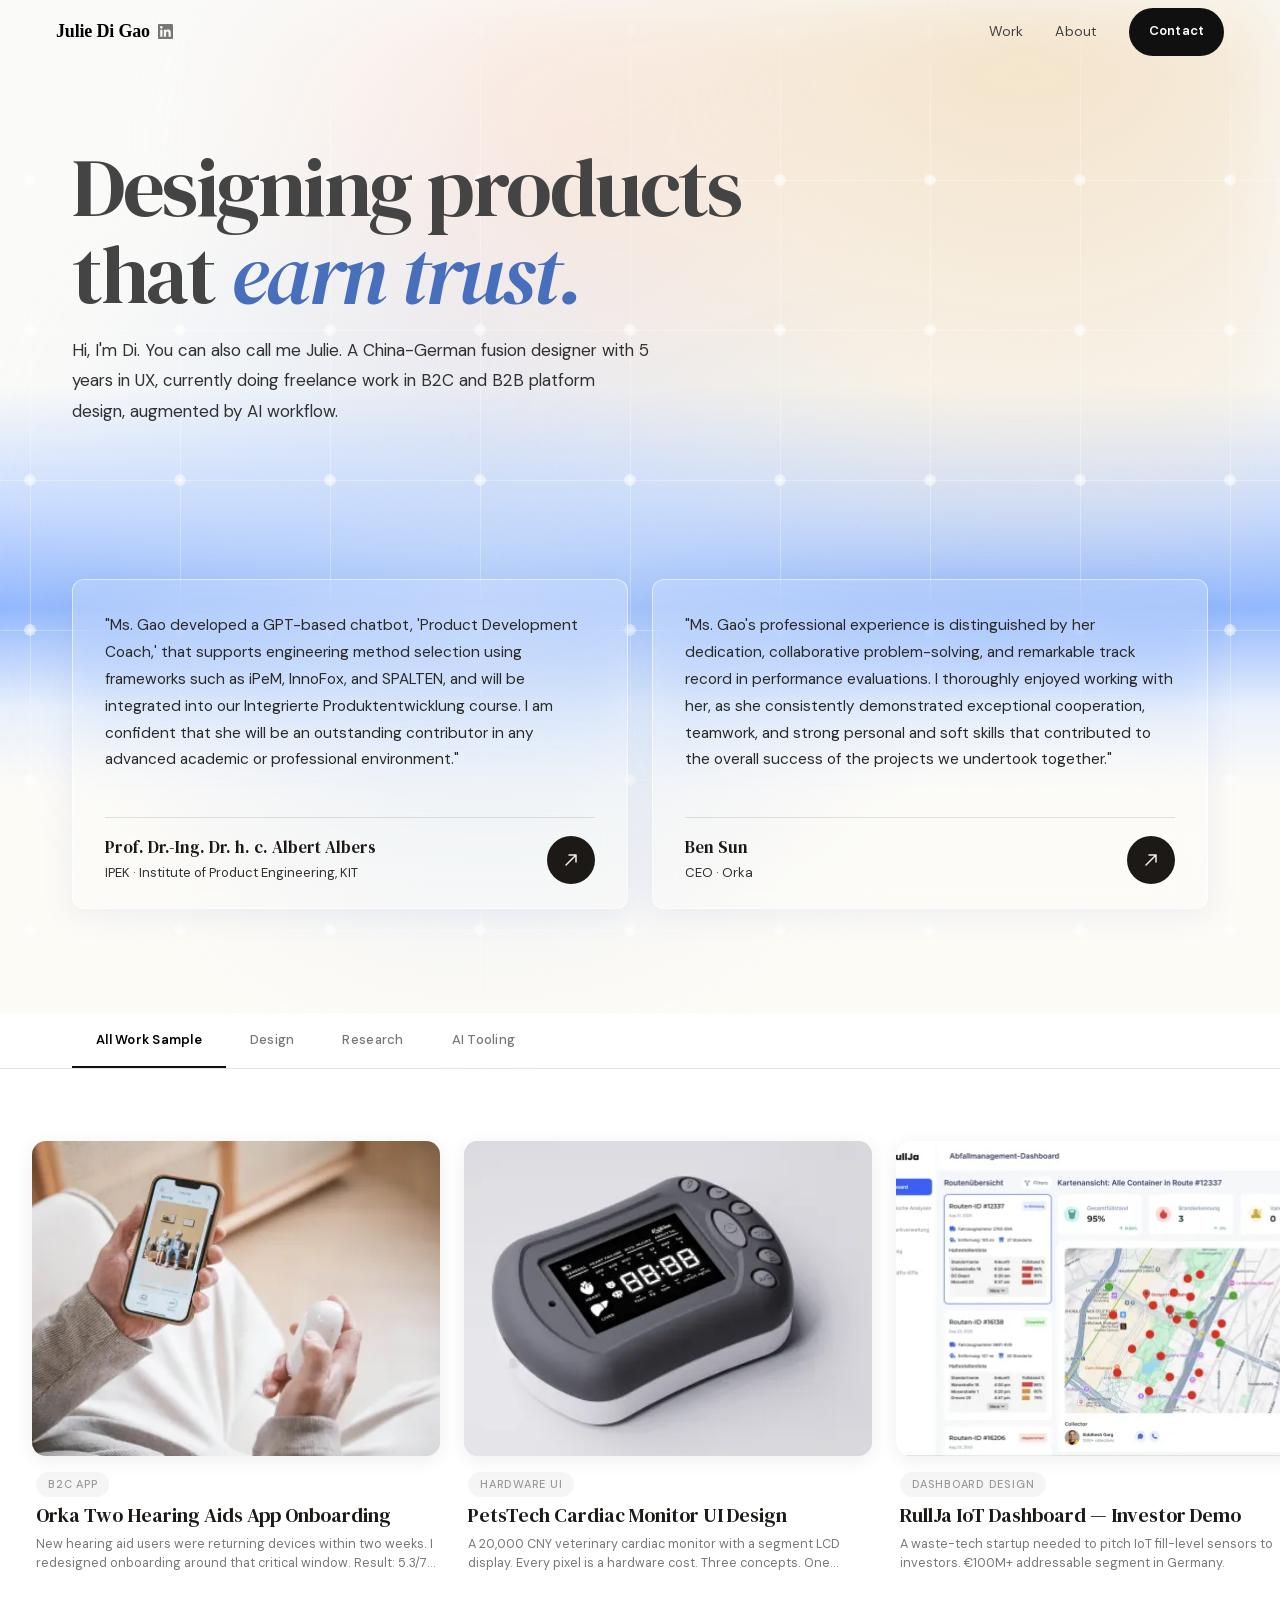
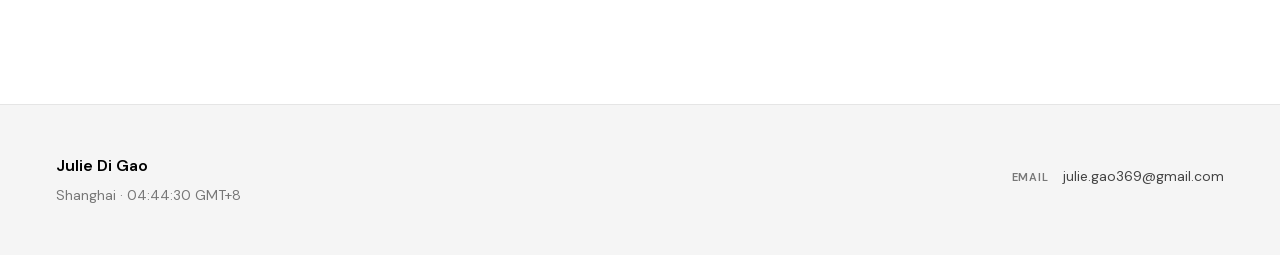
<file: index.html>
<!DOCTYPE html>
<html lang="en">
<head>
  <meta charset="UTF-8" />
  <meta name="viewport" content="width=device-width, initial-scale=1.0, viewport-fit=cover" />
  <title>Julie Di Gao — Product Designer · UX Research · AI</title>
  <meta name="description" content="Product designer with seven years across consumer electronics, medical devices, and industrial systems. Research-driven. Based in Shanghai." />
  <meta property="og:type" content="website" />
  <meta property="og:title" content="Julie Di Gao — Product Designer · UX Research · AI" />
  <meta property="og:description" content="Product designer with seven years across consumer electronics, medical devices, and industrial systems. Research-driven. Based in Shanghai." />
  <meta property="og:url" content="https://juliedigao.info/" />
  <meta property="og:image" content="https://juliedigao.info/img/orka-thumb.webp" />
  <meta name="twitter:card" content="summary_large_image" />
  <link rel="canonical" href="https://juliedigao.info/" />
  <link rel="preload" href="fonts/dm-sans-latin.woff2" as="font" type="font/woff2" crossorigin>
  <link rel="preload" href="fonts/dm-serif-display-normal-latin.woff2" as="font" type="font/woff2" crossorigin>
  <link rel="stylesheet" href="fonts.css" />
  <link rel="stylesheet" href="style.css" />
  <script type="application/ld+json">
  {
    "@context": "https://schema.org",
    "@type": "Person",
    "url": "https://juliedigao.info",
    "name": "Julie Di Gao",
    "alternateName": "Di Gao",
    "jobTitle": "Product Designer",
    "description": "Product designer with seven years across consumer electronics, medical devices, and industrial systems. Research-driven. Based in Shanghai.",
    "sameAs": ["https://www.linkedin.com/in/julie-gao-9985a615b/"],
    "knowsAbout": ["UX Design", "UX Research", "AI Tooling", "Product Strategy", "Service Design"]
  }
  </script>
</head>
<body>

  <!-- TOP NAV -->
  <nav class="site-nav">
    <div class="nav-left">
      <a href="index.html" class="nav-name">Julie Di Gao</a>
      <a href="https://www.linkedin.com/in/julie-gao-9985a615b/" class="nav-linkedin" target="_blank" rel="noopener" aria-label="LinkedIn profile">
        <svg width="15" height="15" viewBox="0 0 24 24" fill="currentColor" aria-hidden="true">
          <path d="M20.447 20.452h-3.554v-5.569c0-1.328-.027-3.037-1.852-3.037-1.853 0-2.136 1.445-2.136 2.939v5.667H9.351V9h3.414v1.561h.046c.477-.9 1.637-1.85 3.37-1.85 3.601 0 4.267 2.37 4.267 5.455v6.286zM5.337 7.433a2.062 2.062 0 0 1-2.063-2.065 2.064 2.064 0 1 1 2.063 2.065zm1.782 13.019H3.555V9h3.564v11.452zM22.225 0H1.771C.792 0 0 .774 0 1.729v20.542C0 23.227.792 24 1.771 24h20.451C23.2 24 24 23.227 24 22.271V1.729C24 .774 23.2 0 22.222 0h.003z"/>
        </svg>
      </a>
    </div>
    <button class="nav-toggle" aria-label="Toggle menu" aria-expanded="false"><span></span><span></span><span></span></button>
    <div class="nav-links">
      <a href="#projects">Work</a>
      <a href="about.html">About</a>
      <a href="https://mail.google.com/mail/?view=cm&amp;to=julie.gao369@gmail.com" target="_blank" rel="noopener" class="nav-cta">Contact</a>
    </div>
  </nav>

  <main class="layout">

    <div class="hero-block">

    <!-- HERO -->
    <section class="hero-section">
      <div class="hero-inner">
        <h1 class="hero-title">Designing products<br>that <em>earn trust.</em></h1>
        <p class="hero-bio">Hi, I'm Di. You can also call me Julie. A China-German fusion designer with 5 years in UX, currently doing freelance work in B2C and B2B platform design, augmented by AI workflow.</p>
      </div>
    </section>

    <!-- ENDORSEMENTS (after hero) -->
    <section id="reviews" class="testimonials testimonials--hero">
      <div class="testimonials-inner">
        <div class="testimonials-grid">

          <div class="testimonial">
            <p class="testimonial-quote">"Ms. Gao developed a GPT-based chatbot, 'Product Development Coach,' that supports engineering method selection using frameworks such as iPeM, InnoFox, and SPALTEN, and will be integrated into our Integrierte Produktentwicklung course. I am confident that she will be an outstanding contributor in any advanced academic or professional environment."</p>
            <div class="testimonial-author">
              <div class="testimonial-author-info">
                <span class="testimonial-name">Prof. Dr.-Ing. Dr. h. c. Albert Albers</span>
                <span class="testimonial-role">IPEK · Institute of Product Engineering, KIT</span>
              </div>
              <a href="https://drive.google.com/file/d/1tdlXSylzmhAf9vjlkqF7maoI1d_9qmV9/view" target="_blank" rel="noopener" class="testimonial-arrow" aria-label="Read full reference letter">
                <svg width="16" height="16" viewBox="0 0 16 16" fill="none" aria-hidden="true"><path d="M3 13L13 3M13 3H6M13 3V10" stroke="currentColor" stroke-width="1.5" stroke-linecap="round" stroke-linejoin="round"/></svg>
              </a>
            </div>
          </div>

          <div class="testimonial">
            <p class="testimonial-quote">"Ms. Gao's professional experience is distinguished by her dedication, collaborative problem-solving, and remarkable track record in performance evaluations. I thoroughly enjoyed working with her, as she consistently demonstrated exceptional cooperation, teamwork, and strong personal and soft skills that contributed to the overall success of the projects we undertook together."</p>
            <div class="testimonial-author">
              <div class="testimonial-author-info">
                <span class="testimonial-name">Ben Sun</span>
                <span class="testimonial-role">CEO · Orka</span>
              </div>
              <a href="https://drive.google.com/file/d/1TQSXAxwFOmkfhooDOiuo72C9SazqI4s3/view" target="_blank" rel="noopener" class="testimonial-arrow" aria-label="Read full reference letter">
                <svg width="16" height="16" viewBox="0 0 16 16" fill="none" aria-hidden="true"><path d="M3 13L13 3M13 3H6M13 3V10" stroke="currentColor" stroke-width="1.5" stroke-linecap="round" stroke-linejoin="round"/></svg>
              </a>
            </div>
          </div>

        </div>
      </div>
    </section>

    </div><!-- /.hero-block -->

    <!-- FILTER BAR -->

    <div class="filter-bar">
      <div class="filter-inner">
        <div class="role-tabs" role="tablist" aria-label="Work categories" id="track-select">
          <button class="role-tab" role="tab" id="tab-all" data-role="all" aria-selected="false" aria-controls="panel-design panel-research panel-automation" tabindex="0">All Work Sample</button>
          <button class="role-tab" role="tab" id="tab-design" data-role="design" aria-selected="false" aria-controls="panel-design" tabindex="-1">Design</button>
          <button class="role-tab" role="tab" id="tab-research" data-role="research" aria-selected="false" aria-controls="panel-research" tabindex="-1">Research</button>
          <button class="role-tab" role="tab" id="tab-automation" data-role="automation" aria-selected="false" aria-controls="panel-automation" tabindex="-1">AI Tooling</button>
        </div>
      </div>
    </div>

    <!-- PROJECTS -->
    <section class="proj-scroll-section" id="projects">
      <div class="proj-scroll-track">

        <a href="orka-health.html" class="proj-card" data-group="design">
          <div class="proj-card-visual" style="background: linear-gradient(145deg, #FBDBD0 0%, #F3E1C6 100%);">
            <picture>
              <source srcset="img/orka-thumb-480w.webp 480w, img/orka-thumb-960w.webp 960w" sizes="(max-width: 768px) 100vw, 408px" type="image/webp">
              <img loading="lazy" src="img/orka-thumb.jpg" width="1440" height="920" alt="Orka Two hearing aids app onboarding screens" />
            </picture>
          </div>
          <div class="proj-card-body">
            <span class="proj-cat">B2C App</span>
            <h3 class="proj-card-title">Orka Two Hearing Aids App Onboarding</h3>
            <p class="proj-card-desc">New hearing aid users were returning devices within two weeks. I redesigned onboarding around that critical window. Result: 5.3/7 satisfaction score.</p>
          </div>
        </a>

        <a href="dog-cardiac.html" class="proj-card" data-group="design">
          <div class="proj-card-visual" style="background: linear-gradient(145deg, #C8DBF8 0%, #E2EDFF 100%);">
            <picture>
              <source srcset="img/petstech-480w.webp 480w, img/petstech-960w.webp 960w" sizes="(max-width: 768px) 100vw, 408px" type="image/webp">
              <img loading="lazy" src="img/petstech.jpg" width="4000" height="2247" alt="PetsTech cardiac monitor device" />
            </picture>
          </div>
          <div class="proj-card-body">
            <span class="proj-cat">Hardware UI</span>
            <h3 class="proj-card-title">PetsTech Cardiac Monitor UI Design</h3>
            <p class="proj-card-desc">A 20,000 CNY veterinary cardiac monitor with a segment LCD display. Every pixel is a hardware cost. Three concepts. One shipped.</p>
          </div>
        </a>

        <a href="rullja-app.html" class="proj-card" data-group="design">
          <div class="proj-card-visual" style="background: linear-gradient(145deg, #D4EDD6 0%, #C8DBF8 100%);">
            <picture>
              <source srcset="img/rullja/rullja-software-480w.webp 480w, img/rullja/rullja-software-960w.webp 960w" sizes="(max-width: 768px) 100vw, 408px" type="image/webp">
              <img loading="lazy" src="img/rullja/rullja-software.png" width="1756" height="1154" alt="RullJa IoT dashboard interface" />
            </picture>
          </div>
          <div class="proj-card-body">
            <span class="proj-cat">Dashboard Design</span>
            <h3 class="proj-card-title">RullJa IoT Dashboard — Investor Demo</h3>
            <p class="proj-card-desc">A waste-tech startup needed to pitch IoT fill-level sensors to investors. €100M+ addressable segment in Germany.</p>
          </div>
        </a>

        <a href="agile-cps.html" class="proj-card" data-group="research">
          <div class="proj-card-visual" style="background: linear-gradient(145deg, #93B8FD 0%, #C8DBF8 100%);">
            <picture>
              <source srcset="img/agile-cps-480w.webp 480w, img/agile-cps-960w.webp 960w" sizes="(max-width: 768px) 100vw, 408px" type="image/webp">
              <img loading="lazy" src="img/agile-cps.png" width="1000" height="618" alt="Agile CPS research visualization" />
            </picture>
          </div>
          <div class="proj-card-body">
            <span class="proj-cat">Research · ECIE 2025</span>
            <h3 class="proj-card-title">Agile Methods in CPS Startups &amp; SMEs</h3>
            <p class="proj-card-desc">Master's thesis published at ECIE 2025. 1,929 papers reviewed with an AI-assisted extraction workflow.</p>
          </div>
        </a>

        <a href="mercedes-ewagon.html" class="proj-card" data-group="research">
          <div class="proj-card-visual" style="background: linear-gradient(145deg, #F3E1C6 0%, #FBDBD0 100%);">
            <picture>
              <source srcset="img/mercedesetrolley-480w.webp 480w, img/mercedesetrolley-960w.webp 960w" sizes="(max-width: 768px) 100vw, 408px" type="image/webp">
              <img loading="lazy" src="img/mercedesetrolley.jpg" width="1600" height="1061" alt="Mercedes-Benz e-Wagen factory floor" />
            </picture>
          </div>
          <div class="proj-card-body">
            <span class="proj-cat">Service Design</span>
            <h3 class="proj-card-title">E-Wagen Simplification @ Mercedes-Benz</h3>
            <p class="proj-card-desc">Factory floor user research at Sindelfingen. Personas, journey maps, and a full service design for e-trolley sharing.</p>
          </div>
        </a>

        <a href="german-telehealth.html" class="proj-card" data-group="research">
          <div class="proj-card-visual" style="background: linear-gradient(145deg, #E0DAEE 0%, #C8DBF8 100%);">
            <picture>
              <source srcset="img/telehealth-de-480w.webp 480w, img/telehealth-de-960w.webp 960w" sizes="(max-width: 768px) 100vw, 408px" type="image/webp">
              <img loading="lazy" src="img/telehealth-de.png" width="920" height="690" alt="German telehealth infrastructure mapping" />
            </picture>
          </div>
          <div class="proj-card-body">
            <span class="proj-cat">Critical Infrastructure</span>
            <h3 class="proj-card-title">German Telehealth Infrastructure Mapping</h3>
            <p class="proj-card-desc">Mapped German hospital network architectures as a structural baseline for NIS2 threat modeling. Commissioned by KIT OCI.</p>
          </div>
        </a>

        <a href="rullja-smart-bin.html" class="proj-card" data-group="research">
          <div class="proj-card-visual" style="background: linear-gradient(145deg, #D4EDD6 0%, #F3E1C6 100%);">
            <picture>
              <source srcset="img/rullja-bin-480w.webp 480w, img/rullja-bin-960w.webp 960w" sizes="(max-width: 768px) 100vw, 408px" type="image/webp">
              <img loading="lazy" src="img/rullja-bin.png" width="1100" height="757" alt="Rullja smart bin sensor" />
            </picture>
          </div>
          <div class="proj-card-body">
            <span class="proj-cat">Market Research</span>
            <h3 class="proj-card-title">Rullja Smart Bin Sensor — Market Report</h3>
            <p class="proj-card-desc">TAM/SAM/SOM sizing, 10 competitors mapped, buyer segmentation, and a three-phase go-to-market for the municipal space.</p>
          </div>
        </a>

        <a href="ipek-gpt.html" class="proj-card" data-group="automation">
          <div class="proj-card-visual" style="background: linear-gradient(145deg, #F3E1C6 0%, #FBDBD0 100%);">
            <picture>
              <source srcset="img/ipek-gpt-thumb-480w.webp 480w, img/ipek-gpt-thumb-960w.webp 960w" sizes="(max-width: 768px) 100vw, 408px" type="image/webp">
              <img loading="lazy" src="img/ipek-gpt-thumb.jpg" width="1600" height="1066" alt="IPEK AI Consultant interface" />
            </picture>
          </div>
          <div class="proj-card-body">
            <span class="proj-cat">AI Tooling</span>
            <h3 class="proj-card-title">Engineering Knowledge into an AI Consultant</h3>
            <p class="proj-card-desc">Two AI tools for KIT IPEK. Used by 50+ students. Built at zero software cost in half the expected timeline.</p>
          </div>
        </a>

        <div class="proj-card card--nda" data-group="automation"
             role="button" tabindex="0"
             data-modal-title="Cincobox Bill AutoBot"
             data-modal-body="This work is confidential. Reach out to talk about how I approach this type of problem.">
          <div class="proj-card-visual" style="background: linear-gradient(145deg, #C8DBF8 0%, #D4EDD6 100%);">
            <picture>
              <source srcset="img/invoice-automation-480w.webp 480w, img/invoice-automation-960w.webp 960w" sizes="(max-width: 768px) 100vw, 408px" type="image/webp">
              <img loading="lazy" src="img/invoice-automation.png" width="1100" height="728" alt="Cincobox invoice automation" />
            </picture>
          </div>
          <div class="proj-card-body">
            <span class="proj-cat">Automation <span class="project-badge">Confidential</span></span>
            <h3 class="proj-card-title">Cincobox Bill AutoBot</h3>
            <p class="proj-card-desc">A CEO was losing one full day every month to manual invoicing. I restructured the database and built an automation.</p>
          </div>
        </div>

      </div>
    </section>

    <!-- PROJECTS: grouped list view (Design / Research / AI Tooling tabs) -->
    <div class="proj-list-section" hidden>
    <div class="content">
    <section class="projects-stage">

      <div class="projects-group" id="panel-design" data-group="design" hidden>

        <div class="proj-row fade-in">
          <div class="proj-image">
            <a href="orka-health.html">
              <picture>
                <source srcset="img/orka-thumb-480w.webp 480w, img/orka-thumb-960w.webp 960w" sizes="(max-width: 768px) 100vw, 408px" type="image/webp">
                <img loading="lazy" src="img/orka-thumb.jpg" width="1440" height="920" alt="Orka Two hearing aids app onboarding screens" />
              </picture>
            </a>
          </div>
          <div class="proj-text">
            <span class="proj-cat">B2C App</span>
            <h3 class="proj-title"><a href="orka-health.html">Orka Two Hearing Aids App Onboarding</a></h3>
            <hr class="proj-rule" />
            <p class="proj-meta">2020–23 | Interaction Design, Telehealth</p>
            <p class="proj-desc">New hearing aid users were returning devices within two weeks. I redesigned onboarding around that critical window. Result: 5.3/7 satisfaction score and a measurable drop in returns.</p>
          </div>
        </div>

        <div class="proj-row proj-row--flip fade-in">
          <div class="proj-text">
            <span class="proj-cat">Hardware UI</span>
            <h3 class="proj-title"><a href="dog-cardiac.html">PetsTech Cardiac Monitor UI Design</a></h3>
            <hr class="proj-rule" />
            <p class="proj-meta">2025 | Medical Device, Veterinary Tech</p>
            <p class="proj-desc">A 20,000 CNY veterinary cardiac monitor with a segment LCD display. Every pixel is a hardware cost. Three concepts. One shipped.</p>
          </div>
          <div class="proj-image">
            <a href="dog-cardiac.html">
              <picture>
                <source srcset="img/petstech-480w.webp 480w, img/petstech-960w.webp 960w" sizes="(max-width: 768px) 100vw, 408px" type="image/webp">
                <img loading="lazy" src="img/petstech.jpg" width="4000" height="2247" alt="PetsTech cardiac monitor device" />
              </picture>
            </a>
          </div>
        </div>

        <div class="proj-row fade-in">
          <div class="proj-image">
            <a href="rullja-app.html">
              <picture>
                <source srcset="img/rullja/rullja-software-480w.webp 480w, img/rullja/rullja-software-960w.webp 960w" sizes="(max-width: 768px) 100vw, 408px" type="image/webp">
                <img loading="lazy" src="img/rullja/rullja-software.png" width="1756" height="1154" alt="RullJa IoT dashboard interface" />
              </picture>
            </a>
          </div>
          <div class="proj-text">
            <span class="proj-cat">Dashboard Design</span>
            <h3 class="proj-title"><a href="rullja-app.html">RullJa IoT Dashboard — Investor Concept Demo</a></h3>
            <hr class="proj-rule" />
            <p class="proj-meta">2025 | IoT, Startup, Concept Demo</p>
            <p class="proj-desc">A waste-tech startup needed to pitch IoT fill-level sensors to investors. I built the dashboard and the market research behind it. €100M+ addressable segment in Germany.</p>
            <a href="rullja-app.html" class="proj-link">View project →</a>
          </div>
        </div>

      </div><!-- /panel-design -->

      <div class="projects-group" id="panel-research" data-group="research" hidden>

        <div class="proj-row fade-in">
          <div class="proj-image">
            <a href="agile-cps.html">
              <picture>
                <source srcset="img/agile-cps-480w.webp 480w, img/agile-cps-960w.webp 960w" sizes="(max-width: 768px) 100vw, 408px" type="image/webp">
                <img loading="lazy" src="img/agile-cps.png" width="1000" height="618" alt="Agile CPS research visualization" />
              </picture>
            </a>
          </div>
          <div class="proj-text">
            <span class="proj-cat">Research · ECIE 2025</span>
            <h3 class="proj-title"><a href="agile-cps.html">Developing CPS as Entrepreneurs: Agile Methods in Startups and SMEs</a></h3>
            <hr class="proj-rule" />
            <p class="proj-meta">2025 | Systematic Literature Review, AI-Assisted Research</p>
            <p class="proj-desc">Master's thesis selected by KIT IPEK for publication at ECIE 2025. I reviewed 1,929 papers using an AI-assisted extraction workflow, mapping how agile methods adapt across firm types in complex systems engineering.</p>
            <a href="agile-cps.html" class="proj-link">Read paper →</a>
          </div>
        </div>

        <div class="proj-row proj-row--flip fade-in">
          <div class="proj-text">
            <span class="proj-cat">Service Design</span>
            <h3 class="proj-title"><a href="mercedes-ewagon.html">E-Wagen Simplification @ Mercedes-Benz Sindelfingen</a></h3>
            <hr class="proj-rule" />
            <p class="proj-meta">2024 | Field Research, Ethnography, Mobility</p>
            <p class="proj-desc">Factory floor user research at Mercedes-Benz Sindelfingen. I built personas, journey maps, and a full service design for e-trolley sharing among assembly workers.</p>
          </div>
          <div class="proj-image">
            <a href="mercedes-ewagon.html">
              <picture>
                <source srcset="img/mercedesetrolley-480w.webp 480w, img/mercedesetrolley-960w.webp 960w" sizes="(max-width: 768px) 100vw, 408px" type="image/webp">
                <img loading="lazy" src="img/mercedesetrolley.jpg" width="1600" height="1061" alt="Mercedes-Benz e-Wagen factory floor" />
              </picture>
            </a>
          </div>
        </div>

        <div class="proj-row fade-in">
          <div class="proj-image">
            <a href="german-telehealth.html">
              <picture>
                <source srcset="img/telehealth-de-480w.webp 480w, img/telehealth-de-960w.webp 960w" sizes="(max-width: 768px) 100vw, 408px" type="image/webp">
                <img loading="lazy" src="img/telehealth-de.png" width="920" height="690" alt="German telehealth infrastructure mapping" />
              </picture>
            </a>
          </div>
          <div class="proj-text">
            <span class="proj-cat">Critical Infrastructure</span>
            <h3 class="proj-title"><a href="german-telehealth.html">German Telehealth Infrastructure: Structural Mapping for Threat Modeling</a></h3>
            <hr class="proj-rule" />
            <p class="proj-meta">2025 | Commissioned Study · KIT OCI</p>
            <p class="proj-desc">Commissioned by a KIT doctoral researcher. I mapped the integration architectures of German hospital networks as a structural baseline for NIS2 threat modeling.</p>
          </div>
        </div>

        <div class="proj-row proj-row--flip fade-in">
          <div class="proj-text">
            <span class="proj-cat">Market Research</span>
            <h3 class="proj-title"><a href="rullja-smart-bin.html">Rullja Smart Bin Sensor — Market Research Report</a></h3>
            <hr class="proj-rule" />
            <p class="proj-meta">2025 | IoT, Smart City, Go-to-Market</p>
            <p class="proj-desc">A German IoT startup needed to know if there was a real market. I sized it (TAM/SAM/SOM), mapped 10 competitors, segmented buyers, and designed a three-phase go-to-market for entering the municipal space.</p>
            <a href="rullja-smart-bin.html" class="proj-link">View report →</a>
          </div>
          <div class="proj-image">
            <a href="rullja-smart-bin.html">
              <picture>
                <source srcset="img/rullja-bin-480w.webp 480w, img/rullja-bin-960w.webp 960w" sizes="(max-width: 768px) 100vw, 408px" type="image/webp">
                <img loading="lazy" src="img/rullja-bin.png" width="1100" height="757" alt="Rullja smart bin sensor" />
              </picture>
            </a>
          </div>
        </div>

      </div><!-- /panel-research -->

      <div class="projects-group" id="panel-automation" data-group="automation" hidden>

        <div class="proj-row fade-in">
          <div class="proj-image">
            <a href="ipek-gpt.html">
              <picture>
                <source srcset="img/ipek-gpt-thumb-480w.webp 480w, img/ipek-gpt-thumb-960w.webp 960w" sizes="(max-width: 768px) 100vw, 408px" type="image/webp">
                <img loading="lazy" src="img/ipek-gpt-thumb.jpg" width="1600" height="1066" alt="IPEK AI Consultant interface" />
              </picture>
            </a>
          </div>
          <div class="proj-text">
            <span class="proj-cat">AI Tooling</span>
            <h3 class="proj-title"><a href="ipek-gpt.html">Transform Product Engineering Knowledge into an AI Consultant</a></h3>
            <hr class="proj-rule" />
            <p class="proj-meta">2025 | Custom GPT, B2B, KIT IPEK</p>
            <p class="proj-desc">Two AI consulting tools for KIT's engineering institute. InnoFox Coach and Project Type Assessor are now used by 50+ students. Built at zero software cost in half the expected timeline.</p>
          </div>
        </div>

        <div class="proj-row proj-row--flip fade-in card--nda"
             role="button" tabindex="0"
             data-modal-title="Cincobox Bill AutoBot"
             data-modal-body="This work is confidential. Reach out to talk about how I approach this type of problem.">
          <div class="proj-text">
            <span class="proj-cat">Automation <span class="project-badge">Confidential</span></span>
            <h3 class="proj-title">Cincobox Bill AutoBot</h3>
            <hr class="proj-rule" />
            <p class="proj-meta">Ongoing · Agentic Build</p>
            <p class="proj-desc">A Colombian quality inspection CEO was losing one day every month to manual invoicing. As a contract-based project, I restructured his database and built an automation invoice tool to release his time from repetitive work.</p>
          </div>
          <div class="proj-image">
            <picture>
              <source srcset="img/invoice-automation-480w.webp 480w, img/invoice-automation-960w.webp 960w" sizes="(max-width: 768px) 100vw, 408px" type="image/webp">
              <img loading="lazy" src="img/invoice-automation.png" width="1100" height="728" alt="Cincobox invoice automation" style="opacity:0.85" />
            </picture>
          </div>
        </div>

      </div><!-- /panel-automation -->

    </section>
    </div><!-- /.content -->
    </div><!-- /.proj-list-section -->


  </main>

  <!-- FOOTER -->
  <footer id="contact" class="site-footer fade-in">
    <div class="footer-left">
      <span class="footer-name">Julie Di Gao</span>
      <span class="footer-tagline">Shanghai · <span id="clock" aria-hidden="true"></span></span>
    </div>
    <div class="footer-right">
      <div class="footer-contact-row">
        <span class="footer-contact-label">Email</span>
        <a href="https://mail.google.com/mail/?view=cm&to=julie.gao369@gmail.com" target="_blank" rel="noopener">julie.gao369@gmail.com</a>
      </div>
    </div>
  </footer>

  <!-- NDA Modal -->
  <div class="nda-modal" id="nda-modal" role="dialog" aria-modal="true" aria-labelledby="nda-modal-title" hidden>
    <div class="nda-modal-backdrop"></div>
    <div class="nda-modal-card">
      <button class="nda-modal-close" aria-label="Close dialog">&times;</button>
      <div class="nda-modal-lock">
        <svg xmlns="http://www.w3.org/2000/svg" width="24" height="24" viewBox="0 0 24 24" fill="none" stroke="currentColor" stroke-width="1.75" stroke-linecap="round" stroke-linejoin="round" aria-hidden="true">
          <rect x="3" y="11" width="18" height="11" rx="2" ry="2"/>
          <path d="M7 11V7a5 5 0 0 1 10 0v4"/>
        </svg>
      </div>
      <h2 class="nda-modal-title" id="nda-modal-title"></h2>
      <p class="nda-modal-body" id="nda-modal-body"></p>
      <div class="nda-modal-actions">
        <a href="https://calendar.app.google/rjYfn2XpzJs34tZLA" class="nda-modal-cta-primary" target="_blank" rel="noopener">Schedule a call</a>
        <a href="https://mail.google.com/mail/?view=cm&to=julie.gao369@gmail.com" class="nda-modal-cta-secondary" target="_blank" rel="noopener">Send an email</a>
      </div>
    </div>
  </div>

  <script src="script.js" defer></script>
  <script src="reference-banner.js"></script>
</body>
</html>
</file>
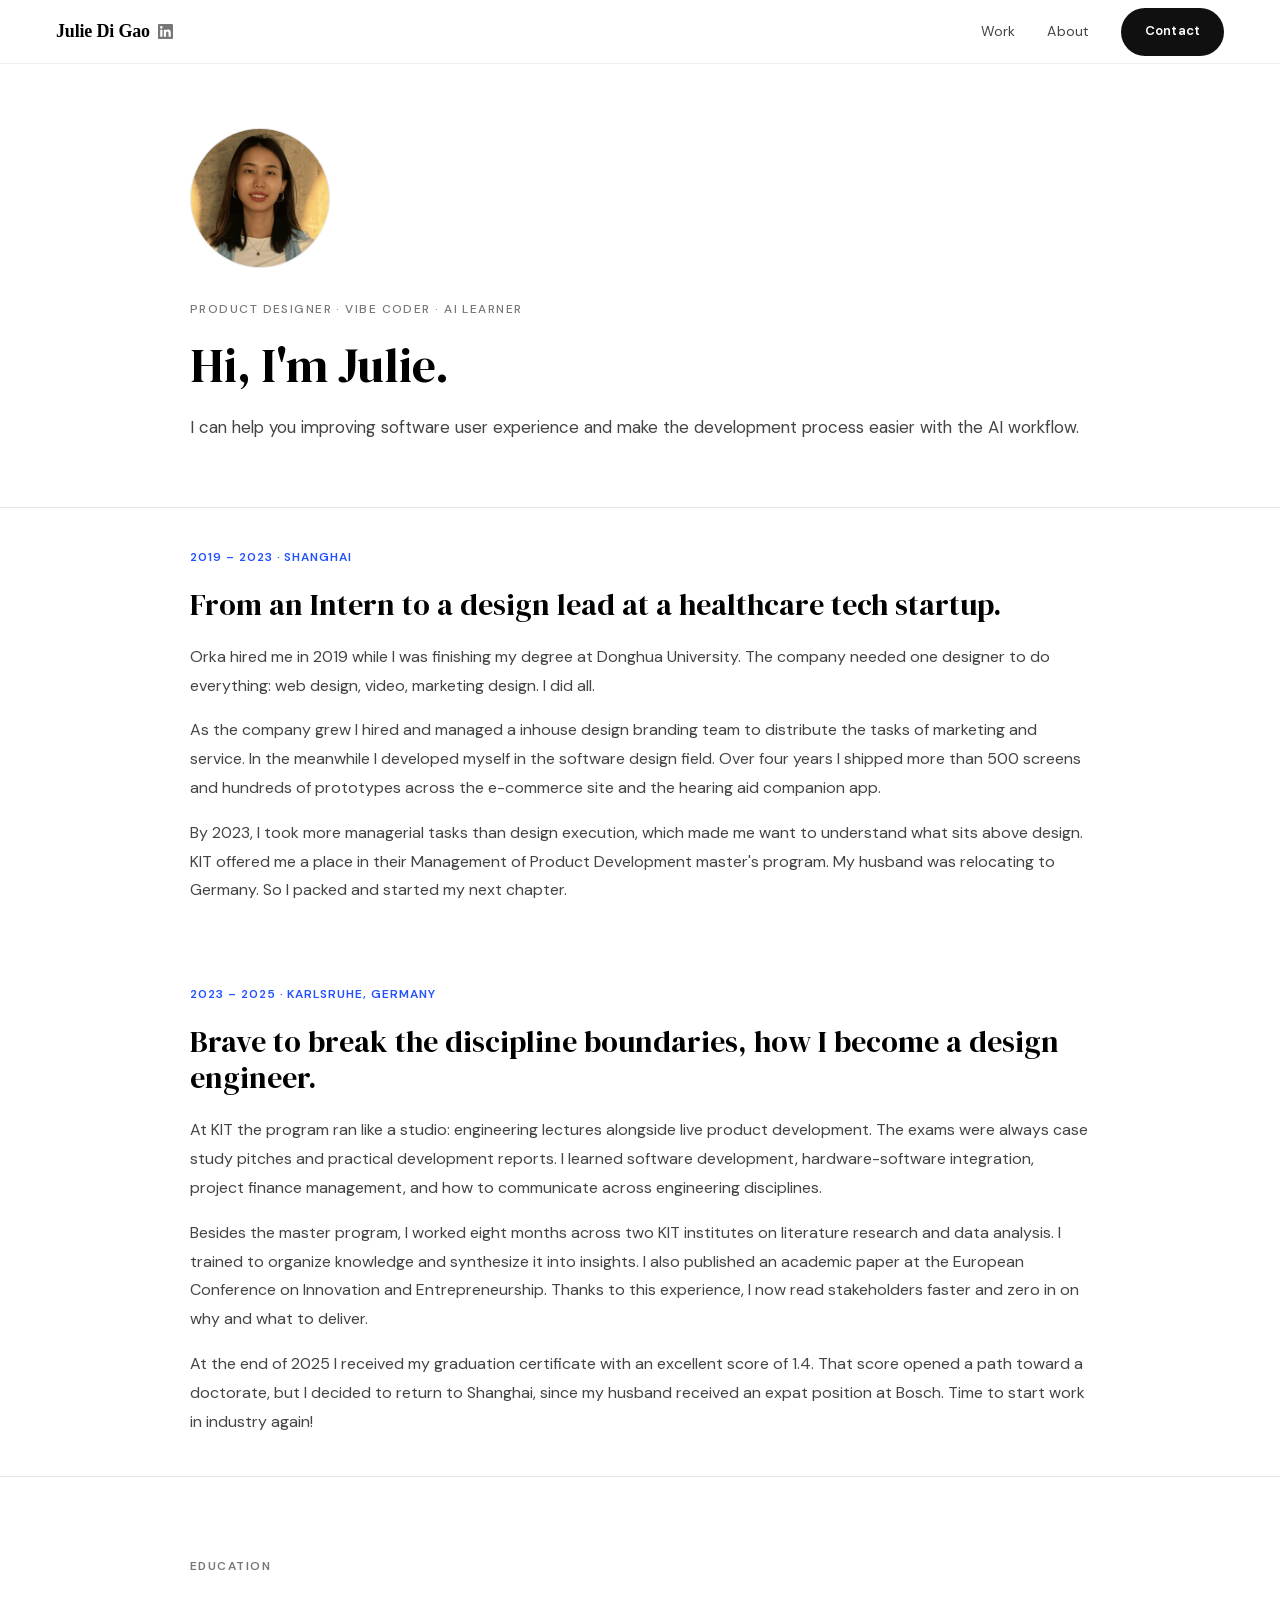
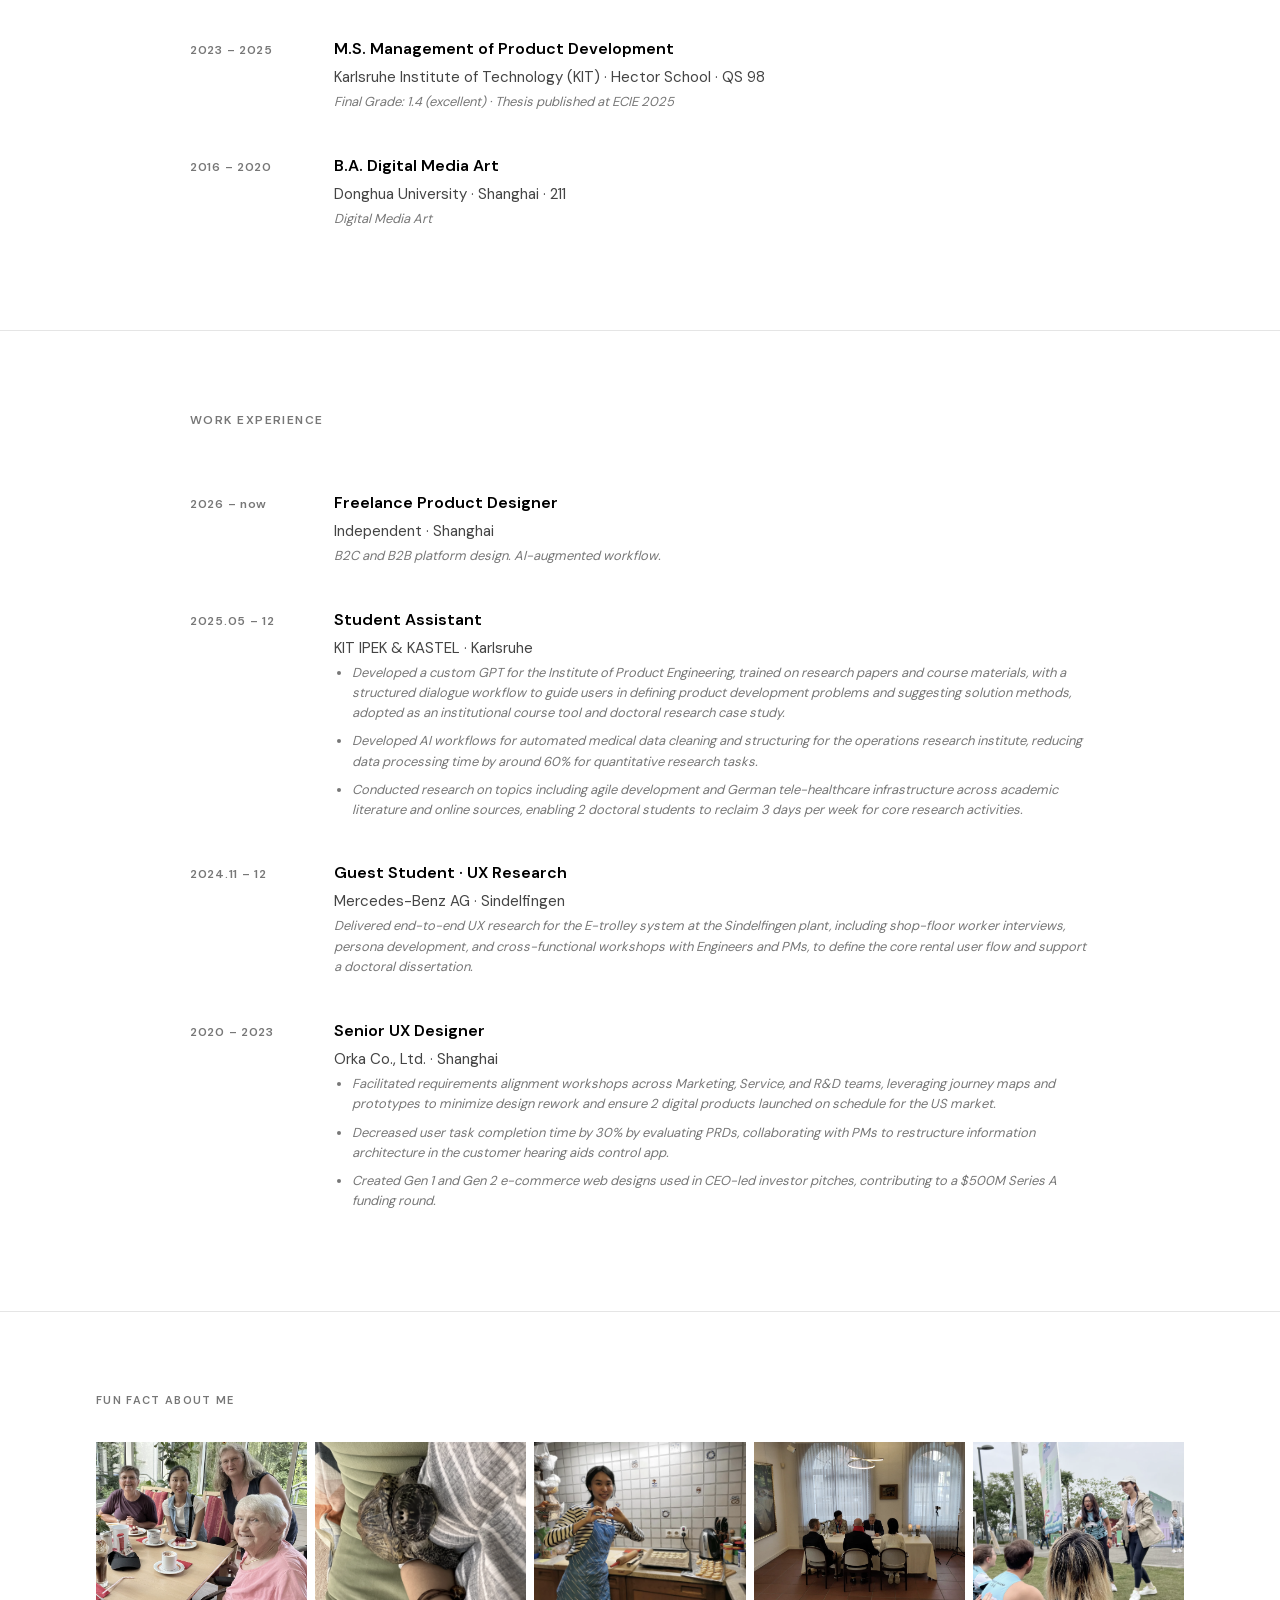
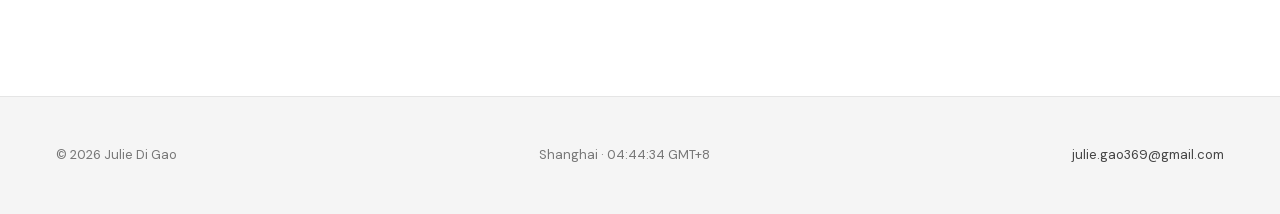
<file: about.html>
<!DOCTYPE html>
<html lang="en">
<head>
  <meta charset="UTF-8" />
  <meta name="viewport" content="width=device-width, initial-scale=1.0, viewport-fit=cover" />
  <title>About — Julie Di Gao</title>
  <meta name="description" content="Designer, researcher, and AI tooling builder. First designer at Orka Health. KIT alumna. Based in Shanghai." />
  <meta property="og:type" content="profile" />
  <meta property="og:title" content="About Julie Di Gao — Product Designer & UX Researcher" />
  <meta property="og:description" content="Designer, researcher, and AI tooling builder. First designer at Orka Health. KIT alumna. Based in Shanghai." />
  <meta property="og:url" content="https://juliedigao.info/about.html" />
  <meta property="og:image" content="https://juliedigao.info/img/orka-thumb.webp" />
  <meta name="twitter:card" content="summary_large_image" />
  <link rel="canonical" href="https://juliedigao.info/about.html" />
  <link rel="preload" href="fonts/dm-sans-latin.woff2" as="font" type="font/woff2" crossorigin>
  <link rel="preload" href="fonts/dm-serif-display-normal-latin.woff2" as="font" type="font/woff2" crossorigin>
  <link rel="stylesheet" href="fonts.css" />
  <link rel="stylesheet" href="style.css" />
</head>
<body class="cs-page">

  <nav class="site-nav">
    <div class="nav-left">
      <a href="index.html" class="nav-name">Julie Di Gao</a>
      <a href="https://www.linkedin.com/in/julie-gao-9985a615b/" class="nav-linkedin" target="_blank" rel="noopener" aria-label="LinkedIn profile">
        <svg width="15" height="15" viewBox="0 0 24 24" fill="currentColor" aria-hidden="true">
          <path d="M20.447 20.452h-3.554v-5.569c0-1.328-.027-3.037-1.852-3.037-1.853 0-2.136 1.445-2.136 2.939v5.667H9.351V9h3.414v1.561h.046c.477-.9 1.637-1.85 3.37-1.85 3.601 0 4.267 2.37 4.267 5.455v6.286zM5.337 7.433a2.062 2.062 0 0 1-2.063-2.065 2.064 2.064 0 1 1 2.063 2.065zm1.782 13.019H3.555V9h3.564v11.452zM22.225 0H1.771C.792 0 0 .774 0 1.729v20.542C0 23.227.792 24 1.771 24h20.451C23.2 24 24 23.227 24 22.271V1.729C24 .774 23.2 0 22.222 0h.003z"/>
        </svg>
      </a>
    </div>
    <button class="nav-toggle" aria-label="Toggle menu" aria-expanded="false"><span></span><span></span><span></span></button>
    <div class="nav-links">
      <a href="index.html#projects">Work</a>
      <a href="about.html" aria-current="page">About</a>
      <a href="https://mail.google.com/mail/?view=cm&amp;to=julie.gao369@gmail.com" target="_blank" rel="noopener" class="nav-cta">Contact</a>
    </div>
  </nav>

  <main class="about-page">

    <!-- ============================================================
         INTRO — white bg, text left, portrait placeholder right
    ============================================================ -->
    <section class="about-intro">
      <div class="about-intro-inner">
        <div class="about-intro-portrait">
          <picture>
            <source srcset="img/Julie.webp" type="image/webp">
            <img src="img/Julie.png" width="1234" height="1267" alt="Julie Di Gao" />
          </picture>
        </div>
        <div class="about-intro-text">
          <p class="about-eyebrow">Product Designer · Vibe Coder · AI Learner</p>
          <h1 class="about-headline">Hi, I'm Julie.</h1>
          <p class="about-sub">I can help you improving software user experience and make the development process easier with the AI workflow.</p>
        </div>
      </div>
    </section>

    <!-- ============================================================
         STORY
    ============================================================ -->
    <section class="about-body">
      <div class="about-chapters-inner">

        <article class="about-chapter">
          <p class="chapter-label">2019 – 2023 · Shanghai</p>
          <h2 class="chapter-heading">From an Intern to a design lead at a healthcare tech startup.</h2>
          <div class="chapter-text">
            <p>Orka hired me in 2019 while I was finishing my degree at Donghua University. The company needed one designer to do everything: web design, video, marketing design. I did all.</p>
            <p>As the company grew I hired and managed a inhouse design branding team to distribute the tasks of marketing and service. In the meanwhile I developed myself in the software design field. Over four years I shipped more than 500 screens and hundreds of prototypes across the e-commerce site and the hearing aid companion app.</p>
            <p>By 2023, I took more managerial tasks than design execution, which made me want to understand what sits above design. KIT offered me a place in their Management of Product Development master's program. My husband was relocating to Germany. So I packed and started my next chapter.</p>
          </div>
        </article>

        <article class="about-chapter">
          <p class="chapter-label">2023 – 2025 · Karlsruhe, Germany</p>
          <h2 class="chapter-heading">Brave to break the discipline boundaries, how I become a design engineer.</h2>
          <div class="chapter-text">
            <p>At KIT the program ran like a studio: engineering lectures alongside live product development. The exams were always case study pitches and practical development reports. I learned software development, hardware-software integration, project finance management, and how to communicate across engineering disciplines.</p>
            <p>Besides the master program, I worked eight months across two KIT institutes on literature research and data analysis. I trained to organize knowledge and synthesize it into insights. I also published an academic paper at the European Conference on Innovation and Entrepreneurship. Thanks to this experience, I now read stakeholders faster and zero in on why and what to deliver.</p>
            <p>At the end of 2025 I received my graduation certificate with an excellent score of 1.4. That score opened a path toward a doctorate, but I decided to return to Shanghai, since my husband received an expat position at Bosch. Time to start work in industry again!</p>
          </div>
        </article>

      </div>
    </section>

    <!-- ============================================================
         EDUCATION
    ============================================================ -->
    <section class="about-education">
      <div class="about-education-inner">
        <p class="about-section-label">Education</p>
        <div class="edu-timeline">

          <div class="edu-item">
            <div class="edu-meta"><span class="edu-year">2023 – 2025</span></div>
            <div class="edu-content">
              <p class="edu-degree">M.S. Management of Product Development</p>
              <p class="edu-school">Karlsruhe Institute of Technology (KIT) · Hector School · QS 98</p>
              <p class="edu-note">Final Grade: 1.4 (excellent) · Thesis published at ECIE 2025</p>
            </div>
          </div>

          <div class="edu-item">
            <div class="edu-meta"><span class="edu-year">2016 – 2020</span></div>
            <div class="edu-content">
              <p class="edu-degree">B.A. Digital Media Art</p>
              <p class="edu-school">Donghua University · Shanghai · 211</p>
              <p class="edu-note">Digital Media Art</p>
            </div>
          </div>

        </div>
      </div>
    </section>

    <!-- ============================================================
         WORK EXPERIENCE
    ============================================================ -->
    <section class="about-education">
      <div class="about-education-inner">
        <p class="about-section-label">Work Experience</p>
        <div class="edu-timeline">


          <div class="edu-item">
            <div class="edu-meta"><span class="edu-year">2026 – now</span></div>
            <div class="edu-content">
              <p class="edu-degree">Freelance Product Designer</p>
              <p class="edu-school">Independent · Shanghai</p>
              <p class="edu-note">B2C and B2B platform design. AI-augmented workflow.</p>
            </div>
          </div>
          <div class="edu-item">
            <div class="edu-meta"><span class="edu-year">2025.05 – 12</span></div>
            <div class="edu-content">
              <p class="edu-degree">Student Assistant</p>
              <p class="edu-school">KIT IPEK & KASTEL · Karlsruhe</p>
              <ul class="edu-note edu-note-list">
                <li>Developed a custom GPT for the Institute of Product Engineering, trained on research papers and course materials, with a structured dialogue workflow to guide users in defining product development problems and suggesting solution methods, adopted as an institutional course tool and doctoral research case study.</li>
                <li>Developed AI workflows for automated medical data cleaning and structuring for the operations research institute, reducing data processing time by around 60% for quantitative research tasks.</li>
                <li>Conducted research on topics including agile development and German tele-healthcare infrastructure across academic literature and online sources, enabling 2 doctoral students to reclaim 3 days per week for core research activities.</li>
              </ul>
            </div>
          </div>
          <div class="edu-item">
            <div class="edu-meta"><span class="edu-year">2024.11 – 12</span></div>
            <div class="edu-content">
              <p class="edu-degree">Guest Student · UX Research</p>
              <p class="edu-school">Mercedes-Benz AG · Sindelfingen</p>
              <p class="edu-note">Delivered end-to-end UX research for the E-trolley system at the Sindelfingen plant, including shop-floor worker interviews, persona development, and cross-functional workshops with Engineers and PMs, to define the core rental user flow and support a doctoral dissertation.</p>
            </div>
          </div>

          <div class="edu-item">
            <div class="edu-meta"><span class="edu-year">2020 – 2023</span></div>
            <div class="edu-content">
              <p class="edu-degree">Senior UX Designer</p>
              <p class="edu-school">Orka Co., Ltd. · Shanghai</p>
              <ul class="edu-note edu-note-list">
                <li>Facilitated requirements alignment workshops across Marketing, Service, and R&amp;D teams, leveraging journey maps and prototypes to minimize design rework and ensure 2 digital products launched on schedule for the US market.</li>
                <li>Decreased user task completion time by 30% by evaluating PRDs, collaborating with PMs to restructure information architecture in the customer hearing aids control app.</li>
                <li>Created Gen 1 and Gen 2 e-commerce web designs used in CEO-led investor pitches, contributing to a $500M Series A funding round.</li>
              </ul>
            </div>
          </div>

        </div>
      </div>
    </section>

    <!-- ============================================================
         FUN FACT
    ============================================================ -->
    <section class="speaking-section">
      <div class="speaking-inner">
        <div class="speaking-header">
          <p class="speaking-label">Fun fact about me</p>
        </div>
        <div class="speaking-photos">
          <div class="speaking-photo"><picture>
            <source srcset="img/About/about-germany-1.webp" type="image/webp">
            <img src="img/About/about-germany-1.jpg" width="1434" height="1622" alt="Conference presentation" />
          </picture></div>
          <div class="speaking-photo"><picture>
            <source srcset="img/About/about-germany-2.webp" type="image/webp">
            <img src="img/About/about-germany-2.jpg" width="4032" height="3024" alt="Workshop session" />
          </picture></div>
          <div class="speaking-photo"><picture>
            <source srcset="img/About/about-germany-3.webp" type="image/webp">
            <img src="img/About/about-germany-3.jpg" width="2048" height="1536" alt="Research presentation" />
          </picture></div>
          <div class="speaking-photo"><picture>
            <source srcset="img/About/about-germany-4.webp" type="image/webp">
            <img src="img/About/about-germany-4.jpg" width="1600" height="1200" alt="Academic conference" />
          </picture></div>
          <div class="speaking-photo"><picture>
            <source srcset="img/About/about-orka-4.webp" type="image/webp">
            <img src="img/About/about-orka-4.jpg" width="1210" height="1160" alt="Product design review" />
          </picture></div>
        </div>
      </div>
    </section>


  </main>

  <footer id="contact" class="site-footer">
    <span>&copy; 2026 Julie Di Gao</span>
    <span>Shanghai &middot; <span id="clock" aria-hidden="true"></span></span>
    <a href="mailto:julie.gao369@gmail.com">julie.gao369@gmail.com</a>
  </footer>

  <script src="script.js" defer></script>
</body>
</html>
</file>
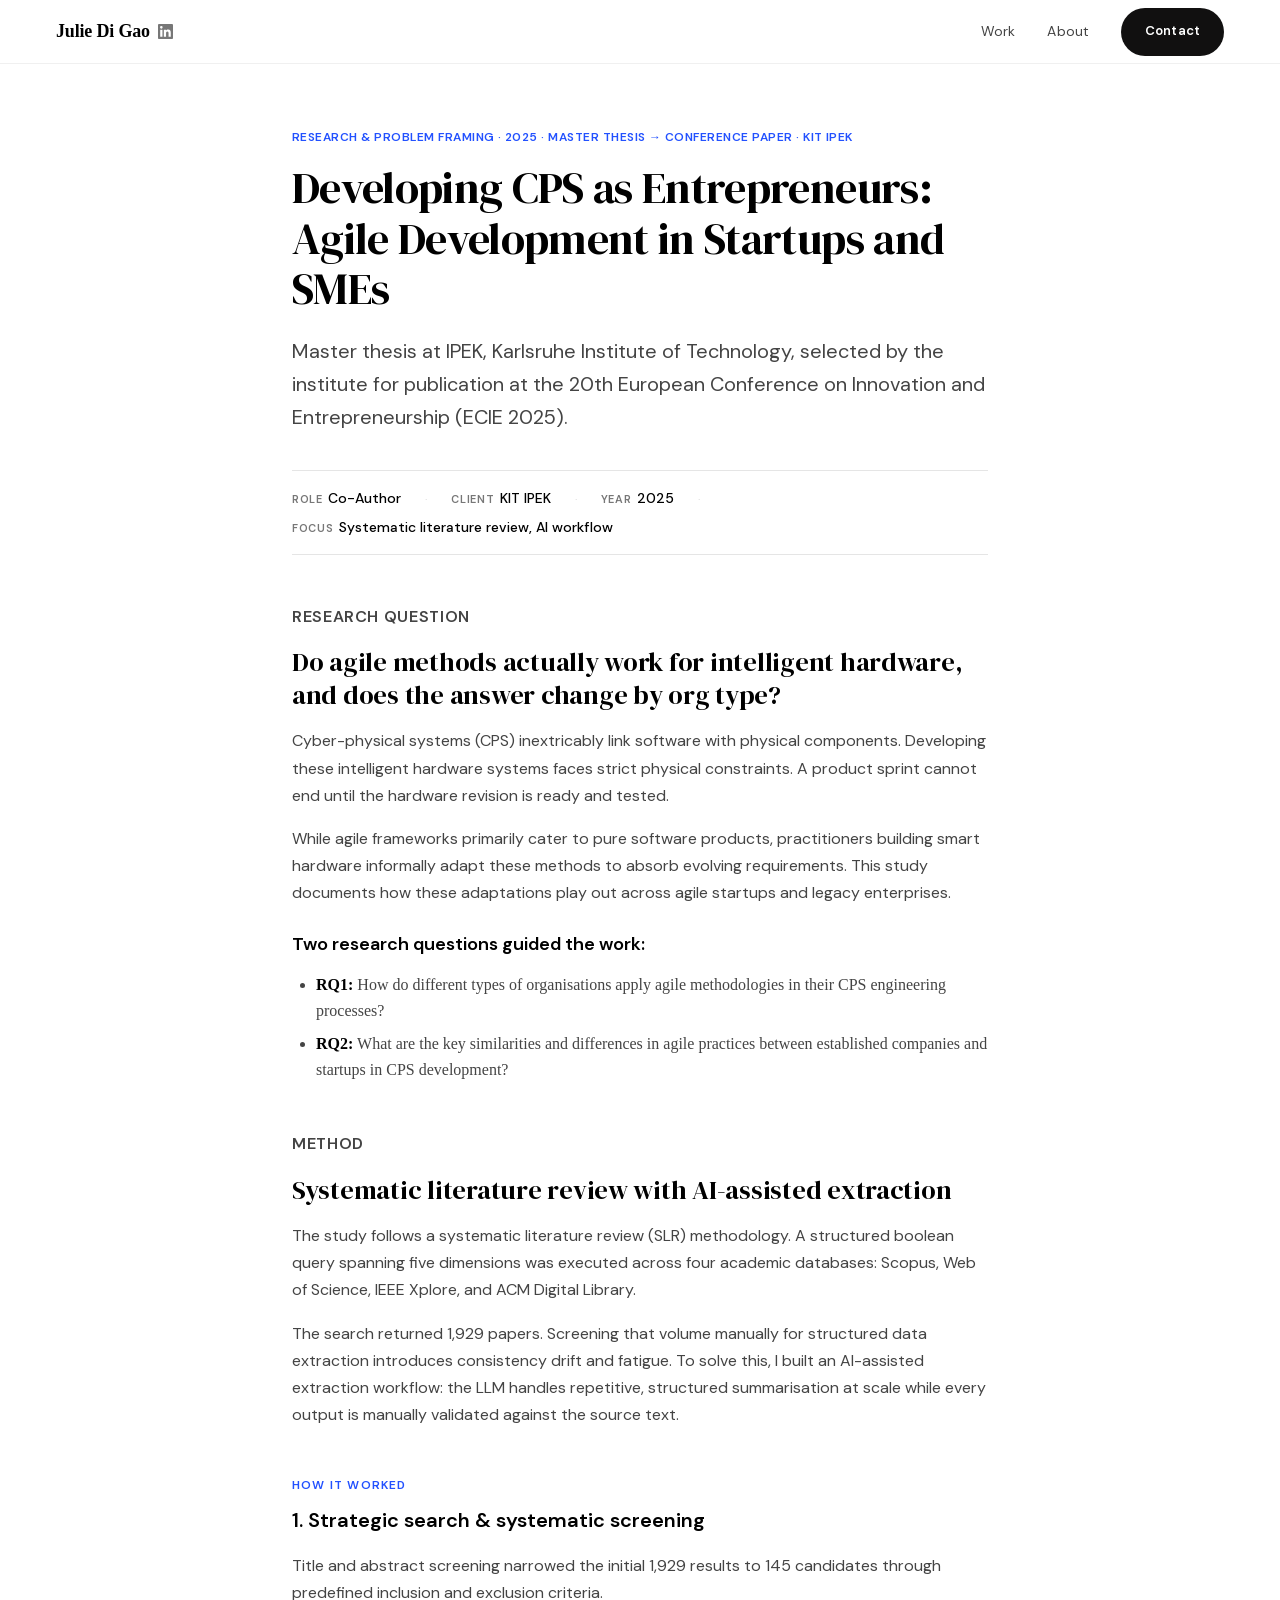
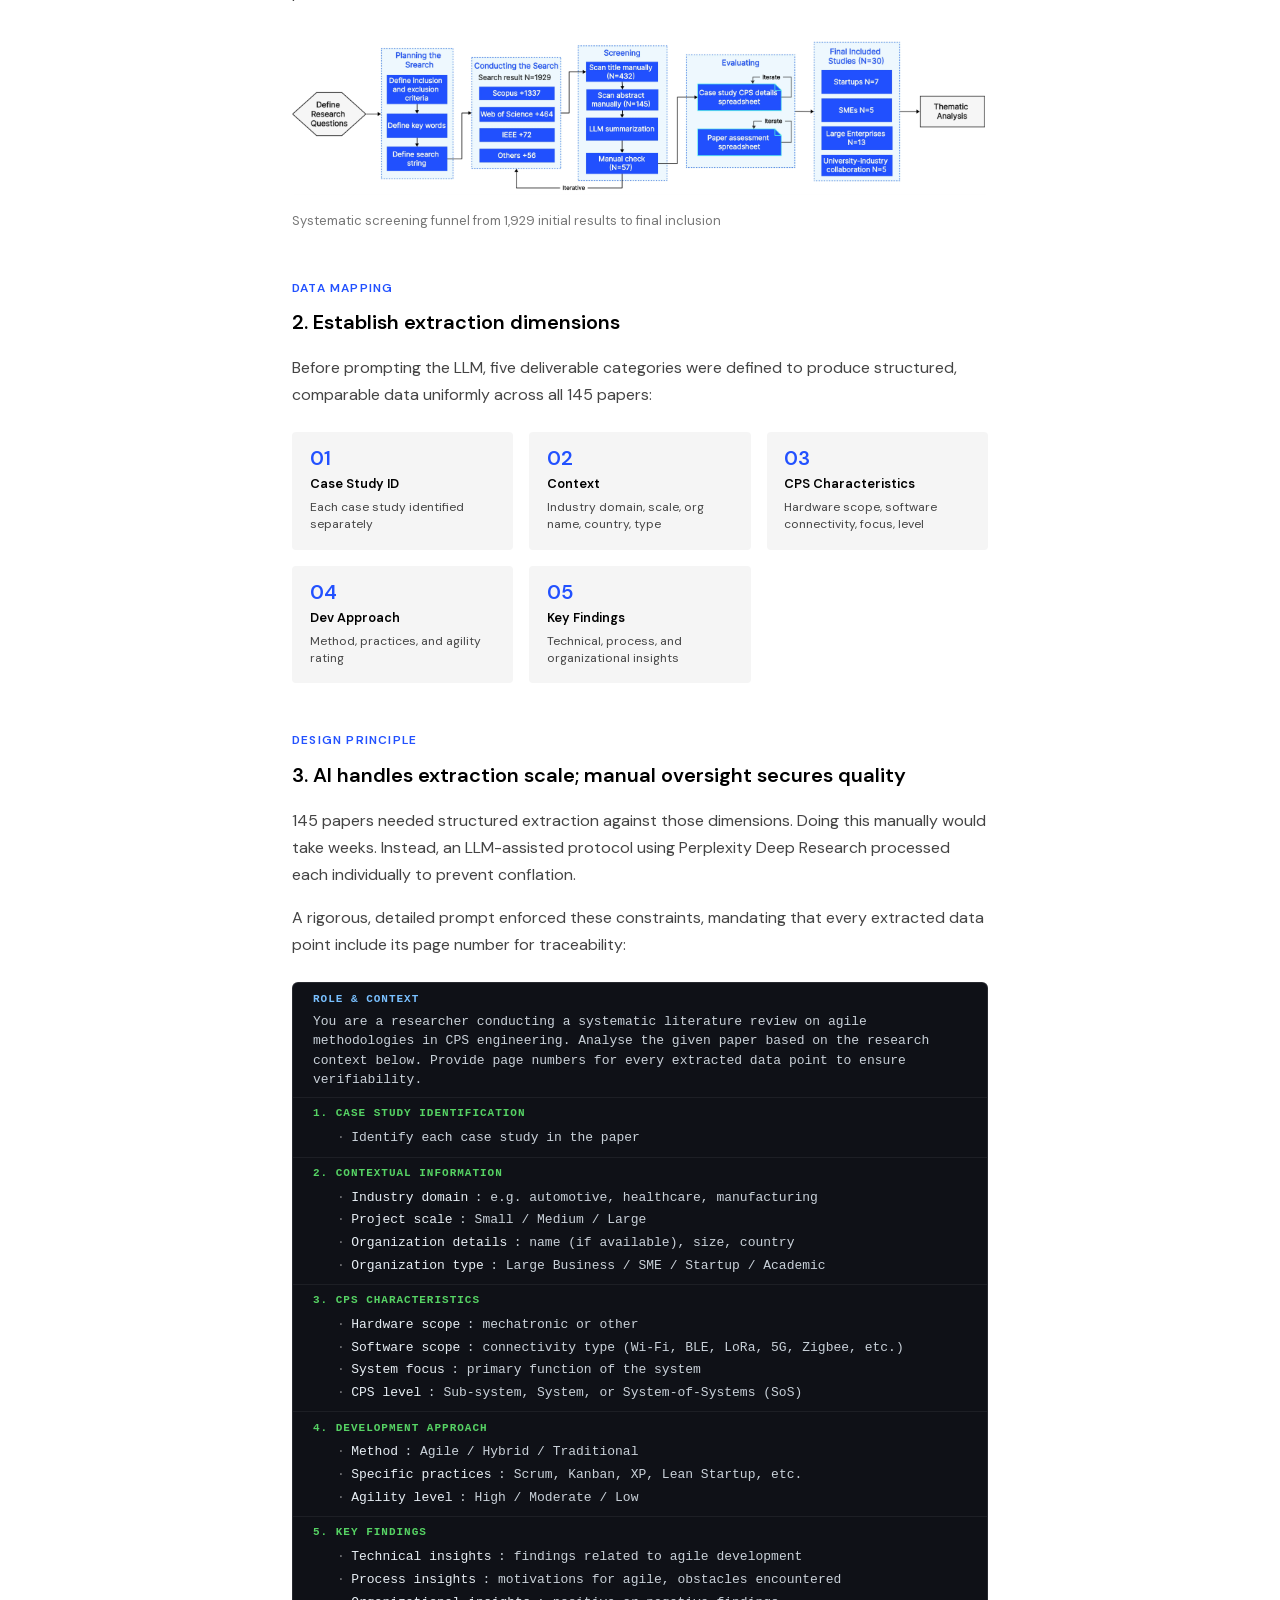
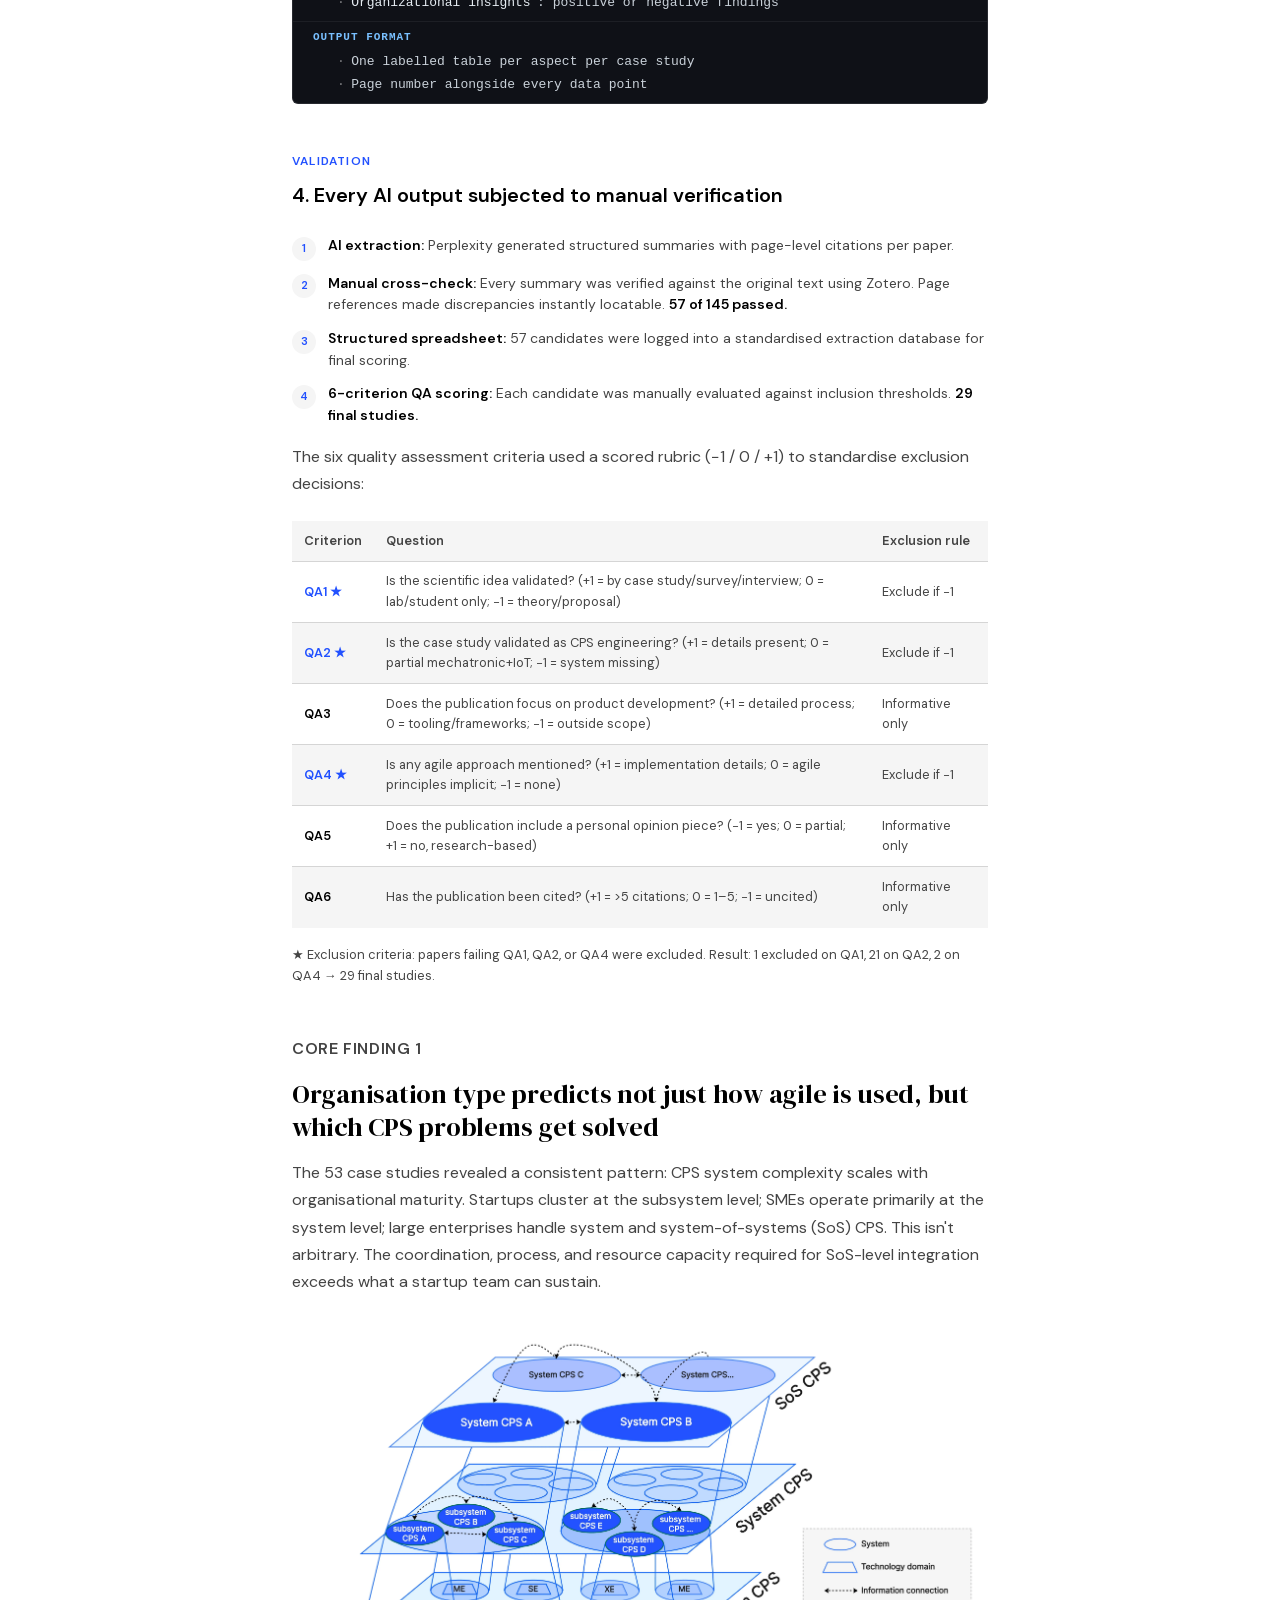
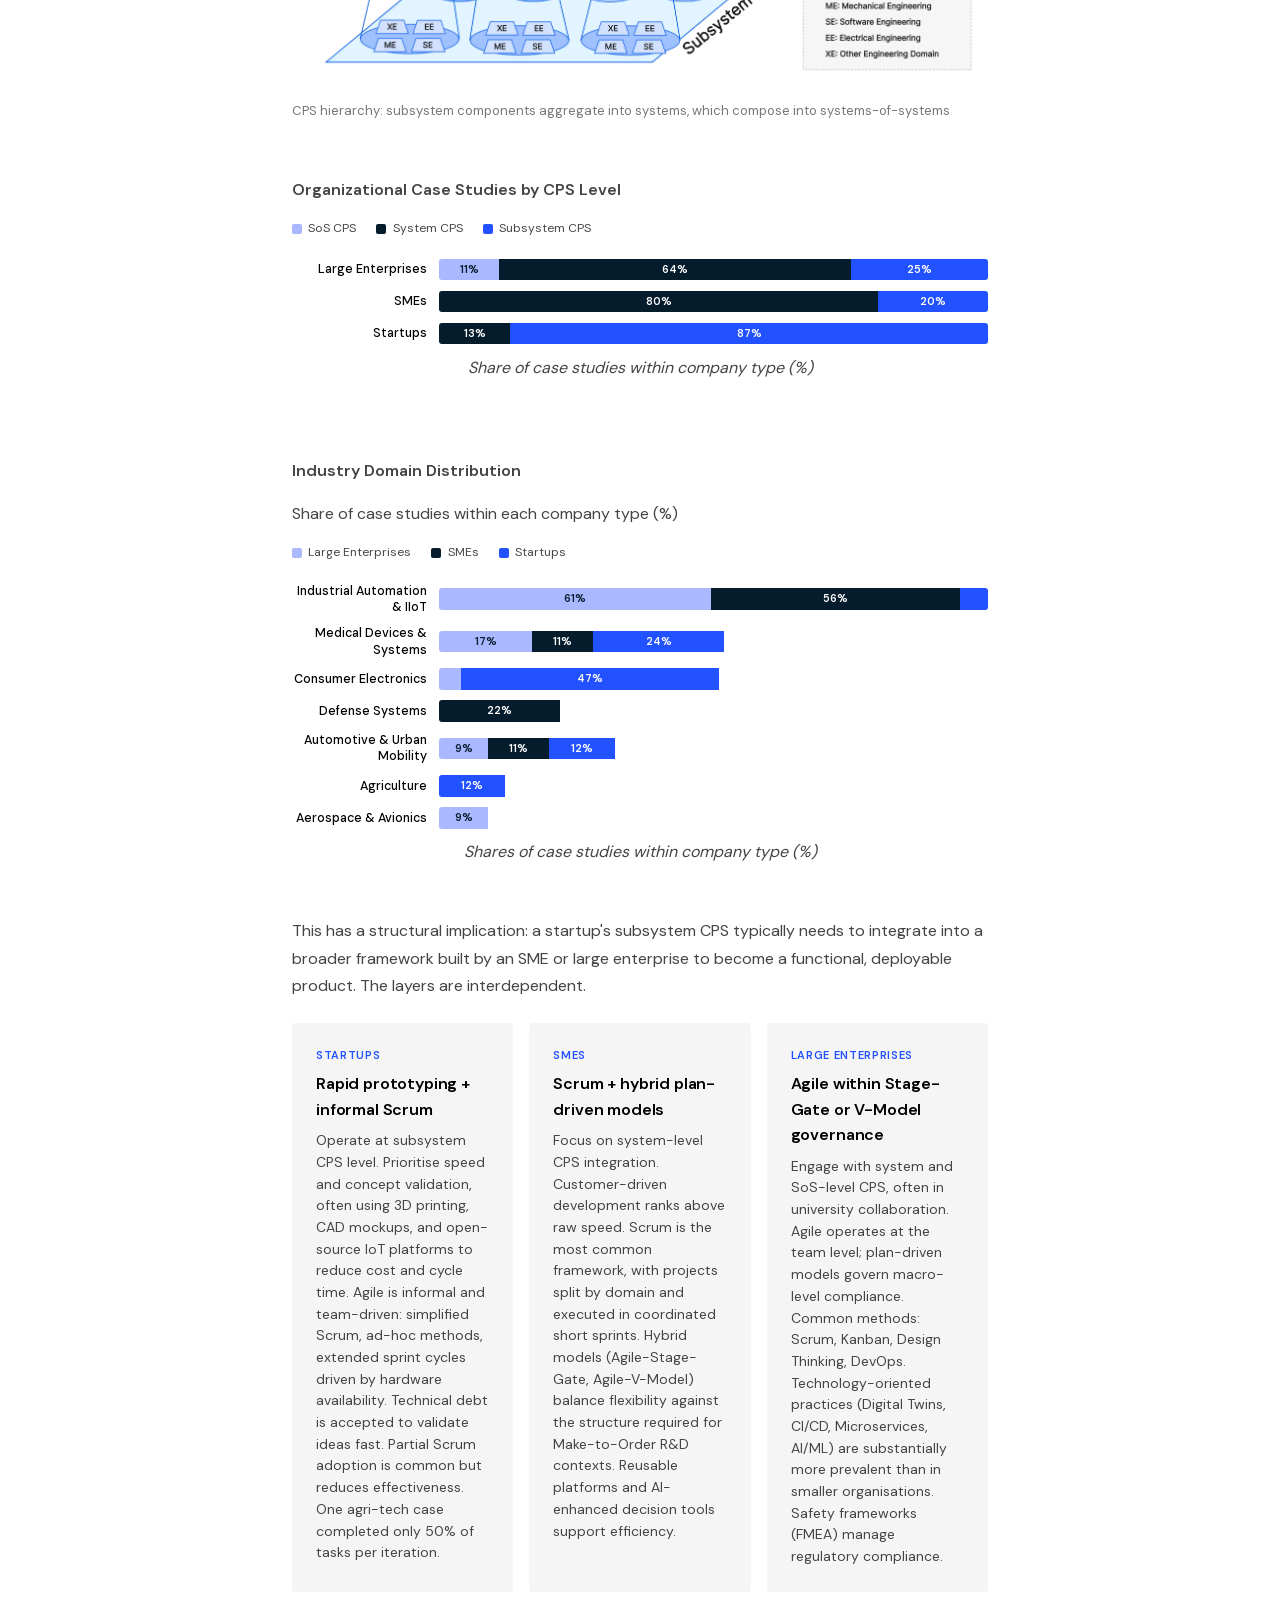
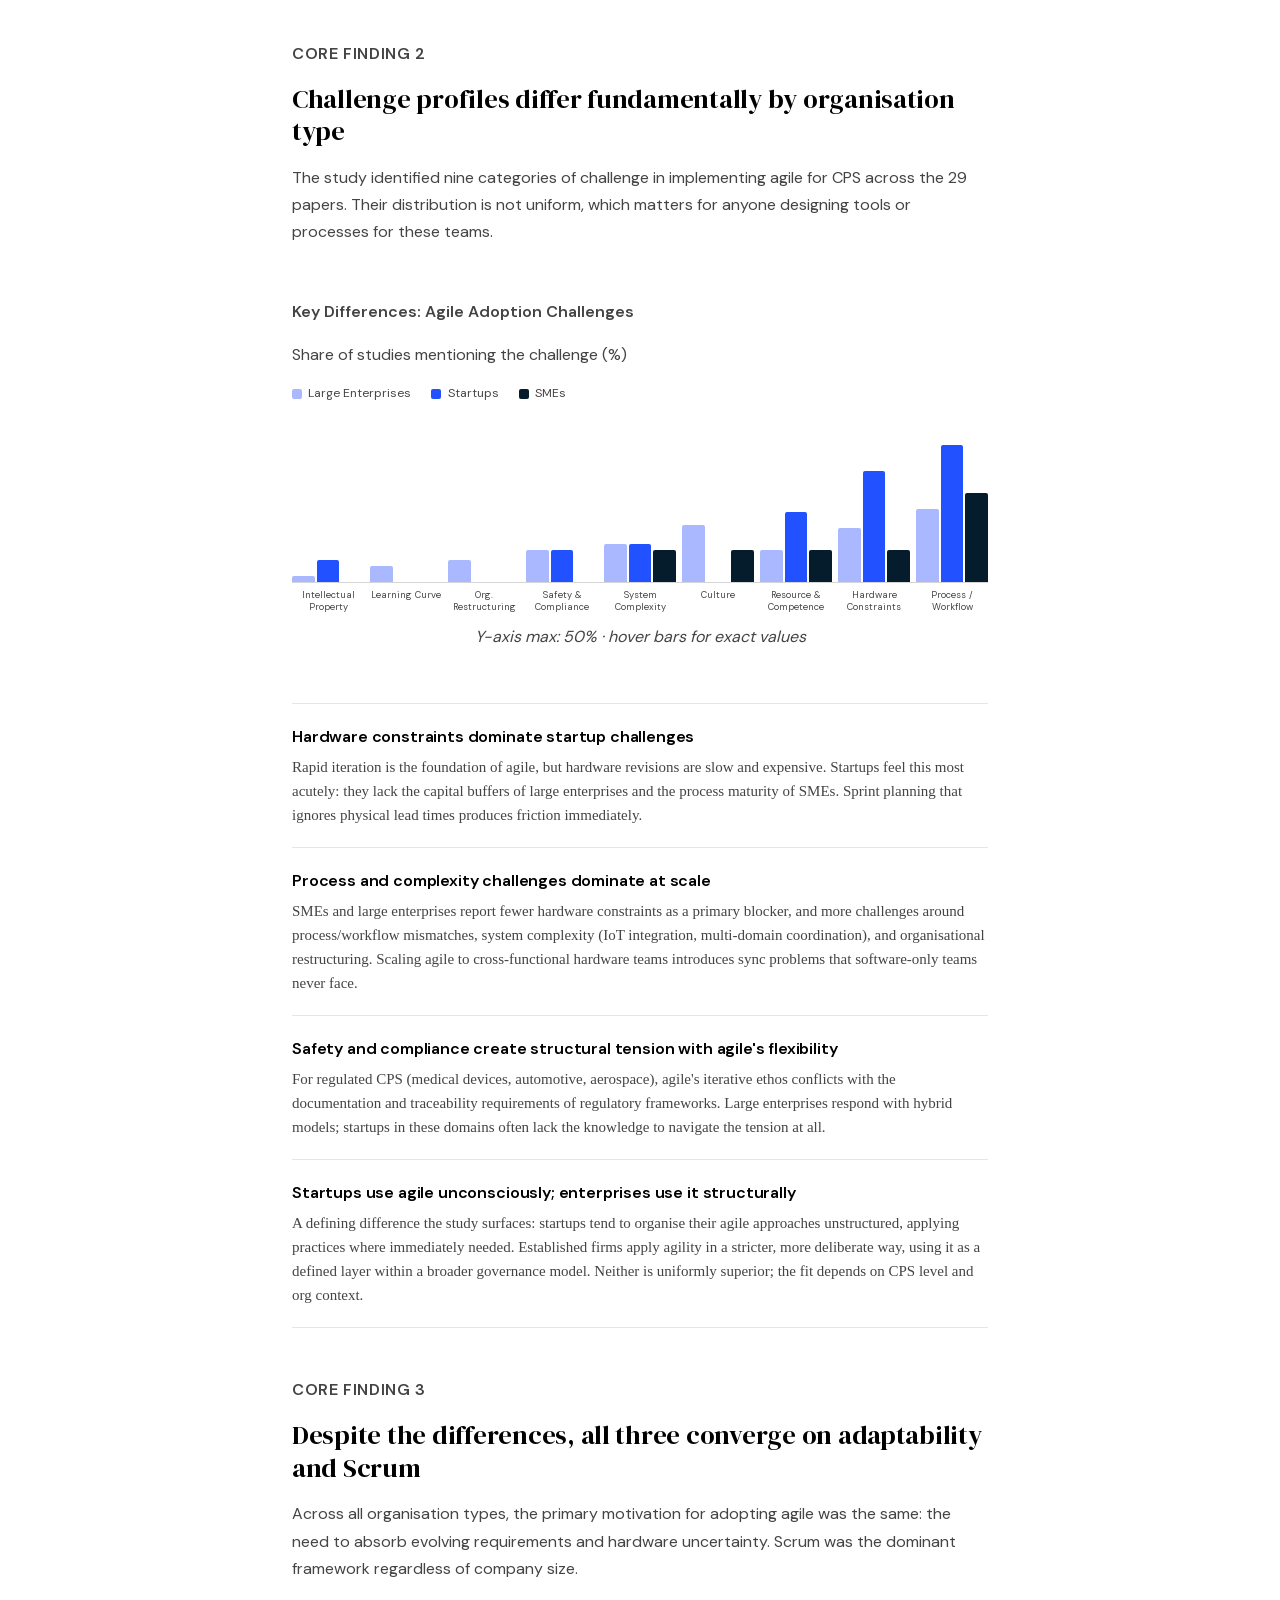
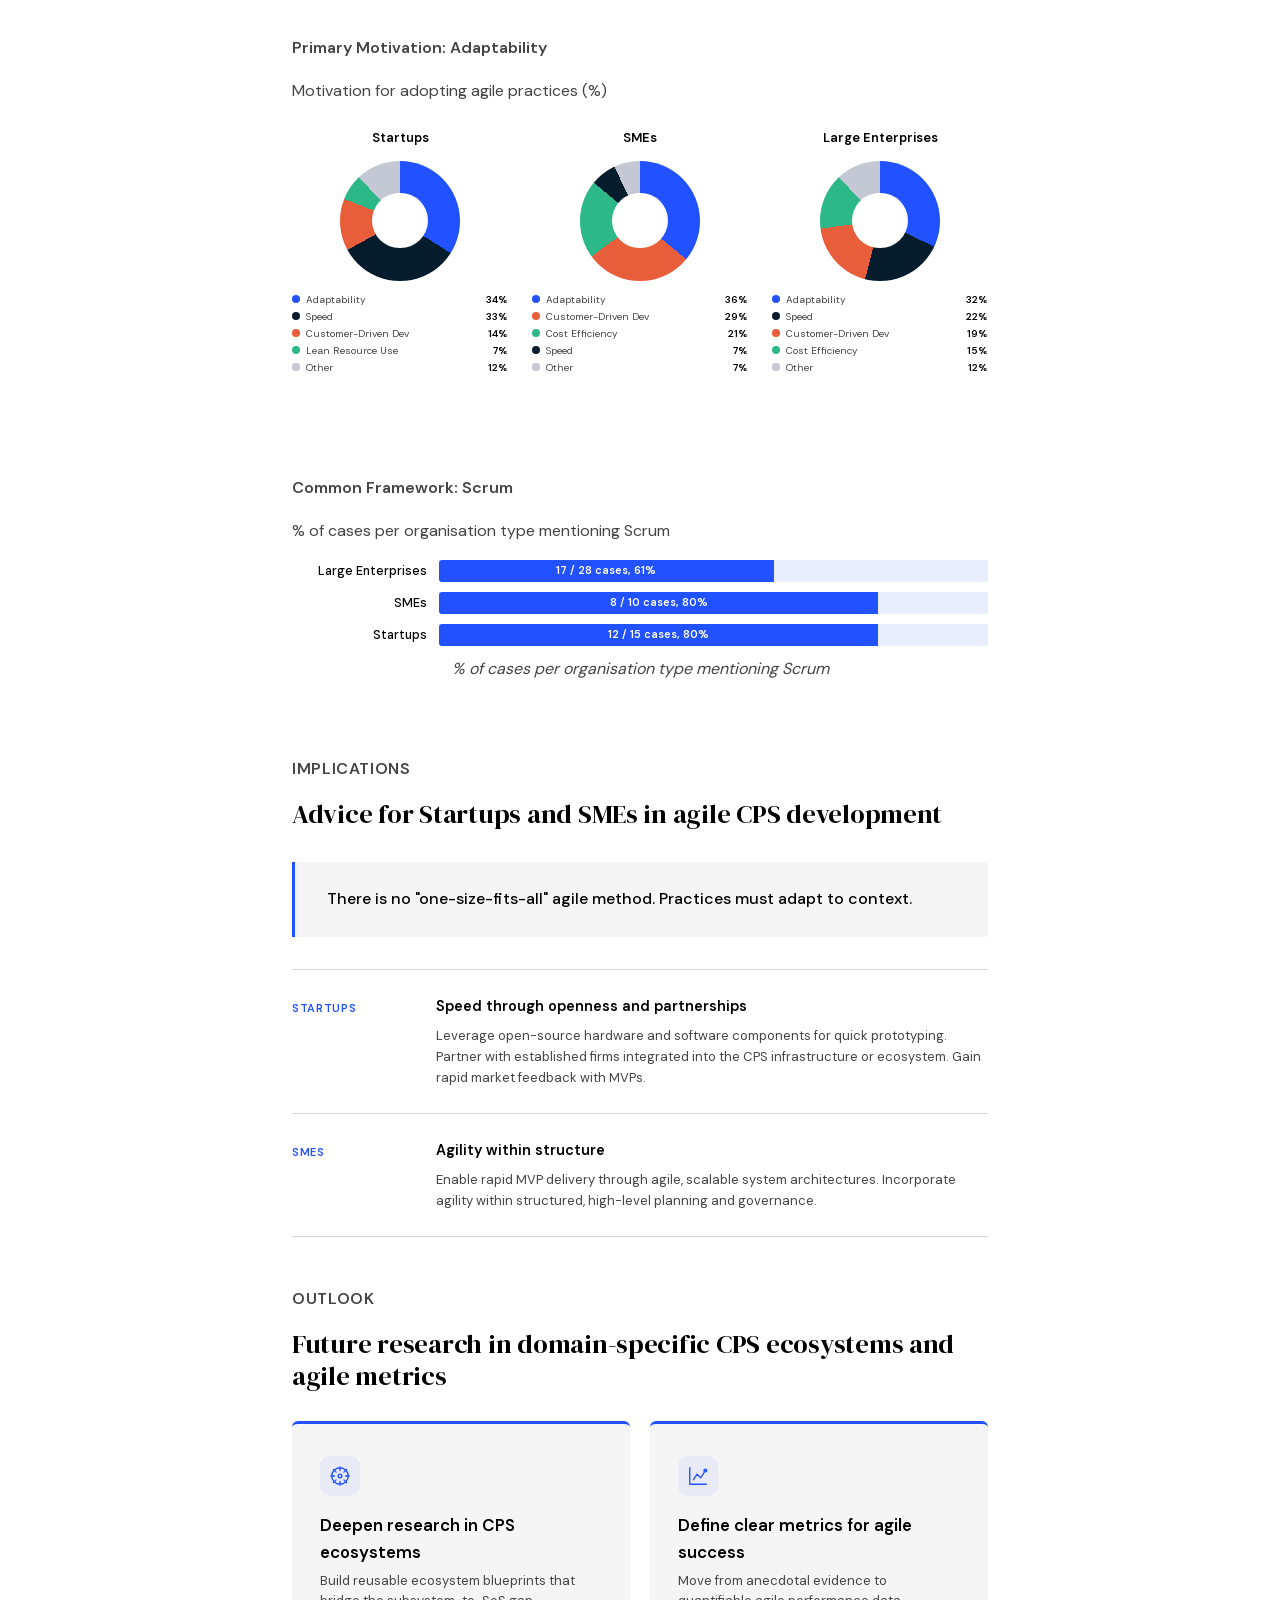
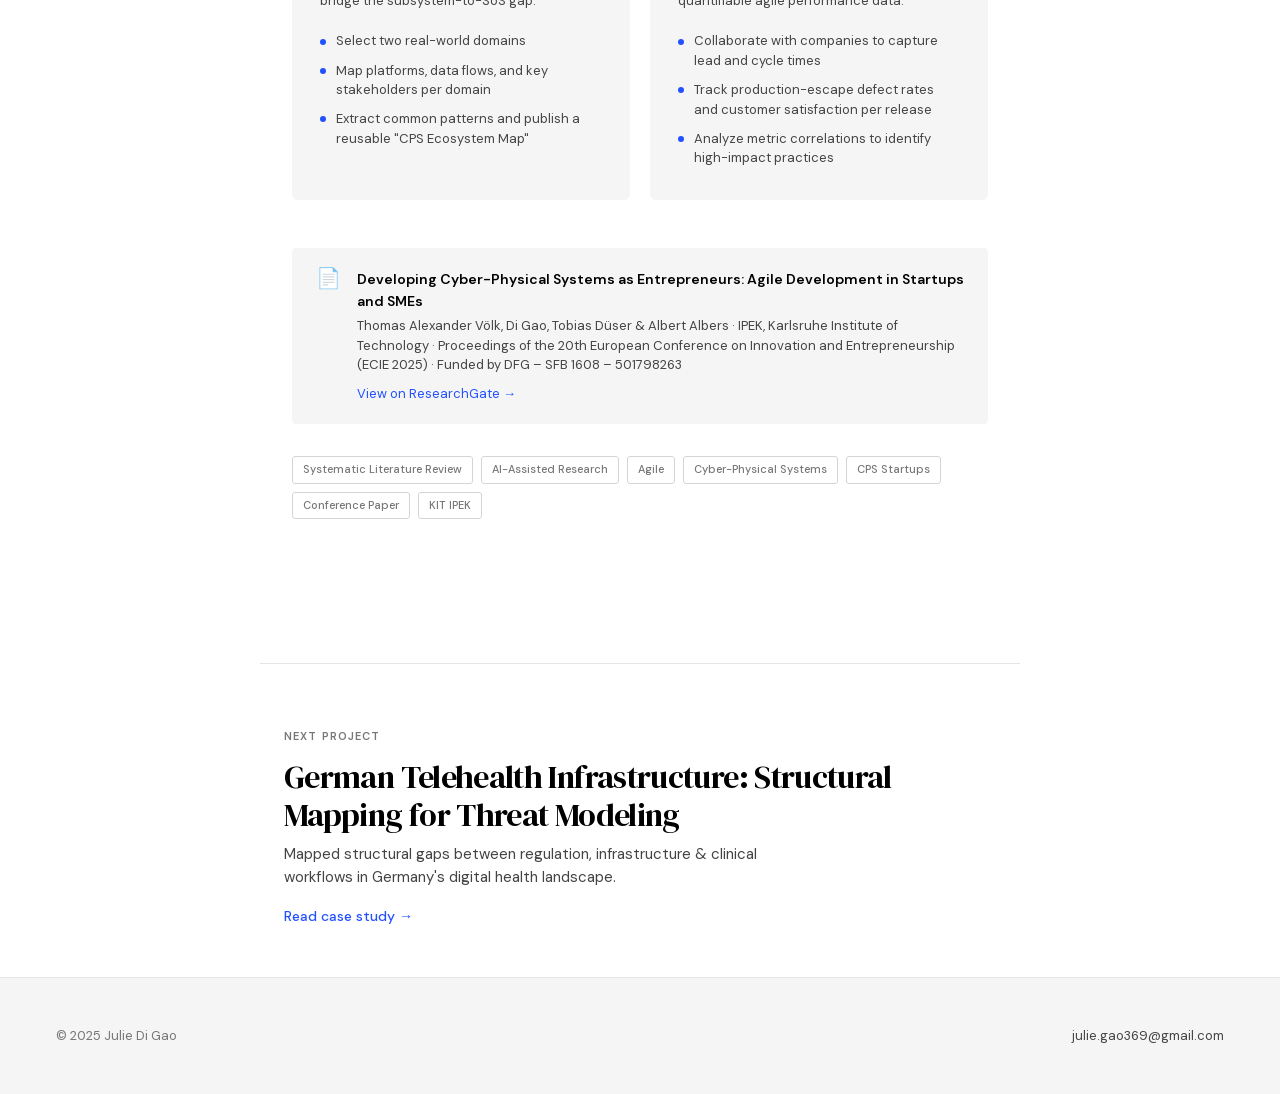
<file: agile-cps.html>
<!DOCTYPE html>
<html lang="en">
<head>
  <meta charset="UTF-8" />
  <meta name="viewport" content="width=device-width, initial-scale=1.0, viewport-fit=cover" />
  <title>Agile Methods in CPS Startups — ECIE 2025 Research · Julie Di Gao</title>
  <meta name="description" content="Master's thesis published at ECIE 2025. Systematic review of 1,929 papers on how agile methods adapt in CPS startups and SMEs, with an AI-assisted extraction workflow." />
  <meta property="og:type" content="article" />
  <meta property="og:title" content="Agile Methods in CPS Startups — ECIE 2025 Research · Julie Di Gao" />
  <meta property="og:description" content="Master's thesis published at ECIE 2025. Systematic review of 1,929 papers on how agile methods adapt in CPS startups and SMEs, with an AI-assisted extraction workflow." />
  <meta property="og:url" content="https://juliedigao.info/agile-cps.html" />
  <meta property="og:image" content="https://juliedigao.info/img/agile-cps.webp" />
  <meta name="twitter:card" content="summary_large_image" />
  <link rel="canonical" href="https://juliedigao.info/agile-cps.html" />
  <link rel="preload" href="fonts/dm-sans-latin.woff2" as="font" type="font/woff2" crossorigin>
  <link rel="preload" href="fonts/dm-serif-display-normal-latin.woff2" as="font" type="font/woff2" crossorigin>
  <link rel="stylesheet" href="fonts.css" />
  <link rel="stylesheet" href="style.css" />
  <style>
    .layout, .sidebar, .content { display: contents; }

    /* Publication block */
    .cs-publication {
      display: flex;
      align-items: flex-start;
      gap: 1rem;
      padding: 1.25rem 1.5rem;
      background: var(--surface);
      border-radius: 4px;
      margin: 1.75rem 0;
    }
    .cs-publication-icon {
      font-size: 1.25rem;
      line-height: 1;
      flex-shrink: 0;
      color: var(--secondary);
    }
    .cs-publication-text {
      display: flex;
      flex-direction: column;
      gap: 0.25rem;
    }
    .cs-publication-title {
      font-size: 0.875rem;
      font-weight: 600;
      color: var(--text);
      font-family: var(--font);
    }
    .cs-publication-detail {
      font-size: 0.8125rem;
      color: var(--secondary);
      line-height: 1.5;
      font-family: var(--font);
    }

    /* AI workflow sections */
    .cs-ai-workflow {
      margin: 3rem 0 1.5rem;
    }
    .cs-ai-workflow-label {
      font-size: 0.75rem;
      font-weight: 700;
      letter-spacing: 0.1em;
      text-transform: uppercase;
      color: var(--accent, #4f6ef7);
      margin-bottom: 0.5rem;
    }
    .cs-ai-workflow h3 {
      font-size: 1.25rem;
      font-weight: 600;
      margin: 0 0 1rem;
      color: var(--text);
    }

    /* Prompt box */
    .cs-prompt-box {
      background: #0f1117;
      border-radius: 6px;
      overflow: hidden;
      margin: 1.5rem 0;
      font-family: ui-monospace, 'SFMono-Regular', 'SF Mono', Menlo, Consolas, monospace;
      font-size: 13px;
      line-height: 1.5;
      color: #c9d1d9;
      border: 1px solid rgba(255,255,255,0.1);
    }
    /* Explicitly beat .cs-section p in style.css */
    .cs-prompt-box p,
    .cs-prompt-box li,
    .cs-prompt-box ul {
      font-family: ui-monospace, 'SFMono-Regular', 'SF Mono', Menlo, Consolas, monospace;
      font-size: 13px;
      line-height: 1.5;
      color: #c9d1d9;
      margin: 0;
    }
    .cs-prompt-section {
      padding: 0.45rem 1.25rem;
      border-bottom: 1px solid rgba(255,255,255,0.06);
    }
    .cs-prompt-section:last-child { border-bottom: none; }
    .cs-prompt-section-label {
      display: block;
      font-size: 11px;
      font-weight: 700;
      letter-spacing: 0.09em;
      text-transform: uppercase;
      margin-bottom: 0.3rem;
    }
    .prompt-role  { color: #79c0ff; }
    .prompt-label { color: #56d364; }
    .cs-prompt-body {
      color: #c9d1d9;
      font-weight: 400;
    }
    .cs-prompt-list {
      padding: 0;
      list-style: none;
    }
    .cs-prompt-list li {
      display: flex;
      gap: 0.4rem;
      color: #c9d1d9;
      padding: 0.1rem 0;
      font-weight: 400;
    }
    .cs-prompt-list li::before {
      content: '·';
      color: rgba(255,255,255,0.45);
      flex-shrink: 0;
    }
    /* Fix: li containing a sublist must be block so the ul doesn't float right */
    .cs-prompt-list li:has(> ul) {
      display: block;
    }
    .cs-prompt-list li:has(> ul)::before {
      display: inline;
      margin-right: 0.35rem;
    }
    .cs-prompt-sublist {
      margin: 0.2rem 0 0.1rem 1.1rem;
      padding: 0;
      list-style: none;
    }
    .cs-prompt-sublist li {
      display: flex;
      gap: 0.4rem;
      color: rgba(201,209,217,0.6);
      padding: 0.1rem 0;
    }
    .cs-prompt-sublist li::before {
      content: '—';
      flex-shrink: 0;
      color: rgba(255,255,255,0.15);
    }
    .cs-pk { color: #e6edf3; }

    /* Dimensions grid */
    .cs-dimensions {
      display: grid;
      grid-template-columns: repeat(auto-fit, minmax(200px, 1fr));
      gap: 1rem;
      margin: 1.25rem 0;
    }
    .cs-dimension {
      background: var(--surface);
      border-radius: 4px;
      padding: 1rem 1.1rem;
    }
    .cs-dimension-num {
      font-size: 1.25rem;
      font-weight: 700;
      color: var(--accent, #4f6ef7);
      line-height: 1;
      margin-bottom: 0.4rem;
    }
    .cs-dimension-name {
      font-size: 0.8rem;
      font-weight: 600;
      color: var(--text);
      margin-bottom: 0.25rem;
    }
    .cs-dimension-desc {
      font-size: 0.75rem;
      color: var(--secondary);
      line-height: 1.45;
    }

    /* Validation step */
    .cs-validation-steps {
      display: flex;
      flex-direction: column;
      gap: 0.75rem;
      margin: 1rem 0;
    }
    .cs-val-step {
      display: flex;
      align-items: flex-start;
      gap: 0.75rem;
    }
    .cs-val-step-icon {
      flex-shrink: 0;
      width: 1.5rem;
      height: 1.5rem;
      background: var(--surface);
      border-radius: 50%;
      display: flex;
      align-items: center;
      justify-content: center;
      font-size: 0.7rem;
      font-weight: 700;
      color: var(--accent, #4f6ef7);
      margin-top: 0.1rem;
    }
    .cs-val-step-text {
      font-size: 0.875rem;
      color: var(--secondary);
      line-height: 1.55;
    }
    .cs-val-step-text strong {
      color: var(--text);
      font-weight: 600;
    }

    /* ─── Data charts ──────────────────────────────────────── */
    .cs-chart-block {
      padding: 1.5rem 0;
      margin: 1.75rem 0;
    }
    .cs-chart-block-title {
      font-size: 0.9375rem;
      font-weight: 700;
      color: var(--text);
      margin: 0 0 0.25rem;
      font-family: var(--font);
    }
    .cs-chart-block-sub {
      font-size: 0.8rem;
      color: var(--secondary);
      margin: 0 0 1rem;
      font-family: var(--font);
    }
    .cs-chart-legend {
      display: flex;
      flex-wrap: wrap;
      gap: 0.5rem 1.25rem;
      margin-bottom: 1.25rem;
    }
    .cs-chart-legend-item {
      display: flex;
      align-items: center;
      gap: 0.4rem;
      font-size: 0.75rem;
      color: var(--secondary);
      font-family: var(--font);
    }
    .cs-leg-swatch {
      width: 10px;
      height: 10px;
      border-radius: 2px;
      flex-shrink: 0;
    }
    .cs-chart-note {
      font-size: 0.7rem;
      color: var(--secondary);
      text-align: center;
      margin: 0.6rem 0 0;
      font-family: var(--font);
      font-style: italic;
    }
    /* Stacked horizontal bars */
    .cs-hbar-rows { display: flex; flex-direction: column; gap: 0.65rem; }
    .cs-hbar-row { display: flex; align-items: center; gap: 0.75rem; }
    .cs-hbar-label {
      flex-shrink: 0;
      width: 135px;
      font-size: 0.78rem;
      font-weight: 500;
      color: var(--text);
      text-align: right;
      font-family: var(--font);
      line-height: 1.3;
    }
    .cs-hbar {
      flex: 1;
      display: flex;
      height: 1.35rem;
      border-radius: 3px;
      overflow: hidden;
      min-width: 0;
    }
    .cs-hbar-seg {
      display: flex;
      align-items: center;
      justify-content: center;
      font-size: 0.68rem;
      font-weight: 700;
      overflow: hidden;
      white-space: nowrap;
      padding: 0 0.2rem;
    }
    /* Grouped vertical bars */
    .cs-chart-scroll { overflow-x: auto; }
    .cs-chart-scroll-inner { min-width: 400px; }
    .cs-vbar-area {
      display: flex;
      align-items: flex-end;
      height: 160px;
      gap: 0.375rem;
      border-bottom: 1px solid var(--border, #e5e7eb);
    }
    .cs-vbar-group {
      flex: 1;
      display: flex;
      align-items: flex-end;
      gap: 2px;
      height: 100%;
    }
    .cs-vbar {
      flex: 1;
      border-radius: 2px 2px 0 0;
      min-width: 0;
      min-height: 0;
    }
    .cs-vbar-xlabels {
      display: flex;
      gap: 0.375rem;
      margin-top: 0.35rem;
    }
    .cs-vbar-xlabel {
      flex: 1;
      font-size: 0.58rem;
      color: var(--secondary);
      text-align: center;
      line-height: 1.35;
      font-family: var(--font);
    }

    /* Donut charts */
    .cs-donut-grid {
      display: grid;
      grid-template-columns: repeat(3, 1fr);
      gap: 1.5rem;
      margin: 1.5rem 0;
    }
    @media (max-width: 580px) {
      .cs-donut-grid { grid-template-columns: 1fr; align-items: center; }
    }
    .cs-donut-item {
      display: flex;
      flex-direction: column;
      align-items: center;
      gap: 0.75rem;
    }
    .cs-donut-label {
      font-size: 0.8rem;
      font-weight: 600;
      color: var(--text);
      font-family: var(--font);
      text-align: center;
    }
    .cs-donut-wrap {
      position: relative;
      width: 120px;
      height: 120px;
      flex-shrink: 0;
    }
    .cs-donut-ring {
      width: 120px;
      height: 120px;
      border-radius: 50%;
    }
    .cs-donut-hole {
      position: absolute;
      inset: 27%;
      background: var(--bg, #fff);
      border-radius: 50%;
    }
    .cs-donut-key {
      display: flex;
      flex-direction: column;
      gap: 0.25rem;
      width: 100%;
    }
    .cs-donut-key-item {
      display: flex;
      align-items: center;
      gap: 0.4rem;
      font-size: 0.625rem;
      color: var(--secondary);
      font-family: var(--font);
      line-height: 1.3;
    }
    .cs-dot {
      width: 8px;
      height: 8px;
      border-radius: 50%;
      flex-shrink: 0;
    }
    .cs-donut-pct {
      margin-left: auto;
      font-weight: 600;
      color: var(--text);
      font-size: 0.625rem;
    }
  </style>
</head>
<body class="cs-page">
  <a class="skip-link" href="#cs-main">Skip to content</a>

  <nav class="site-nav">
    <div class="nav-left">
      <a href="index.html" class="nav-name">Julie Di Gao</a>
      <a href="https://www.linkedin.com/in/julie-gao-9985a615b/" class="nav-linkedin" target="_blank" rel="noopener" aria-label="LinkedIn profile">
        <svg width="15" height="15" viewBox="0 0 24 24" fill="currentColor" aria-hidden="true">
          <path d="M20.447 20.452h-3.554v-5.569c0-1.328-.027-3.037-1.852-3.037-1.853 0-2.136 1.445-2.136 2.939v5.667H9.351V9h3.414v1.561h.046c.477-.9 1.637-1.85 3.37-1.85 3.601 0 4.267 2.37 4.267 5.455v6.286zM5.337 7.433a2.062 2.062 0 0 1-2.063-2.065 2.064 2.064 0 1 1 2.063 2.065zm1.782 13.019H3.555V9h3.564v11.452zM22.225 0H1.771C.792 0 0 .774 0 1.729v20.542C0 23.227.792 24 1.771 24h20.451C23.2 24 24 23.227 24 22.271V1.729C24 .774 23.2 0 22.222 0h.003z"/>
        </svg>
      </a>
    </div>
    <button class="nav-toggle" aria-label="Toggle menu" aria-expanded="false"><span></span><span></span><span></span></button>
    <div class="nav-links">
      <a href="index.html#projects">Work</a>
      <a href="about.html">About</a>
      <a href="https://mail.google.com/mail/?view=cm&amp;to=julie.gao369@gmail.com" target="_blank" rel="noopener" class="nav-cta">Contact</a>
    </div>
  </nav>

  <main id="cs-main">
    <div class="cs-header">
      <p class="cs-eyebrow">Research &amp; Problem Framing · 2025 · Master Thesis → Conference Paper · KIT IPEK</p>
      <h1 class="cs-title">Developing CPS as Entrepreneurs: Agile Development in Startups and SMEs</h1>
      <p class="cs-sub">Master thesis at IPEK, Karlsruhe Institute of Technology, selected by the institute for publication at the 20th European Conference on Innovation and Entrepreneurship (ECIE 2025).</p>

      <div class="cs-meta">
        <div class="cs-meta-item"><span class="cs-meta-label">Role</span> <span class="cs-meta-value">Co-Author</span></div>
        <span class="cs-meta-dot">·</span>
        <div class="cs-meta-item"><span class="cs-meta-label">Client</span> <span class="cs-meta-value">KIT IPEK</span></div>
        <span class="cs-meta-dot">·</span>
        <div class="cs-meta-item"><span class="cs-meta-label">Year</span> <span class="cs-meta-value">2025</span></div>
        <span class="cs-meta-dot">·</span>
        <div class="cs-meta-item"><span class="cs-meta-label">Focus</span> <span class="cs-meta-value">Systematic literature review, AI workflow</span></div>
      </div>
    </div>

    <div class="cs-body">

      <!-- ── Research question ─────────────────────────────────── -->
      <div class="cs-section fade-in">
        <p class="cs-section-label">Research question</p>
        <h2>Do agile methods actually work for intelligent hardware, and does the answer change by org type?</h2>
        <p>Cyber-physical systems (CPS) inextricably link software with physical components. Developing these intelligent hardware systems faces strict physical constraints. A product sprint cannot end until the hardware revision is ready and tested.</p>
        <p>While agile frameworks primarily cater to pure software products, practitioners building smart hardware informally adapt these methods to absorb evolving requirements. This study documents how these adaptations play out across agile startups and legacy enterprises.</p>

        <div style="margin:1.5rem 0;">
          <h3 style="font-size:1.125rem; font-weight:600; margin:0 0 0.8rem 0; color:var(--text);">Two research questions guided the work:</h3>
          <ul style="margin:0; padding-left:1.5rem; font-size:1rem; line-height:1.6; color:var(--secondary); font-family:var(--font-serif);">
            <li style="margin-bottom:0.5rem;"><strong>RQ1:</strong> How do different types of organisations apply agile methodologies in their CPS engineering processes?</li>
            <li><strong>RQ2:</strong> What are the key similarities and differences in agile practices between established companies and startups in CPS development?</li>
          </ul>
        </div>
      </div>

      <!-- ── Method: SLR + AI Workflow ─────────────────────────── -->
      <div class="cs-section fade-in">
        <p class="cs-section-label">Method</p>
        <h2>Systematic literature review with AI-assisted extraction</h2>
        <p>The study follows a systematic literature review (SLR) methodology. A structured boolean query spanning five dimensions was executed across four academic databases: Scopus, Web of Science, IEEE Xplore, and ACM Digital Library.</p>
        <p>The search returned 1,929 papers. Screening that volume manually for structured data extraction introduces consistency drift and fatigue. To solve this, I built an AI-assisted extraction workflow: the LLM handles repetitive, structured summarisation at scale while every output is manually validated against the source text.</p>

        <div class="cs-ai-workflow">
          <div class="cs-ai-workflow-label">How it worked</div>
          <h3>1. Strategic search &amp; systematic screening</h3>
          <p>Title and abstract screening narrowed the initial 1,929 results to 145 candidates through predefined inclusion and exclusion criteria.</p>
        </div>

        <figure class="cs-figure fade-in visible">
          <picture>
            <source srcset="img/cps/research-process.webp" type="image/webp">
            <img src="img/cps/research-process.jpg" width="7759" height="1755" alt="Research process and systematic screening funnel" />
          </picture>
          <figcaption>Systematic screening funnel from 1,929 initial results to final inclusion</figcaption>
        </figure>

        <div class="cs-ai-workflow">
          <div class="cs-ai-workflow-label">Data Mapping</div>
          <h3>2. Establish extraction dimensions</h3>
          <p>Before prompting the LLM, five deliverable categories were defined to produce structured, comparable data uniformly across all 145 papers:</p>
        </div>

        <div class="cs-dimensions" style="margin-bottom:2rem;">
          <div class="cs-dimension">
            <div class="cs-dimension-num">01</div>
            <div class="cs-dimension-name">Case Study ID</div>
            <div class="cs-dimension-desc">Each case study identified separately</div>
          </div>
          <div class="cs-dimension">
            <div class="cs-dimension-num">02</div>
            <div class="cs-dimension-name">Context</div>
            <div class="cs-dimension-desc">Industry domain, scale, org name, country, type</div>
          </div>
          <div class="cs-dimension">
            <div class="cs-dimension-num">03</div>
            <div class="cs-dimension-name">CPS Characteristics</div>
            <div class="cs-dimension-desc">Hardware scope, software connectivity, focus, level</div>
          </div>
          <div class="cs-dimension">
            <div class="cs-dimension-num">04</div>
            <div class="cs-dimension-name">Dev Approach</div>
            <div class="cs-dimension-desc">Method, practices, and agility rating</div>
          </div>
          <div class="cs-dimension">
            <div class="cs-dimension-num">05</div>
            <div class="cs-dimension-name">Key Findings</div>
            <div class="cs-dimension-desc">Technical, process, and organizational insights</div>
          </div>
        </div>

        <div class="cs-ai-workflow">
          <div class="cs-ai-workflow-label">Design principle</div>
          <h3>3. AI handles extraction scale; manual oversight secures quality</h3>
          <p>145 papers needed structured extraction against those dimensions. Doing this manually would take weeks. Instead, an LLM-assisted protocol using Perplexity Deep Research processed each individually to prevent conflation.</p>
          <p>A rigorous, detailed prompt enforced these constraints, mandating that every extracted data point include its page number for traceability:</p>
        </div>

        <div class="cs-prompt-box">

            <div class="cs-prompt-section">
              <span class="cs-prompt-section-label prompt-role">Role &amp; context</span>
              <p class="cs-prompt-body">You are a researcher conducting a systematic literature review on agile methodologies in CPS engineering. Analyse the given paper based on the research context below. Provide page numbers for every extracted data point to ensure verifiability.</p>
            </div>

            <div class="cs-prompt-section">
              <span class="cs-prompt-section-label prompt-label">1. Case study identification</span>
              <ul class="cs-prompt-list">
                <li>Identify each case study in the paper</li>
              </ul>
            </div>

            <div class="cs-prompt-section">
              <span class="cs-prompt-section-label prompt-label">2. Contextual information</span>
              <ul class="cs-prompt-list">
                <li><span class="cs-pk">Industry domain</span>: e.g. automotive, healthcare, manufacturing</li>
                <li><span class="cs-pk">Project scale</span>: Small / Medium / Large</li>
                <li><span class="cs-pk">Organization details</span>: name (if available), size, country</li>
                <li><span class="cs-pk">Organization type</span>: Large Business / SME / Startup / Academic</li>
              </ul>
            </div>

            <div class="cs-prompt-section">
              <span class="cs-prompt-section-label prompt-label">3. CPS characteristics</span>
              <ul class="cs-prompt-list">
                <li><span class="cs-pk">Hardware scope</span>: mechatronic or other</li>
                <li><span class="cs-pk">Software scope</span>: connectivity type (Wi-Fi, BLE, LoRa, 5G, Zigbee, etc.)</li>
                <li><span class="cs-pk">System focus</span>: primary function of the system</li>
                <li><span class="cs-pk">CPS level</span>: Sub-system, System, or System-of-Systems (SoS)</li>
              </ul>
            </div>

            <div class="cs-prompt-section">
              <span class="cs-prompt-section-label prompt-label">4. Development approach</span>
              <ul class="cs-prompt-list">
                <li><span class="cs-pk">Method</span>: Agile / Hybrid / Traditional</li>
                <li><span class="cs-pk">Specific practices</span>: Scrum, Kanban, XP, Lean Startup, etc.</li>
                <li><span class="cs-pk">Agility level</span>: High / Moderate / Low</li>
              </ul>
            </div>

            <div class="cs-prompt-section">
              <span class="cs-prompt-section-label prompt-label">5. Key findings</span>
              <ul class="cs-prompt-list">
                <li><span class="cs-pk">Technical insights</span>: findings related to agile development</li>
                <li><span class="cs-pk">Process insights</span>: motivations for agile, obstacles encountered</li>
                <li><span class="cs-pk">Organizational insights</span>: positive or negative findings</li>
              </ul>
            </div>

            <div class="cs-prompt-section">
              <span class="cs-prompt-section-label prompt-role">Output format</span>
              <ul class="cs-prompt-list">
                <li>One labelled table per aspect per case study</li>
                <li>Page number alongside every data point</li>
              </ul>
            </div>

          </div>

        <div class="cs-ai-workflow">
          <div class="cs-ai-workflow-label">Validation</div>
          <h3>4. Every AI output subjected to manual verification</h3>
        </div>

        <div class="cs-validation-steps">
          <div class="cs-val-step">
            <div class="cs-val-step-icon">1</div>
            <div class="cs-val-step-text"><strong>AI extraction:</strong> Perplexity generated structured summaries with page-level citations per paper.</div>
          </div>
          <div class="cs-val-step">
            <div class="cs-val-step-icon">2</div>
            <div class="cs-val-step-text"><strong>Manual cross-check:</strong> Every summary was verified against the original text using Zotero. Page references made discrepancies instantly locatable. <strong>57 of 145 passed.</strong></div>
          </div>
          <div class="cs-val-step">
            <div class="cs-val-step-icon">3</div>
            <div class="cs-val-step-text"><strong>Structured spreadsheet:</strong> 57 candidates were logged into a standardised extraction database for final scoring.</div>
          </div>
          <div class="cs-val-step">
            <div class="cs-val-step-icon">4</div>
            <div class="cs-val-step-text"><strong>6-criterion QA scoring:</strong> Each candidate was manually evaluated against inclusion thresholds. <strong>29 final studies.</strong></div>
          </div>
        </div>

        <p>The six quality assessment criteria used a scored rubric (−1 / 0 / +1) to standardise exclusion decisions:</p>

        <div style="overflow-x:auto; margin: 1.5rem 0;">
          <table style="width:100%; border-collapse:collapse; font-size:0.8rem; font-family:var(--font);">
            <thead>
              <tr style="background:var(--surface); text-align:left;">
                <th style="padding:0.6rem 0.75rem; color:var(--secondary); font-weight:600; white-space:nowrap;">Criterion</th>
                <th style="padding:0.6rem 0.75rem; color:var(--secondary); font-weight:600;">Question</th>
                <th style="padding:0.6rem 0.75rem; color:var(--secondary); font-weight:600; white-space:nowrap;">Exclusion rule</th>
              </tr>
            </thead>
            <tbody>
              <tr style="border-top:1px solid var(--border,#e5e7eb);">
                <td style="padding:0.6rem 0.75rem; font-weight:600; white-space:nowrap; color:var(--accent,#4f6ef7);">QA1 ★</td>
                <td style="padding:0.6rem 0.75rem; color:var(--secondary);">Is the scientific idea validated? (+1 = by case study/survey/interview; 0 = lab/student only; −1 = theory/proposal)</td>
                <td style="padding:0.6rem 0.75rem; color:var(--secondary);">Exclude if −1</td>
              </tr>
              <tr style="border-top:1px solid var(--border,#e5e7eb); background:var(--surface);">
                <td style="padding:0.6rem 0.75rem; font-weight:600; white-space:nowrap; color:var(--accent,#4f6ef7);">QA2 ★</td>
                <td style="padding:0.6rem 0.75rem; color:var(--secondary);">Is the case study validated as CPS engineering? (+1 = details present; 0 = partial mechatronic+IoT; −1 = system missing)</td>
                <td style="padding:0.6rem 0.75rem; color:var(--secondary);">Exclude if −1</td>
              </tr>
              <tr style="border-top:1px solid var(--border,#e5e7eb);">
                <td style="padding:0.6rem 0.75rem; font-weight:600; white-space:nowrap;">QA3</td>
                <td style="padding:0.6rem 0.75rem; color:var(--secondary);">Does the publication focus on product development? (+1 = detailed process; 0 = tooling/frameworks; −1 = outside scope)</td>
                <td style="padding:0.6rem 0.75rem; color:var(--secondary);">Informative only</td>
              </tr>
              <tr style="border-top:1px solid var(--border,#e5e7eb); background:var(--surface);">
                <td style="padding:0.6rem 0.75rem; font-weight:600; white-space:nowrap; color:var(--accent,#4f6ef7);">QA4 ★</td>
                <td style="padding:0.6rem 0.75rem; color:var(--secondary);">Is any agile approach mentioned? (+1 = implementation details; 0 = agile principles implicit; −1 = none)</td>
                <td style="padding:0.6rem 0.75rem; color:var(--secondary);">Exclude if −1</td>
              </tr>
              <tr style="border-top:1px solid var(--border,#e5e7eb);">
                <td style="padding:0.6rem 0.75rem; font-weight:600; white-space:nowrap;">QA5</td>
                <td style="padding:0.6rem 0.75rem; color:var(--secondary);">Does the publication include a personal opinion piece? (−1 = yes; 0 = partial; +1 = no, research-based)</td>
                <td style="padding:0.6rem 0.75rem; color:var(--secondary);">Informative only</td>
              </tr>
              <tr style="border-top:1px solid var(--border,#e5e7eb); background:var(--surface);">
                <td style="padding:0.6rem 0.75rem; font-weight:600; white-space:nowrap;">QA6</td>
                <td style="padding:0.6rem 0.75rem; color:var(--secondary);">Has the publication been cited? (+1 = &gt;5 citations; 0 = 1–5; −1 = uncited)</td>
                <td style="padding:0.6rem 0.75rem; color:var(--secondary);">Informative only</td>
              </tr>
            </tbody>
          </table>
        </div>
        <p style="font-size:0.8rem; color:var(--secondary); margin-top:-0.5rem;">★ Exclusion criteria: papers failing QA1, QA2, or QA4 were excluded. Result: 1 excluded on QA1, 21 on QA2, 2 on QA4 → 29 final studies.</p>
      </div>

      <!-- ── Three archetypes ──────────────────────────────────── -->
      <div class="cs-section fade-in">
        <p class="cs-section-label">Core finding 1</p>
        <h2>Organisation type predicts not just how agile is used, but which CPS problems get solved</h2>
        <p>The 53 case studies revealed a consistent pattern: CPS system complexity scales with organisational maturity. Startups cluster at the subsystem level; SMEs operate primarily at the system level; large enterprises handle system and system-of-systems (SoS) CPS. This isn't arbitrary. The coordination, process, and resource capacity required for SoS-level integration exceeds what a startup team can sustain.</p>

        <figure class="cs-figure fade-in">
          <picture>
            <source srcset="img/cps/cps-levels.webp" type="image/webp">
            <img src="img/cps/cps-levels.jpg" width="5653" height="2908" alt="Three-layer CPS architecture: SoS CPS at top, System CPS in middle, Subsystem CPS at bottom, with engineering domain components (ME, SE, EE, XE)" />
          </picture>
          <figcaption>CPS hierarchy: subsystem components aggregate into systems, which compose into systems-of-systems</figcaption>
        </figure>

        <div class="cs-chart-block fade-in">
          <p class="cs-chart-block-title">Organizational Case Studies by CPS Level</p>
          <div class="cs-chart-legend">
            <span class="cs-chart-legend-item"><span class="cs-leg-swatch" style="background:#aab8ff"></span>SoS CPS</span>
            <span class="cs-chart-legend-item"><span class="cs-leg-swatch" style="background:#051C2C"></span>System CPS</span>
            <span class="cs-chart-legend-item"><span class="cs-leg-swatch" style="background:#2251FF"></span>Subsystem CPS</span>
          </div>
          <div class="cs-hbar-rows">
            <div class="cs-hbar-row">
              <span class="cs-hbar-label">Large Enterprises</span>
              <div class="cs-hbar">
                <div class="cs-hbar-seg" style="width:11%;background:#aab8ff;color:#051C2C">11%</div>
                <div class="cs-hbar-seg" style="width:64%;background:#051C2C;color:#fff">64%</div>
                <div class="cs-hbar-seg" style="width:25%;background:#2251FF;color:#fff">25%</div>
              </div>
            </div>
            <div class="cs-hbar-row">
              <span class="cs-hbar-label">SMEs</span>
              <div class="cs-hbar">
                <div class="cs-hbar-seg" style="width:80%;background:#051C2C;color:#fff">80%</div>
                <div class="cs-hbar-seg" style="width:20%;background:#2251FF;color:#fff">20%</div>
              </div>
            </div>
            <div class="cs-hbar-row">
              <span class="cs-hbar-label">Startups</span>
              <div class="cs-hbar">
                <div class="cs-hbar-seg" style="width:13%;background:#051C2C;color:#fff">13%</div>
                <div class="cs-hbar-seg" style="width:87%;background:#2251FF;color:#fff">87%</div>
              </div>
            </div>
          </div>
          <p class="cs-chart-note">Share of case studies within company type (%)</p>
        </div>

        <div class="cs-chart-block fade-in">
          <p class="cs-chart-block-title">Industry Domain Distribution</p>
          <p class="cs-chart-block-sub">Share of case studies within each company type (%)</p>
          <div class="cs-chart-legend">
            <span class="cs-chart-legend-item"><span class="cs-leg-swatch" style="background:#aab8ff"></span>Large Enterprises</span>
            <span class="cs-chart-legend-item"><span class="cs-leg-swatch" style="background:#051C2C"></span>SMEs</span>
            <span class="cs-chart-legend-item"><span class="cs-leg-swatch" style="background:#2251FF"></span>Startups</span>
          </div>
          <div class="cs-hbar-rows">
            <div class="cs-hbar-row">
              <span class="cs-hbar-label">Industrial Automation &amp; IIoT</span>
              <div class="cs-hbar">
                <div class="cs-hbar-seg" style="width:61%;background:#aab8ff;color:#051C2C">61%</div>
                <div class="cs-hbar-seg" style="width:56%;background:#051C2C;color:#fff">56%</div>
                <div class="cs-hbar-seg" style="width:6%;background:#2251FF;color:#fff"></div>
              </div>
            </div>
            <div class="cs-hbar-row">
              <span class="cs-hbar-label">Medical Devices &amp; Systems</span>
              <div class="cs-hbar">
                <div class="cs-hbar-seg" style="width:17%;background:#aab8ff;color:#051C2C">17%</div>
                <div class="cs-hbar-seg" style="width:11%;background:#051C2C;color:#fff">11%</div>
                <div class="cs-hbar-seg" style="width:24%;background:#2251FF;color:#fff">24%</div>
              </div>
            </div>
            <div class="cs-hbar-row">
              <span class="cs-hbar-label">Consumer Electronics</span>
              <div class="cs-hbar">
                <div class="cs-hbar-seg" style="width:4%;background:#aab8ff;color:#051C2C"></div>
                <div class="cs-hbar-seg" style="width:47%;background:#2251FF;color:#fff">47%</div>
              </div>
            </div>
            <div class="cs-hbar-row">
              <span class="cs-hbar-label">Defense Systems</span>
              <div class="cs-hbar">
                <div class="cs-hbar-seg" style="width:22%;background:#051C2C;color:#fff">22%</div>
              </div>
            </div>
            <div class="cs-hbar-row">
              <span class="cs-hbar-label">Automotive &amp; Urban Mobility</span>
              <div class="cs-hbar">
                <div class="cs-hbar-seg" style="width:9%;background:#aab8ff;color:#051C2C">9%</div>
                <div class="cs-hbar-seg" style="width:11%;background:#051C2C;color:#fff">11%</div>
                <div class="cs-hbar-seg" style="width:12%;background:#2251FF;color:#fff">12%</div>
              </div>
            </div>
            <div class="cs-hbar-row">
              <span class="cs-hbar-label">Agriculture</span>
              <div class="cs-hbar">
                <div class="cs-hbar-seg" style="width:12%;background:#2251FF;color:#fff">12%</div>
              </div>
            </div>
            <div class="cs-hbar-row">
              <span class="cs-hbar-label">Aerospace &amp; Avionics</span>
              <div class="cs-hbar">
                <div class="cs-hbar-seg" style="width:9%;background:#aab8ff;color:#051C2C">9%</div>
              </div>
            </div>
          </div>
          <p class="cs-chart-note">Shares of case studies within company type (%)</p>
        </div>

        <p>This has a structural implication: a startup's subsystem CPS typically needs to integrate into a broader framework built by an SME or large enterprise to become a functional, deployable product. The layers are interdependent.</p>

        <div class="cs-archetypes">
          <div class="cs-archetype">
            <div class="cs-archetype-label">Startups</div>
            <div class="cs-archetype-name">Rapid prototyping + informal Scrum</div>
            <p>Operate at subsystem CPS level. Prioritise speed and concept validation, often using 3D printing, CAD mockups, and open-source IoT platforms to reduce cost and cycle time. Agile is informal and team-driven: simplified Scrum, ad-hoc methods, extended sprint cycles driven by hardware availability. Technical debt is accepted to validate ideas fast. Partial Scrum adoption is common but reduces effectiveness. One agri-tech case completed only 50% of tasks per iteration.</p>
          </div>
          <div class="cs-archetype">
            <div class="cs-archetype-label">SMEs</div>
            <div class="cs-archetype-name">Scrum + hybrid plan-driven models</div>
            <p>Focus on system-level CPS integration. Customer-driven development ranks above raw speed. Scrum is the most common framework, with projects split by domain and executed in coordinated short sprints. Hybrid models (Agile-Stage-Gate, Agile-V-Model) balance flexibility against the structure required for Make-to-Order R&amp;D contexts. Reusable platforms and AI-enhanced decision tools support efficiency.</p>
          </div>
          <div class="cs-archetype">
            <div class="cs-archetype-label">Large Enterprises</div>
            <div class="cs-archetype-name">Agile within Stage-Gate or V-Model governance</div>
            <p>Engage with system and SoS-level CPS, often in university collaboration. Agile operates at the team level; plan-driven models govern macro-level compliance. Common methods: Scrum, Kanban, Design Thinking, DevOps. Technology-oriented practices (Digital Twins, CI/CD, Microservices, AI/ML) are substantially more prevalent than in smaller organisations. Safety frameworks (FMEA) manage regulatory compliance.</p>
          </div>
        </div>
      </div>

      <!-- ── Key findings: Differences ─────────────────────────── -->
      <div class="cs-section fade-in">
        <p class="cs-section-label">Core finding 2</p>
        <h2>Challenge profiles differ fundamentally by organisation type</h2>
        <p>The study identified nine categories of challenge in implementing agile for CPS across the 29 papers. Their distribution is not uniform, which matters for anyone designing tools or processes for these teams.</p>

        <div class="cs-chart-block fade-in">
          <p class="cs-chart-block-title">Key Differences: Agile Adoption Challenges</p>
          <p class="cs-chart-block-sub">Share of studies mentioning the challenge (%)</p>
          <div class="cs-chart-legend">
            <span class="cs-chart-legend-item"><span class="cs-leg-swatch" style="background:#aab8ff"></span>Large Enterprises</span>
            <span class="cs-chart-legend-item"><span class="cs-leg-swatch" style="background:#2251FF"></span>Startups</span>
            <span class="cs-chart-legend-item"><span class="cs-leg-swatch" style="background:#051C2C"></span>SMEs</span>
          </div>
          <div class="cs-chart-scroll">
            <div style="min-width:520px;">
              <div class="cs-vbar-area">
                <div class="cs-vbar-group">
                  <div class="cs-vbar" style="height:4%;background:#aab8ff" title="Large Enterprises: 2%"></div>
                  <div class="cs-vbar" style="height:14%;background:#2251FF" title="Startups: 7%"></div>
                  <div class="cs-vbar" style="height:0%;background:#051C2C" title="SMEs: 0%"></div>
                </div>
                <div class="cs-vbar-group">
                  <div class="cs-vbar" style="height:10%;background:#aab8ff" title="Large Enterprises: 5%"></div>
                  <div class="cs-vbar" style="height:0%;background:#2251FF" title="Startups: 0%"></div>
                  <div class="cs-vbar" style="height:0%;background:#051C2C" title="SMEs: 0%"></div>
                </div>
                <div class="cs-vbar-group">
                  <div class="cs-vbar" style="height:14%;background:#aab8ff" title="Large Enterprises: 7%"></div>
                  <div class="cs-vbar" style="height:0%;background:#2251FF" title="Startups: 0%"></div>
                  <div class="cs-vbar" style="height:0%;background:#051C2C" title="SMEs: 0%"></div>
                </div>
                <div class="cs-vbar-group">
                  <div class="cs-vbar" style="height:20%;background:#aab8ff" title="Large Enterprises: 10%"></div>
                  <div class="cs-vbar" style="height:20%;background:#2251FF" title="Startups: 10%"></div>
                  <div class="cs-vbar" style="height:0%;background:#051C2C" title="SMEs: 0%"></div>
                </div>
                <div class="cs-vbar-group">
                  <div class="cs-vbar" style="height:24%;background:#aab8ff" title="Large Enterprises: 12%"></div>
                  <div class="cs-vbar" style="height:24%;background:#2251FF" title="Startups: 12%"></div>
                  <div class="cs-vbar" style="height:20%;background:#051C2C" title="SMEs: 10%"></div>
                </div>
                <div class="cs-vbar-group">
                  <div class="cs-vbar" style="height:36%;background:#aab8ff" title="Large Enterprises: 18%"></div>
                  <div class="cs-vbar" style="height:0%;background:#2251FF" title="Startups: 0%"></div>
                  <div class="cs-vbar" style="height:20%;background:#051C2C" title="SMEs: 10%"></div>
                </div>
                <div class="cs-vbar-group">
                  <div class="cs-vbar" style="height:20%;background:#aab8ff" title="Large Enterprises: 10%"></div>
                  <div class="cs-vbar" style="height:44%;background:#2251FF" title="Startups: 22%"></div>
                  <div class="cs-vbar" style="height:20%;background:#051C2C" title="SMEs: 10%"></div>
                </div>
                <div class="cs-vbar-group">
                  <div class="cs-vbar" style="height:34%;background:#aab8ff" title="Large Enterprises: 17%"></div>
                  <div class="cs-vbar" style="height:70%;background:#2251FF" title="Startups: 35%"></div>
                  <div class="cs-vbar" style="height:20%;background:#051C2C" title="SMEs: 10%"></div>
                </div>
                <div class="cs-vbar-group">
                  <div class="cs-vbar" style="height:46%;background:#aab8ff" title="Large Enterprises: 23%"></div>
                  <div class="cs-vbar" style="height:86%;background:#2251FF" title="Startups: 43%"></div>
                  <div class="cs-vbar" style="height:56%;background:#051C2C" title="SMEs: 28%"></div>
                </div>
              </div>
              <div class="cs-vbar-xlabels">
                <span class="cs-vbar-xlabel">Intellectual Property</span>
                <span class="cs-vbar-xlabel">Learning Curve</span>
                <span class="cs-vbar-xlabel">Org. Restructuring</span>
                <span class="cs-vbar-xlabel">Safety &amp; Compliance</span>
                <span class="cs-vbar-xlabel">System Complexity</span>
                <span class="cs-vbar-xlabel">Culture</span>
                <span class="cs-vbar-xlabel">Resource &amp; Competence</span>
                <span class="cs-vbar-xlabel">Hardware Constraints</span>
                <span class="cs-vbar-xlabel">Process / Workflow</span>
              </div>
            </div>
          </div>
          <p class="cs-chart-note">Y-axis max: 50% · hover bars for exact values</p>
        </div>

        <div class="cs-findings">
          <div class="cs-finding">
            <h3>Hardware constraints dominate startup challenges</h3>
            <p>Rapid iteration is the foundation of agile, but hardware revisions are slow and expensive. Startups feel this most acutely: they lack the capital buffers of large enterprises and the process maturity of SMEs. Sprint planning that ignores physical lead times produces friction immediately.</p>
          </div>
          <div class="cs-finding">
            <h3>Process and complexity challenges dominate at scale</h3>
            <p>SMEs and large enterprises report fewer hardware constraints as a primary blocker, and more challenges around process/workflow mismatches, system complexity (IoT integration, multi-domain coordination), and organisational restructuring. Scaling agile to cross-functional hardware teams introduces sync problems that software-only teams never face.</p>
          </div>
          <div class="cs-finding">
            <h3>Safety and compliance create structural tension with agile's flexibility</h3>
            <p>For regulated CPS (medical devices, automotive, aerospace), agile's iterative ethos conflicts with the documentation and traceability requirements of regulatory frameworks. Large enterprises respond with hybrid models; startups in these domains often lack the knowledge to navigate the tension at all.</p>
          </div>
          <div class="cs-finding">
            <h3>Startups use agile unconsciously; enterprises use it structurally</h3>
            <p>A defining difference the study surfaces: startups tend to organise their agile approaches unstructured, applying practices where immediately needed. Established firms apply agility in a stricter, more deliberate way, using it as a defined layer within a broader governance model. Neither is uniformly superior; the fit depends on CPS level and org context.</p>
          </div>
        </div>
      </div>

      <!-- ── Key findings: Similarities ────────────────────────── -->
      <div class="cs-section fade-in">
        <p class="cs-section-label">Core finding 3</p>
        <h2>Despite the differences, all three converge on adaptability and Scrum</h2>
        <p>Across all organisation types, the primary motivation for adopting agile was the same: the need to absorb evolving requirements and hardware uncertainty. Scrum was the dominant framework regardless of company size.</p>

        <div class="cs-chart-block fade-in">
          <p class="cs-chart-block-title">Primary Motivation: Adaptability</p>
          <p class="cs-chart-block-sub">Motivation for adopting agile practices (%)</p>
          <div class="cs-donut-grid">
            <div class="cs-donut-item">
              <span class="cs-donut-label">Startups</span>
              <div class="cs-donut-wrap">
                <div class="cs-donut-ring" style="background:conic-gradient(#2251FF 0% 34%,#051C2C 34% 67%,#E85D3A 67% 81%,#2DB88A 81% 88%,#C4C8D4 88% 100%)"></div>
                <div class="cs-donut-hole"></div>
              </div>
              <div class="cs-donut-key">
                <span class="cs-donut-key-item"><span class="cs-dot" style="background:#2251FF"></span>Adaptability<span class="cs-donut-pct">34%</span></span>
                <span class="cs-donut-key-item"><span class="cs-dot" style="background:#051C2C"></span>Speed<span class="cs-donut-pct">33%</span></span>
                <span class="cs-donut-key-item"><span class="cs-dot" style="background:#E85D3A"></span>Customer-Driven Dev<span class="cs-donut-pct">14%</span></span>
                <span class="cs-donut-key-item"><span class="cs-dot" style="background:#2DB88A"></span>Lean Resource Use<span class="cs-donut-pct">7%</span></span>
                <span class="cs-donut-key-item"><span class="cs-dot" style="background:#C4C8D4"></span>Other<span class="cs-donut-pct">12%</span></span>
              </div>
            </div>
            <div class="cs-donut-item">
              <span class="cs-donut-label">SMEs</span>
              <div class="cs-donut-wrap">
                <div class="cs-donut-ring" style="background:conic-gradient(#2251FF 0% 36%,#E85D3A 36% 65%,#2DB88A 65% 86%,#051C2C 86% 93%,#C4C8D4 93% 100%)"></div>
                <div class="cs-donut-hole"></div>
              </div>
              <div class="cs-donut-key">
                <span class="cs-donut-key-item"><span class="cs-dot" style="background:#2251FF"></span>Adaptability<span class="cs-donut-pct">36%</span></span>
                <span class="cs-donut-key-item"><span class="cs-dot" style="background:#E85D3A"></span>Customer-Driven Dev<span class="cs-donut-pct">29%</span></span>
                <span class="cs-donut-key-item"><span class="cs-dot" style="background:#2DB88A"></span>Cost Efficiency<span class="cs-donut-pct">21%</span></span>
                <span class="cs-donut-key-item"><span class="cs-dot" style="background:#051C2C"></span>Speed<span class="cs-donut-pct">7%</span></span>
                <span class="cs-donut-key-item"><span class="cs-dot" style="background:#C4C8D4"></span>Other<span class="cs-donut-pct">7%</span></span>
              </div>
            </div>
            <div class="cs-donut-item">
              <span class="cs-donut-label">Large Enterprises</span>
              <div class="cs-donut-wrap">
                <div class="cs-donut-ring" style="background:conic-gradient(#2251FF 0% 32%,#051C2C 32% 54%,#E85D3A 54% 73%,#2DB88A 73% 88%,#C4C8D4 88% 100%)"></div>
                <div class="cs-donut-hole"></div>
              </div>
              <div class="cs-donut-key">
                <span class="cs-donut-key-item"><span class="cs-dot" style="background:#2251FF"></span>Adaptability<span class="cs-donut-pct">32%</span></span>
                <span class="cs-donut-key-item"><span class="cs-dot" style="background:#051C2C"></span>Speed<span class="cs-donut-pct">22%</span></span>
                <span class="cs-donut-key-item"><span class="cs-dot" style="background:#E85D3A"></span>Customer-Driven Dev<span class="cs-donut-pct">19%</span></span>
                <span class="cs-donut-key-item"><span class="cs-dot" style="background:#2DB88A"></span>Cost Efficiency<span class="cs-donut-pct">15%</span></span>
                <span class="cs-donut-key-item"><span class="cs-dot" style="background:#C4C8D4"></span>Other<span class="cs-donut-pct">12%</span></span>
              </div>
            </div>
          </div>
        </div>

        <div class="cs-chart-block fade-in">
          <p class="cs-chart-block-title">Common Framework: Scrum</p>
          <p class="cs-chart-block-sub">% of cases per organisation type mentioning Scrum</p>
          <div class="cs-hbar-rows">
            <div class="cs-hbar-row">
              <span class="cs-hbar-label">Large Enterprises</span>
              <div class="cs-hbar">
                <div class="cs-hbar-seg" style="width:61%;background:#2251FF;color:#fff">17 / 28 cases, 61%</div>
                <div class="cs-hbar-seg" style="width:39%;background:#E8EEFF;"></div>
              </div>
            </div>
            <div class="cs-hbar-row">
              <span class="cs-hbar-label">SMEs</span>
              <div class="cs-hbar">
                <div class="cs-hbar-seg" style="width:80%;background:#2251FF;color:#fff">8 / 10 cases, 80%</div>
                <div class="cs-hbar-seg" style="width:20%;background:#E8EEFF;"></div>
              </div>
            </div>
            <div class="cs-hbar-row">
              <span class="cs-hbar-label">Startups</span>
              <div class="cs-hbar">
                <div class="cs-hbar-seg" style="width:80%;background:#2251FF;color:#fff">12 / 15 cases, 80%</div>
                <div class="cs-hbar-seg" style="width:20%;background:#E8EEFF;"></div>
              </div>
            </div>
          </div>
          <p class="cs-chart-note">% of cases per organisation type mentioning Scrum</p>
        </div>
      </div>

      <!-- ── Strategic implications ────────────────────────────── -->
      <div class="cs-section fade-in">
        <p class="cs-section-label">Implications</p>
        <h2>Advice for Startups and SMEs in agile CPS development</h2>

        <div class="cs-callout" style="margin-bottom:2rem;">
          <p>There is no "one-size-fits-all" agile method. Practices must adapt to context.</p>
        </div>

        <!-- Startups row -->
        <div style="display:flex; align-items:flex-start; gap:1.5rem; padding:1.5rem 0; border-top:1px solid var(--border,#e5e7eb);">
          <div style="flex-shrink:0; width:120px;">
            <span style="font-size:0.6875rem; font-weight:600; letter-spacing:0.06em; text-transform:uppercase; color:var(--accent,#4f6ef7); font-family:var(--font);">Startups</span>
          </div>
          <div style="display:flex; flex-direction:column; gap:0.5rem; flex:1;">
            <p style="font-size:0.9rem; color:var(--text); font-weight:600; margin:0; font-family:var(--font);">Speed through openness and partnerships</p>
            <p style="font-size:0.8125rem; color:var(--secondary); line-height:1.6; margin:0; font-family:var(--font);">Leverage open-source hardware and software components for quick prototyping. Partner with established firms integrated into the CPS infrastructure or ecosystem. Gain rapid market feedback with MVPs.</p>
          </div>
        </div>

        <!-- SMEs row -->
        <div style="display:flex; align-items:flex-start; gap:1.5rem; padding:1.5rem 0; border-top:1px solid var(--border,#e5e7eb); border-bottom:1px solid var(--border,#e5e7eb);">
          <div style="flex-shrink:0; width:120px;">
            <span style="font-size:0.6875rem; font-weight:600; letter-spacing:0.06em; text-transform:uppercase; color:var(--accent,#4f6ef7); font-family:var(--font);">SMEs</span>
          </div>
          <div style="display:flex; flex-direction:column; gap:0.5rem; flex:1;">
            <p style="font-size:0.9rem; color:var(--text); font-weight:600; margin:0; font-family:var(--font);">Agility within structure</p>
            <p style="font-size:0.8125rem; color:var(--secondary); line-height:1.6; margin:0; font-family:var(--font);">Enable rapid MVP delivery through agile, scalable system architectures. Incorporate agility within structured, high-level planning and governance.</p>
          </div>
        </div>
      </div>
      
      <!-- ── Outlook ────────────────────────────── -->
      <div class="cs-section fade-in">
        <p class="cs-section-label">Outlook</p>
        <h2>Future research in domain-specific CPS ecosystems and agile metrics</h2>

        <div style="display:grid; grid-template-columns:repeat(auto-fit, minmax(280px, 1fr)); gap:1.25rem; margin:1.75rem 0;">

          <!-- Card 1 -->
          <div style="background:var(--surface); border-radius:6px; padding:2rem 1.75rem; border-top:3px solid var(--accent,#4f6ef7);">
            <div style="width:40px; height:40px; margin-bottom:1rem; background:rgba(79,110,247,0.08); border-radius:10px; display:flex; align-items:center; justify-content:center;"><svg width="22" height="22" viewBox="0 0 24 24" fill="none" stroke="var(--accent,#4f6ef7)" stroke-width="1.5" stroke-linecap="round" stroke-linejoin="round"><circle cx="12" cy="12" r="2"/><path d="M12 2v4m0 12v4M2 12h4m12 0h4"/><circle cx="12" cy="12" r="9"/><path d="M4.93 4.93l2.83 2.83m8.48 8.48l2.83 2.83M4.93 19.07l2.83-2.83m8.48-8.48l2.83-2.83"/></svg></div>
            <h3 style="font-size:1.05rem; font-weight:700; color:var(--text); margin:0 0 0.35rem; font-family:var(--font);">Deepen research in CPS ecosystems</h3>
            <p style="font-size:0.8125rem; color:var(--secondary); line-height:1.55; margin:0 0 1.25rem; font-family:var(--font);">Build reusable ecosystem blueprints that bridge the subsystem-to-SoS gap.</p>
            <div style="display:flex; flex-direction:column; gap:0.6rem;">
              <div style="display:flex; align-items:flex-start; gap:0.6rem;">
                <span style="flex-shrink:0; width:6px; height:6px; border-radius:50%; background:var(--accent,#4f6ef7); margin-top:0.45rem;"></span>
                <span style="font-size:0.8125rem; color:var(--secondary); line-height:1.5; font-family:var(--font);">Select two real-world domains</span>
              </div>
              <div style="display:flex; align-items:flex-start; gap:0.6rem;">
                <span style="flex-shrink:0; width:6px; height:6px; border-radius:50%; background:var(--accent,#4f6ef7); margin-top:0.45rem;"></span>
                <span style="font-size:0.8125rem; color:var(--secondary); line-height:1.5; font-family:var(--font);">Map platforms, data flows, and key stakeholders per domain</span>
              </div>
              <div style="display:flex; align-items:flex-start; gap:0.6rem;">
                <span style="flex-shrink:0; width:6px; height:6px; border-radius:50%; background:var(--accent,#4f6ef7); margin-top:0.45rem;"></span>
                <span style="font-size:0.8125rem; color:var(--secondary); line-height:1.5; font-family:var(--font);">Extract common patterns and publish a reusable "CPS Ecosystem Map"</span>
              </div>
            </div>
          </div>

          <!-- Card 2 -->
          <div style="background:var(--surface); border-radius:6px; padding:2rem 1.75rem; border-top:3px solid var(--accent,#4f6ef7);">
            <div style="width:40px; height:40px; margin-bottom:1rem; background:rgba(79,110,247,0.08); border-radius:10px; display:flex; align-items:center; justify-content:center;"><svg width="22" height="22" viewBox="0 0 24 24" fill="none" stroke="var(--accent,#4f6ef7)" stroke-width="1.5" stroke-linecap="round" stroke-linejoin="round"><path d="M3 3v18h18"/><path d="M7 16l4-6 4 4 5-8"/><circle cx="20" cy="6" r="1.5"/></svg></div>
            <h3 style="font-size:1.05rem; font-weight:700; color:var(--text); margin:0 0 0.35rem; font-family:var(--font);">Define clear metrics for agile success</h3>
            <p style="font-size:0.8125rem; color:var(--secondary); line-height:1.55; margin:0 0 1.25rem; font-family:var(--font);">Move from anecdotal evidence to quantifiable agile performance data.</p>
            <div style="display:flex; flex-direction:column; gap:0.6rem;">
              <div style="display:flex; align-items:flex-start; gap:0.6rem;">
                <span style="flex-shrink:0; width:6px; height:6px; border-radius:50%; background:var(--accent,#4f6ef7); margin-top:0.45rem;"></span>
                <span style="font-size:0.8125rem; color:var(--secondary); line-height:1.5; font-family:var(--font);">Collaborate with companies to capture lead and cycle times</span>
              </div>
              <div style="display:flex; align-items:flex-start; gap:0.6rem;">
                <span style="flex-shrink:0; width:6px; height:6px; border-radius:50%; background:var(--accent,#4f6ef7); margin-top:0.45rem;"></span>
                <span style="font-size:0.8125rem; color:var(--secondary); line-height:1.5; font-family:var(--font);">Track production-escape defect rates and customer satisfaction per release</span>
              </div>
              <div style="display:flex; align-items:flex-start; gap:0.6rem;">
                <span style="flex-shrink:0; width:6px; height:6px; border-radius:50%; background:var(--accent,#4f6ef7); margin-top:0.45rem;"></span>
                <span style="font-size:0.8125rem; color:var(--secondary); line-height:1.5; font-family:var(--font);">Analyze metric correlations to identify high-impact practices</span>
              </div>
            </div>
          </div>

        </div>
      </div>

      <!-- ── Publication ───────────────────────────────────────── -->
      <a href="https://www.researchgate.net/publication/395701479_Developing_Cyber-Physical_Systems_as_Entrepreneurs_Agile_Development_in_Startups_and_SMEs" target="_blank" rel="noopener" class="cs-publication fade-in" style="text-decoration:none; display:flex; align-items:flex-start; gap:1rem; padding:1.25rem 1.5rem; background:var(--surface); border-radius:4px; margin:1.75rem 0; transition: opacity 0.15s;">
        <div class="cs-publication-icon">&#128196;</div>
        <div class="cs-publication-text">
          <span class="cs-publication-title">Developing Cyber-Physical Systems as Entrepreneurs: Agile Development in Startups and SMEs</span>
          <span class="cs-publication-detail">Thomas Alexander Völk, Di Gao, Tobias Düser &amp; Albert Albers · IPEK, Karlsruhe Institute of Technology · Proceedings of the 20th European Conference on Innovation and Entrepreneurship (ECIE 2025) · Funded by DFG – SFB 1608 – 501798263</span>
          <span class="cs-publication-detail" style="margin-top:0.35rem; color:var(--accent,#4f6ef7);">View on ResearchGate &rarr;</span>
        </div>
      </a>

      <div class="cs-tags" style="margin-top:2rem">
        <span class="cs-tag">Systematic Literature Review</span>
        <span class="cs-tag">AI-Assisted Research</span>
        <span class="cs-tag">Agile</span>
        <span class="cs-tag">Cyber-Physical Systems</span>
        <span class="cs-tag">CPS Startups</span>
        <span class="cs-tag">Conference Paper</span>
        <span class="cs-tag">KIT IPEK</span>
      </div>

    </div>

    <!-- Next project -->
    <div class="cs-next-project">
      <p class="cs-next-label">Next Project</p>
      <a href="german-telehealth.html" class="cs-next-link">
        <h2 class="cs-next-title">German Telehealth Infrastructure: Structural Mapping for Threat Modeling</h2>
        <p class="cs-next-desc">Mapped structural gaps between regulation, infrastructure &amp; clinical workflows in Germany's digital health landscape.</p>
        <span class="cs-next-arrow">Read case study &rarr;</span>
      </a>
    </div>
  </main>

  <footer class="site-footer">
    <span>&copy; 2025 Julie Di Gao</span>
    <a href="mailto:julie.gao369@gmail.com">julie.gao369@gmail.com</a>
  </footer>

  <script src="script.js" defer></script>
</body>
</html>
</file>
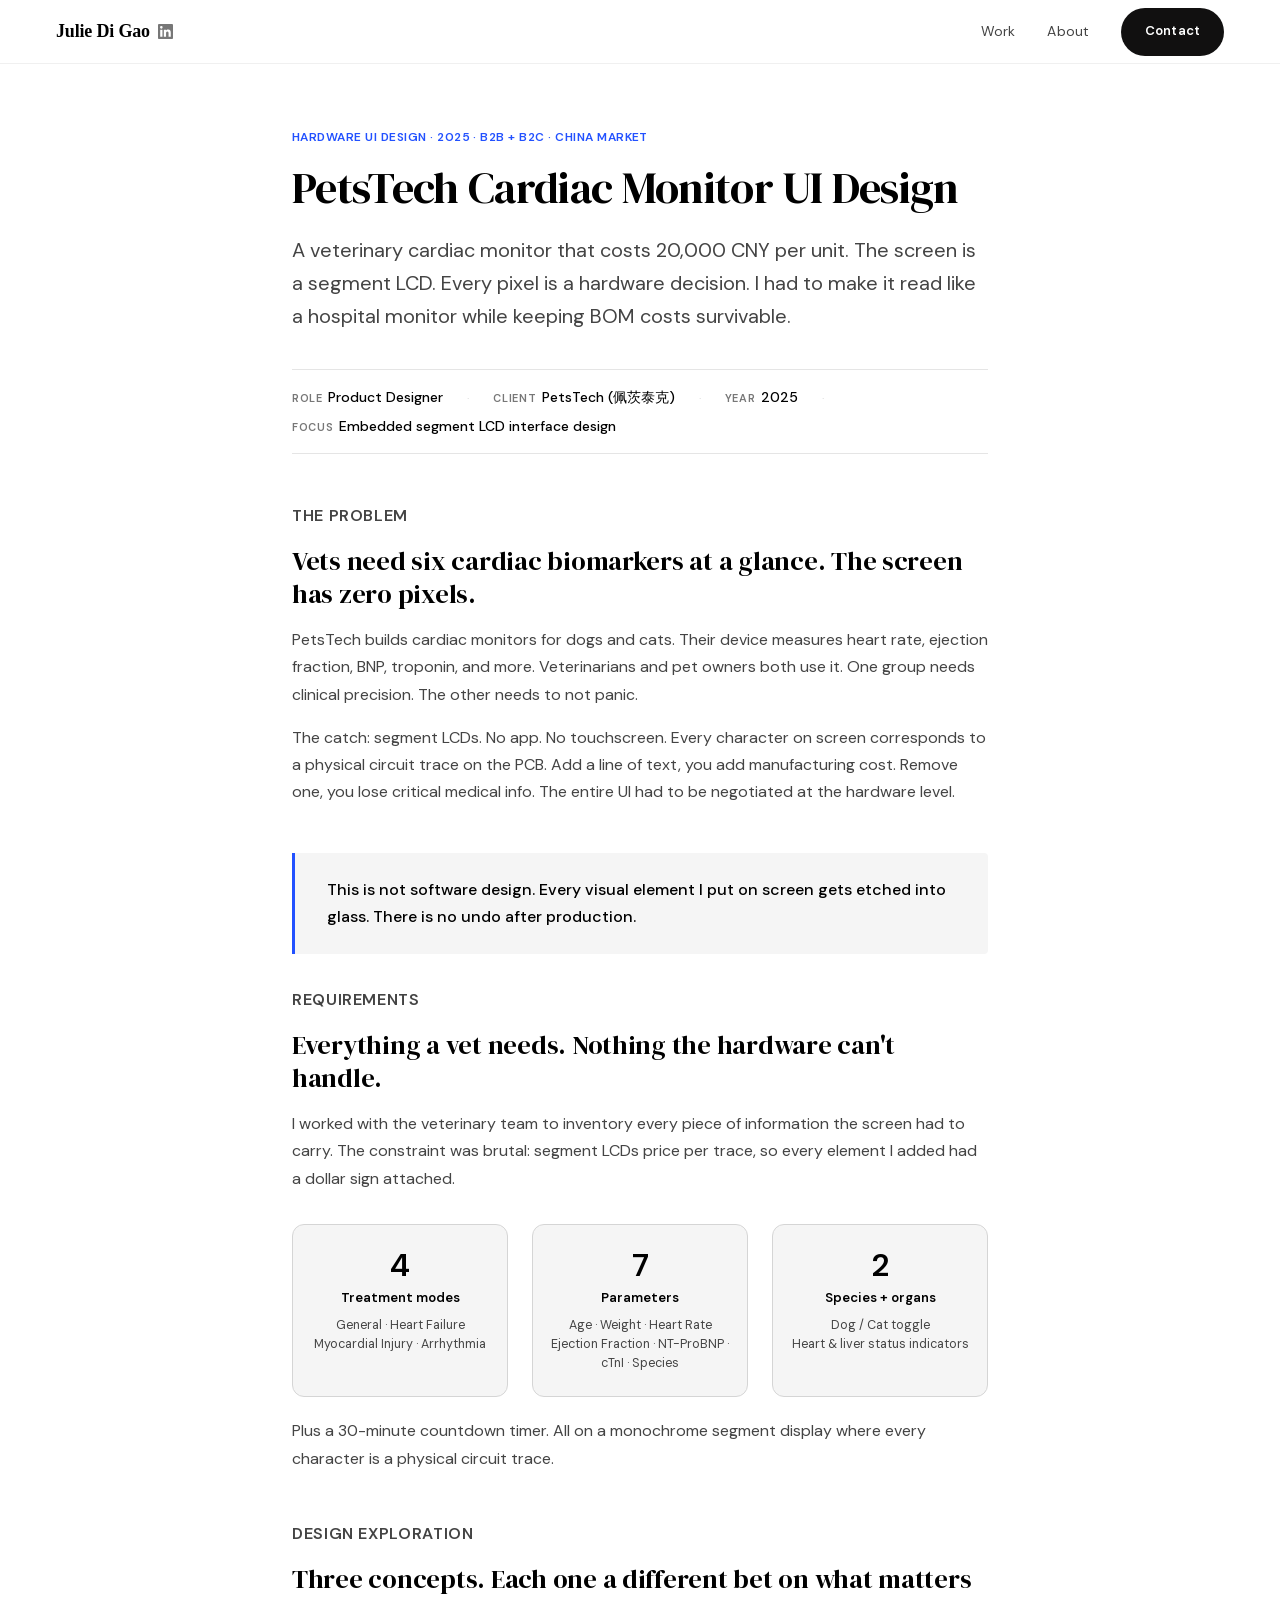
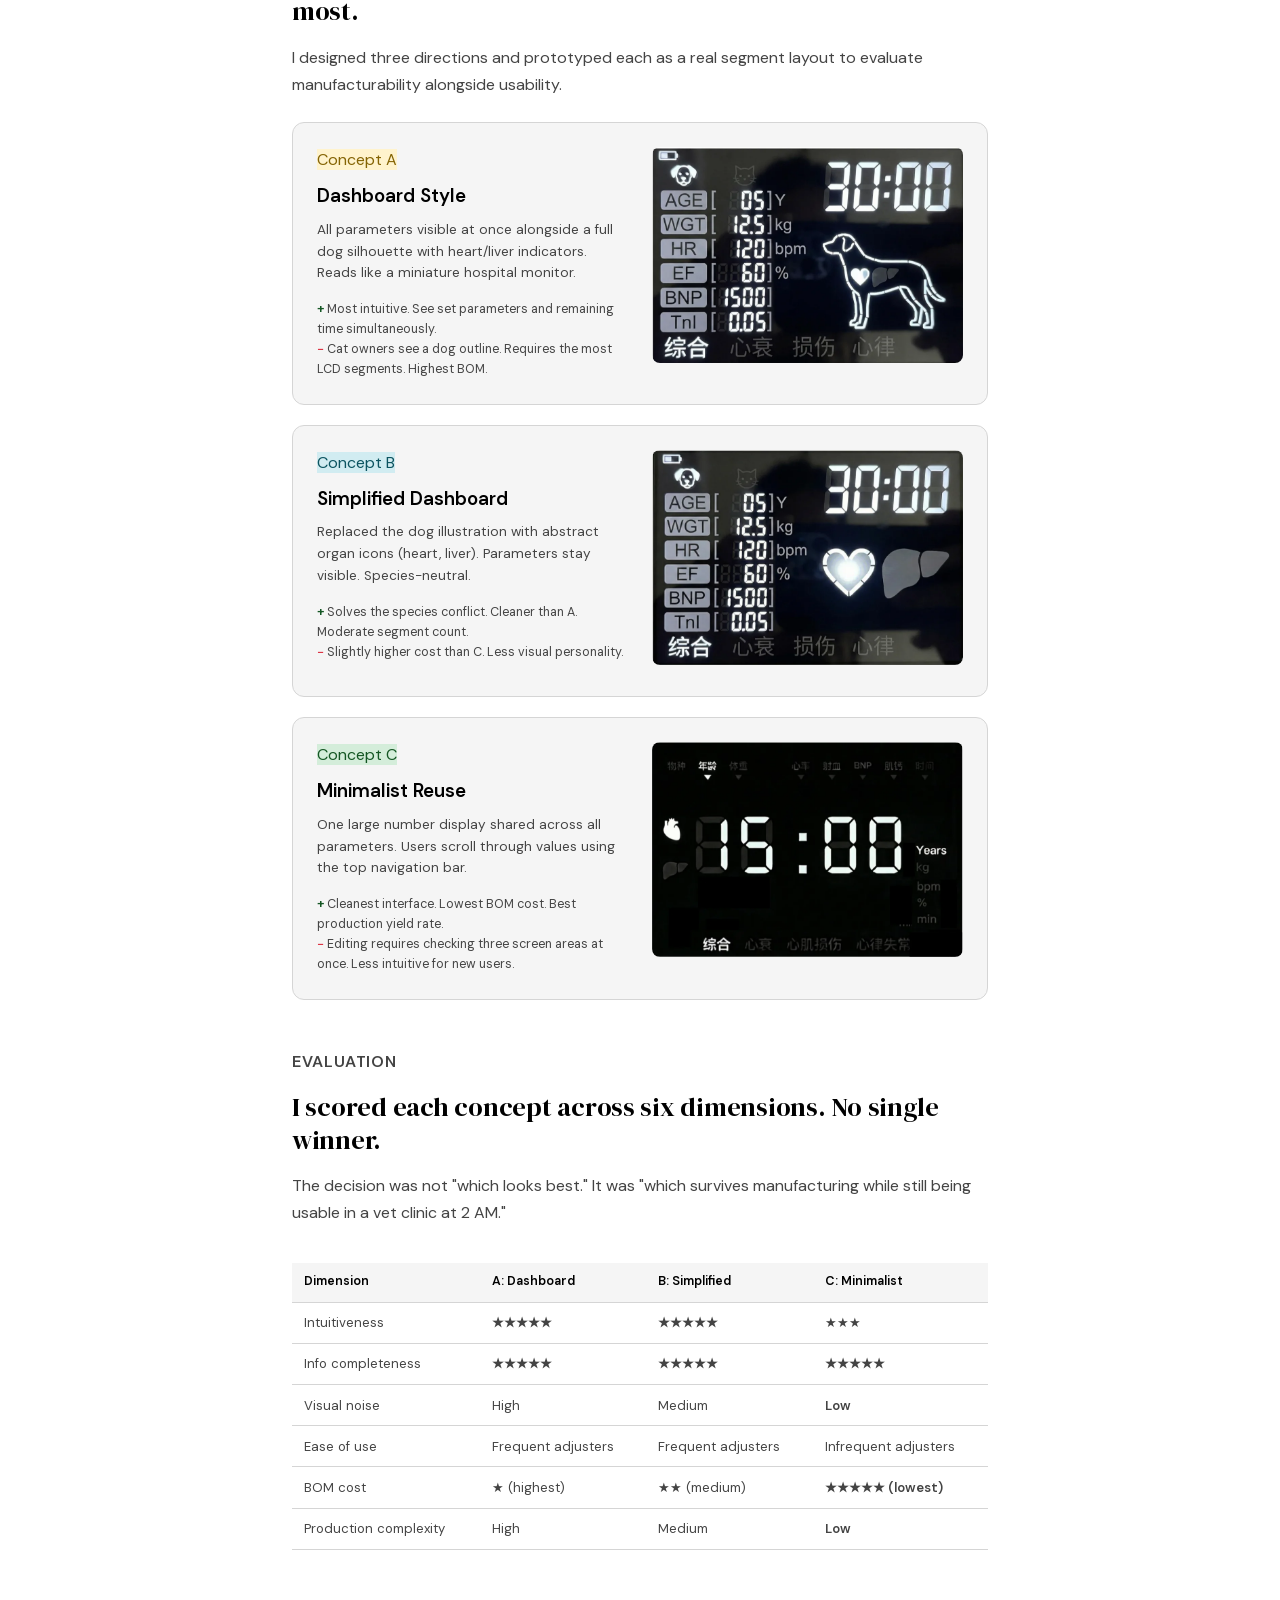
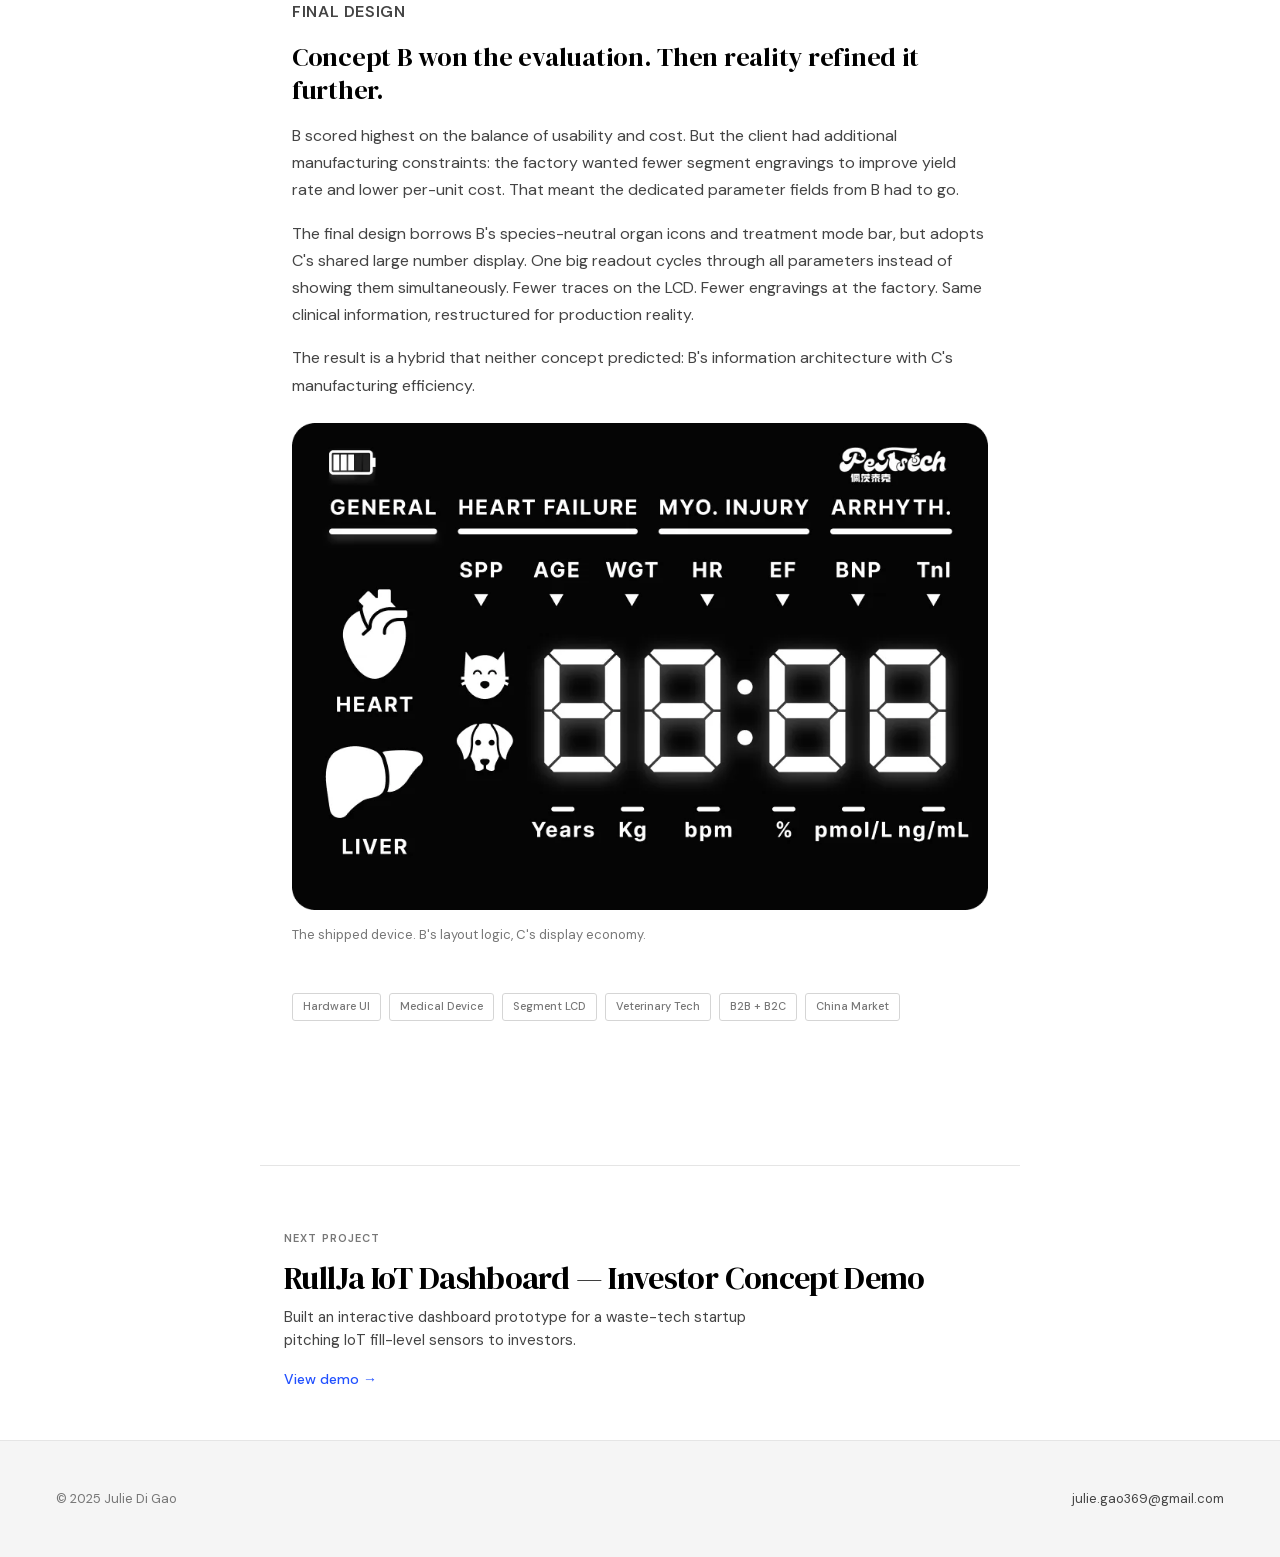
<file: dog-cardiac.html>
<!DOCTYPE html>
<html lang="en">
<head>
  <meta charset="UTF-8" />
  <meta name="viewport" content="width=device-width, initial-scale=1.0, viewport-fit=cover" />
  <title>PetsTech Cardiac Monitor — Veterinary Hardware UI Design · Julie Di Gao</title>
  <meta name="description" content="Hardware UI design for a 20,000 CNY veterinary cardiac monitor with a segment LCD display. Every pixel is a hardware cost. Three concepts. One shipped." />
  <meta property="og:type" content="article" />
  <meta property="og:title" content="PetsTech Cardiac Monitor — Veterinary Hardware UI Design · Julie Di Gao" />
  <meta property="og:description" content="Hardware UI design for a 20,000 CNY veterinary cardiac monitor with a segment LCD display. Every pixel is a hardware cost. Three concepts. One shipped." />
  <meta property="og:url" content="https://juliedigao.info/dog-cardiac.html" />
  <meta property="og:image" content="https://juliedigao.info/img/petstech.webp" />
  <meta name="twitter:card" content="summary_large_image" />
  <link rel="canonical" href="https://juliedigao.info/dog-cardiac.html" />
  <link rel="preload" href="fonts/dm-sans-latin.woff2" as="font" type="font/woff2" crossorigin>
  <link rel="preload" href="fonts/dm-serif-display-normal-latin.woff2" as="font" type="font/woff2" crossorigin>
  <link rel="stylesheet" href="fonts.css" />
  <link rel="stylesheet" href="style.css" />
  <style>
    .layout, .sidebar, .content { display: contents; }
    .concepts-grid {
      display: grid;
      grid-template-columns: repeat(3, 1fr);
      gap: 1.5rem;
      margin-top: 1.5rem;
    }
    .concept-card {
      background: var(--surface);
      border: 1px solid var(--border);
      border-radius: 12px;
      padding: 1.25rem;
      text-align: center;
    }
    .concept-card h3 {
      font-size: 0.95rem;
      font-weight: 600;
      margin-bottom: 0.5rem;
    }
    .concept-card p {
      font-size: 0.82rem;
      color: var(--secondary);
      line-height: 1.55;
    }
    .concept-card .concept-tag {
      display: inline-block;
      font-size: 0.7rem;
      font-weight: 600;
      padding: 0.15rem 0.5rem;
      border-radius: 100px;
      margin-bottom: 0.75rem;
    }
    .eval-table {
      width: 100%;
      border-collapse: collapse;
      font-size: 0.82rem;
      margin-top: 1.25rem;
    }
    .eval-table th,
    .eval-table td {
      padding: 0.6rem 0.75rem;
      text-align: left;
      border-bottom: 1px solid var(--border);
    }
    .eval-table th {
      font-weight: 600;
      color: var(--text);
      font-size: 0.78rem;
      background: var(--surface);
    }
    .eval-table td {
      color: var(--secondary);
    }
    .eval-winner {
      font-weight: 600;
      color: var(--text);
    }
    .param-grid {
      display: grid;
      grid-template-columns: repeat(auto-fit, minmax(140px, 1fr));
      gap: 0.75rem;
      margin-top: 1.25rem;
    }
    .param-item {
      background: var(--surface);
      border: 1px solid var(--border);
      border-radius: 8px;
      padding: 0.75rem;
      text-align: center;
    }
    .param-item .param-val {
      font-size: 0.75rem;
      color: var(--secondary);
      margin-top: 0.25rem;
    }
    .param-item .param-name {
      font-size: 0.85rem;
      font-weight: 600;
    }
    @media (max-width: 700px) {
      .concepts-grid { grid-template-columns: 1fr; }
    }
    @media (max-width: 640px) {
      .req-stats-grid { grid-template-columns: 1fr !important; }
    }
  </style>
</head>
<body class="cs-page">
  <a class="skip-link" href="#cs-main">Skip to content</a>

  <nav class="site-nav">
    <div class="nav-left">
      <a href="index.html" class="nav-name">Julie Di Gao</a>
      <a href="https://www.linkedin.com/in/julie-gao-9985a615b/" class="nav-linkedin" target="_blank" rel="noopener" aria-label="LinkedIn profile">
        <svg width="15" height="15" viewBox="0 0 24 24" fill="currentColor" aria-hidden="true">
          <path d="M20.447 20.452h-3.554v-5.569c0-1.328-.027-3.037-1.852-3.037-1.853 0-2.136 1.445-2.136 2.939v5.667H9.351V9h3.414v1.561h.046c.477-.9 1.637-1.85 3.37-1.85 3.601 0 4.267 2.37 4.267 5.455v6.286zM5.337 7.433a2.062 2.062 0 0 1-2.063-2.065 2.064 2.064 0 1 1 2.063 2.065zm1.782 13.019H3.555V9h3.564v11.452zM22.225 0H1.771C.792 0 0 .774 0 1.729v20.542C0 23.227.792 24 1.771 24h20.451C23.2 24 24 23.227 24 22.271V1.729C24 .774 23.2 0 22.222 0h.003z"/>
        </svg>
      </a>
    </div>
    <button class="nav-toggle" aria-label="Toggle menu" aria-expanded="false"><span></span><span></span><span></span></button>
    <div class="nav-links">
      <a href="index.html#projects">Work</a>
      <a href="about.html">About</a>
      <a href="https://mail.google.com/mail/?view=cm&amp;to=julie.gao369@gmail.com" target="_blank" rel="noopener" class="nav-cta">Contact</a>
    </div>
  </nav>

  <main id="cs-main">
    <div class="cs-header">
      <p class="cs-eyebrow">Hardware UI Design · 2025 · B2B + B2C · China Market</p>
      <h1 class="cs-title">PetsTech Cardiac Monitor UI Design</h1>
      <p class="cs-sub">A veterinary cardiac monitor that costs 20,000 CNY per unit. The screen is a segment LCD. Every pixel is a hardware decision. I had to make it read like a hospital monitor while keeping BOM costs survivable.</p>

      <div class="cs-meta">
        <div class="cs-meta-item"><span class="cs-meta-label">Role</span> <span class="cs-meta-value">Product Designer</span></div>
        <span class="cs-meta-dot">·</span>
        <div class="cs-meta-item"><span class="cs-meta-label">Client</span> <span class="cs-meta-value">PetsTech (佩茨泰克)</span></div>
        <span class="cs-meta-dot">·</span>
        <div class="cs-meta-item"><span class="cs-meta-label">Year</span> <span class="cs-meta-value">2025</span></div>
        <span class="cs-meta-dot">·</span>
        <div class="cs-meta-item"><span class="cs-meta-label">Focus</span> <span class="cs-meta-value">Embedded segment LCD interface design</span></div>
      </div>
    </div>

    <div class="cs-body">

      <!-- Problem -->
      <div class="cs-section fade-in">
        <p class="cs-section-label">The problem</p>
        <h2>Vets need six cardiac biomarkers at a glance. The screen has zero pixels.</h2>
        <p>PetsTech builds cardiac monitors for dogs and cats. Their device measures heart rate, ejection fraction, BNP, troponin, and more. Veterinarians and pet owners both use it. One group needs clinical precision. The other needs to not panic.</p>
        <p>The catch: segment LCDs. No app. No touchscreen. Every character on screen corresponds to a physical circuit trace on the PCB. Add a line of text, you add manufacturing cost. Remove one, you lose critical medical info. The entire UI had to be negotiated at the hardware level.</p>
      </div>

      <div class="cs-callout">
        <p>This is not software design. Every visual element I put on screen gets etched into glass. There is no undo after production.</p>
      </div>

      <!-- Requirements -->
      <div class="cs-section fade-in">
        <p class="cs-section-label">Requirements</p>
        <h2>Everything a vet needs. Nothing the hardware can't handle.</h2>
        <p>I worked with the veterinary team to inventory every piece of information the screen had to carry. The constraint was brutal: segment LCDs price per trace, so every element I added had a dollar sign attached.</p>

        <div class="req-stats-grid" style="display:grid;grid-template-columns:repeat(3,1fr);gap:1.5rem;margin-top:2rem">
          <div style="text-align:center;padding:1.5rem 1rem;background:var(--surface);border:1px solid var(--border);border-radius:12px">
            <div style="font-size:2rem;font-weight:700;color:var(--text);line-height:1">4</div>
            <div style="font-size:0.82rem;font-weight:600;color:var(--text);margin-top:0.4rem">Treatment modes</div>
            <p style="font-size:0.78rem;color:var(--secondary);margin-top:0.5rem;line-height:1.5">General · Heart Failure<br>Myocardial Injury · Arrhythmia</p>
          </div>
          <div style="text-align:center;padding:1.5rem 1rem;background:var(--surface);border:1px solid var(--border);border-radius:12px">
            <div style="font-size:2rem;font-weight:700;color:var(--text);line-height:1">7</div>
            <div style="font-size:0.82rem;font-weight:600;color:var(--text);margin-top:0.4rem">Parameters</div>
            <p style="font-size:0.78rem;color:var(--secondary);margin-top:0.5rem;line-height:1.5">Age · Weight · Heart Rate<br>Ejection Fraction · NT-ProBNP · cTnI · Species</p>
          </div>
          <div style="text-align:center;padding:1.5rem 1rem;background:var(--surface);border:1px solid var(--border);border-radius:12px">
            <div style="font-size:2rem;font-weight:700;color:var(--text);line-height:1">2</div>
            <div style="font-size:0.82rem;font-weight:600;color:var(--text);margin-top:0.4rem">Species + organs</div>
            <p style="font-size:0.78rem;color:var(--secondary);margin-top:0.5rem;line-height:1.5">Dog / Cat toggle<br>Heart &amp; liver status indicators</p>
          </div>
        </div>
        <p style="margin-top:1.25rem">Plus a 30-minute countdown timer. All on a monochrome segment display where every character is a physical circuit trace.</p>
      </div>

      <!-- Design exploration -->
      <div class="cs-section fade-in">
        <p class="cs-section-label">Design exploration</p>
        <h2>Three concepts. Each one a different bet on what matters most.</h2>
        <p>I designed three directions and prototyped each as a real segment layout to evaluate manufacturability alongside usability.</p>

        <div style="margin-top:1.5rem">
          <div style="background:var(--surface);border:1px solid var(--border);border-radius:12px;padding:1.5rem;margin-bottom:1.25rem">
            <div style="display:flex;align-items:flex-start;gap:1.5rem;flex-wrap:wrap">
              <div style="flex:1;min-width:240px">
                <span class="concept-tag" style="background:#fff3cd;color:#856404">Concept A</span>
                <h3 style="margin-top:0.5rem">Dashboard Style</h3>
                <p style="font-size:0.85rem;color:var(--secondary);line-height:1.6;margin-top:0.5rem">All parameters visible at once alongside a full dog silhouette with heart/liver indicators. Reads like a miniature hospital monitor.</p>
                <div style="margin-top:0.75rem;font-size:0.78rem">
                  <span style="color:#155724;font-weight:600">+</span> <span style="color:var(--secondary)">Most intuitive. See set parameters and remaining time simultaneously.</span><br>
                  <span style="color:#dc3545;font-weight:600">&minus;</span> <span style="color:var(--secondary)">Cat owners see a dog outline. Requires the most LCD segments. Highest BOM.</span>
                </div>
              </div>
              <figure class="cs-figure" style="flex:1;min-width:280px;margin:0">
                <picture>
                  <source srcset="img/pets-tech/a.webp" type="image/webp">
                  <img src="img/pets-tech/a.png" width="918" height="636" alt="Concept A: Dashboard style with dog silhouette and all parameters visible" loading="lazy" style="border-radius:8px" />
                </picture>
              </figure>
            </div>
          </div>

          <div style="background:var(--surface);border:1px solid var(--border);border-radius:12px;padding:1.5rem;margin-bottom:1.25rem">
            <div style="display:flex;align-items:flex-start;gap:1.5rem;flex-wrap:wrap">
              <div style="flex:1;min-width:240px">
                <span class="concept-tag" style="background:#d1ecf1;color:#0c5460">Concept B</span>
                <h3 style="margin-top:0.5rem">Simplified Dashboard</h3>
                <p style="font-size:0.85rem;color:var(--secondary);line-height:1.6;margin-top:0.5rem">Replaced the dog illustration with abstract organ icons (heart, liver). Parameters stay visible. Species-neutral.</p>
                <div style="margin-top:0.75rem;font-size:0.78rem">
                  <span style="color:#155724;font-weight:600">+</span> <span style="color:var(--secondary)">Solves the species conflict. Cleaner than A. Moderate segment count.</span><br>
                  <span style="color:#dc3545;font-weight:600">&minus;</span> <span style="color:var(--secondary)">Slightly higher cost than C. Less visual personality.</span>
                </div>
              </div>
              <figure class="cs-figure" style="flex:1;min-width:280px;margin:0">
                <picture>
                  <source srcset="img/pets-tech/b.webp" type="image/webp">
                  <img src="img/pets-tech/b.png" width="918" height="634" alt="Concept B: Simplified dashboard with abstract organ icons" loading="lazy" style="border-radius:8px" />
                </picture>
              </figure>
            </div>
          </div>

          <div style="background:var(--surface);border:1px solid var(--border);border-radius:12px;padding:1.5rem">
            <div style="display:flex;align-items:flex-start;gap:1.5rem;flex-wrap:wrap">
              <div style="flex:1;min-width:240px">
                <span class="concept-tag" style="background:#d4edda;color:#155724">Concept C</span>
                <h3 style="margin-top:0.5rem">Minimalist Reuse</h3>
                <p style="font-size:0.85rem;color:var(--secondary);line-height:1.6;margin-top:0.5rem">One large number display shared across all parameters. Users scroll through values using the top navigation bar.</p>
                <div style="margin-top:0.75rem;font-size:0.78rem">
                  <span style="color:#155724;font-weight:600">+</span> <span style="color:var(--secondary)">Cleanest interface. Lowest BOM cost. Best production yield rate.</span><br>
                  <span style="color:#dc3545;font-weight:600">&minus;</span> <span style="color:var(--secondary)">Editing requires checking three screen areas at once. Less intuitive for new users.</span>
                </div>
              </div>
              <figure class="cs-figure" style="flex:1;min-width:280px;margin:0">
                <picture>
                  <source srcset="img/pets-tech/c.webp" type="image/webp">
                  <img src="img/pets-tech/c.png" width="918" height="634" alt="Concept C: Minimalist layout with shared number display" loading="lazy" style="border-radius:8px" />
                </picture>
              </figure>
            </div>
          </div>
        </div>
      </div>

      <!-- Evaluation -->
      <div class="cs-section fade-in">
        <p class="cs-section-label">Evaluation</p>
        <h2>I scored each concept across six dimensions. No single winner.</h2>
        <p>The decision was not "which looks best." It was "which survives manufacturing while still being usable in a vet clinic at 2 AM."</p>

        <div style="overflow-x:auto">
        <table class="eval-table">
          <thead>
            <tr>
              <th>Dimension</th>
              <th>A: Dashboard</th>
              <th>B: Simplified</th>
              <th>C: Minimalist</th>
            </tr>
          </thead>
          <tbody>
            <tr>
              <td>Intuitiveness</td>
              <td class="eval-winner">★★★★★</td>
              <td class="eval-winner">★★★★★</td>
              <td>★★★</td>
            </tr>
            <tr>
              <td>Info completeness</td>
              <td class="eval-winner">★★★★★</td>
              <td class="eval-winner">★★★★★</td>
              <td class="eval-winner">★★★★★</td>
            </tr>
            <tr>
              <td>Visual noise</td>
              <td>High</td>
              <td>Medium</td>
              <td class="eval-winner">Low</td>
            </tr>
            <tr>
              <td>Ease of use</td>
              <td>Frequent adjusters</td>
              <td>Frequent adjusters</td>
              <td>Infrequent adjusters</td>
            </tr>
            <tr>
              <td>BOM cost</td>
              <td>★ (highest)</td>
              <td>★★ (medium)</td>
              <td class="eval-winner">★★★★★ (lowest)</td>
            </tr>
            <tr>
              <td>Production complexity</td>
              <td>High</td>
              <td>Medium</td>
              <td class="eval-winner">Low</td>
            </tr>
          </tbody>
        </table>
        </div>
      </div>

      <!-- Outcome -->
      <div class="cs-section fade-in">
        <p class="cs-section-label">Final design</p>
        <h2>Concept B won the evaluation. Then reality refined it further.</h2>
        <p>B scored highest on the balance of usability and cost. But the client had additional manufacturing constraints: the factory wanted fewer segment engravings to improve yield rate and lower per-unit cost. That meant the dedicated parameter fields from B had to go.</p>
        <p>The final design borrows B's species-neutral organ icons and treatment mode bar, but adopts C's shared large number display. One big readout cycles through all parameters instead of showing them simultaneously. Fewer traces on the LCD. Fewer engravings at the factory. Same clinical information, restructured for production reality.</p>
        <p>The result is a hybrid that neither concept predicted: B's information architecture with C's manufacturing efficiency.</p>

        <figure class="cs-figure" style="margin-top:1.5rem">
          <picture>
            <source srcset="img/pets-tech/final-design.webp" type="image/webp">
            <img src="img/pets-tech/final-design.png" width="900" height="630" alt="Final PetsTech cardiac monitor: hybrid of Concept B structure with Concept C shared display" loading="lazy" style="border-radius:8px" />
          </picture>
          <figcaption>The shipped device. B's layout logic, C's display economy.</figcaption>
        </figure>
      </div>

      <div class="cs-tags">
        <span class="cs-tag">Hardware UI</span>
        <span class="cs-tag">Medical Device</span>
        <span class="cs-tag">Segment LCD</span>
        <span class="cs-tag">Veterinary Tech</span>
        <span class="cs-tag">B2B + B2C</span>
        <span class="cs-tag">China Market</span>
      </div>

    </div>

    <!-- Next project -->
    <div class="cs-next-project">
      <p class="cs-next-label">Next Project</p>
      <a href="rullja-app.html" class="cs-next-link">
        <h2 class="cs-next-title">RullJa IoT Dashboard — Investor Concept Demo</h2>
        <p class="cs-next-desc">Built an interactive dashboard prototype for a waste-tech startup pitching IoT fill-level sensors to investors.</p>
        <span class="cs-next-arrow">View demo &rarr;</span>
      </a>
    </div>
  </main>

  <footer class="site-footer">
    <span>&copy; 2025 Julie Di Gao</span>
    <a href="mailto:julie.gao369@gmail.com">julie.gao369@gmail.com</a>
  </footer>

  <script src="script.js" defer></script>
</body>
</html>
</file>
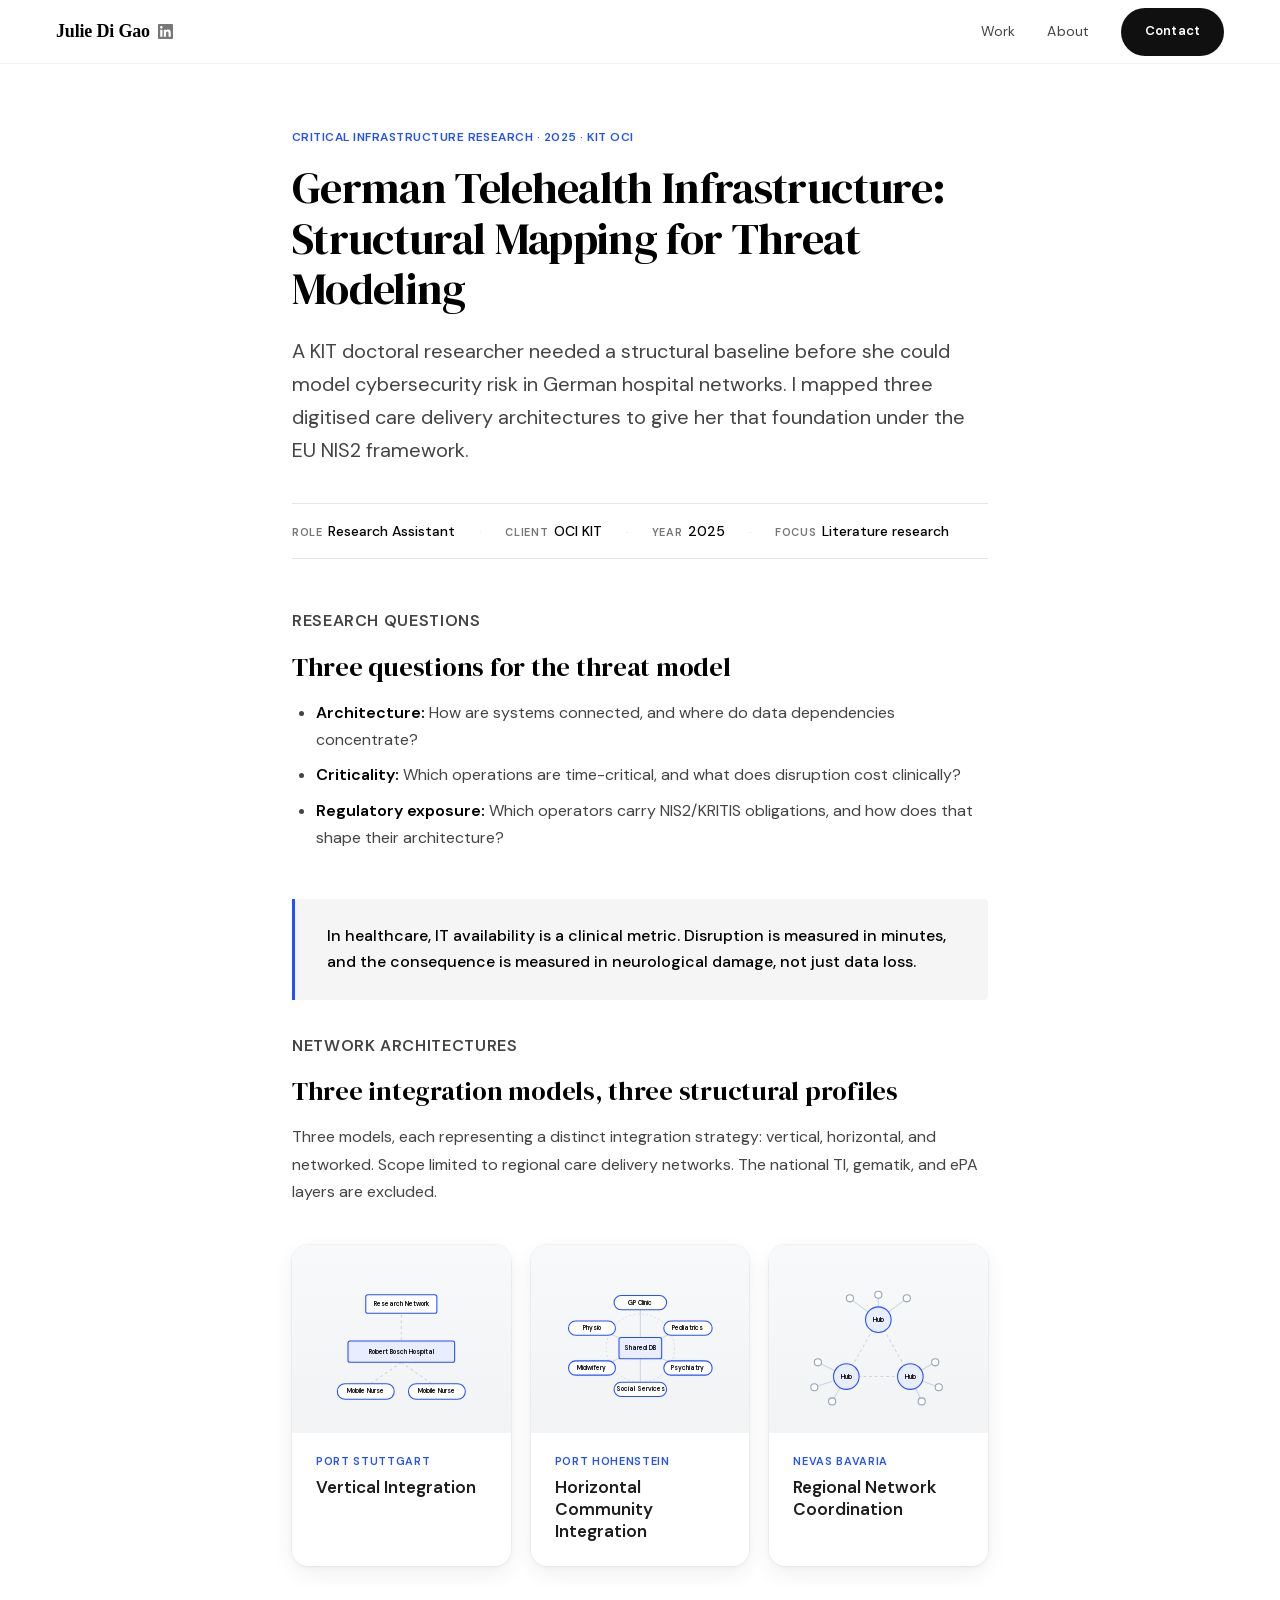
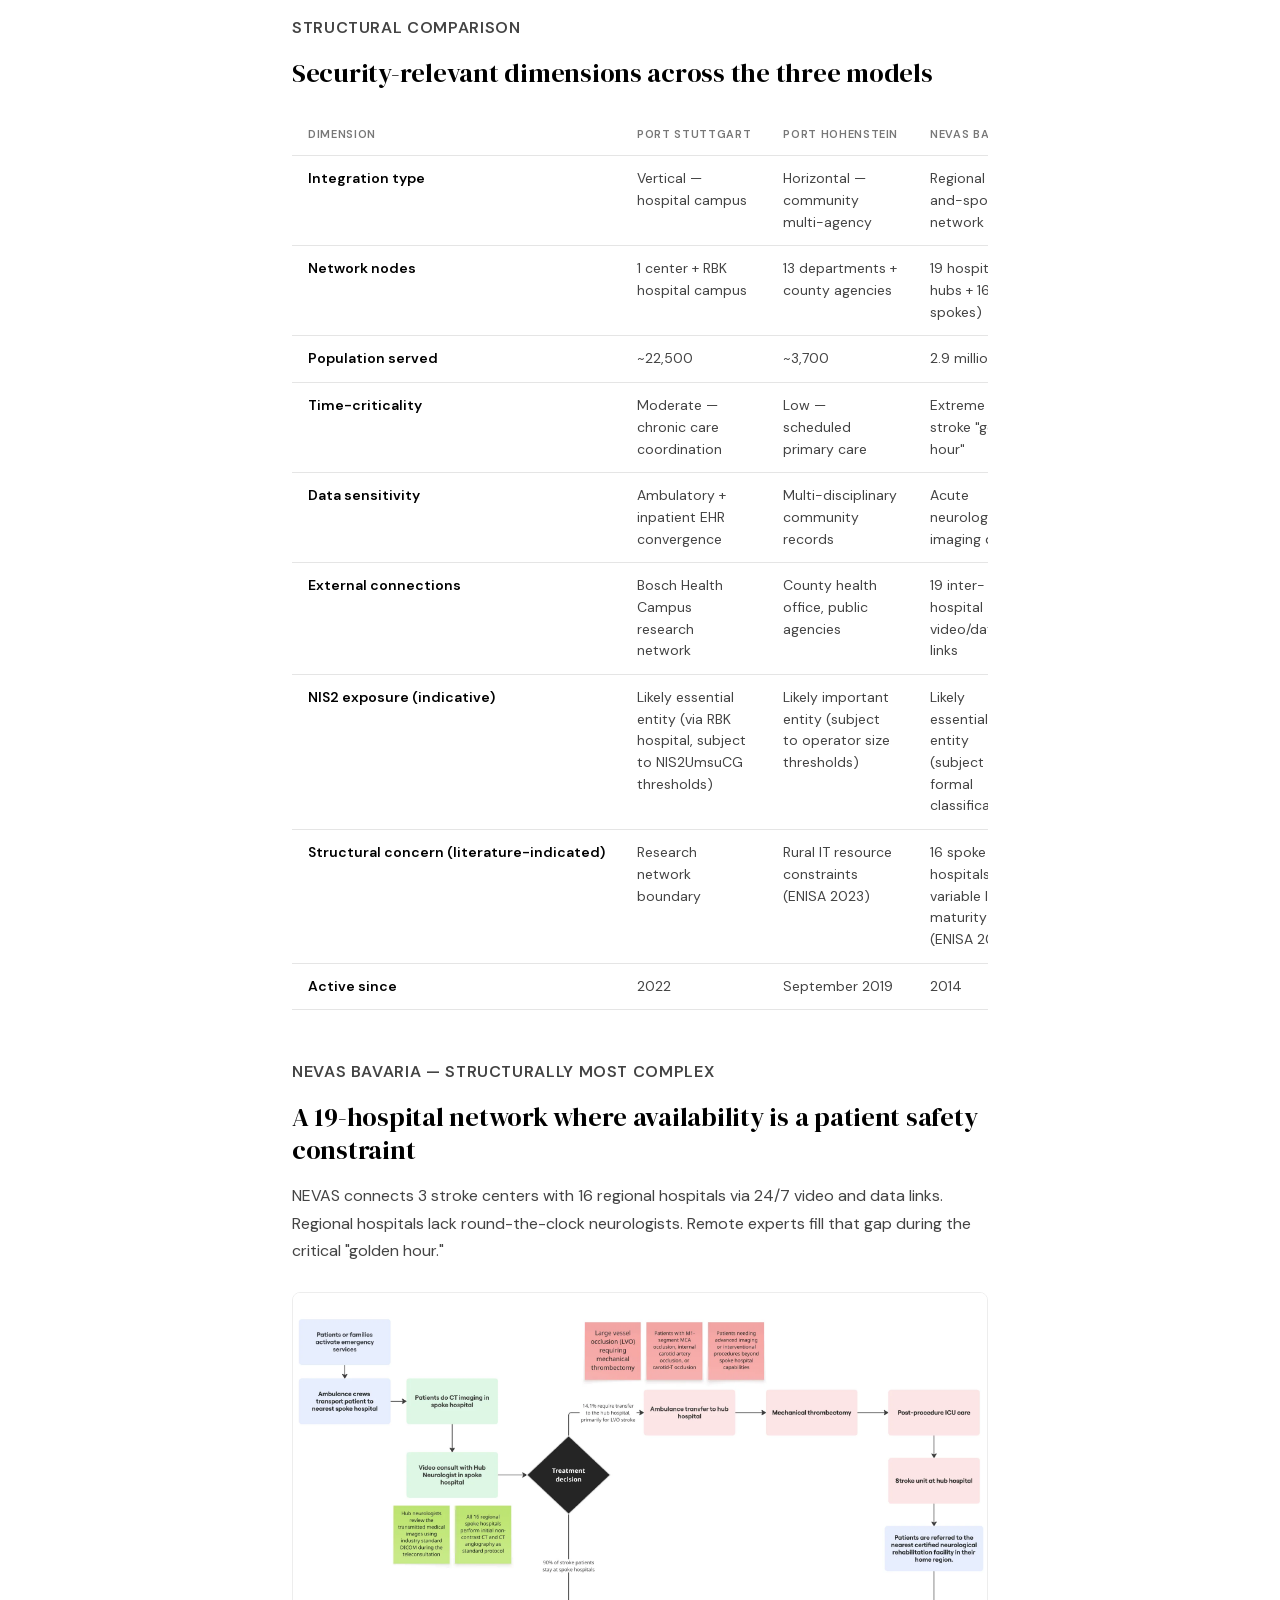
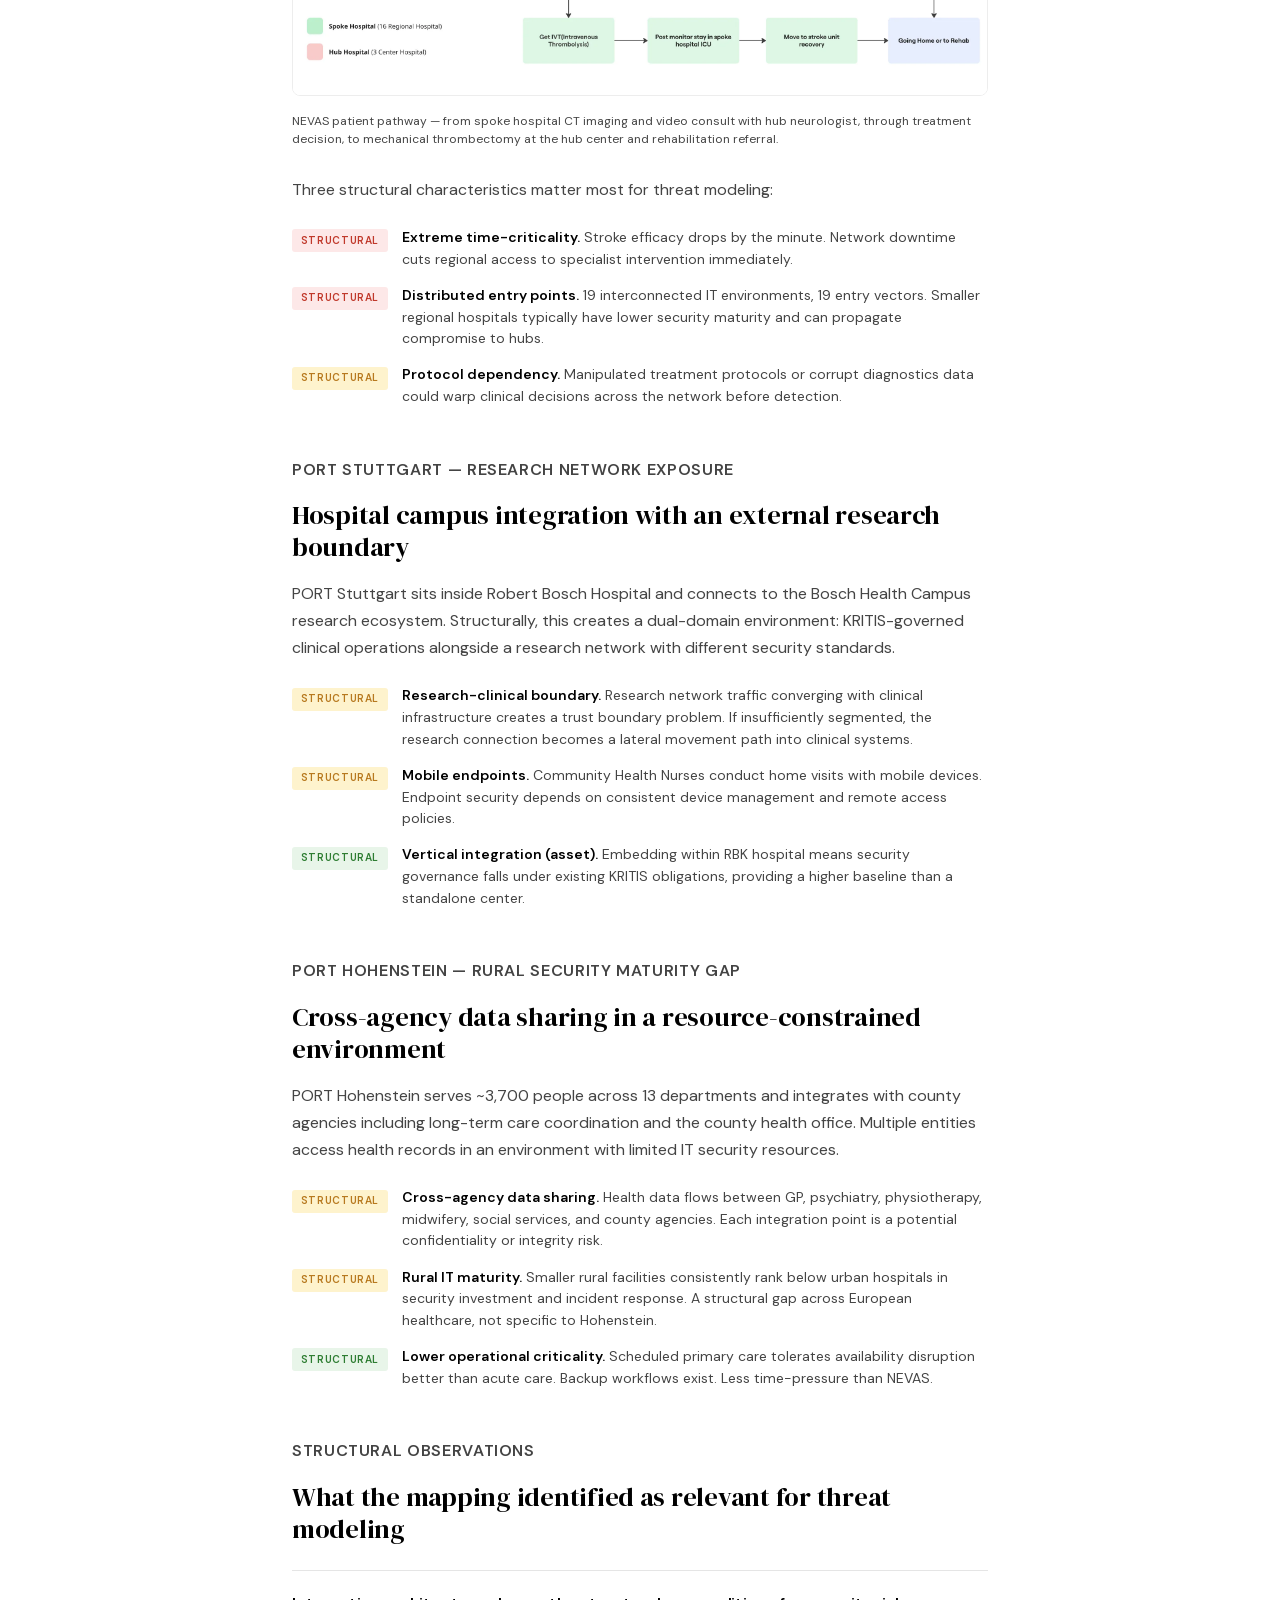
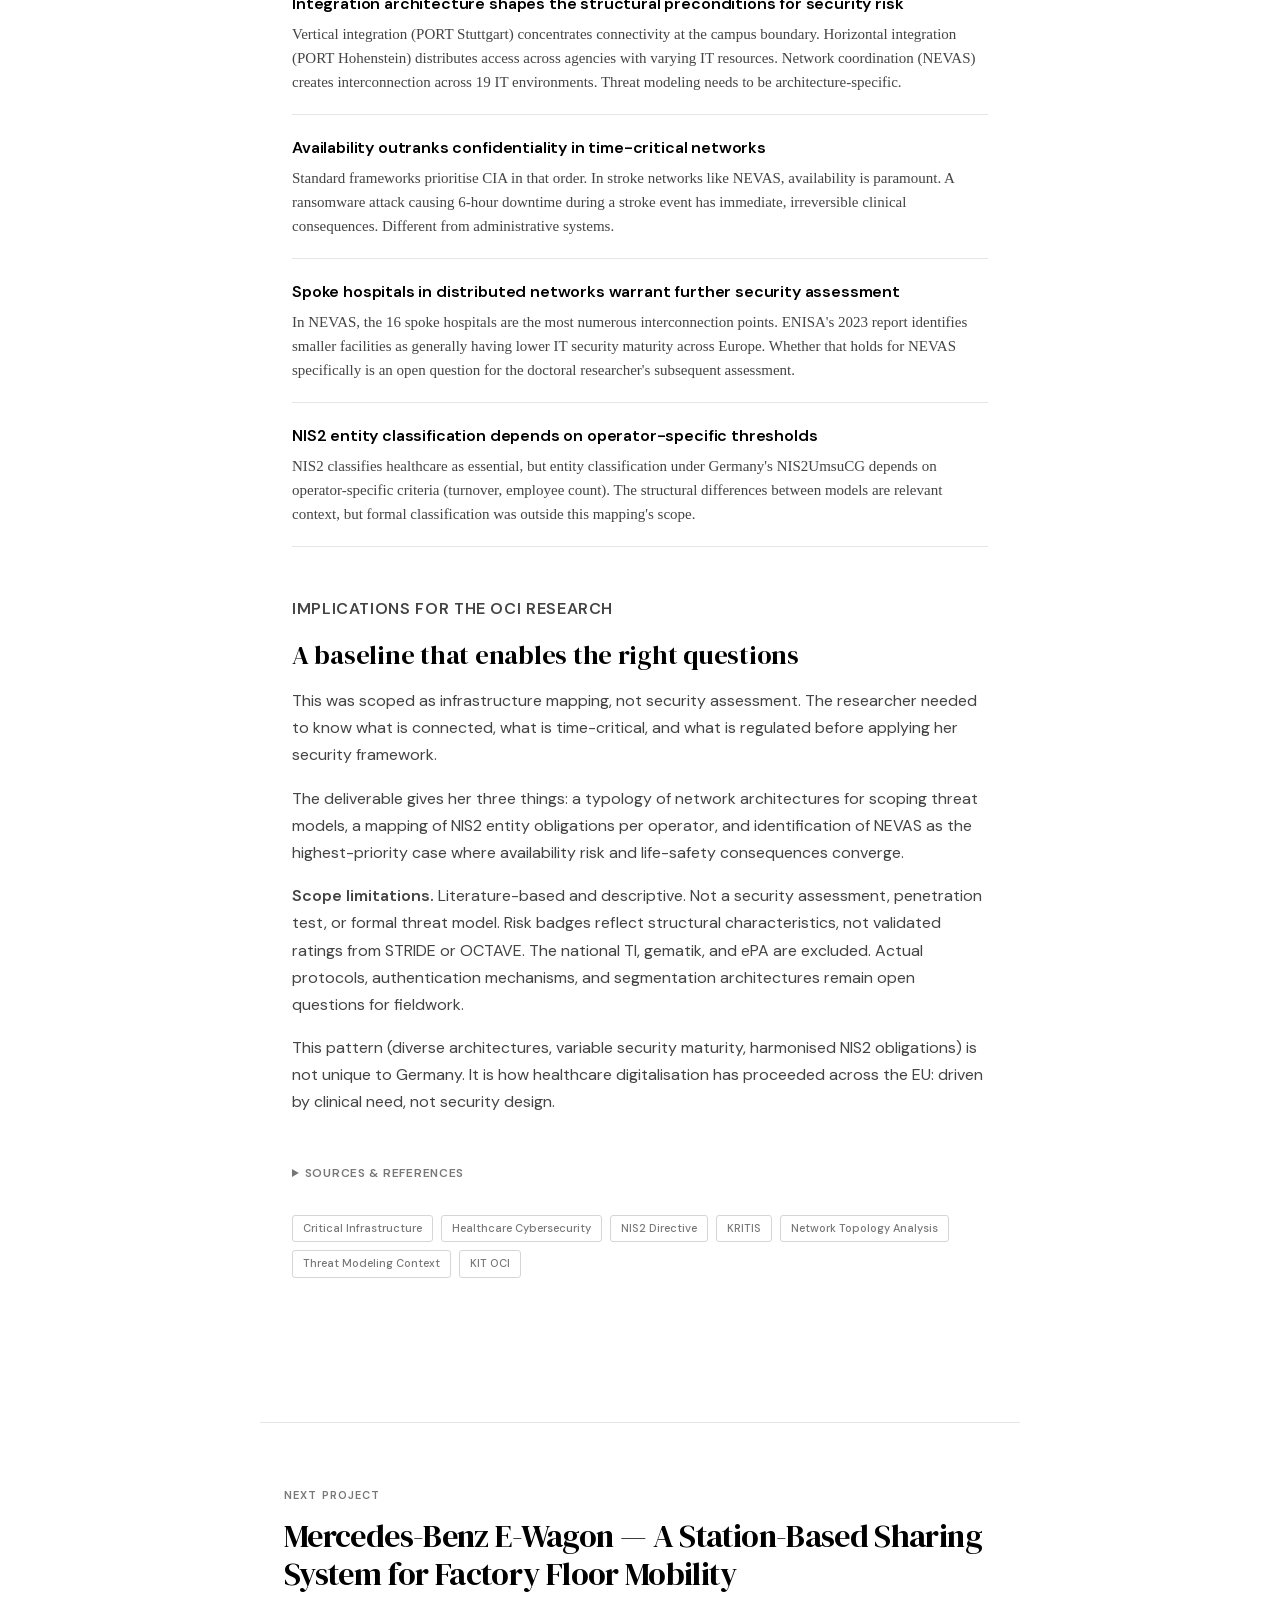
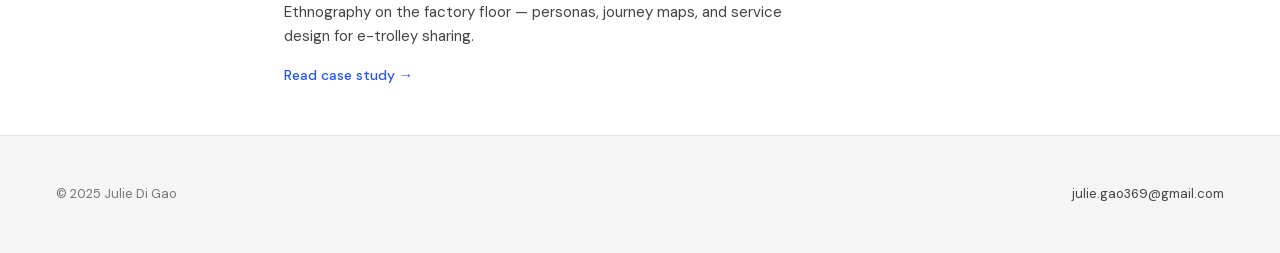
<file: german-telehealth.html>
<!DOCTYPE html>
<html lang="en">
<head>
  <meta charset="UTF-8" />
  <meta name="viewport" content="width=device-width, initial-scale=1.0, viewport-fit=cover" />
  <title>German Telehealth Infrastructure — Structural Mapping for Threat Modeling · Julie Di Gao</title>
  <meta name="description" content="Commissioned by KIT OCI. Structural mapping of German hospital network architectures as a baseline for NIS2 threat modeling." />
  <meta property="og:type" content="article" />
  <meta property="og:title" content="German Telehealth Infrastructure — Structural Mapping for Threat Modeling · Julie Di Gao" />
  <meta property="og:description" content="Commissioned by KIT OCI. Structural mapping of German hospital network architectures as a baseline for NIS2 threat modeling." />
  <meta property="og:url" content="https://juliedigao.info/german-telehealth.html" />
  <meta property="og:image" content="https://juliedigao.info/img/telehealth-de.webp" />
  <meta name="twitter:card" content="summary_large_image" />
  <link rel="canonical" href="https://juliedigao.info/german-telehealth.html" />
  <link rel="preload" href="fonts/dm-sans-latin.woff2" as="font" type="font/woff2" crossorigin>
  <link rel="preload" href="fonts/dm-serif-display-normal-latin.woff2" as="font" type="font/woff2" crossorigin>
  <link rel="stylesheet" href="fonts.css" />
  <link rel="stylesheet" href="style.css" />
  <style>
    .layout, .sidebar, .content { display: contents; }

    /* Risk badge */
    .cs-risk-row {
      display: flex;
      flex-direction: column;
      gap: 0.9rem;
      margin: 1.5rem 0;
    }
    .cs-risk-item {
      display: flex;
      align-items: flex-start;
      gap: 0.9rem;
    }
    .cs-risk-badge {
      flex-shrink: 0;
      padding: 0.2rem 0.55rem;
      border-radius: 3px;
      font-size: 0.65rem;
      font-weight: 700;
      letter-spacing: 0.06em;
      text-transform: uppercase;
      margin-top: 0.15rem;
      min-width: 4rem;
      text-align: center;
    }
    .cs-risk-badge.high   { background: #fde8e8; color: #c0392b; }
    .cs-risk-badge.medium { background: #fef3cd; color: #b7791f; }
    .cs-risk-badge.low    { background: #e8f5e9; color: #2e7d32; }
    .cs-risk-text {
      font-size: 0.875rem;
      color: var(--secondary);
      line-height: 1.55;
    }
    .cs-risk-text strong { color: var(--text); font-weight: 600; }

    /* Regulation strip */
    .cs-reg-strip {
      display: flex;
      flex-wrap: wrap;
      gap: 0.6rem;
      margin: 1.25rem 0;
    }
    .cs-reg-pill {
      padding: 0.3rem 0.75rem;
      border: 1px solid var(--border, #e5e7eb);
      border-radius: 20px;
      font-size: 0.75rem;
      font-weight: 600;
      color: var(--secondary);
      background: var(--surface);
      white-space: nowrap;
    }

    /* Incident box */
    .cs-incident {
      background: #fdf2f2;
      border-left: 3px solid #c0392b;
      border-radius: 0 4px 4px 0;
      padding: 1.1rem 1.4rem;
      margin: 1.5rem 0;
    }
    .cs-incident-label {
      font-size: 0.65rem;
      font-weight: 700;
      letter-spacing: 0.1em;
      text-transform: uppercase;
      color: #c0392b;
      margin-bottom: 0.4rem;
    }
    .cs-incident p {
      font-size: 0.875rem;
      color: #5a2323;
      line-height: 1.6;
      margin: 0;
    }
    /* Architecture cards */
    .cs-arch-grid {
      display: grid;
      grid-template-columns: repeat(3, 1fr);
      gap: 1.25rem;
      margin: 2.5rem 0;
    }
    .cs-arch-card {
      background: #fff;
      border-radius: 16px;
      overflow: hidden;
      border: none;
      box-shadow: 0 0 0 1px rgba(0,0,0,0.04), 0 2px 8px rgba(0,0,0,0.04), 0 8px 24px rgba(0,0,0,0.06);
      transition: box-shadow 0.3s ease, transform 0.3s ease;
    }
    .cs-arch-card:hover {
      box-shadow: 0 0 0 1px rgba(0,0,0,0.04), 0 4px 12px rgba(0,0,0,0.06), 0 16px 40px rgba(0,0,0,0.1);
      transform: translateY(-2px);
    }
    .cs-arch-diagram {
      padding: 2rem 1.5rem 1.5rem;
      background: linear-gradient(180deg, #f8f9fa 0%, #f1f3f5 100%);
    }
    .cs-arch-diagram svg { display: block; width: 100%; }
    .cs-arch-info {
      padding: 1.25rem 1.5rem 1.5rem;
    }
    .cs-arch-tag {
      display: block;
      font-size: 0.6875rem;
      font-weight: 600;
      letter-spacing: 0.06em;
      text-transform: uppercase;
      color: #2251FF;
      margin-bottom: 0.35rem;
      font-family: var(--font);
    }
    .cs-arch-card h3 {
      font-size: 1.0625rem;
      font-weight: 600;
      color: #1d1d1f;
      margin: 0;
      line-height: 1.3;
      font-family: var(--font);
    }
    @media (max-width: 768px) {
      .cs-arch-grid { grid-template-columns: 1fr; }
    }
  </style>
</head>
<body class="cs-page">
  <a class="skip-link" href="#cs-main">Skip to content</a>

  <nav class="site-nav">
    <div class="nav-left">
      <a href="index.html" class="nav-name">Julie Di Gao</a>
      <a href="https://www.linkedin.com/in/julie-gao-9985a615b/" class="nav-linkedin" target="_blank" rel="noopener" aria-label="LinkedIn profile">
        <svg width="15" height="15" viewBox="0 0 24 24" fill="currentColor" aria-hidden="true">
          <path d="M20.447 20.452h-3.554v-5.569c0-1.328-.027-3.037-1.852-3.037-1.853 0-2.136 1.445-2.136 2.939v5.667H9.351V9h3.414v1.561h.046c.477-.9 1.637-1.85 3.37-1.85 3.601 0 4.267 2.37 4.267 5.455v6.286zM5.337 7.433a2.062 2.062 0 0 1-2.063-2.065 2.064 2.064 0 1 1 2.063 2.065zm1.782 13.019H3.555V9h3.564v11.452zM22.225 0H1.771C.792 0 0 .774 0 1.729v20.542C0 23.227.792 24 1.771 24h20.451C23.2 24 24 23.227 24 22.271V1.729C24 .774 23.2 0 22.222 0h.003z"/>
        </svg>
      </a>
    </div>
    <button class="nav-toggle" aria-label="Toggle menu" aria-expanded="false"><span></span><span></span><span></span></button>
    <div class="nav-links">
      <a href="index.html#projects">Work</a>
      <a href="about.html">About</a>
      <a href="https://mail.google.com/mail/?view=cm&amp;to=julie.gao369@gmail.com" target="_blank" rel="noopener" class="nav-cta">Contact</a>
    </div>
  </nav>

  <main id="cs-main">
    <div class="cs-header">
      <p class="cs-eyebrow">Critical Infrastructure Research · 2025 · KIT OCI</p>
      <h1 class="cs-title">German Telehealth Infrastructure: Structural Mapping for Threat Modeling</h1>
      <p class="cs-sub">A KIT doctoral researcher needed a structural baseline before she could model cybersecurity risk in German hospital networks. I mapped three digitised care delivery architectures to give her that foundation under the EU NIS2 framework.</p>

      <div class="cs-meta">
        <div class="cs-meta-item"><span class="cs-meta-label">Role</span> <span class="cs-meta-value">Research Assistant</span></div>
        <span class="cs-meta-dot">·</span>
        <div class="cs-meta-item"><span class="cs-meta-label">Client</span> <span class="cs-meta-value">OCI KIT</span></div>
        <span class="cs-meta-dot">·</span>
        <div class="cs-meta-item"><span class="cs-meta-label">Year</span> <span class="cs-meta-value">2025</span></div>
        <span class="cs-meta-dot">·</span>
        <div class="cs-meta-item"><span class="cs-meta-label">Focus</span> <span class="cs-meta-value">Literature research</span></div>
      </div>
    </div>

    <div class="cs-body">

      <!-- ── Research questions ────────────────────────────────── -->
      <div class="cs-section fade-in">
        <p class="cs-section-label">Research questions</p>
        <h2>Three questions for the threat model</h2>
        <ul>
          <li><strong>Architecture:</strong> How are systems connected, and where do data dependencies concentrate?</li>
          <li><strong>Criticality:</strong> Which operations are time-critical, and what does disruption cost clinically?</li>
          <li><strong>Regulatory exposure:</strong> Which operators carry NIS2/KRITIS obligations, and how does that shape their architecture?</li>
        </ul>
      </div>

      <!-- ── Callout ────────────────────────────────────────────── -->
      <div class="cs-callout">
        <p>In healthcare, IT availability is a clinical metric. Disruption is measured in minutes, and the consequence is measured in neurological damage, not just data loss.</p>
      </div>

      <!-- ── Three models (security lens) ─────────────────────── -->
      <div class="cs-section fade-in">
        <p class="cs-section-label">Network architectures</p>
        <h2>Three integration models, three structural profiles</h2>
        <p>Three models, each representing a distinct integration strategy: vertical, horizontal, and networked. Scope limited to regional care delivery networks. The national TI, gematik, and ePA layers are excluded.</p>

        <div class="cs-arch-grid">

          <!-- Card 1: PORT Stuttgart -->
          <div class="cs-arch-card">
            <div class="cs-arch-diagram">
              <svg viewBox="0 0 240 185" xmlns="http://www.w3.org/2000/svg" style="display:block;width:100%;">
                <defs><style>
                  .a-dash{stroke:#cbd5e1;stroke-width:1.5;stroke-dasharray:4 4;fill:none;}
                  .a-rect{fill:#fff;stroke:#2251FF;stroke-width:1.5;}
                  .a-hl{fill:#E8EEFF;stroke:#2251FF;stroke-width:1.5;}
                  .a-t{font-size:9px;font-weight:600;fill:#000;text-anchor:middle;dominant-baseline:central;}
                </style></defs>
                <path class="a-dash" d="M120 45 L120 90"/>
                <path class="a-dash" d="M120 120 L70 155"/>
                <path class="a-dash" d="M120 120 L170 155"/>
                <rect class="a-rect" x="70" y="25" width="100" height="26" rx="3"/>
                <text class="a-t" x="120" y="38">Research Network</text>
                <rect class="a-hl"  x="45" y="90" width="150" height="30" rx="3"/>
                <text class="a-t" x="120" y="105">Robert Bosch Hospital</text>
                <rect class="a-rect" x="30" y="150" width="80" height="22" rx="11"/>
                <text class="a-t" x="70" y="161">Mobile Nurse</text>
                <rect class="a-rect" x="130" y="150" width="80" height="22" rx="11"/>
                <text class="a-t" x="170" y="161">Mobile Nurse</text>
              </svg>
            </div>
            <div class="cs-arch-info">
              <span class="cs-arch-tag">PORT Stuttgart</span>
              <h3>Vertical Integration</h3>
            </div>
          </div>

          <!-- Card 2: PORT Hohenstein -->
          <div class="cs-arch-card">
            <div class="cs-arch-diagram">
              <svg viewBox="0 0 240 185" xmlns="http://www.w3.org/2000/svg" style="display:block;width:100%;">
                <defs><style>
                  .b-link{stroke:#cbd5e1;stroke-width:1.5;fill:none;}
                  .b-rect{fill:#fff;stroke:#2251FF;stroke-width:1.5;}
                  .b-hl{fill:#E8EEFF;stroke:#2251FF;stroke-width:1.5;}
                  .b-t{font-size:9px;font-weight:600;fill:#000;text-anchor:middle;dominant-baseline:central;}
                </style></defs>
                <circle cx="120" cy="100" r="48" style="fill:none;stroke:#cbd5e1;stroke-width:1;stroke-dasharray:3 3;"/>
                <line class="b-link" x1="120" y1="100" x2="120" y2="42"/>
                <line class="b-link" x1="120" y1="100" x2="178" y2="72"/>
                <line class="b-link" x1="120" y1="100" x2="178" y2="128"/>
                <line class="b-link" x1="120" y1="100" x2="120" y2="158"/>
                <line class="b-link" x1="120" y1="100" x2="62"  y2="128"/>
                <line class="b-link" x1="120" y1="100" x2="62"  y2="72"/>
                <rect class="b-hl"   x="90"  y="85"  width="60" height="30" rx="3"/>
                <text class="b-t" x="120" y="100">Shared DB</text>
                <rect class="b-rect" x="83"  y="26"  width="74" height="20" rx="10"/>
                <text class="b-t" x="120" y="36">GP Clinic</text>
                <rect class="b-rect" x="153" y="62"  width="68" height="20" rx="10"/>
                <text class="b-t" x="187" y="72">Pediatrics</text>
                <rect class="b-rect" x="153" y="118" width="68" height="20" rx="10"/>
                <text class="b-t" x="187" y="128">Psychiatry</text>
                <rect class="b-rect" x="83"  y="148" width="74" height="20" rx="10"/>
                <text class="b-t" x="120" y="158">Social Services</text>
                <rect class="b-rect" x="19"  y="118" width="66" height="20" rx="10"/>
                <text class="b-t" x="52"  y="128">Midwifery</text>
                <rect class="b-rect" x="19"  y="62"  width="66" height="20" rx="10"/>
                <text class="b-t" x="52"  y="72">Physio</text>
              </svg>
            </div>
            <div class="cs-arch-info">
              <span class="cs-arch-tag">PORT Hohenstein</span>
              <h3>Horizontal Community Integration</h3>
            </div>
          </div>

          <!-- Card 3: NEVAS Bavaria -->
          <div class="cs-arch-card">
            <div class="cs-arch-diagram">
              <svg viewBox="0 0 240 185" xmlns="http://www.w3.org/2000/svg" style="display:block;width:100%;">
                <defs><style>
                  .c-link{stroke:#cbd5e1;stroke-width:1.5;fill:none;}
                  .c-dash{stroke:#cbd5e1;stroke-width:1.5;stroke-dasharray:4 4;fill:none;}
                  .c-hub{fill:#E8EEFF;stroke:#2251FF;stroke-width:1.5;}
                  .c-spoke{fill:#fff;stroke:#94a3b8;stroke-width:1.5;}
                  .c-t{font-size:9px;font-weight:600;fill:#000;text-anchor:middle;dominant-baseline:central;}
                </style></defs>
                <path class="c-dash" d="M120 60 L75 140"/>
                <path class="c-dash" d="M120 60 L165 140"/>
                <path class="c-dash" d="M75 140 L165 140"/>
                <line class="c-link" x1="120" y1="60" x2="80"  y2="30"/>
                <line class="c-link" x1="120" y1="60" x2="120" y2="25"/>
                <line class="c-link" x1="120" y1="60" x2="160" y2="30"/>
                <circle class="c-spoke" cx="80"  cy="30"  r="5"/>
                <circle class="c-spoke" cx="120" cy="25"  r="5"/>
                <circle class="c-spoke" cx="160" cy="30"  r="5"/>
                <line class="c-link" x1="75" y1="140" x2="35" y2="120"/>
                <line class="c-link" x1="75" y1="140" x2="30" y2="155"/>
                <line class="c-link" x1="75" y1="140" x2="55" y2="175"/>
                <circle class="c-spoke" cx="35" cy="120" r="5"/>
                <circle class="c-spoke" cx="30" cy="155" r="5"/>
                <circle class="c-spoke" cx="55" cy="175" r="5"/>
                <line class="c-link" x1="165" y1="140" x2="200" y2="120"/>
                <line class="c-link" x1="165" y1="140" x2="205" y2="155"/>
                <line class="c-link" x1="165" y1="140" x2="181" y2="175"/>
                <circle class="c-spoke" cx="200" cy="120" r="5"/>
                <circle class="c-spoke" cx="205" cy="155" r="5"/>
                <circle class="c-spoke" cx="181" cy="175" r="5"/>
                <circle class="c-hub" cx="120" cy="60"  r="18"/>
                <text class="c-t" x="120" y="60">Hub</text>
                <circle class="c-hub" cx="75"  cy="140" r="18"/>
                <text class="c-t" x="75"  y="140">Hub</text>
                <circle class="c-hub" cx="165" cy="140" r="18"/>
                <text class="c-t" x="165" y="140">Hub</text>
              </svg>
            </div>
            <div class="cs-arch-info">
              <span class="cs-arch-tag">NEVAS Bavaria</span>
              <h3>Regional Network Coordination</h3>
            </div>
          </div>

        </div>
      </div>

      <!-- ── Comparative table ─────────────────────────────────── -->
      <div class="cs-section fade-in">
        <p class="cs-section-label">Structural comparison</p>
        <h2>Security-relevant dimensions across the three models</h2>

        <div class="cs-table-wrap">
          <table class="cs-table">
            <thead>
              <tr>
                <th>Dimension</th>
                <th>PORT Stuttgart</th>
                <th>PORT Hohenstein</th>
                <th>NEVAS Bavaria</th>
              </tr>
            </thead>
            <tbody>
              <tr>
                <td>Integration type</td>
                <td>Vertical — hospital campus</td>
                <td>Horizontal — community multi-agency</td>
                <td>Regional hub-and-spoke network</td>
              </tr>
              <tr>
                <td>Network nodes</td>
                <td>1 center + RBK hospital campus</td>
                <td>13 departments + county agencies</td>
                <td>19 hospitals (3 hubs + 16 spokes)</td>
              </tr>
              <tr>
                <td>Population served</td>
                <td>~22,500</td>
                <td>~3,700</td>
                <td>2.9 million</td>
              </tr>
              <tr>
                <td>Time-criticality</td>
                <td>Moderate — chronic care coordination</td>
                <td>Low — scheduled primary care</td>
                <td>Extreme — stroke "golden hour"</td>
              </tr>
              <tr>
                <td>Data sensitivity</td>
                <td>Ambulatory + inpatient EHR convergence</td>
                <td>Multi-disciplinary community records</td>
                <td>Acute neurological + imaging data</td>
              </tr>
              <tr>
                <td>External connections</td>
                <td>Bosch Health Campus research network</td>
                <td>County health office, public agencies</td>
                <td>19 inter-hospital video/data links</td>
              </tr>
              <tr>
                <td>NIS2 exposure (indicative)</td>
                <td>Likely essential entity (via RBK hospital, subject to NIS2UmsuCG thresholds)</td>
                <td>Likely important entity (subject to operator size thresholds)</td>
                <td>Likely essential entity (subject to formal classification)</td>
              </tr>
              <tr>
                <td>Structural concern (literature-indicated)</td>
                <td>Research network boundary</td>
                <td>Rural IT resource constraints (ENISA 2023)</td>
                <td>16 spoke hospitals with variable IT maturity (ENISA 2023)</td>
              </tr>
              <tr>
                <td>Active since</td>
                <td>2022</td>
                <td>September 2019</td>
                <td>2014</td>
              </tr>
            </tbody>
          </table>
        </div>
      </div>

      <!-- ── NEVAS deep dive ───────────────────────────────────── -->
      <div class="cs-section fade-in">
        <p class="cs-section-label">NEVAS Bavaria — structurally most complex</p>
        <h2>A 19-hospital network where availability is a patient safety constraint</h2>
        <p>NEVAS connects 3 stroke centers with 16 regional hospitals via 24/7 video and data links. Regional hospitals lack round-the-clock neurologists. Remote experts fill that gap during the critical "golden hour."</p>
        <figure style="margin:1.75rem 0;">
          <picture>
            <source srcset="img/german-telehealth/nevas-bavaria-user-journey.webp" type="image/webp">
            <img src="img/german-telehealth/nevas-bavaria-user-journey.png" width="2260" height="1310" alt="NEVAS Bavaria patient journey — clinical workflow from spoke hospital through treatment decision to hub transfer and recovery" style="width:100%; height:auto; border-radius:8px; border:1px solid rgba(0,0,0,0.07);" />
          </picture>
          <figcaption style="font-size:0.75rem; color:var(--secondary); margin-top:0.5rem; line-height:1.5;">NEVAS patient pathway — from spoke hospital CT imaging and video consult with hub neurologist, through treatment decision, to mechanical thrombectomy at the hub center and rehabilitation referral.</figcaption>
        </figure>
        <p>Three structural characteristics matter most for threat modeling:</p>
        <div class="cs-risk-row">
          <div class="cs-risk-item">
            <span class="cs-risk-badge high">Structural</span>
            <div class="cs-risk-text"><strong>Extreme time-criticality.</strong> Stroke efficacy drops by the minute. Network downtime cuts regional access to specialist intervention immediately.</div>
          </div>
          <div class="cs-risk-item">
            <span class="cs-risk-badge high">Structural</span>
            <div class="cs-risk-text"><strong>Distributed entry points.</strong> 19 interconnected IT environments, 19 entry vectors. Smaller regional hospitals typically have lower security maturity and can propagate compromise to hubs.</div>
          </div>
          <div class="cs-risk-item">
            <span class="cs-risk-badge medium">Structural</span>
            <div class="cs-risk-text"><strong>Protocol dependency.</strong> Manipulated treatment protocols or corrupt diagnostics data could warp clinical decisions across the network before detection.</div>
          </div>
        </div>
      </div>

      <!-- ── PORT Stuttgart deep dive ──────────────────────────── -->
      <div class="cs-section fade-in">
        <p class="cs-section-label">PORT Stuttgart — research network exposure</p>
        <h2>Hospital campus integration with an external research boundary</h2>
        <p>PORT Stuttgart sits inside Robert Bosch Hospital and connects to the Bosch Health Campus research ecosystem. Structurally, this creates a dual-domain environment: KRITIS-governed clinical operations alongside a research network with different security standards.</p>
        <div class="cs-risk-row">
          <div class="cs-risk-item">
            <span class="cs-risk-badge medium">Structural</span>
            <div class="cs-risk-text"><strong>Research-clinical boundary.</strong> Research network traffic converging with clinical infrastructure creates a trust boundary problem. If insufficiently segmented, the research connection becomes a lateral movement path into clinical systems.</div>
          </div>
          <div class="cs-risk-item">
            <span class="cs-risk-badge medium">Structural</span>
            <div class="cs-risk-text"><strong>Mobile endpoints.</strong> Community Health Nurses conduct home visits with mobile devices. Endpoint security depends on consistent device management and remote access policies.</div>
          </div>
          <div class="cs-risk-item">
            <span class="cs-risk-badge low">Structural</span>
            <div class="cs-risk-text"><strong>Vertical integration (asset).</strong> Embedding within RBK hospital means security governance falls under existing KRITIS obligations, providing a higher baseline than a standalone center.</div>
          </div>
        </div>
      </div>

      <!-- ── PORT Hohenstein deep dive ─────────────────────────── -->
      <div class="cs-section fade-in">
        <p class="cs-section-label">PORT Hohenstein — rural security maturity gap</p>
        <h2>Cross-agency data sharing in a resource-constrained environment</h2>
        <p>PORT Hohenstein serves ~3,700 people across 13 departments and integrates with county agencies including long-term care coordination and the county health office. Multiple entities access health records in an environment with limited IT security resources.</p>
        <div class="cs-risk-row">
          <div class="cs-risk-item">
            <span class="cs-risk-badge medium">Structural</span>
            <div class="cs-risk-text"><strong>Cross-agency data sharing.</strong> Health data flows between GP, psychiatry, physiotherapy, midwifery, social services, and county agencies. Each integration point is a potential confidentiality or integrity risk.</div>
          </div>
          <div class="cs-risk-item">
            <span class="cs-risk-badge medium">Structural</span>
            <div class="cs-risk-text"><strong>Rural IT maturity.</strong> Smaller rural facilities consistently rank below urban hospitals in security investment and incident response. A structural gap across European healthcare, not specific to Hohenstein.</div>
          </div>
          <div class="cs-risk-item">
            <span class="cs-risk-badge low">Structural</span>
            <div class="cs-risk-text"><strong>Lower operational criticality.</strong> Scheduled primary care tolerates availability disruption better than acute care. Backup workflows exist. Less time-pressure than NEVAS.</div>
          </div>
        </div>
      </div>

      <!-- ── Security findings ─────────────────────────────────── -->
      <div class="cs-section fade-in">
        <p class="cs-section-label">Structural observations</p>
        <h2>What the mapping identified as relevant for threat modeling</h2>

        <div class="cs-findings">
          <div class="cs-finding">
            <h3>Integration architecture shapes the structural preconditions for security risk</h3>
            <p>Vertical integration (PORT Stuttgart) concentrates connectivity at the campus boundary. Horizontal integration (PORT Hohenstein) distributes access across agencies with varying IT resources. Network coordination (NEVAS) creates interconnection across 19 IT environments. Threat modeling needs to be architecture-specific.</p>
          </div>
          <div class="cs-finding">
            <h3>Availability outranks confidentiality in time-critical networks</h3>
            <p>Standard frameworks prioritise CIA in that order. In stroke networks like NEVAS, availability is paramount. A ransomware attack causing 6-hour downtime during a stroke event has immediate, irreversible clinical consequences. Different from administrative systems.</p>
          </div>
          <div class="cs-finding">
            <h3>Spoke hospitals in distributed networks warrant further security assessment</h3>
            <p>In NEVAS, the 16 spoke hospitals are the most numerous interconnection points. ENISA's 2023 report identifies smaller facilities as generally having lower IT security maturity across Europe. Whether that holds for NEVAS specifically is an open question for the doctoral researcher's subsequent assessment.</p>
          </div>
          <div class="cs-finding">
            <h3>NIS2 entity classification depends on operator-specific thresholds</h3>
            <p>NIS2 classifies healthcare as essential, but entity classification under Germany's NIS2UmsuCG depends on operator-specific criteria (turnover, employee count). The structural differences between models are relevant context, but formal classification was outside this mapping's scope.</p>
          </div>
        </div>
      </div>

      <!-- ── Implications for the doctoral research ────────────── -->
      <div class="cs-section fade-in">
        <p class="cs-section-label">Implications for the OCI research</p>
        <h2>A baseline that enables the right questions</h2>
        <p>This was scoped as infrastructure mapping, not security assessment. The researcher needed to know what is connected, what is time-critical, and what is regulated before applying her security framework.</p>
        <p>The deliverable gives her three things: a typology of network architectures for scoping threat models, a mapping of NIS2 entity obligations per operator, and identification of NEVAS as the highest-priority case where availability risk and life-safety consequences converge.</p>
        <p><strong>Scope limitations.</strong> Literature-based and descriptive. Not a security assessment, penetration test, or formal threat model. Risk badges reflect structural characteristics, not validated ratings from STRIDE or OCTAVE. The national TI, gematik, and ePA are excluded. Actual protocols, authentication mechanisms, and segmentation architectures remain open questions for fieldwork.</p>
        <p>This pattern (diverse architectures, variable security maturity, harmonised NIS2 obligations) is not unique to Germany. It is how healthcare digitalisation has proceeded across the EU: driven by clinical need, not security design.</p>
      </div>

      <!-- ── Sources ────────────────────────────────────────────── -->
      <details class="cs-sources fade-in">
        <summary>Sources &amp; References</summary>
        <ol>
          <li><a href="https://epub.ub.uni-muenchen.de/120016/1/masouris-et-al-2024-telemedical-stroke-care.pdf" rel="noopener">Masouris et al. (2024) — Telemedical Stroke Care, NEVAS network</a></li>
          <li><a href="https://www.gesundheitszentrum-hohenstein.de" rel="noopener">Gesundheitszentrum Hohenstein — PORT primary care center</a></li>
          <li><a href="https://www.bosch-health-campus.de/en" rel="noopener">Bosch Health Campus — PORT Stuttgart context</a></li>
          <li><a href="https://journals.sagepub.com/doi/10.1177/17474930241234259" rel="noopener">NEVAS network — SAGE Journals</a></li>
          <li><a href="https://www.port-gesundheitszentrum.de/de/hausarztpraxis-0" rel="noopener">PORT Gesundheitszentrum — Hausarztpraxis</a></li>
          <li><a href="https://www.bosch-health-campus.de/en/institution/port-gesundheitszentrum-bosch-health-campus" rel="noopener">PORT Gesundheitszentrum — Bosch Health Campus</a></li>
          <li><a href="https://www.bosch-health-campus.de/en/project/community-health-nursing/details" rel="noopener">Community Health Nursing — Bosch Health Campus</a></li>
          <li><a href="https://www.lmu-klinikum.de/aktuelles/pressemitteilungen/das-neurovaskulare-netzwerk-sudwestbayern-nevas-wurde-erneut-als-schlaganfall-netzwerk-nach-den-kriterien-der-deutschen-schlaganfall-gesellschaft-zertifiziert/79b29e3c92793bd4" rel="noopener">NEVAS DSG Certification — LMU Klinikum</a></li>
          <li><a href="https://pmc.ncbi.nlm.nih.gov/articles/PMC11017549/" rel="noopener">PMC — Integrated Care Models in Germany</a></li>
          <li>ENISA (2023) — Health Sector Threat Landscape Report, European Union Agency for Cybersecurity</li>
          <li>EU Directive 2022/2555 (NIS2) — measures for a high common level of cybersecurity across the Union</li>
          <li>BSI (2022) — IT-Grundschutz für Krankenhaus-Informationssysteme, Bundesamt für Sicherheit in der Informationstechnik</li>
        </ol>
      </details>

      <div class="cs-tags" style="margin-top:2rem">
        <span class="cs-tag">Critical Infrastructure</span>
        <span class="cs-tag">Healthcare Cybersecurity</span>
        <span class="cs-tag">NIS2 Directive</span>
        <span class="cs-tag">KRITIS</span>
        <span class="cs-tag">Network Topology Analysis</span>
        <span class="cs-tag">Threat Modeling Context</span>
        <span class="cs-tag">KIT OCI</span>
      </div>

    </div>

    <!-- Next project -->
    <div class="cs-next-project">
      <p class="cs-next-label">Next Project</p>
      <a href="mercedes-ewagon.html" class="cs-next-link">
        <h2 class="cs-next-title">Mercedes-Benz E-Wagon &mdash; A Station-Based Sharing System for Factory Floor Mobility</h2>
        <p class="cs-next-desc">Ethnography on the factory floor — personas, journey maps, and service design for e-trolley sharing.</p>
        <span class="cs-next-arrow">Read case study &rarr;</span>
      </a>
    </div>
  </main>

  <footer class="site-footer">
    <span>&copy; 2025 Julie Di Gao</span>
    <a href="mailto:julie.gao369@gmail.com">julie.gao369@gmail.com</a>
  </footer>

  <script src="script.js" defer></script>
</body>
</html>
</file>
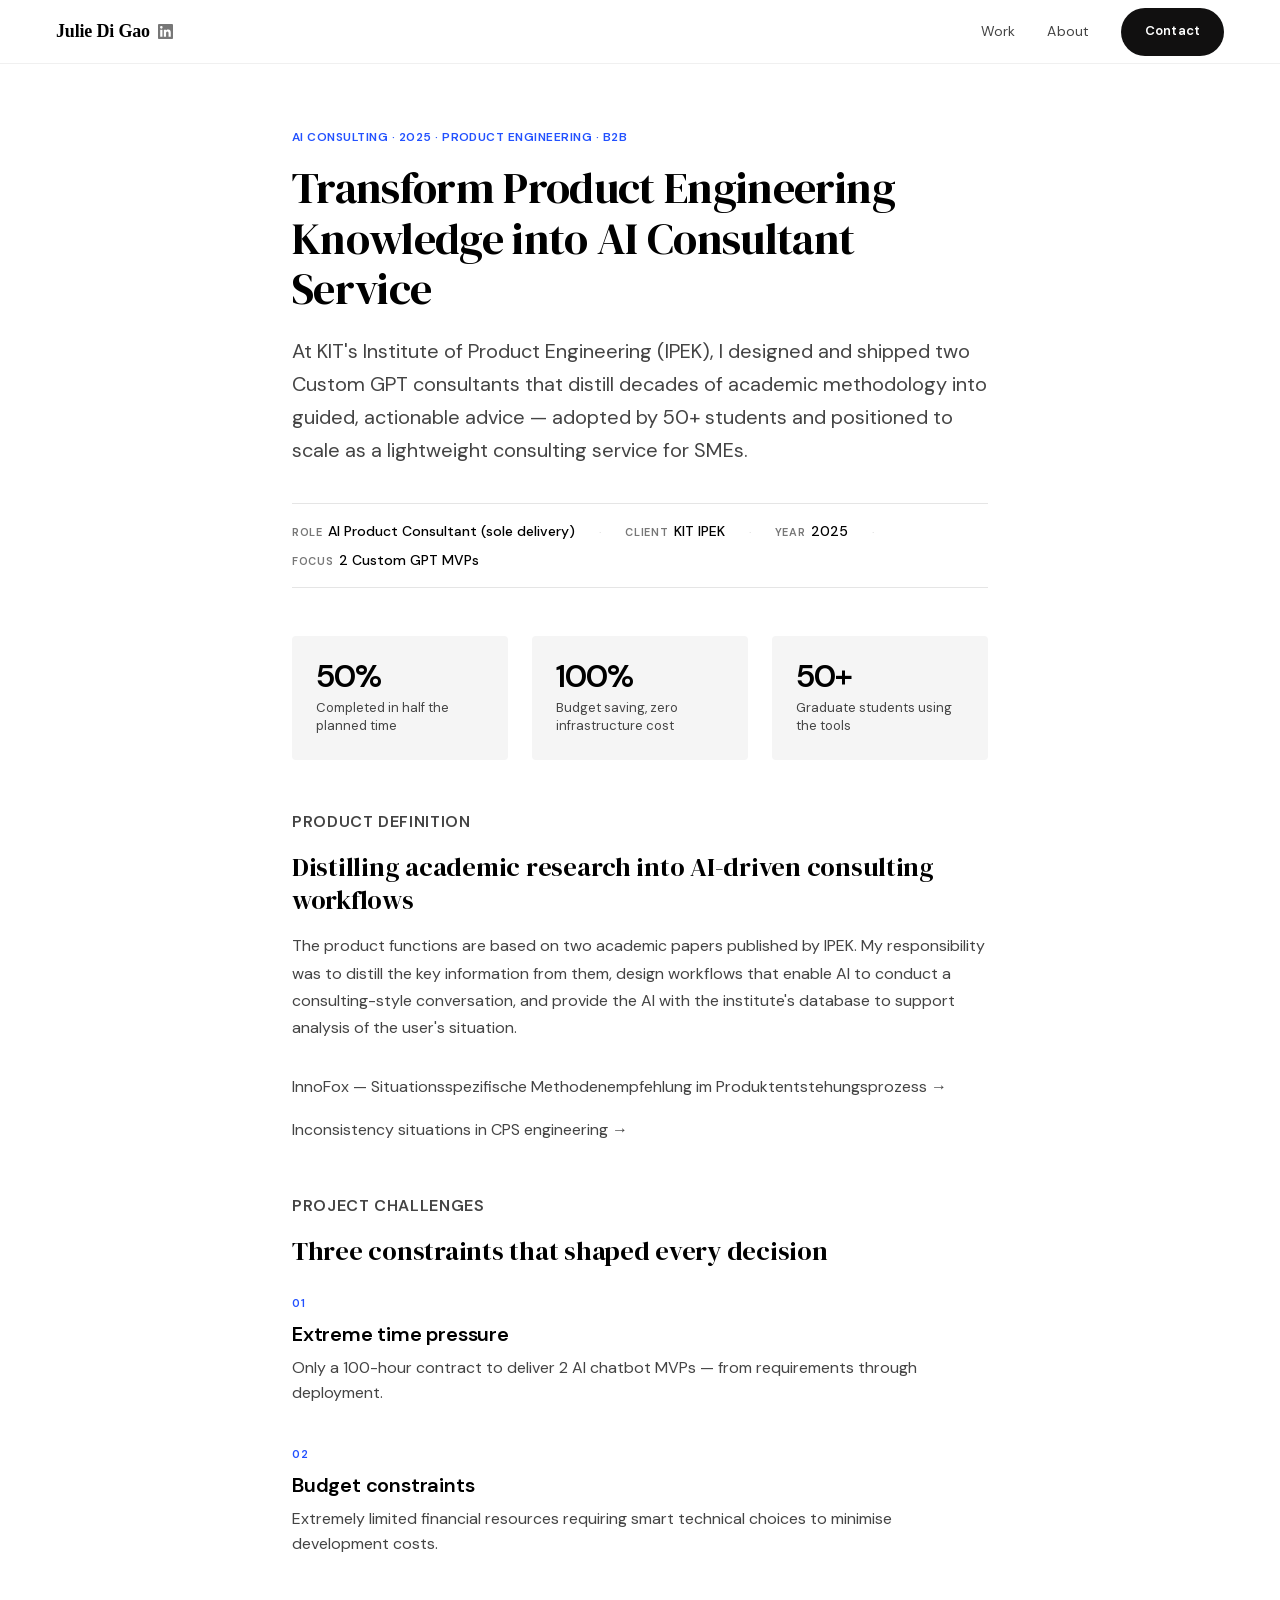
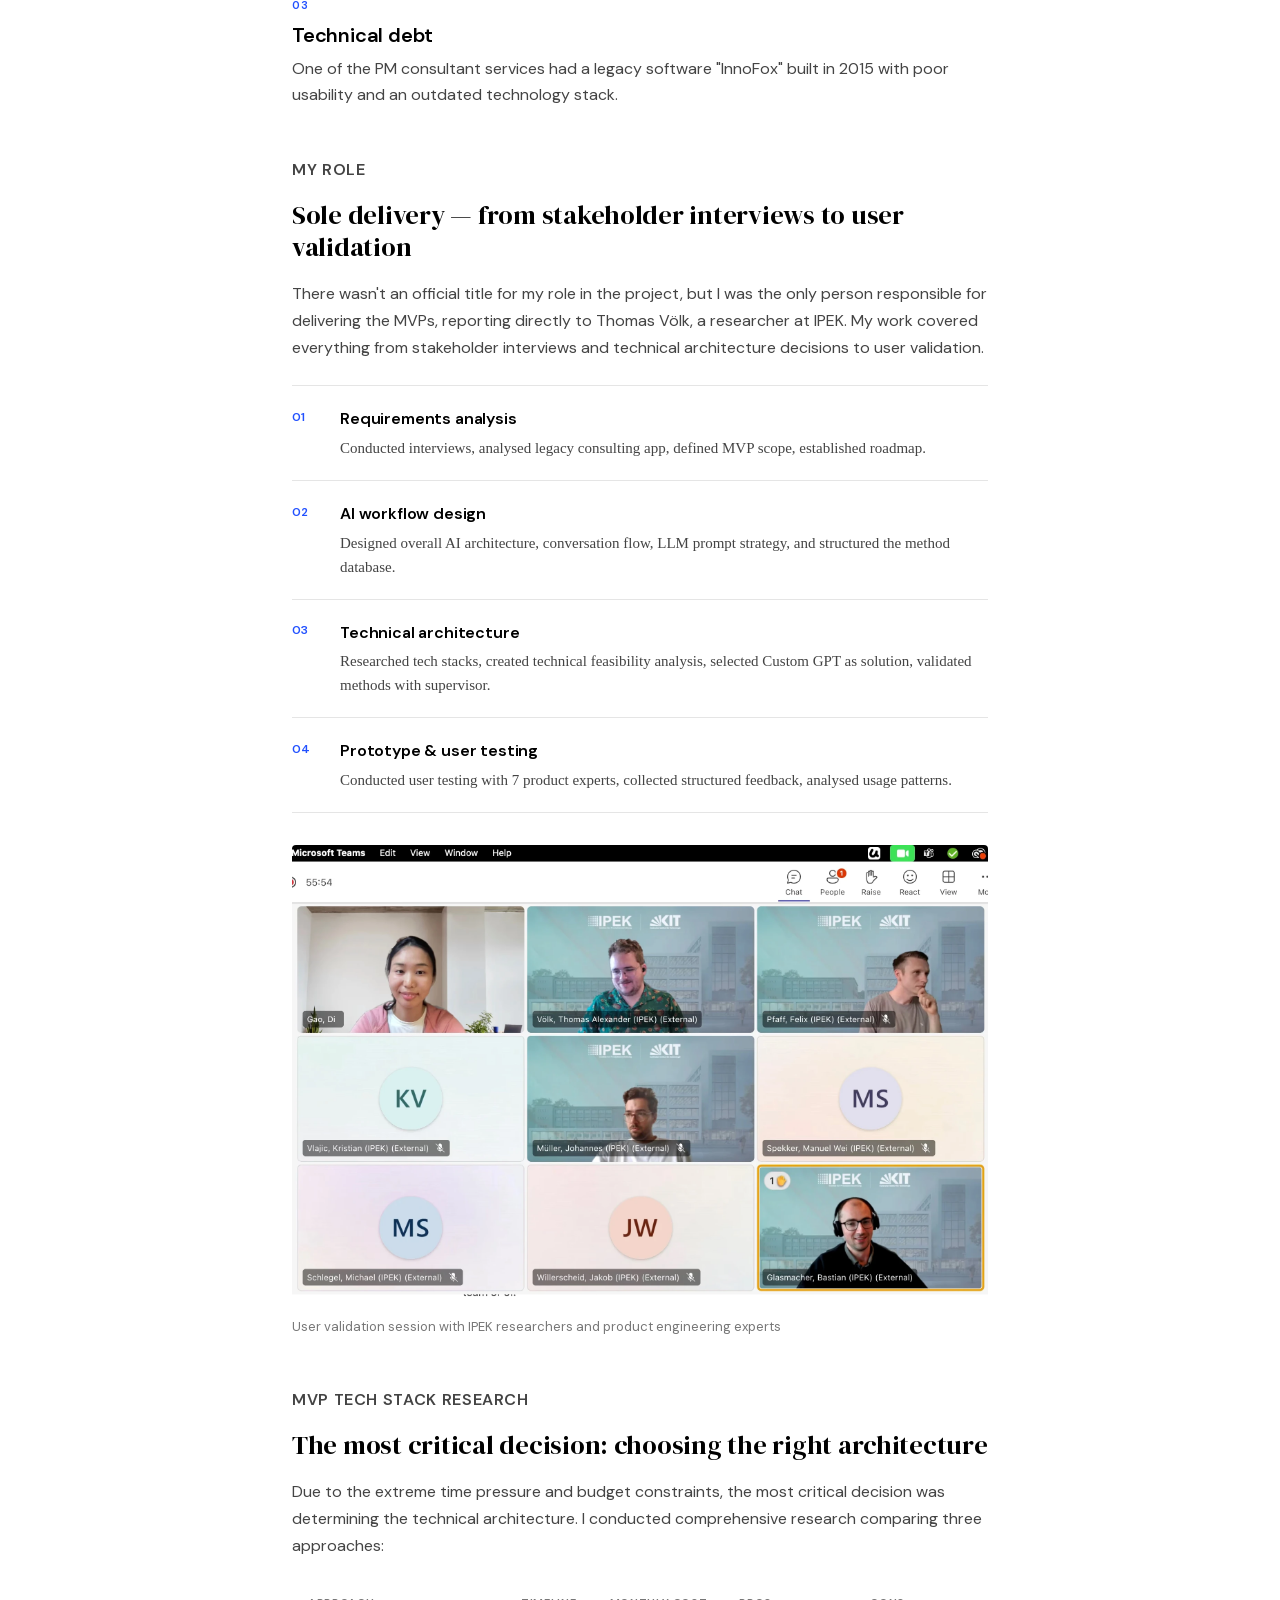
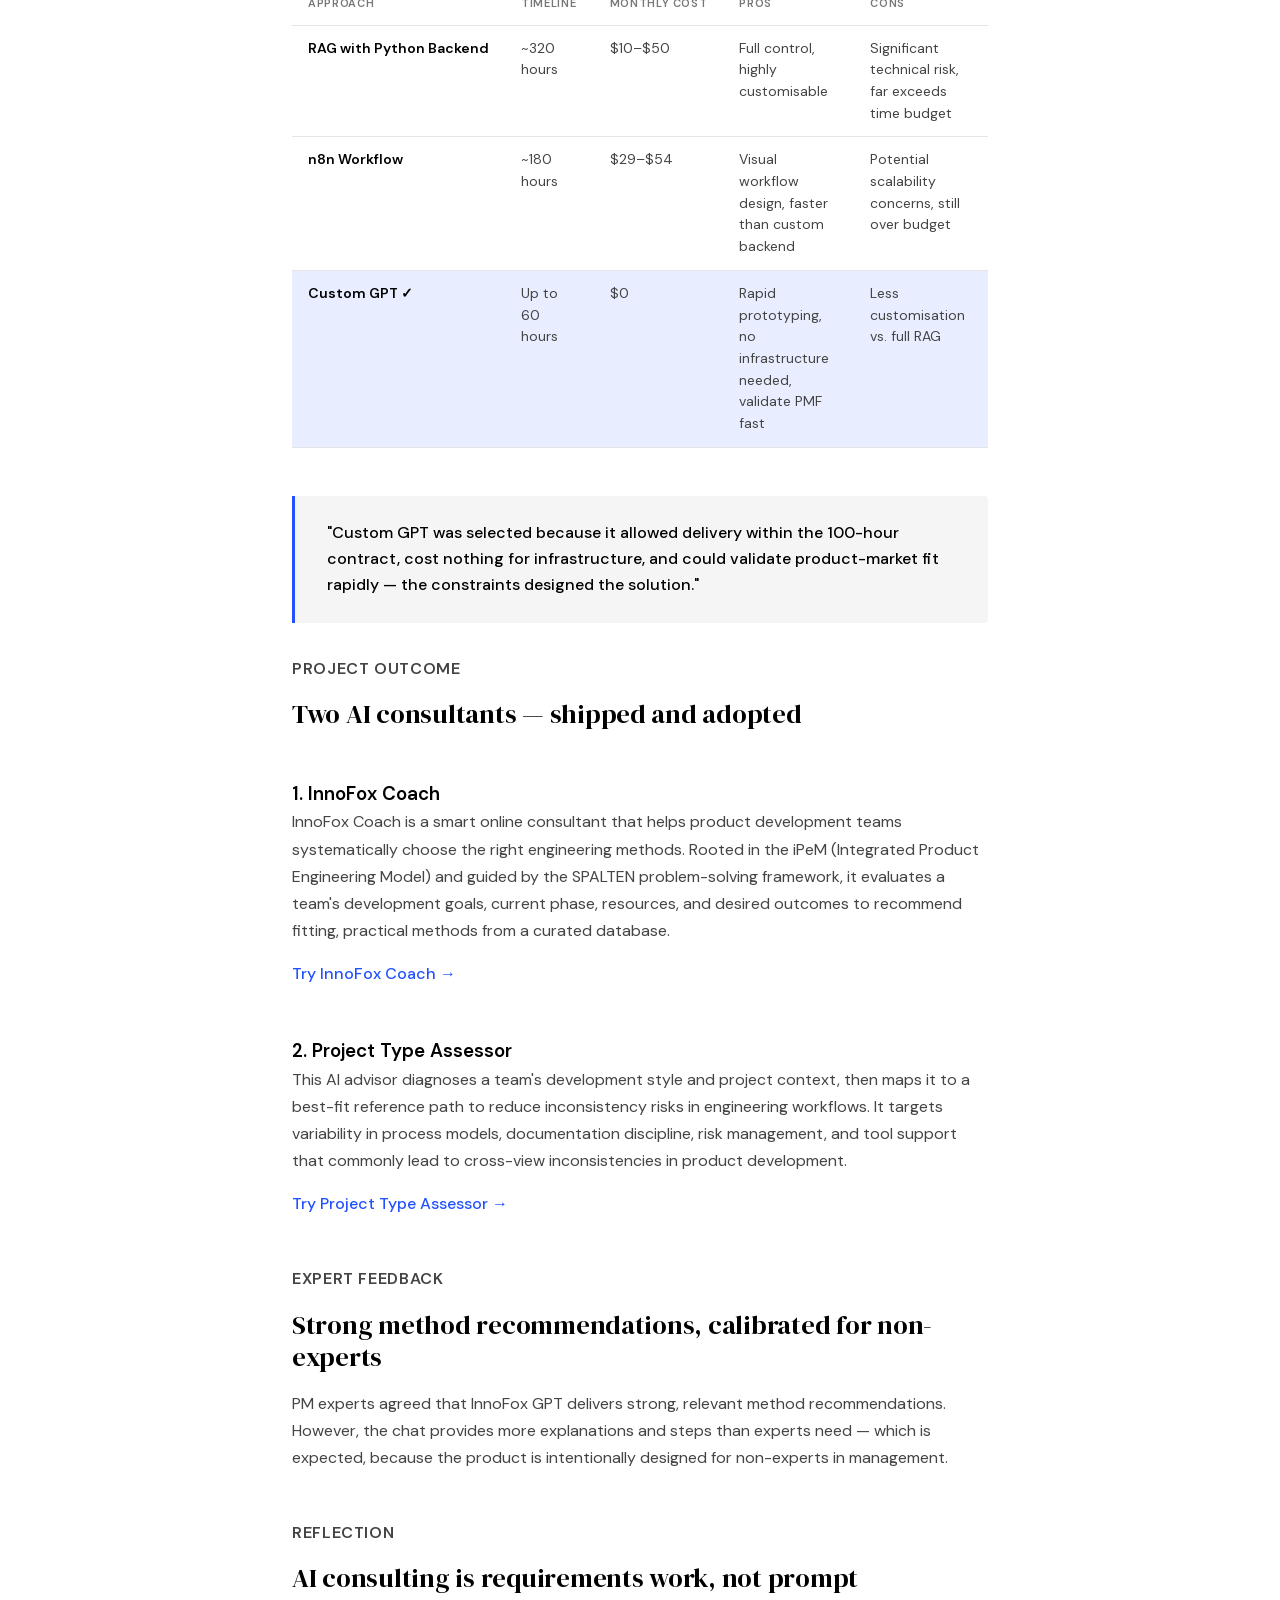
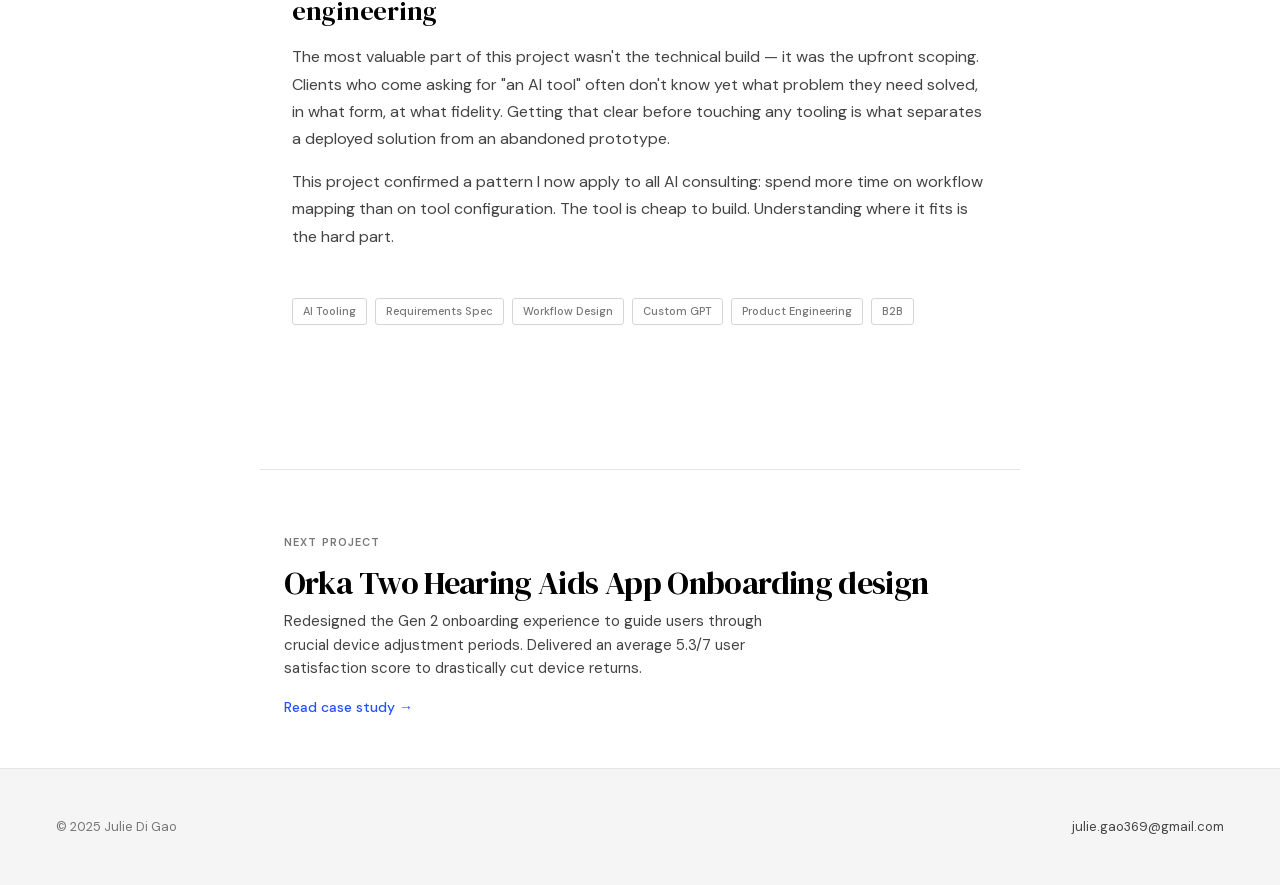
<file: ipek-gpt.html>
<!DOCTYPE html>
<html lang="en">
<head>
  <meta charset="UTF-8" />
  <meta name="viewport" content="width=device-width, initial-scale=1.0, viewport-fit=cover" />
  <title>IPEK AI Consultant — Custom GPT for Engineering Education · Julie Di Gao</title>
  <meta name="description" content="Two custom GPT tools for KIT IPEK — InnoFox Coach and Project Type Assessor — used by 50+ students. Built at zero software cost, shipped ahead of schedule." />
  <meta property="og:type" content="article" />
  <meta property="og:title" content="IPEK AI Consultant — Custom GPT for Engineering Education · Julie Di Gao" />
  <meta property="og:description" content="Two custom GPT tools for KIT IPEK — InnoFox Coach and Project Type Assessor — used by 50+ students. Built at zero software cost, shipped ahead of schedule." />
  <meta property="og:url" content="https://juliedigao.info/ipek-gpt.html" />
  <meta property="og:image" content="https://juliedigao.info/img/ipek-gpt-thumb.webp" />
  <meta name="twitter:card" content="summary_large_image" />
  <link rel="canonical" href="https://juliedigao.info/ipek-gpt.html" />
  <link rel="preload" href="fonts/dm-sans-latin.woff2" as="font" type="font/woff2" crossorigin>
  <link rel="preload" href="fonts/dm-serif-display-normal-latin.woff2" as="font" type="font/woff2" crossorigin>
  <link rel="stylesheet" href="fonts.css" />
  <link rel="stylesheet" href="style.css" />
  <style>
    .layout, .sidebar, .content { display: contents; }
    .cs-steps {
      display: flex;
      flex-direction: column;
      gap: 0;
      margin: 1.5rem 0;
    }
    .cs-step {
      display: grid;
      grid-template-columns: 2rem 1fr;
      gap: 1rem;
      padding: 1.25rem 0;
      border-bottom: 0.5px solid var(--border-light);
    }
    .cs-step:first-child { border-top: 0.5px solid var(--border-light); }
    .cs-step-num {
      font-size: 0.75rem;
      font-weight: 600;
      color: var(--accent);
      padding-top: 0.1rem;
      font-family: var(--font);
    }
    .cs-step-content h3 {
      font-size: 1rem;
      font-weight: 600;
      color: var(--text);
      margin-bottom: 0.25rem;
      letter-spacing: -0.01em;
      font-family: var(--font);
    }
    .cs-step-content p {
      font-size: 0.9375rem;
      color: var(--secondary);
      line-height: 1.6;
      margin: 0;
      font-family: var(--font-serif);
    }
  </style>
</head>
<body class="cs-page">
  <a class="skip-link" href="#cs-main">Skip to content</a>

  <nav class="site-nav">
    <div class="nav-left">
      <a href="index.html" class="nav-name">Julie Di Gao</a>
      <a href="https://www.linkedin.com/in/julie-gao-9985a615b/" class="nav-linkedin" target="_blank" rel="noopener" aria-label="LinkedIn profile">
        <svg width="15" height="15" viewBox="0 0 24 24" fill="currentColor" aria-hidden="true">
          <path d="M20.447 20.452h-3.554v-5.569c0-1.328-.027-3.037-1.852-3.037-1.853 0-2.136 1.445-2.136 2.939v5.667H9.351V9h3.414v1.561h.046c.477-.9 1.637-1.85 3.37-1.85 3.601 0 4.267 2.37 4.267 5.455v6.286zM5.337 7.433a2.062 2.062 0 0 1-2.063-2.065 2.064 2.064 0 1 1 2.063 2.065zm1.782 13.019H3.555V9h3.564v11.452zM22.225 0H1.771C.792 0 0 .774 0 1.729v20.542C0 23.227.792 24 1.771 24h20.451C23.2 24 24 23.227 24 22.271V1.729C24 .774 23.2 0 22.222 0h.003z"/>
        </svg>
      </a>
    </div>
    <button class="nav-toggle" aria-label="Toggle menu" aria-expanded="false"><span></span><span></span><span></span></button>
    <div class="nav-links">
      <a href="index.html#projects">Work</a>
      <a href="about.html">About</a>
      <a href="https://mail.google.com/mail/?view=cm&amp;to=julie.gao369@gmail.com" target="_blank" rel="noopener" class="nav-cta">Contact</a>
    </div>
  </nav>

  <main id="cs-main">
    <div class="cs-header">
      <p class="cs-eyebrow">AI Consulting · 2025 · Product Engineering · B2B</p>
      <h1 class="cs-title">Transform Product Engineering Knowledge into AI Consultant Service</h1>
      <p class="cs-sub">At KIT's Institute of Product Engineering (IPEK), I designed and shipped two Custom GPT consultants that distill decades of academic methodology into guided, actionable advice — adopted by 50+ students and positioned to scale as a lightweight consulting service for SMEs.</p>

      <div class="cs-meta">
        <div class="cs-meta-item"><span class="cs-meta-label">Role</span> <span class="cs-meta-value">AI Product Consultant (sole delivery)</span></div>
        <span class="cs-meta-dot">·</span>
        <div class="cs-meta-item"><span class="cs-meta-label">Client</span> <span class="cs-meta-value">KIT IPEK</span></div>
        <span class="cs-meta-dot">·</span>
        <div class="cs-meta-item"><span class="cs-meta-label">Year</span> <span class="cs-meta-value">2025</span></div>
        <span class="cs-meta-dot">·</span>
        <div class="cs-meta-item"><span class="cs-meta-label">Focus</span> <span class="cs-meta-value">2 Custom GPT MVPs</span></div>
      </div>
    </div>

    <div class="cs-body">

      <!-- Metrics -->
      <div class="cs-metrics">
        <div class="cs-metric">
          <div class="cs-metric-number">50%</div>
          <div class="cs-metric-label">Completed in half the planned time</div>
        </div>
        <div class="cs-metric">
          <div class="cs-metric-number">100%</div>
          <div class="cs-metric-label">Budget saving, zero infrastructure cost</div>
        </div>
        <div class="cs-metric">
          <div class="cs-metric-number">50+</div>
          <div class="cs-metric-label">Graduate students using the tools</div>
        </div>
      </div>

      <!-- Product Definition -->
      <div class="cs-section fade-in">
        <p class="cs-section-label">Product Definition</p>
        <h2>Distilling academic research into AI-driven consulting workflows</h2>
        <p>The product functions are based on two academic papers published by IPEK. My responsibility was to distill the key information from them, design workflows that enable AI to conduct a consulting-style conversation, and provide the AI with the institute's database to support analysis of the user's situation.</p>
        <div class="cs-sources">
          <p><a href="https://www.researchgate.net/publication/279542318_InnoFox_-_Situationsspezifische_Methodenempfehlung_im_Produktentstehungsprozess" target="_blank" rel="noopener">InnoFox — Situationsspezifische Methodenempfehlung im Produktentstehungsprozess &rarr;</a></p>
          <p><a href="https://www.sciencedirect.com/science/article/pii/S2212827125007632" target="_blank" rel="noopener">Inconsistency situations in CPS engineering &rarr;</a></p>
        </div>
      </div>

      <!-- Challenges -->
      <div class="cs-section fade-in">
        <p class="cs-section-label">Project Challenges</p>
        <h2>Three constraints that shaped every decision</h2>

        <div class="cs-features">
          <div class="cs-feature">
            <div class="cs-feature-num">01</div>
            <h3>Extreme time pressure</h3>
            <p>Only a 100-hour contract to deliver 2 AI chatbot MVPs — from requirements through deployment.</p>
          </div>
          <div class="cs-feature">
            <div class="cs-feature-num">02</div>
            <h3>Budget constraints</h3>
            <p>Extremely limited financial resources requiring smart technical choices to minimise development costs.</p>
          </div>
          <div class="cs-feature">
            <div class="cs-feature-num">03</div>
            <h3>Technical debt</h3>
            <p>One of the PM consultant services had a legacy software "InnoFox" built in 2015 with poor usability and an outdated technology stack.</p>
          </div>
        </div>
      </div>

      <!-- My Role -->
      <div class="cs-section fade-in">
        <p class="cs-section-label">My Role</p>
        <h2>Sole delivery — from stakeholder interviews to user validation</h2>
        <p>There wasn't an official title for my role in the project, but I was the only person responsible for delivering the MVPs, reporting directly to Thomas V&ouml;lk, a researcher at IPEK. My work covered everything from stakeholder interviews and technical architecture decisions to user validation.</p>

        <div class="cs-steps">
          <div class="cs-step">
            <span class="cs-step-num">01</span>
            <div class="cs-step-content">
              <h3>Requirements analysis</h3>
              <p>Conducted interviews, analysed legacy consulting app, defined MVP scope, established roadmap.</p>
            </div>
          </div>
          <div class="cs-step">
            <span class="cs-step-num">02</span>
            <div class="cs-step-content">
              <h3>AI workflow design</h3>
              <p>Designed overall AI architecture, conversation flow, LLM prompt strategy, and structured the method database.</p>
            </div>
          </div>
          <div class="cs-step">
            <span class="cs-step-num">03</span>
            <div class="cs-step-content">
              <h3>Technical architecture</h3>
              <p>Researched tech stacks, created technical feasibility analysis, selected Custom GPT as solution, validated methods with supervisor.</p>
            </div>
          </div>
          <div class="cs-step">
            <span class="cs-step-num">04</span>
            <div class="cs-step-content">
              <h3>Prototype &amp; user testing</h3>
              <p>Conducted user testing with 7 product experts, collected structured feedback, analysed usage patterns.</p>
            </div>
          </div>
        </div>

        <figure style="margin: 2rem 0 0;">
          <img src="img/ipek-user-interview.webp" width="2016" height="1323" alt="User testing session with 7 IPEK product experts on Microsoft Teams" style="width: 100%; height: auto; border-radius: 4px;" />
          <figcaption style="font-size: 0.8125rem; color: var(--tertiary); margin-top: 0.5rem; font-family: var(--font);">User validation session with IPEK researchers and product engineering experts</figcaption>
        </figure>
      </div>

      <!-- Tech Stack Research -->
      <div class="cs-section fade-in">
        <p class="cs-section-label">MVP Tech Stack Research</p>
        <h2>The most critical decision: choosing the right architecture</h2>
        <p>Due to the extreme time pressure and budget constraints, the most critical decision was determining the technical architecture. I conducted comprehensive research comparing three approaches:</p>

        <div class="cs-table-wrap">
          <table class="cs-table">
            <thead>
              <tr>
                <th>Approach</th>
                <th>Timeline</th>
                <th>Monthly Cost</th>
                <th>Pros</th>
                <th>Cons</th>
              </tr>
            </thead>
            <tbody>
              <tr>
                <td><strong>RAG with Python Backend</strong></td>
                <td data-label="Timeline">~320 hours</td>
                <td data-label="Monthly Cost">$10–$50</td>
                <td data-label="Pros">Full control, highly customisable</td>
                <td data-label="Cons">Significant technical risk, far exceeds time budget</td>
              </tr>
              <tr>
                <td><strong>n8n Workflow</strong></td>
                <td data-label="Timeline">~180 hours</td>
                <td data-label="Monthly Cost">$29–$54</td>
                <td data-label="Pros">Visual workflow design, faster than custom backend</td>
                <td data-label="Cons">Potential scalability concerns, still over budget</td>
              </tr>
              <tr style="background: var(--accent-light);">
                <td><strong>Custom GPT</strong> ✓</td>
                <td data-label="Timeline">Up to 60 hours</td>
                <td data-label="Monthly Cost">$0</td>
                <td data-label="Pros">Rapid prototyping, no infrastructure needed, validate PMF fast</td>
                <td data-label="Cons">Less customisation vs. full RAG</td>
              </tr>
            </tbody>
          </table>
        </div>
      </div>

      <!-- Callout -->
      <div class="cs-callout">
        <p>"Custom GPT was selected because it allowed delivery within the 100-hour contract, cost nothing for infrastructure, and could validate product-market fit rapidly — the constraints designed the solution."</p>
      </div>

      <!-- Project Outcome -->
      <div class="cs-section fade-in">
        <p class="cs-section-label">Project Outcome</p>
        <h2>Two AI consultants — shipped and adopted</h2>
      </div>

      <div class="cs-section fade-in">
        <h3>1. InnoFox Coach</h3>
        <p>InnoFox Coach is a smart online consultant that helps product development teams systematically choose the right engineering methods. Rooted in the iPeM (Integrated Product Engineering Model) and guided by the SPALTEN problem-solving framework, it evaluates a team's development goals, current phase, resources, and desired outcomes to recommend fitting, practical methods from a curated database.</p>
        <p><a href="https://chatgpt.com/g/g-686291fc40288191965647b88064e478-innofox-coach" target="_blank" rel="noopener" style="color: var(--accent); font-weight: 500;">Try InnoFox Coach &rarr;</a></p>
      </div>

      <div class="cs-section fade-in">
        <h3>2. Project Type Assessor</h3>
        <p>This AI advisor diagnoses a team's development style and project context, then maps it to a best-fit reference path to reduce inconsistency risks in engineering workflows. It targets variability in process models, documentation discipline, risk management, and tool support that commonly lead to cross-view inconsistencies in product development.</p>
        <p><a href="https://chatgpt.com/g/g-689edc0c4f7881918033f4ebe840dfd1-project-type-assessor" target="_blank" rel="noopener" style="color: var(--accent); font-weight: 500;">Try Project Type Assessor &rarr;</a></p>
      </div>

      <!-- Expert Feedback -->
      <div class="cs-section fade-in">
        <p class="cs-section-label">Expert Feedback</p>
        <h2>Strong method recommendations, calibrated for non-experts</h2>
        <p>PM experts agreed that InnoFox GPT delivers strong, relevant method recommendations. However, the chat provides more explanations and steps than experts need — which is expected, because the product is intentionally designed for non-experts in management.</p>
      </div>

      <!-- Reflection -->
      <div class="cs-section fade-in">
        <p class="cs-section-label">Reflection</p>
        <h2>AI consulting is requirements work, not prompt engineering</h2>
        <p>The most valuable part of this project wasn't the technical build — it was the upfront scoping. Clients who come asking for "an AI tool" often don't know yet what problem they need solved, in what form, at what fidelity. Getting that clear before touching any tooling is what separates a deployed solution from an abandoned prototype.</p>
        <p>This project confirmed a pattern I now apply to all AI consulting: spend more time on workflow mapping than on tool configuration. The tool is cheap to build. Understanding where it fits is the hard part.</p>
      </div>

      <div class="cs-tags">
        <span class="cs-tag">AI Tooling</span>
        <span class="cs-tag">Requirements Spec</span>
        <span class="cs-tag">Workflow Design</span>
        <span class="cs-tag">Custom GPT</span>
        <span class="cs-tag">Product Engineering</span>
        <span class="cs-tag">B2B</span>
      </div>

    </div>

    <!-- Next project -->
    <div class="cs-next-project">
      <p class="cs-next-label">Next Project</p>
      <a href="orka-health.html" class="cs-next-link">
        <h2 class="cs-next-title">Orka Two Hearing Aids App Onboarding design</h2>
        <p class="cs-next-desc">Redesigned the Gen 2 onboarding experience to guide users through crucial device adjustment periods. Delivered an average 5.3/7 user satisfaction score to drastically cut device returns.</p>
        <span class="cs-next-arrow">Read case study &rarr;</span>
      </a>
    </div>
  </main>

  <footer class="site-footer">
    <span>&copy; 2025 Julie Di Gao</span>
    <a href="mailto:julie.gao369@gmail.com">julie.gao369@gmail.com</a>
  </footer>

  <script src="script.js" defer></script>
</body>
</html>
</file>
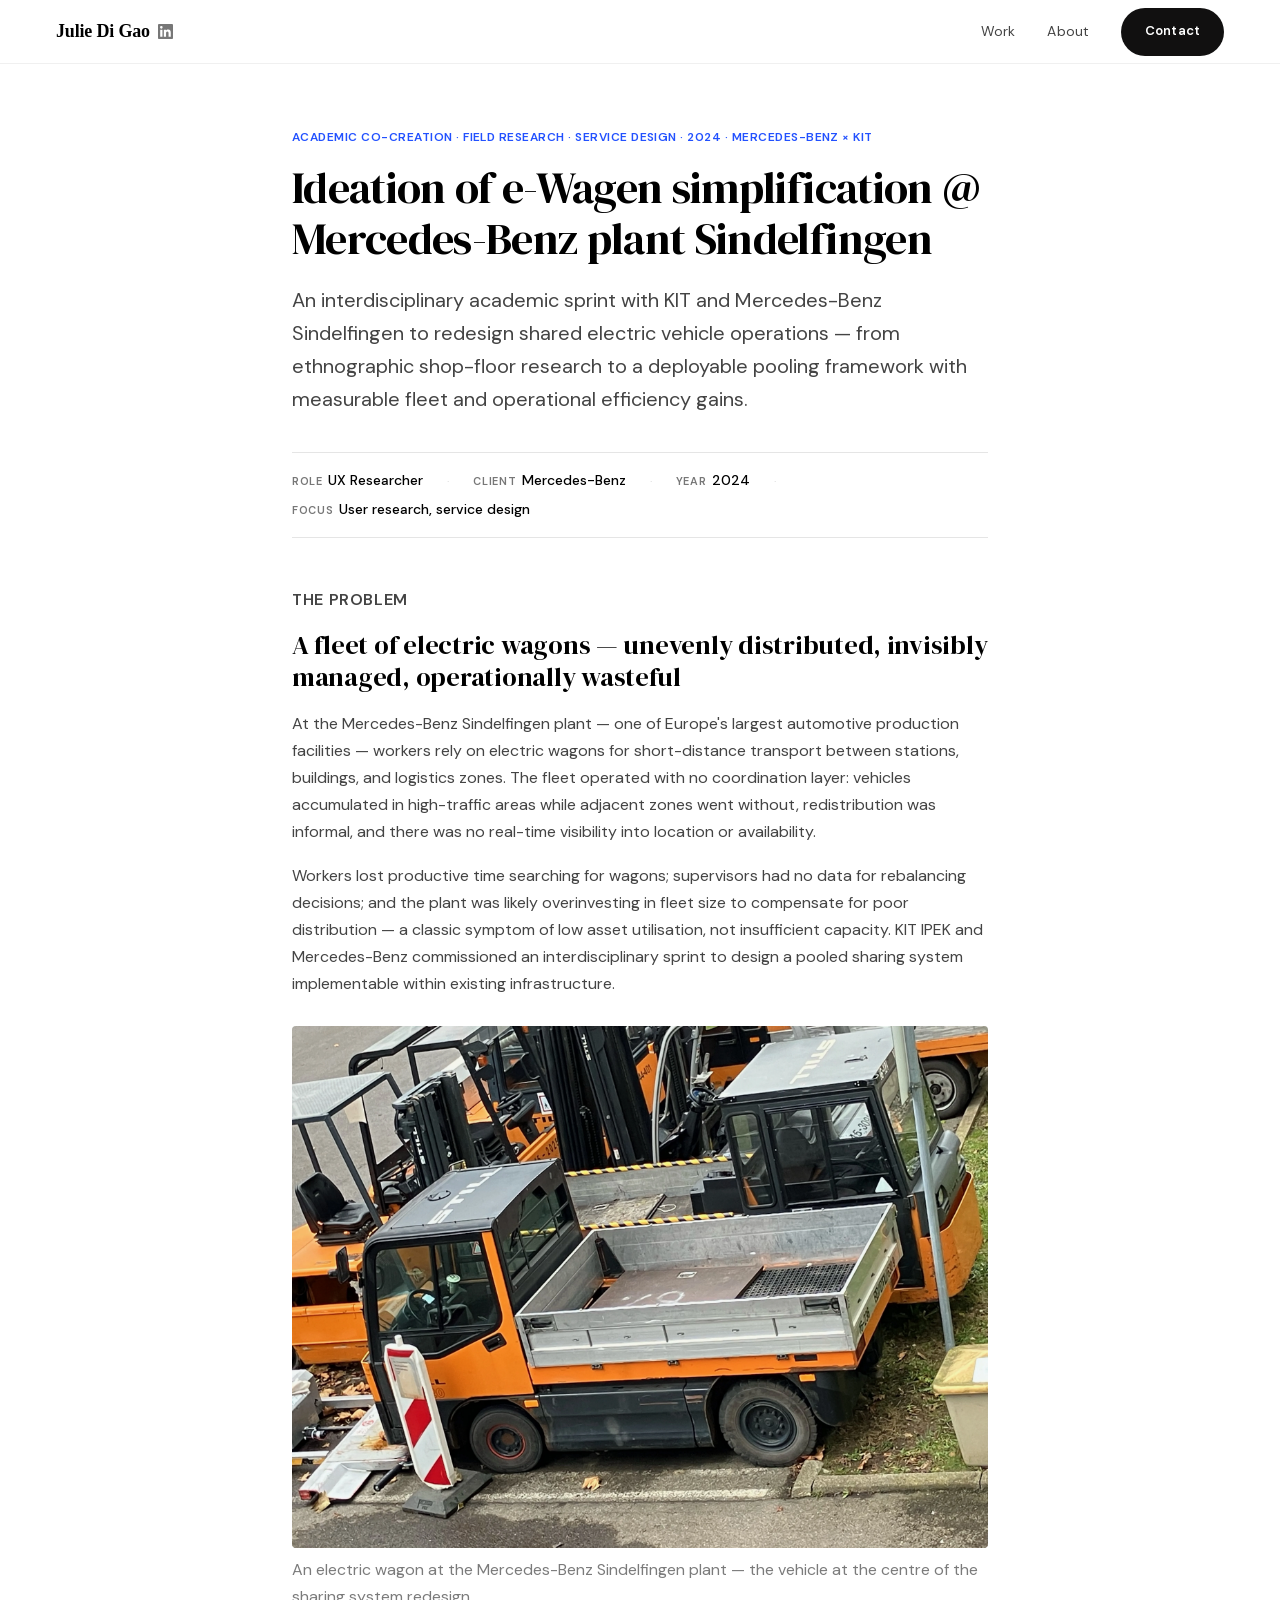
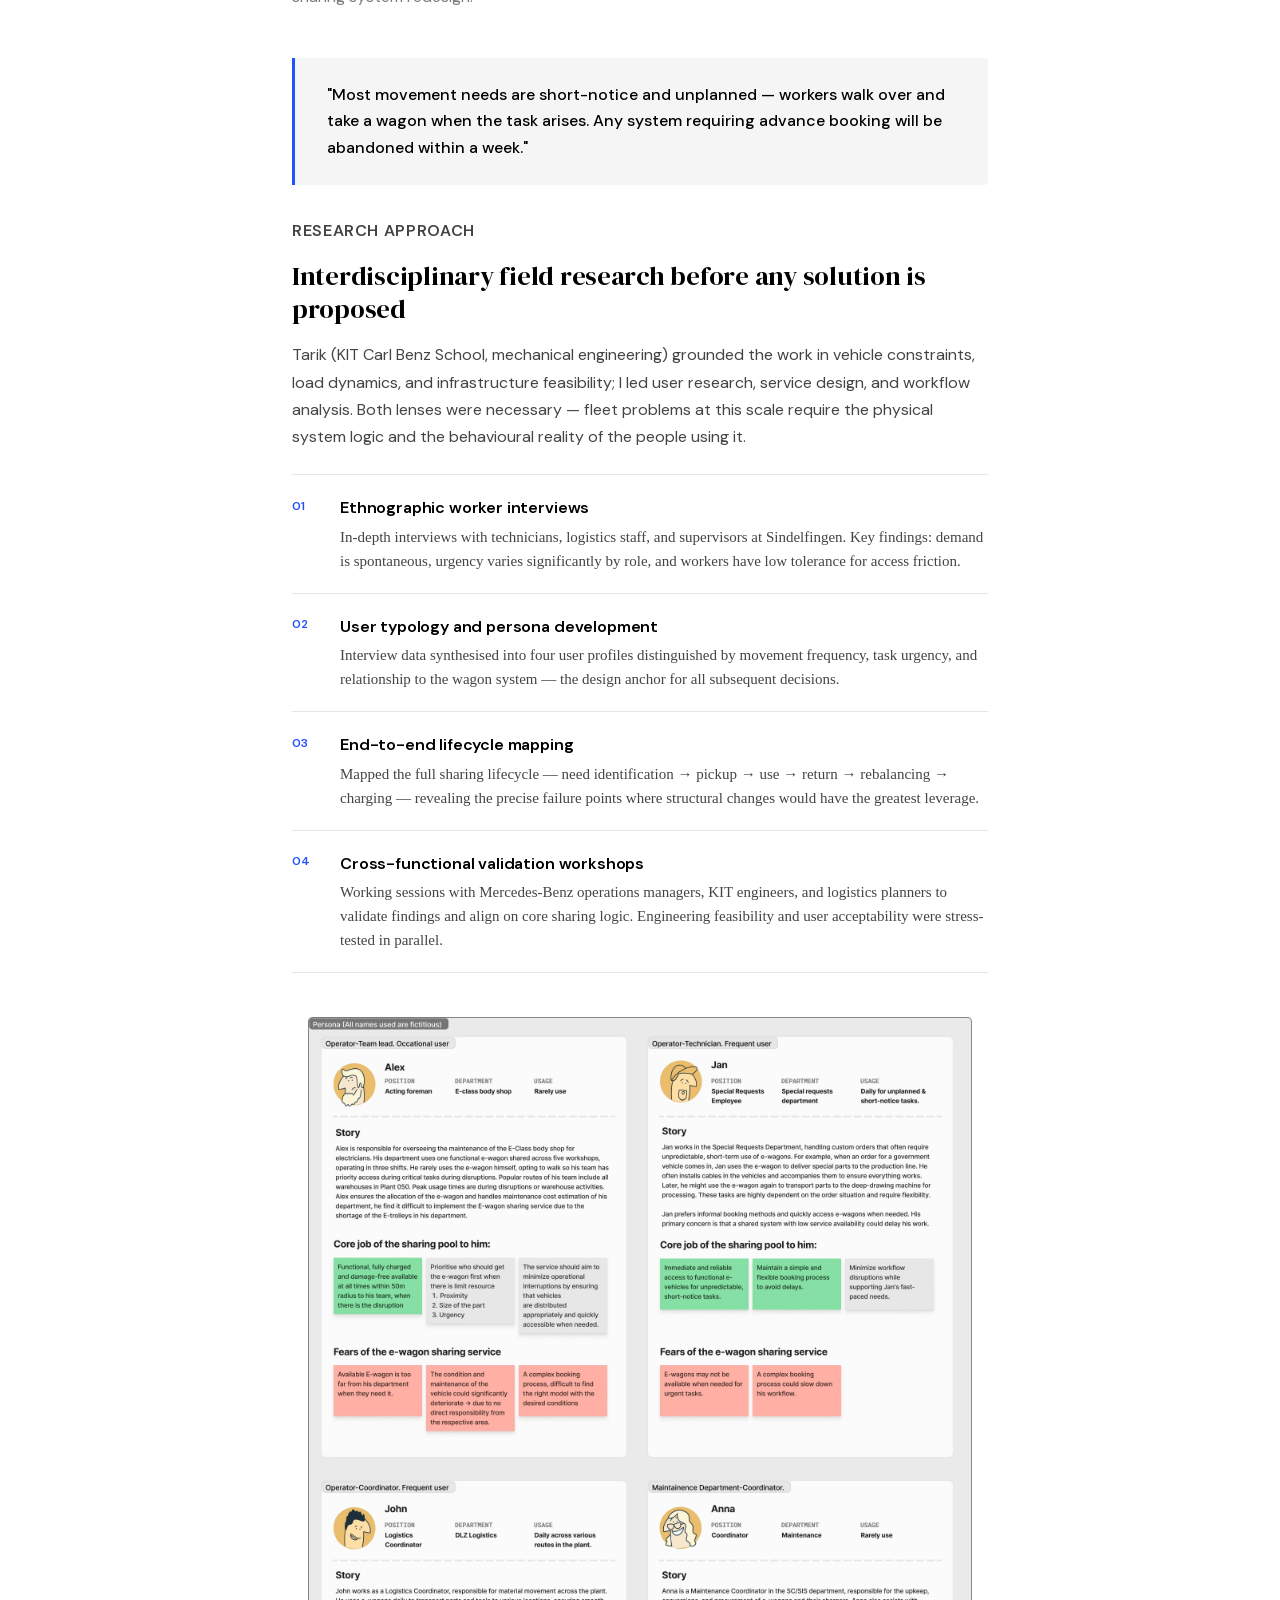
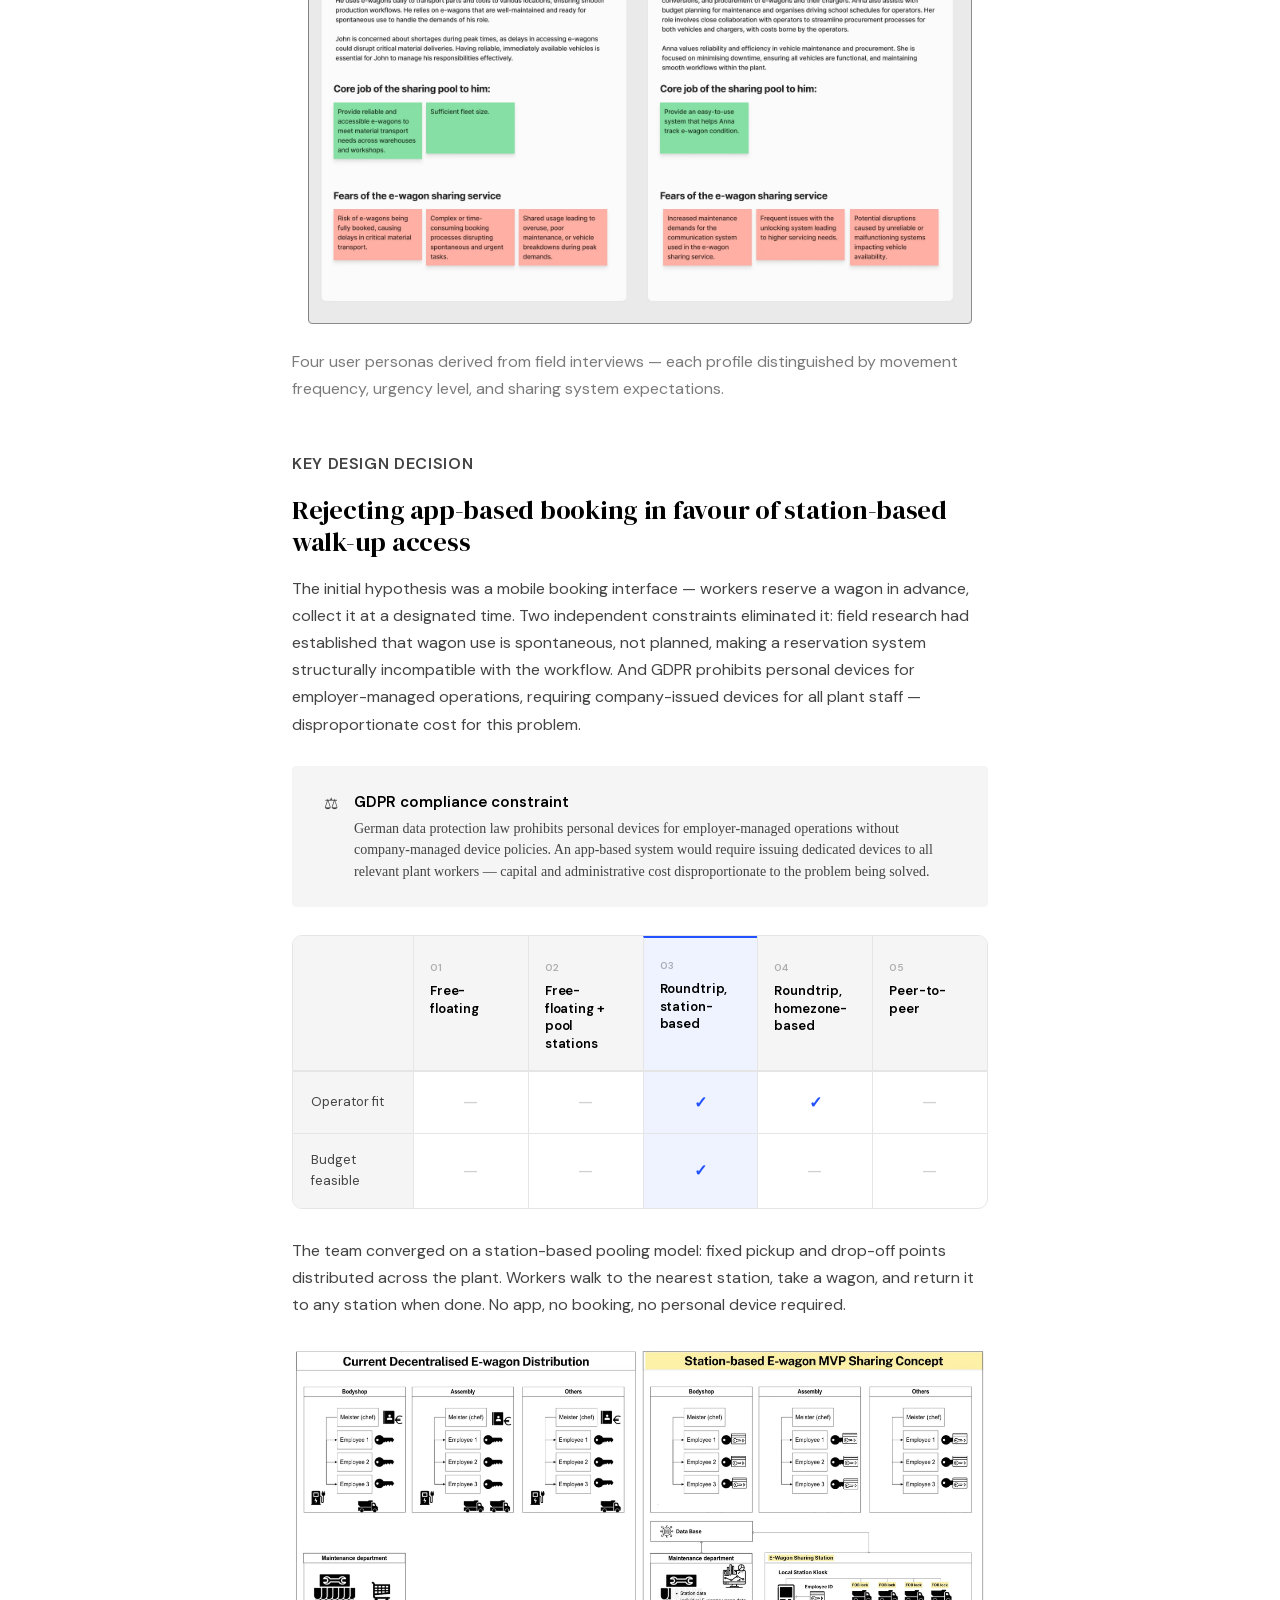
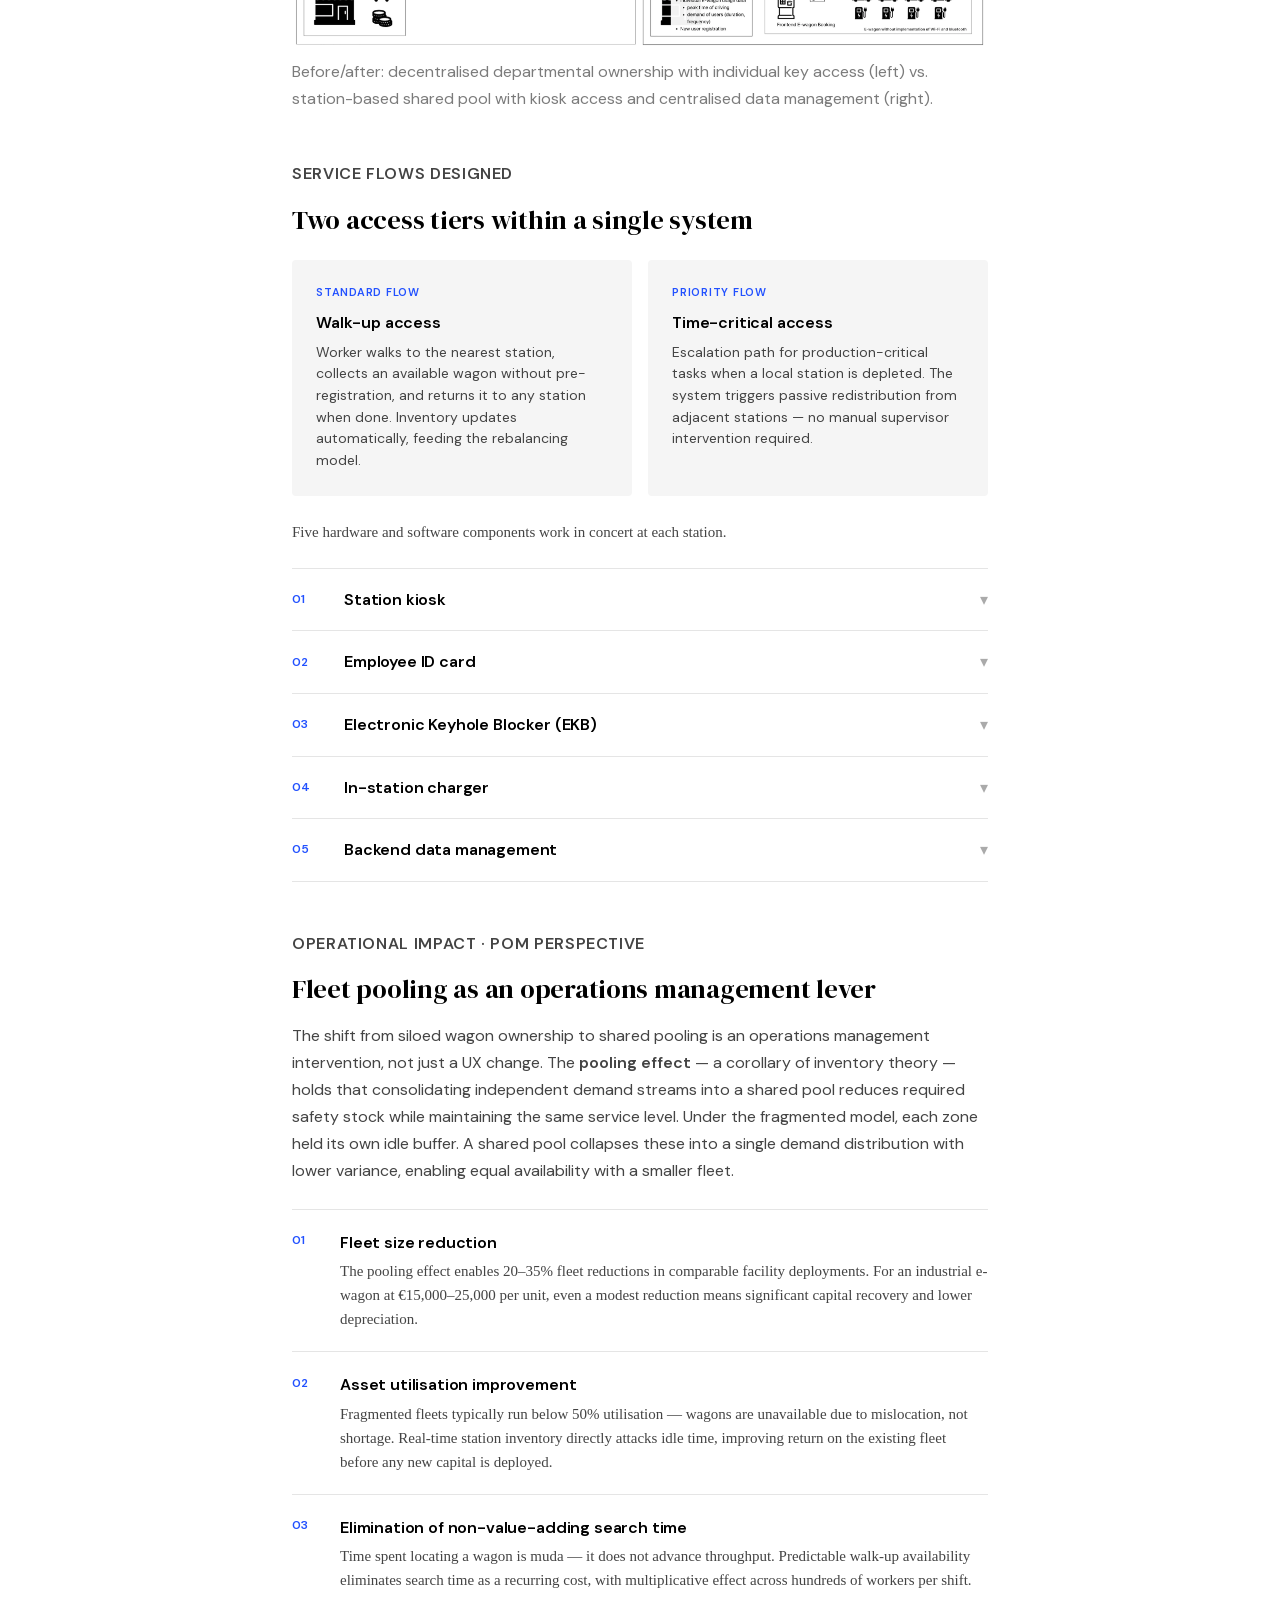
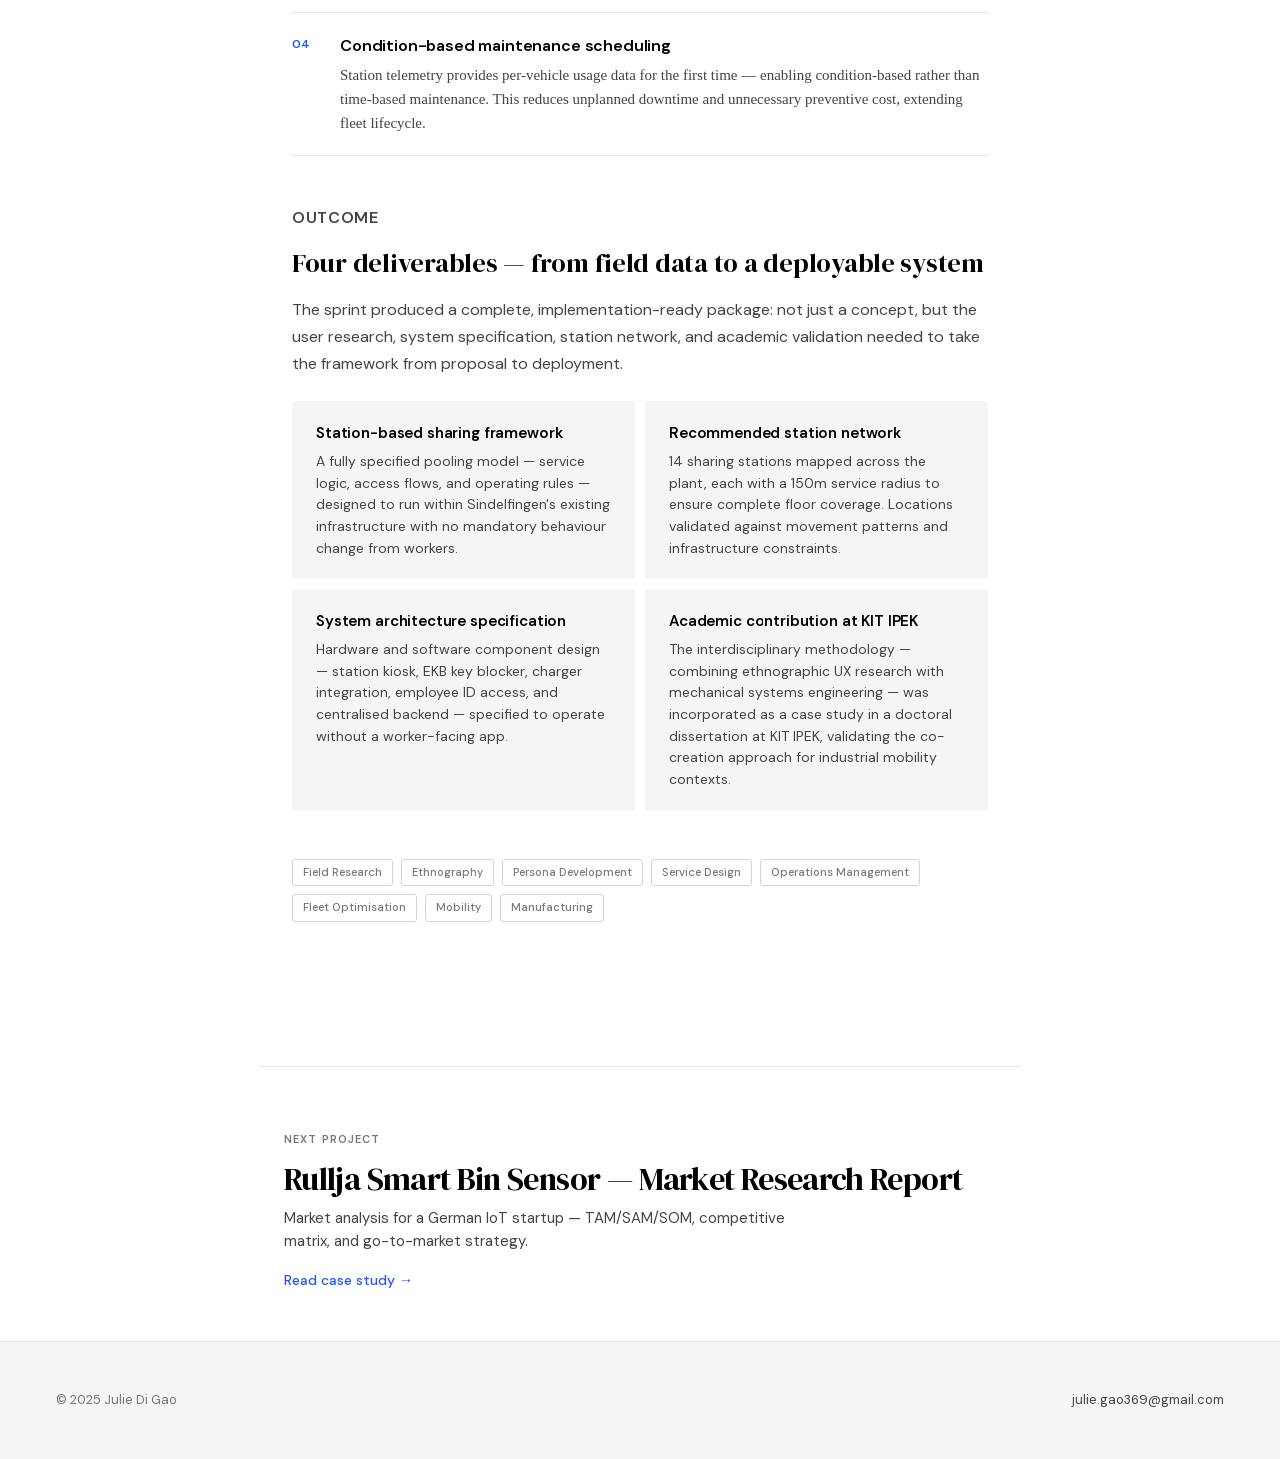
<file: mercedes-ewagon.html>
<!DOCTYPE html>
<html lang="en">
<head>
  <meta charset="UTF-8" />
  <meta name="viewport" content="width=device-width, initial-scale=1.0, viewport-fit=cover" />
  <title>E-Wagen Service Design at Mercedes-Benz Sindelfingen · Julie Di Gao</title>
  <meta name="description" content="Factory floor user research at Mercedes-Benz Sindelfingen. Personas, journey maps, and a full service design for e-trolley sharing among assembly workers." />
  <meta property="og:type" content="article" />
  <meta property="og:title" content="E-Wagen Service Design at Mercedes-Benz Sindelfingen · Julie Di Gao" />
  <meta property="og:description" content="Factory floor user research at Mercedes-Benz Sindelfingen. Personas, journey maps, and a full service design for e-trolley sharing among assembly workers." />
  <meta property="og:url" content="https://juliedigao.info/mercedes-ewagon.html" />
  <meta property="og:image" content="https://juliedigao.info/img/mercedesetrolley.webp" />
  <meta name="twitter:card" content="summary_large_image" />
  <link rel="canonical" href="https://juliedigao.info/mercedes-ewagon.html" />
  <link rel="preload" href="fonts/dm-sans-latin.woff2" as="font" type="font/woff2" crossorigin>
  <link rel="preload" href="fonts/dm-serif-display-normal-latin.woff2" as="font" type="font/woff2" crossorigin>
  <link rel="stylesheet" href="fonts.css" />
  <link rel="stylesheet" href="style.css" />
  <style>
    .layout, .sidebar, .content { display: contents; }
    .cs-steps {
      display: flex;
      flex-direction: column;
      gap: 0;
      margin: 1.5rem 0;
    }
    .cs-step {
      display: grid;
      grid-template-columns: 2rem 1fr;
      gap: 1rem;
      padding: 1.25rem 0;
      border-bottom: 0.5px solid var(--border-light);
    }
    .cs-step:first-child { border-top: 0.5px solid var(--border-light); }
    .cs-step-num {
      font-size: 0.75rem;
      font-weight: 600;
      color: var(--accent);
      padding-top: 0.1rem;
      font-family: var(--font);
    }
    .cs-step-content h3 {
      font-size: 1rem;
      font-weight: 600;
      color: var(--text);
      margin-bottom: 0.25rem;
      letter-spacing: -0.01em;
      font-family: var(--font);
    }
    .cs-step-content p {
      font-size: 0.9375rem;
      color: var(--secondary);
      line-height: 1.6;
      margin: 0;
      font-family: var(--font-serif);
    }
    .cs-usecases {
      display: grid;
      grid-template-columns: 1fr 1fr;
      gap: 1rem;
      margin: 1.5rem 0;
    }
    .cs-usecase {
      padding: 1.5rem;
      background: var(--surface);
      border-radius: 4px;
    }
    .cs-usecase-label {
      font-size: 0.6875rem;
      font-weight: 700;
      letter-spacing: 0.07em;
      text-transform: uppercase;
      color: var(--accent);
      margin-bottom: 0.5rem;
      font-family: var(--font);
    }
    .cs-usecase h3 {
      font-size: 1rem;
      font-weight: 600;
      color: var(--text);
      margin-bottom: 0.4rem;
      letter-spacing: -0.01em;
      font-family: var(--font);
    }
    .cs-usecase p {
      font-size: 0.875rem;
      color: var(--secondary);
      line-height: 1.55;
      margin: 0;
      font-family: var(--font);
    }
    .cs-constraint {
      display: flex;
      gap: 1rem;
      padding: 1.5rem 2rem;
      background: var(--surface);
      border-radius: 4px;
      margin: 1.75rem 0;
      align-items: flex-start;
    }
    .cs-constraint-icon {
      font-size: 1rem;
      flex-shrink: 0;
      color: var(--secondary);
      padding-top: 0.1rem;
    }
    .cs-constraint-body h3 {
      font-size: 0.9375rem;
      font-weight: 600;
      color: var(--text);
      margin-bottom: 0.25rem;
      font-family: var(--font);
    }
    .cs-constraint-body p {
      font-size: 0.875rem;
      color: var(--secondary);
      line-height: 1.55;
      margin: 0;
      font-family: var(--font-serif);
    }
    .cs-img {
      width: 100%;
      border-radius: 4px;
      display: block;
      margin: 1.75rem 0;
    }
    .cs-img-caption {
      font-size: 0.8125rem;
      color: var(--secondary);
      margin-top: -1.25rem;
      margin-bottom: 1.75rem;
      font-family: var(--font);
      opacity: 0.7;
    }
    /* Model comparison table */
    .cs-model-eval { margin: 1.75rem 0; overflow-x: auto; -webkit-overflow-scrolling: touch; }
    .cs-compare {
      display: grid;
      grid-template-columns: 7.5rem repeat(5, 1fr);
      min-width: 560px;
      border: 1px solid var(--border-light);
      border-radius: 10px;
      overflow: hidden;
    }
    /* Header row */
    .cs-cmp-corner {
      background: var(--surface);
      border-bottom: 1px solid var(--border-light);
    }
    .cs-cmp-head {
      padding: 1.5rem 1rem 1.125rem;
      background: var(--surface);
      border-left: 1px solid var(--border-light);
      border-bottom: 1px solid var(--border-light);
      display: flex;
      flex-direction: column;
      gap: 0.2rem;
    }
    .cs-cmp-head--sel {
      background: #EEF3FF;
      border-top: 2px solid var(--accent);
      padding-top: 1.25rem;
    }
    .cs-cmp-num {
      font-size: 0.625rem;
      font-weight: 600;
      color: var(--secondary);
      opacity: 0.4;
      font-family: var(--font);
    }
    .cs-cmp-name {
      font-size: 0.8125rem;
      font-weight: 600;
      color: var(--text);
      line-height: 1.35;
      font-family: var(--font);
      letter-spacing: -0.01em;
      display: block;
      margin-top: 0.2rem;
    }
    /* Criterion rows */
    .cs-cmp-label {
      padding: 1rem 1.125rem;
      font-size: 0.8125rem;
      color: var(--secondary);
      font-family: var(--font);
      background: var(--surface);
      border-top: 1px solid var(--border-light);
      display: flex;
      align-items: center;
    }
    .cs-cmp-val {
      padding: 1rem;
      border-top: 1px solid var(--border-light);
      border-left: 1px solid var(--border-light);
      display: flex;
      align-items: center;
      justify-content: center;
      font-family: var(--font);
    }
    .cs-cmp-val--sel { background: #EEF3FF; }
    .cs-cmp-yes {
      color: var(--accent);
      font-size: 1rem;
      font-weight: 600;
    }
    .cs-cmp-no {
      color: var(--secondary);
      font-size: 1.125rem;
      opacity: 0.25;
      letter-spacing: 0.05em;
    }
    /* System components */
    .cs-sys-list { margin: 1.5rem 0; }
    .cs-sys-item {
      border-bottom: 0.5px solid var(--border-light);
    }
    .cs-sys-item:first-child { border-top: 0.5px solid var(--border-light); }
    .cs-sys-item summary {
      display: grid;
      grid-template-columns: 2rem 1fr auto;
      gap: 1.25rem;
      padding: 1.125rem 0;
      align-items: center;
      cursor: pointer;
      list-style: none;
      user-select: none;
    }
    .cs-sys-item summary::-webkit-details-marker { display: none; }
    .cs-sys-n {
      font-size: 0.75rem;
      font-weight: 600;
      color: var(--accent);
      font-family: var(--font);
    }
    .cs-sys-item h4 {
      font-size: 1rem;
      font-weight: 600;
      color: var(--text);
      margin: 0;
      font-family: var(--font);
      letter-spacing: -0.01em;
    }
    .cs-sys-chevron {
      font-size: 1rem;
      color: var(--secondary);
      opacity: 0.45;
      transition: transform 0.2s ease;
      font-style: normal;
    }
    .cs-sys-item[open] .cs-sys-chevron { transform: rotate(180deg); }
    .cs-sys-body {
      padding: 0 0 1.125rem 3.25rem;
    }
    .cs-sys-body p {
      font-size: 0.9375rem;
      color: var(--secondary);
      line-height: 1.6;
      margin: 0;
      font-family: var(--font-serif);
    }
    /* Outcome cards */
    .cs-outcome-grid {
      display: grid;
      grid-template-columns: 1fr 1fr;
      gap: 0.625rem;
      margin: 1.5rem 0;
    }
    .cs-outcome-card {
      padding: 1.25rem 1.5rem;
      background: var(--surface);
      border-radius: 4px;
    }
    .cs-outcome-card h4 {
      font-size: 0.9375rem;
      font-weight: 600;
      color: var(--text);
      margin-bottom: 0.35rem;
      letter-spacing: -0.01em;
      font-family: var(--font);
    }
    .cs-outcome-card p {
      font-size: 0.875rem;
      color: var(--secondary);
      line-height: 1.55;
      margin: 0;
      font-family: var(--font);
    }
    @media (max-width: 640px) {
      .cs-system-grid, .cs-outcome-grid { grid-template-columns: 1fr; }
    }
    @media (max-width: 560px) {
      .cs-usecases { grid-template-columns: 1fr; }
    }
  </style>
</head>
<body class="cs-page">
  <a class="skip-link" href="#cs-main">Skip to content</a>

  <nav class="site-nav">
    <div class="nav-left">
      <a href="index.html" class="nav-name">Julie Di Gao</a>
      <a href="https://www.linkedin.com/in/julie-gao-9985a615b/" class="nav-linkedin" target="_blank" rel="noopener" aria-label="LinkedIn profile">
        <svg width="15" height="15" viewBox="0 0 24 24" fill="currentColor" aria-hidden="true">
          <path d="M20.447 20.452h-3.554v-5.569c0-1.328-.027-3.037-1.852-3.037-1.853 0-2.136 1.445-2.136 2.939v5.667H9.351V9h3.414v1.561h.046c.477-.9 1.637-1.85 3.37-1.85 3.601 0 4.267 2.37 4.267 5.455v6.286zM5.337 7.433a2.062 2.062 0 0 1-2.063-2.065 2.064 2.064 0 1 1 2.063 2.065zm1.782 13.019H3.555V9h3.564v11.452zM22.225 0H1.771C.792 0 0 .774 0 1.729v20.542C0 23.227.792 24 1.771 24h20.451C23.2 24 24 23.227 24 22.271V1.729C24 .774 23.2 0 22.222 0h.003z"/>
        </svg>
      </a>
    </div>
    <button class="nav-toggle" aria-label="Toggle menu" aria-expanded="false"><span></span><span></span><span></span></button>
    <div class="nav-links">
      <a href="index.html#projects">Work</a>
      <a href="about.html">About</a>
      <a href="https://mail.google.com/mail/?view=cm&amp;to=julie.gao369@gmail.com" target="_blank" rel="noopener" class="nav-cta">Contact</a>
    </div>
  </nav>

  <main id="cs-main">
    <div class="cs-header">
      <p class="cs-eyebrow">Academic Co-Creation · Field Research · Service Design · 2024 · Mercedes-Benz × KIT</p>
      <h1 class="cs-title">Ideation of e-Wagen simplification @ Mercedes-Benz plant Sindelfingen</h1>
      <p class="cs-sub">An interdisciplinary academic sprint with KIT and Mercedes-Benz Sindelfingen to redesign shared electric vehicle operations — from ethnographic shop-floor research to a deployable pooling framework with measurable fleet and operational efficiency gains.</p>

      <div class="cs-meta">
        <div class="cs-meta-item"><span class="cs-meta-label">Role</span> <span class="cs-meta-value">UX Researcher</span></div>
        <span class="cs-meta-dot">·</span>
        <div class="cs-meta-item"><span class="cs-meta-label">Client</span> <span class="cs-meta-value">Mercedes-Benz</span></div>
        <span class="cs-meta-dot">·</span>
        <div class="cs-meta-item"><span class="cs-meta-label">Year</span> <span class="cs-meta-value">2024</span></div>
        <span class="cs-meta-dot">·</span>
        <div class="cs-meta-item"><span class="cs-meta-label">Focus</span> <span class="cs-meta-value">User research, service design</span></div>
      </div>
    </div>

    <div class="cs-body">

      <!-- Problem -->
      <div class="cs-section fade-in">
        <p class="cs-section-label">The problem</p>
        <h2>A fleet of electric wagons — unevenly distributed, invisibly managed, operationally wasteful</h2>
        <p>At the Mercedes-Benz Sindelfingen plant — one of Europe's largest automotive production facilities — workers rely on electric wagons for short-distance transport between stations, buildings, and logistics zones. The fleet operated with no coordination layer: vehicles accumulated in high-traffic areas while adjacent zones went without, redistribution was informal, and there was no real-time visibility into location or availability.</p>
        <p>Workers lost productive time searching for wagons; supervisors had no data for rebalancing decisions; and the plant was likely overinvesting in fleet size to compensate for poor distribution — a classic symptom of low asset utilisation, not insufficient capacity. KIT IPEK and Mercedes-Benz commissioned an interdisciplinary sprint to design a pooled sharing system implementable within existing infrastructure.</p>

        <picture>
          <source srcset="img/mercedes-ewagon/e-wagon.webp" type="image/webp">
          <img src="img/mercedes-ewagon/e-wagon.jpg" width="4032" height="3024" alt="Electric wagon at the Mercedes-Benz Sindelfingen plant" class="cs-img" />
        </picture>
        <p class="cs-img-caption">An electric wagon at the Mercedes-Benz Sindelfingen plant — the vehicle at the centre of the sharing system redesign.</p>
      </div>

      <!-- Callout -->
      <div class="cs-callout">
        <p>"Most movement needs are short-notice and unplanned — workers walk over and take a wagon when the task arises. Any system requiring advance booking will be abandoned within a week."</p>
      </div>

      <!-- Research -->
      <div class="cs-section fade-in">
        <p class="cs-section-label">Research approach</p>
        <h2>Interdisciplinary field research before any solution is proposed</h2>
        <p>Tarik (KIT Carl Benz School, mechanical engineering) grounded the work in vehicle constraints, load dynamics, and infrastructure feasibility; I led user research, service design, and workflow analysis. Both lenses were necessary — fleet problems at this scale require the physical system logic and the behavioural reality of the people using it.</p>

        <div class="cs-steps">
          <div class="cs-step">
            <span class="cs-step-num">01</span>
            <div class="cs-step-content">
              <h3>Ethnographic worker interviews</h3>
              <p>In-depth interviews with technicians, logistics staff, and supervisors at Sindelfingen. Key findings: demand is spontaneous, urgency varies significantly by role, and workers have low tolerance for access friction.</p>
            </div>
          </div>
          <div class="cs-step">
            <span class="cs-step-num">02</span>
            <div class="cs-step-content">
              <h3>User typology and persona development</h3>
              <p>Interview data synthesised into four user profiles distinguished by movement frequency, task urgency, and relationship to the wagon system — the design anchor for all subsequent decisions.</p>
            </div>
          </div>
          <div class="cs-step">
            <span class="cs-step-num">03</span>
            <div class="cs-step-content">
              <h3>End-to-end lifecycle mapping</h3>
              <p>Mapped the full sharing lifecycle — need identification → pickup → use → return → rebalancing → charging — revealing the precise failure points where structural changes would have the greatest leverage.</p>
            </div>
          </div>
          <div class="cs-step">
            <span class="cs-step-num">04</span>
            <div class="cs-step-content">
              <h3>Cross-functional validation workshops</h3>
              <p>Working sessions with Mercedes-Benz operations managers, KIT engineers, and logistics planners to validate findings and align on core sharing logic. Engineering feasibility and user acceptability were stress-tested in parallel.</p>
            </div>
          </div>
        </div>

        <picture>
          <source srcset="img/mercedes-ewagon/persona.webp" type="image/webp">
          <img src="img/mercedes-ewagon/persona.jpg" width="3488" height="4704" alt="Four user personas developed from field interviews" class="cs-img" />
        </picture>
        <p class="cs-img-caption">Four user personas derived from field interviews — each profile distinguished by movement frequency, urgency level, and sharing system expectations.</p>
      </div>

      <!-- Key design decision -->
      <div class="cs-section fade-in">
        <p class="cs-section-label">Key design decision</p>
        <h2>Rejecting app-based booking in favour of station-based walk-up access</h2>
        <p>The initial hypothesis was a mobile booking interface — workers reserve a wagon in advance, collect it at a designated time. Two independent constraints eliminated it: field research had established that wagon use is spontaneous, not planned, making a reservation system structurally incompatible with the workflow. And GDPR prohibits personal devices for employer-managed operations, requiring company-issued devices for all plant staff — disproportionate cost for this problem.</p>

        <div class="cs-constraint">
          <div class="cs-constraint-icon">⚖</div>
          <div class="cs-constraint-body">
            <h3>GDPR compliance constraint</h3>
            <p>German data protection law prohibits personal devices for employer-managed operations without company-managed device policies. An app-based system would require issuing dedicated devices to all relevant plant workers — capital and administrative cost disproportionate to the problem being solved.</p>
          </div>
        </div>

        <div class="cs-model-eval">
          <div class="cs-compare">
            <!-- Header row -->
            <div class="cs-cmp-corner"></div>
            <div class="cs-cmp-head">
              <span class="cs-cmp-num">01</span>
              <span class="cs-cmp-name">Free-floating</span>
            </div>
            <div class="cs-cmp-head">
              <span class="cs-cmp-num">02</span>
              <span class="cs-cmp-name">Free-floating + pool stations</span>
            </div>
            <div class="cs-cmp-head cs-cmp-head--sel">
              <span class="cs-cmp-num">03</span>
              <span class="cs-cmp-name">Roundtrip, station-based</span>
            </div>
            <div class="cs-cmp-head">
              <span class="cs-cmp-num">04</span>
              <span class="cs-cmp-name">Roundtrip, homezone-based</span>
            </div>
            <div class="cs-cmp-head">
              <span class="cs-cmp-num">05</span>
              <span class="cs-cmp-name">Peer-to-peer</span>
            </div>
            <!-- Operator fit -->
            <div class="cs-cmp-label">Operator fit</div>
            <div class="cs-cmp-val"><span class="cs-cmp-no">—</span></div>
            <div class="cs-cmp-val"><span class="cs-cmp-no">—</span></div>
            <div class="cs-cmp-val cs-cmp-val--sel"><span class="cs-cmp-yes">✓</span></div>
            <div class="cs-cmp-val"><span class="cs-cmp-yes">✓</span></div>
            <div class="cs-cmp-val"><span class="cs-cmp-no">—</span></div>
            <!-- Budget feasible -->
            <div class="cs-cmp-label">Budget feasible</div>
            <div class="cs-cmp-val"><span class="cs-cmp-no">—</span></div>
            <div class="cs-cmp-val"><span class="cs-cmp-no">—</span></div>
            <div class="cs-cmp-val cs-cmp-val--sel"><span class="cs-cmp-yes">✓</span></div>
            <div class="cs-cmp-val"><span class="cs-cmp-no">—</span></div>
            <div class="cs-cmp-val"><span class="cs-cmp-no">—</span></div>
          </div>
        </div>

        <p>The team converged on a station-based pooling model: fixed pickup and drop-off points distributed across the plant. Workers walk to the nearest station, take a wagon, and return it to any station when done. No app, no booking, no personal device required.</p>

        <picture>
          <source srcset="img/mercedes-ewagon/e-wagon-sharing-concept.webp" type="image/webp">
          <img src="img/mercedes-ewagon/e-wagon-sharing-concept.jpg" width="2704" height="1180" alt="Before and after: decentralised ownership vs station-based sharing system" class="cs-img" />
        </picture>
        <p class="cs-img-caption">Before/after: decentralised departmental ownership with individual key access (left) vs. station-based shared pool with kiosk access and centralised data management (right).</p>
      </div>

      <!-- Use cases -->
      <div class="cs-section fade-in">
        <p class="cs-section-label">Service flows designed</p>
        <h2>Two access tiers within a single system</h2>

        <div class="cs-usecases">
          <div class="cs-usecase">
            <div class="cs-usecase-label">Standard flow</div>
            <h3>Walk-up access</h3>
            <p>Worker walks to the nearest station, collects an available wagon without pre-registration, and returns it to any station when done. Inventory updates automatically, feeding the rebalancing model.</p>
          </div>
          <div class="cs-usecase">
            <div class="cs-usecase-label">Priority flow</div>
            <h3>Time-critical access</h3>
            <p>Escalation path for production-critical tasks when a local station is depleted. The system triggers passive redistribution from adjacent stations — no manual supervisor intervention required.</p>
          </div>
        </div>

        <p style="font-size:0.9375rem;color:var(--secondary);line-height:1.6;margin:1.5rem 0 0.25rem;font-family:var(--font-serif)">Five hardware and software components work in concert at each station.</p>
        <div class="cs-sys-list">
          <details class="cs-sys-item">
            <summary><span class="cs-sys-n">01</span><h4>Station kiosk</h4><i class="cs-sys-chevron">▾</i></summary>
            <div class="cs-sys-body"><p>The single physical interface workers touch — ID card scan identifies the user, displays available wagons, releases the physical key on pickup, and logs the trip on return.</p></div>
          </details>
          <details class="cs-sys-item">
            <summary><span class="cs-sys-n">02</span><h4>Employee ID card</h4><i class="cs-sys-chevron">▾</i></summary>
            <div class="cs-sys-body"><p>Walk up and tap — no app, no PIN. Usage is attributed to department rather than individual, keeping the system GDPR-compliant without personal data collection.</p></div>
          </details>
          <details class="cs-sys-item">
            <summary><span class="cs-sys-n">03</span><h4>Electronic Keyhole Blocker (EKB)</h4><i class="cs-sys-chevron">▾</i></summary>
            <div class="cs-sys-body"><p>Fitted to each wagon, the EKB enables or disables the physical ignition key via the station system. A CAN bus connector reads battery status — no app or network access required on the vehicle side.</p></div>
          </details>
          <details class="cs-sys-item">
            <summary><span class="cs-sys-n">04</span><h4>In-station charger</h4><i class="cs-sys-chevron">▾</i></summary>
            <div class="cs-sys-body"><p>One charger per slot. Charging begins automatically on return and reports status to the backend, keeping the fleet ready without manual checks.</p></div>
          </details>
          <details class="cs-sys-item">
            <summary><span class="cs-sys-n">05</span><h4>Backend data management</h4><i class="cs-sys-chevron">▾</i></summary>
            <div class="cs-sys-body"><p>Aggregates real-time station utilisation, peak demand by time and zone, and trip duration — feeding directly into the plant's maintenance information system for condition-based scheduling.</p></div>
          </details>
        </div>
      </div>

      <!-- POM / Operational efficiency -->
      <div class="cs-section fade-in">
        <p class="cs-section-label">Operational impact · POM perspective</p>
        <h2>Fleet pooling as an operations management lever</h2>
        <p>The shift from siloed wagon ownership to shared pooling is an operations management intervention, not just a UX change. The <strong>pooling effect</strong> — a corollary of inventory theory — holds that consolidating independent demand streams into a shared pool reduces required safety stock while maintaining the same service level. Under the fragmented model, each zone held its own idle buffer. A shared pool collapses these into a single demand distribution with lower variance, enabling equal availability with a smaller fleet.</p>

        <div class="cs-steps">
          <div class="cs-step">
            <span class="cs-step-num">01</span>
            <div class="cs-step-content">
              <h3>Fleet size reduction</h3>
              <p>The pooling effect enables 20–35% fleet reductions in comparable facility deployments. For an industrial e-wagon at €15,000–25,000 per unit, even a modest reduction means significant capital recovery and lower depreciation.</p>
            </div>
          </div>
          <div class="cs-step">
            <span class="cs-step-num">02</span>
            <div class="cs-step-content">
              <h3>Asset utilisation improvement</h3>
              <p>Fragmented fleets typically run below 50% utilisation — wagons are unavailable due to mislocation, not shortage. Real-time station inventory directly attacks idle time, improving return on the existing fleet before any new capital is deployed.</p>
            </div>
          </div>
          <div class="cs-step">
            <span class="cs-step-num">03</span>
            <div class="cs-step-content">
              <h3>Elimination of non-value-adding search time</h3>
              <p>Time spent locating a wagon is muda — it does not advance throughput. Predictable walk-up availability eliminates search time as a recurring cost, with multiplicative effect across hundreds of workers per shift.</p>
            </div>
          </div>
          <div class="cs-step">
            <span class="cs-step-num">04</span>
            <div class="cs-step-content">
              <h3>Condition-based maintenance scheduling</h3>
              <p>Station telemetry provides per-vehicle usage data for the first time — enabling condition-based rather than time-based maintenance. This reduces unplanned downtime and unnecessary preventive cost, extending fleet lifecycle.</p>
            </div>
          </div>
        </div>
      </div>

      <!-- Outcome -->
      <div class="cs-section fade-in">
        <p class="cs-section-label">Outcome</p>
        <h2>Four deliverables — from field data to a deployable system</h2>
        <p>The sprint produced a complete, implementation-ready package: not just a concept, but the user research, system specification, station network, and academic validation needed to take the framework from proposal to deployment.</p>

        <div class="cs-outcome-grid">
          <div class="cs-outcome-card">
            <h4>Station-based sharing framework</h4>
            <p>A fully specified pooling model — service logic, access flows, and operating rules — designed to run within Sindelfingen's existing infrastructure with no mandatory behaviour change from workers.</p>
          </div>
          <div class="cs-outcome-card">
            <h4>Recommended station network</h4>
            <p>14 sharing stations mapped across the plant, each with a 150m service radius to ensure complete floor coverage. Locations validated against movement patterns and infrastructure constraints.</p>
          </div>
          <div class="cs-outcome-card">
            <h4>System architecture specification</h4>
            <p>Hardware and software component design — station kiosk, EKB key blocker, charger integration, employee ID access, and centralised backend — specified to operate without a worker-facing app.</p>
          </div>
          <div class="cs-outcome-card">
            <h4>Academic contribution at KIT IPEK</h4>
            <p>The interdisciplinary methodology — combining ethnographic UX research with mechanical systems engineering — was incorporated as a case study in a doctoral dissertation at KIT IPEK, validating the co-creation approach for industrial mobility contexts.</p>
          </div>
        </div>

      </div>

      <div class="cs-tags">
        <span class="cs-tag">Field Research</span>
        <span class="cs-tag">Ethnography</span>
        <span class="cs-tag">Persona Development</span>
        <span class="cs-tag">Service Design</span>
        <span class="cs-tag">Operations Management</span>
        <span class="cs-tag">Fleet Optimisation</span>
        <span class="cs-tag">Mobility</span>
        <span class="cs-tag">Manufacturing</span>
      </div>

    </div>

    <!-- Next project -->
    <div class="cs-next-project">
      <p class="cs-next-label">Next Project</p>
      <a href="rullja-smart-bin.html" class="cs-next-link">
        <h2 class="cs-next-title">Rullja Smart Bin Sensor &mdash; Market Research Report</h2>
        <p class="cs-next-desc">Market analysis for a German IoT startup — TAM/SAM/SOM, competitive matrix, and go-to-market strategy.</p>
        <span class="cs-next-arrow">Read case study &rarr;</span>
      </a>
    </div>
  </main>

  <footer class="site-footer">
    <span>&copy; 2025 Julie Di Gao</span>
    <a href="mailto:julie.gao369@gmail.com">julie.gao369@gmail.com</a>
  </footer>

  <script src="script.js" defer></script>
</body>
</html>
</file>
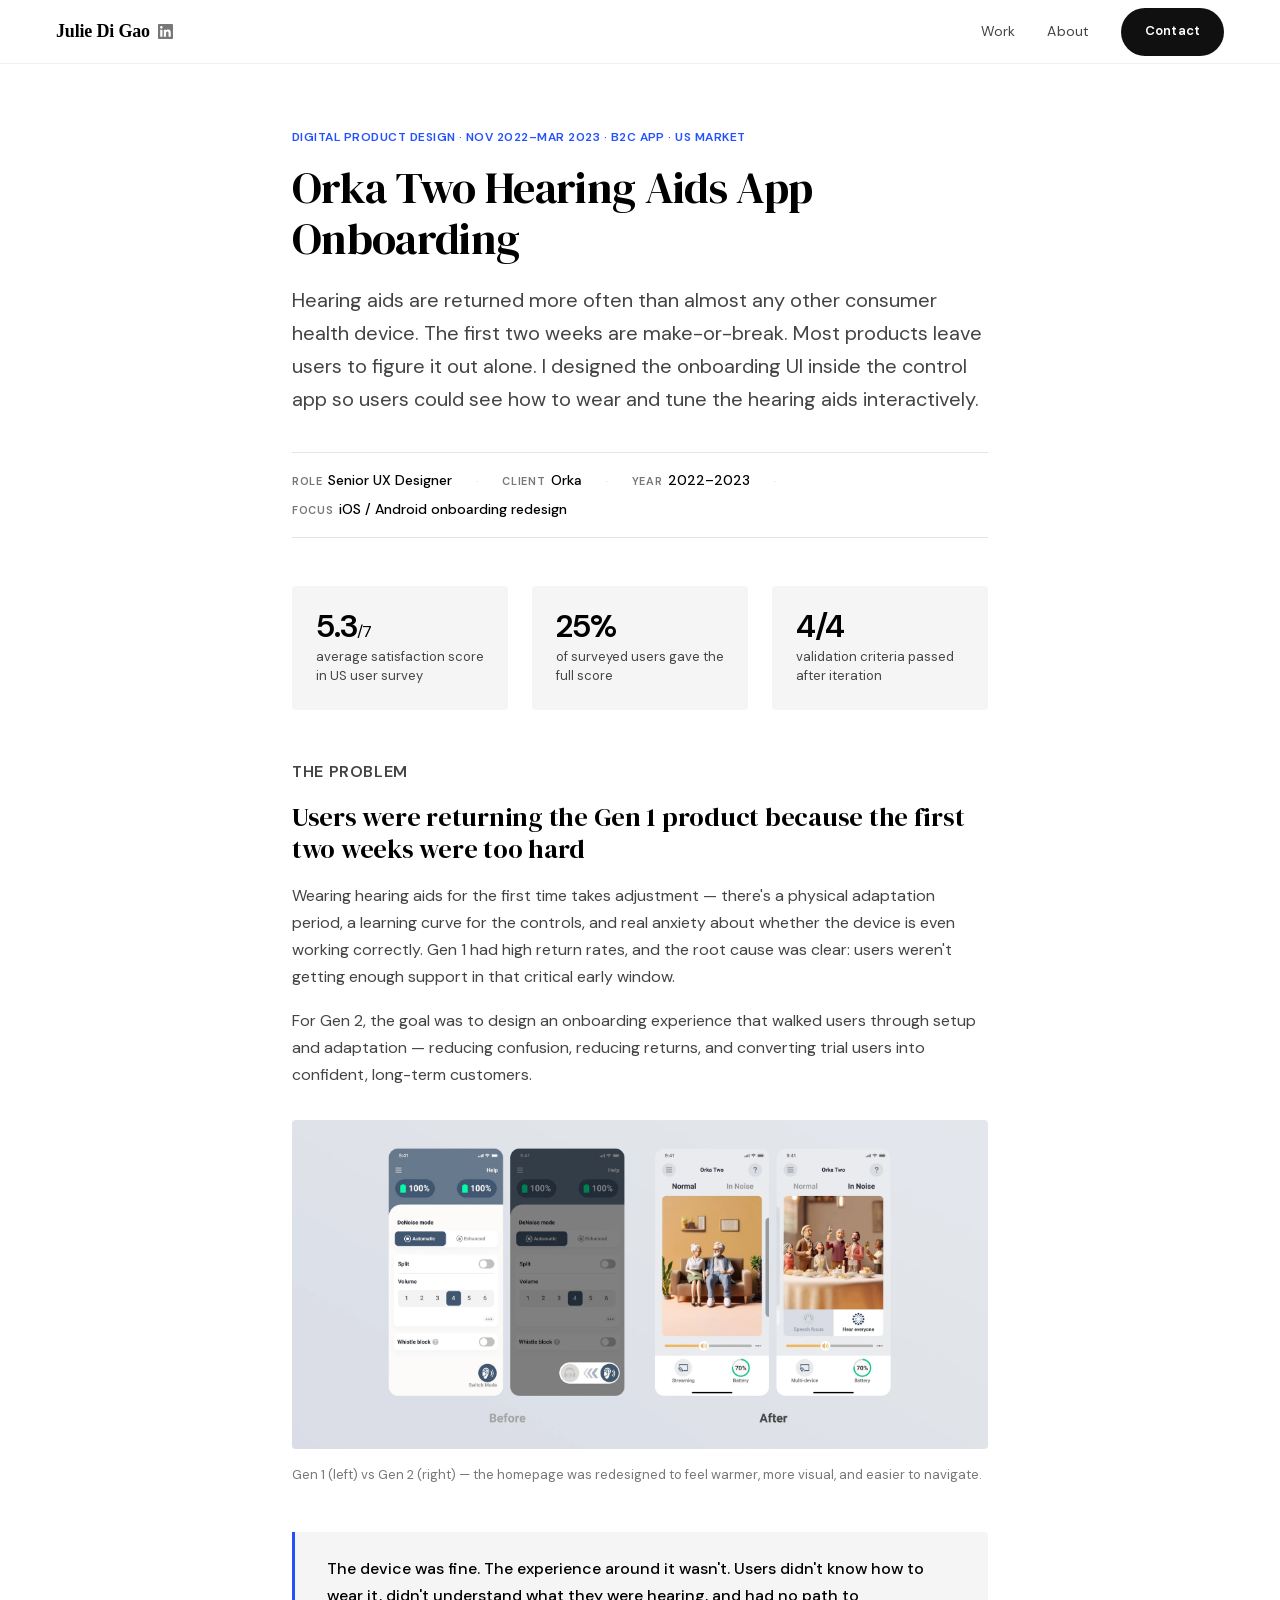
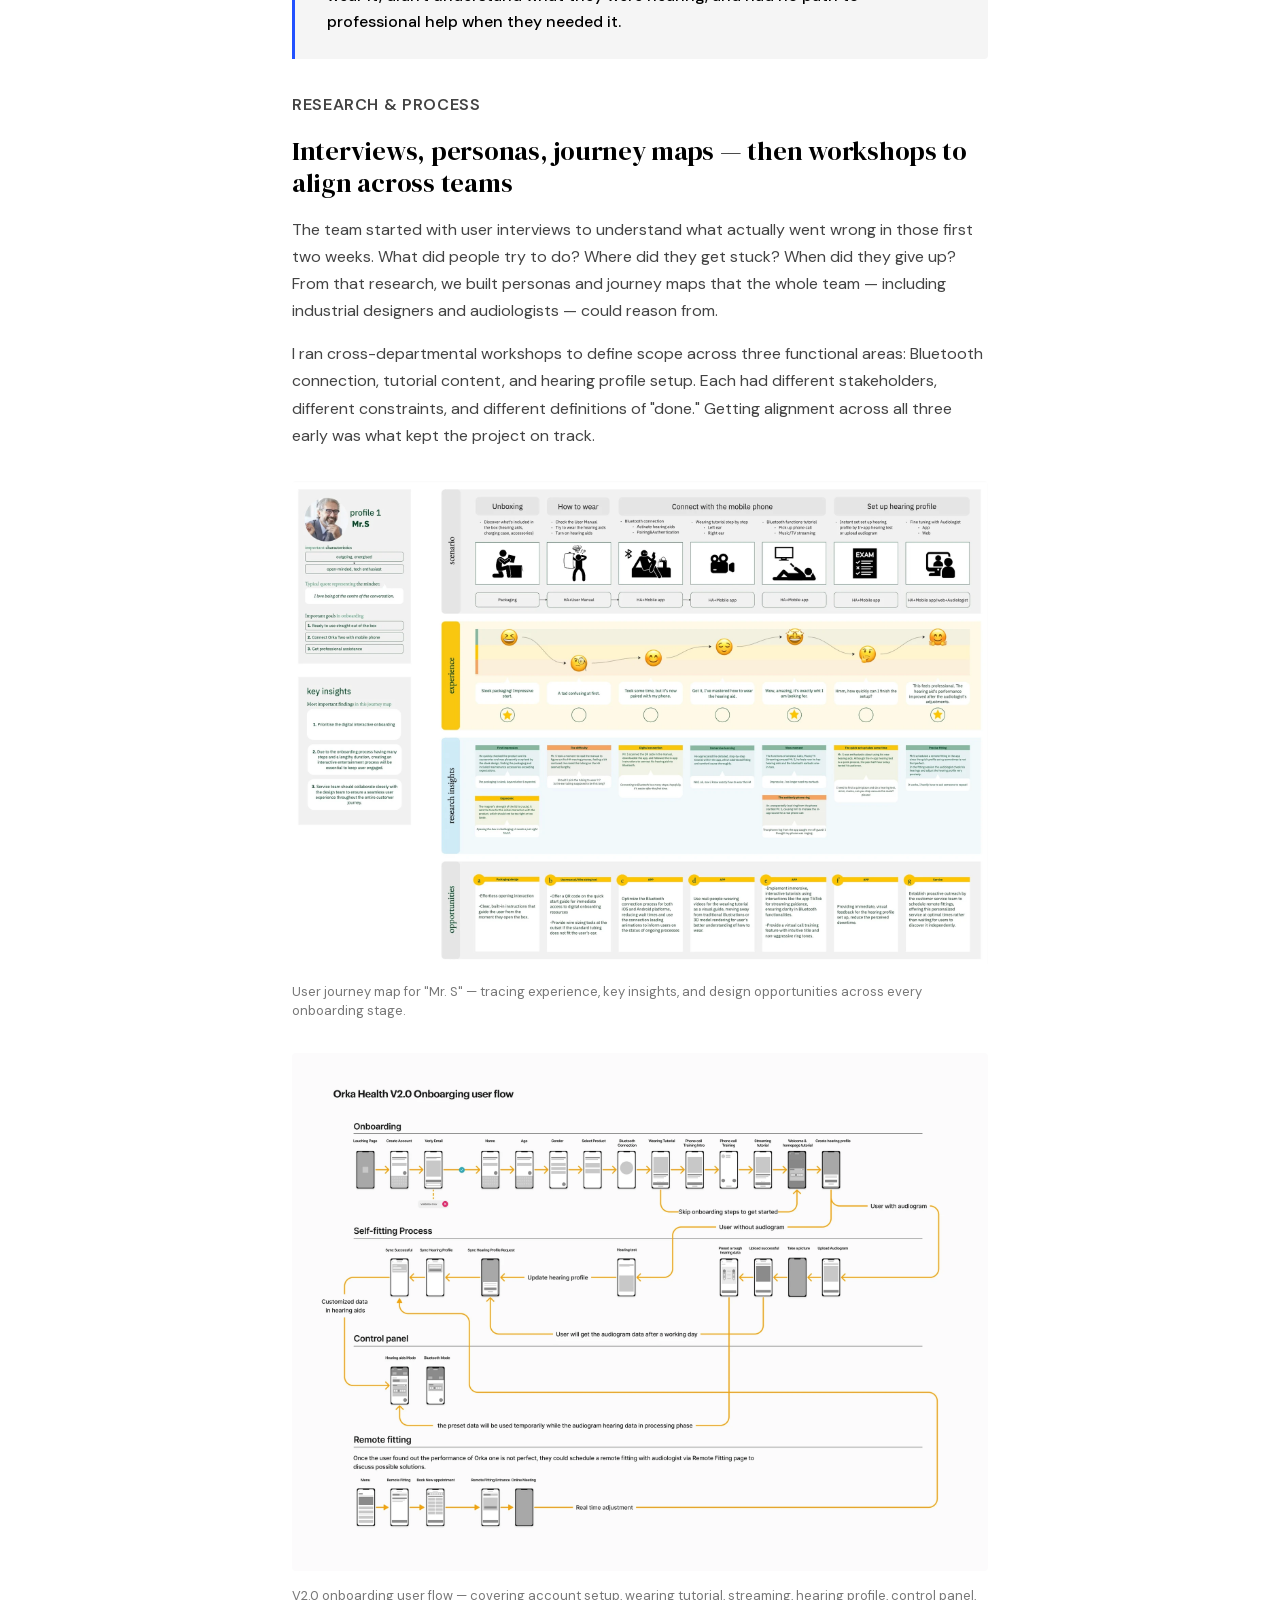
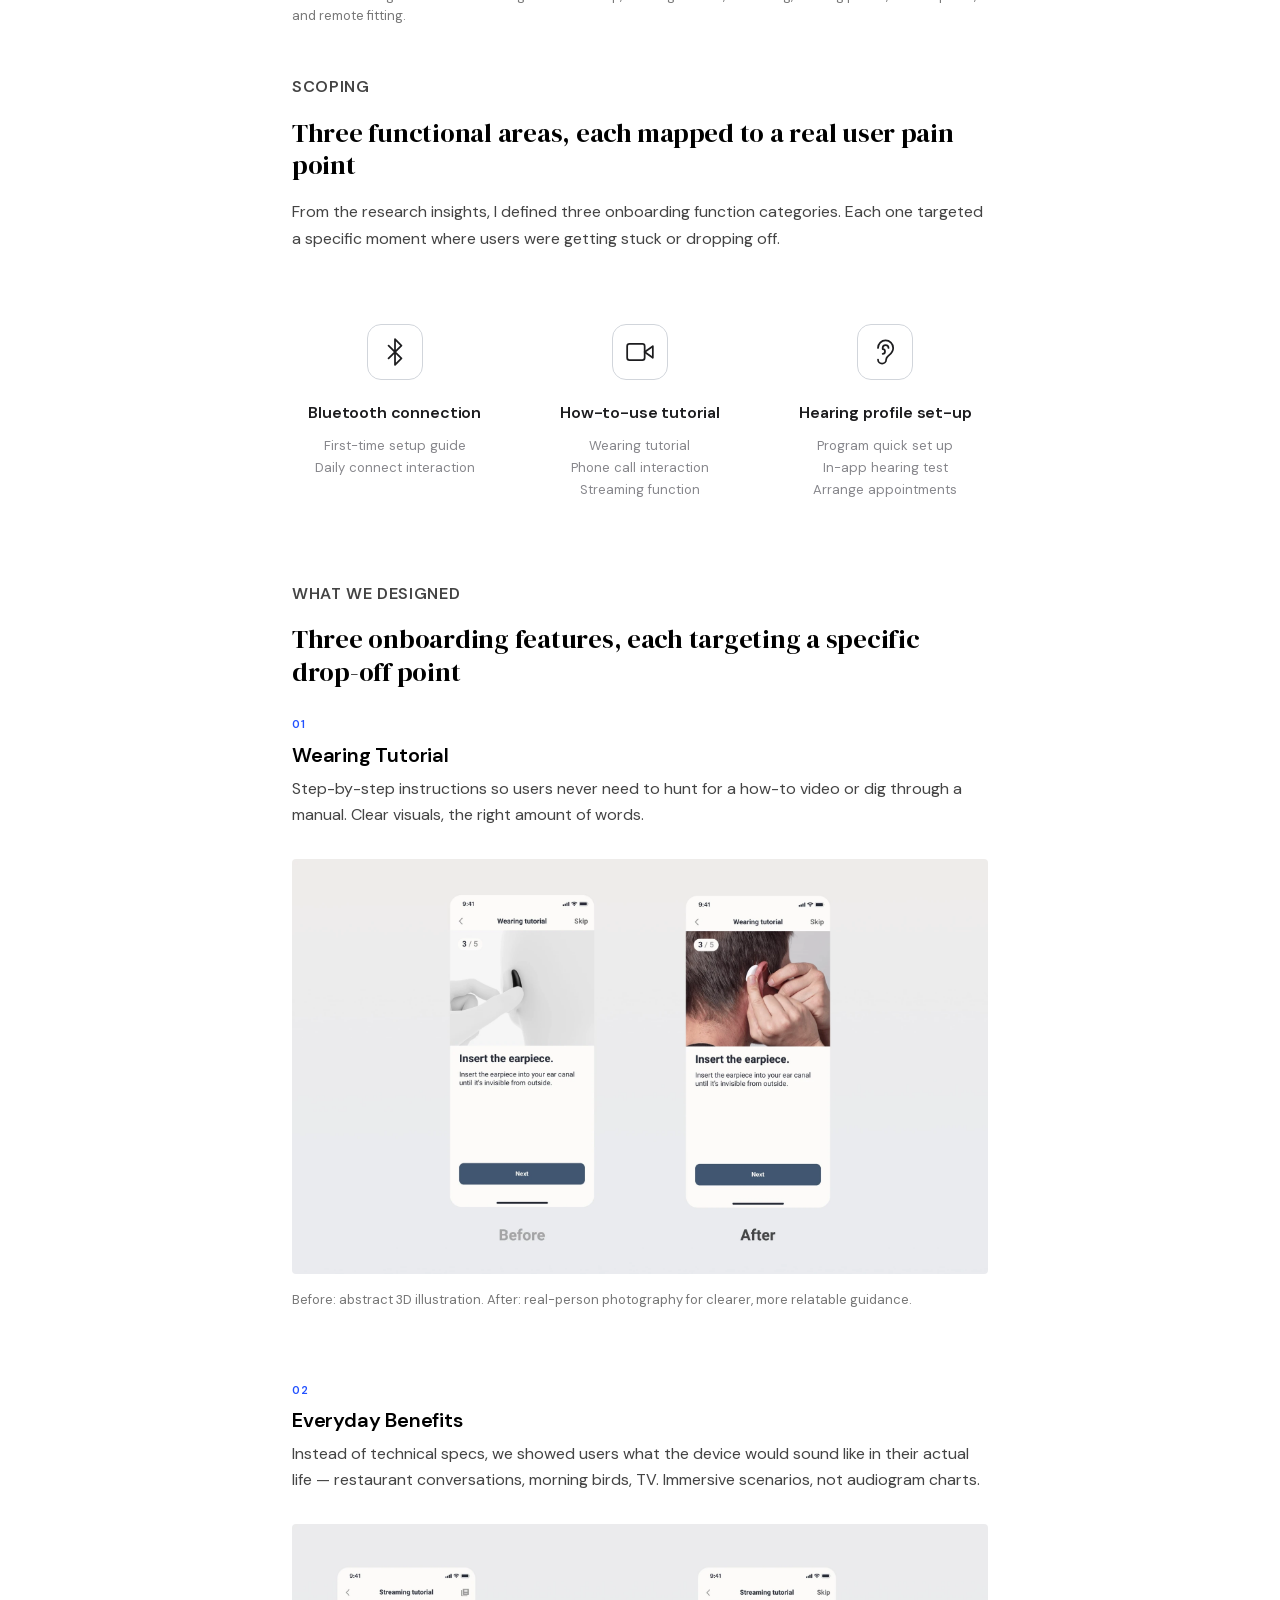
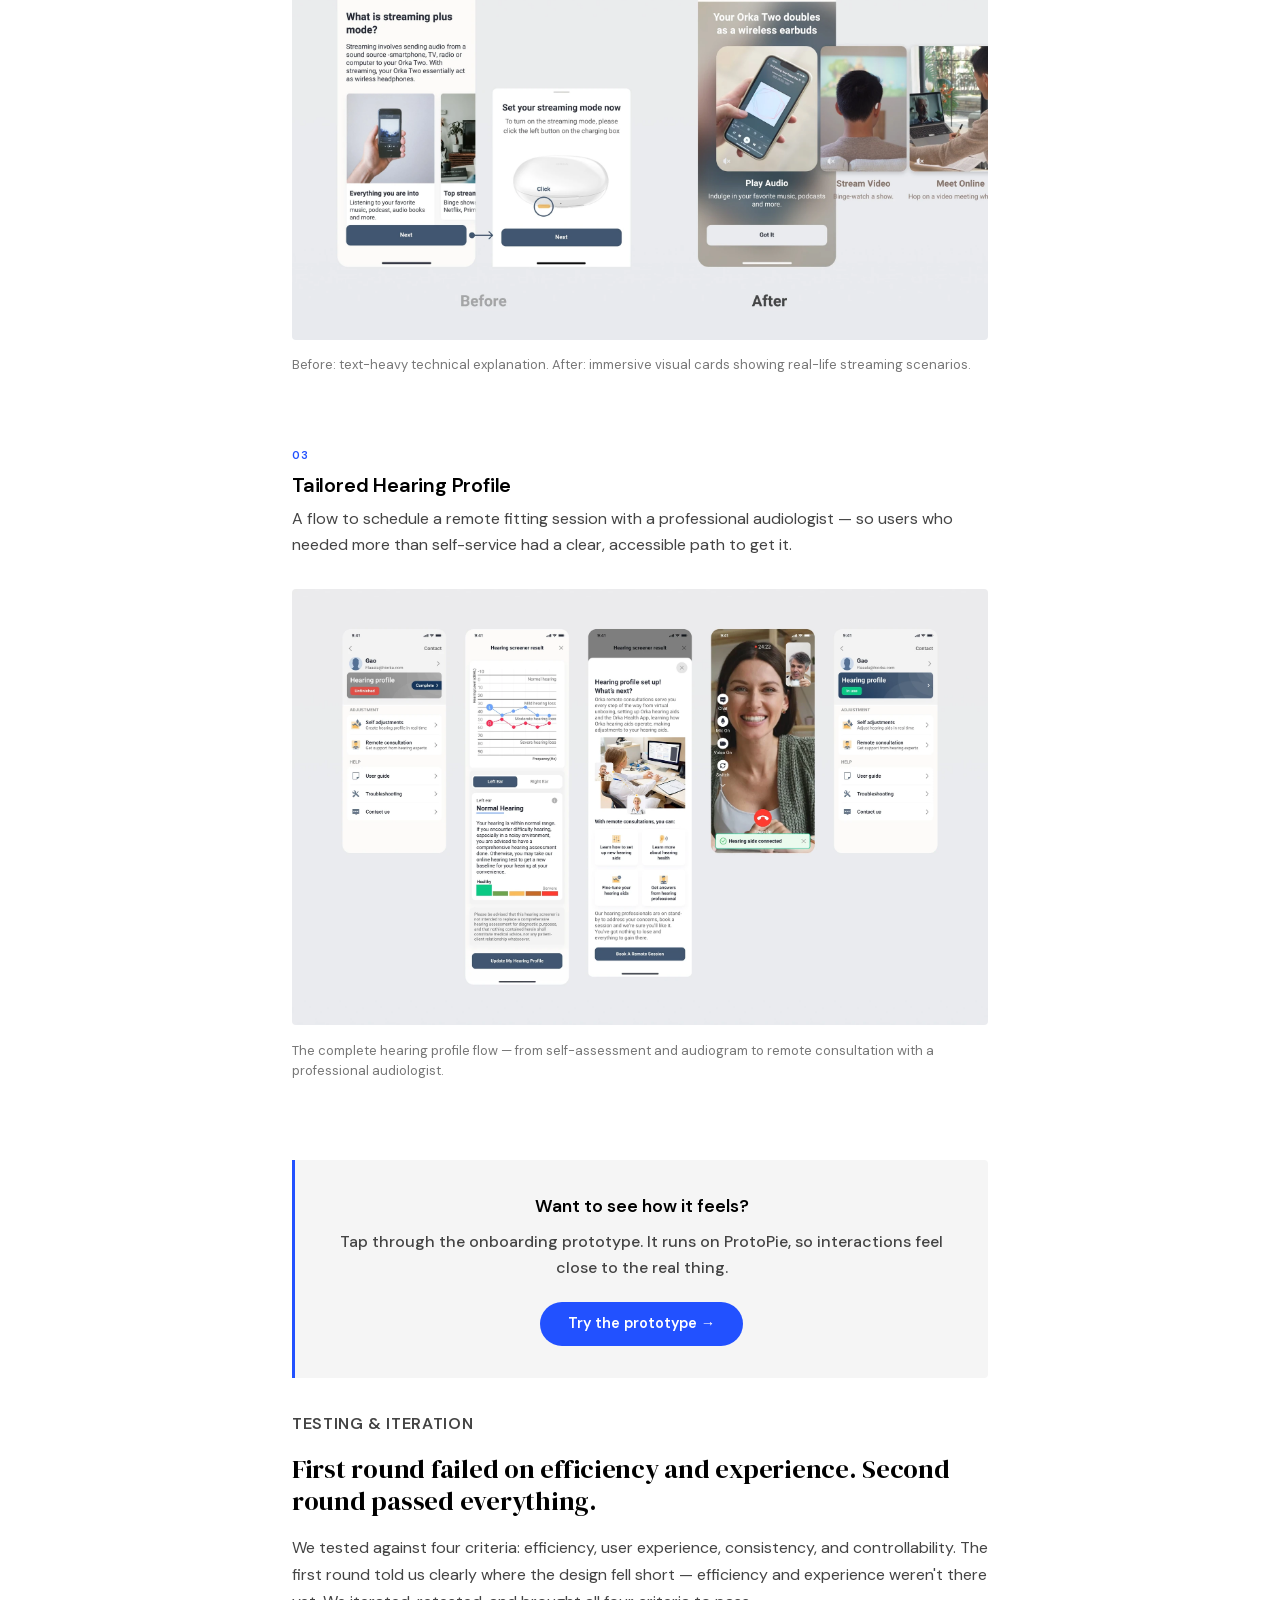
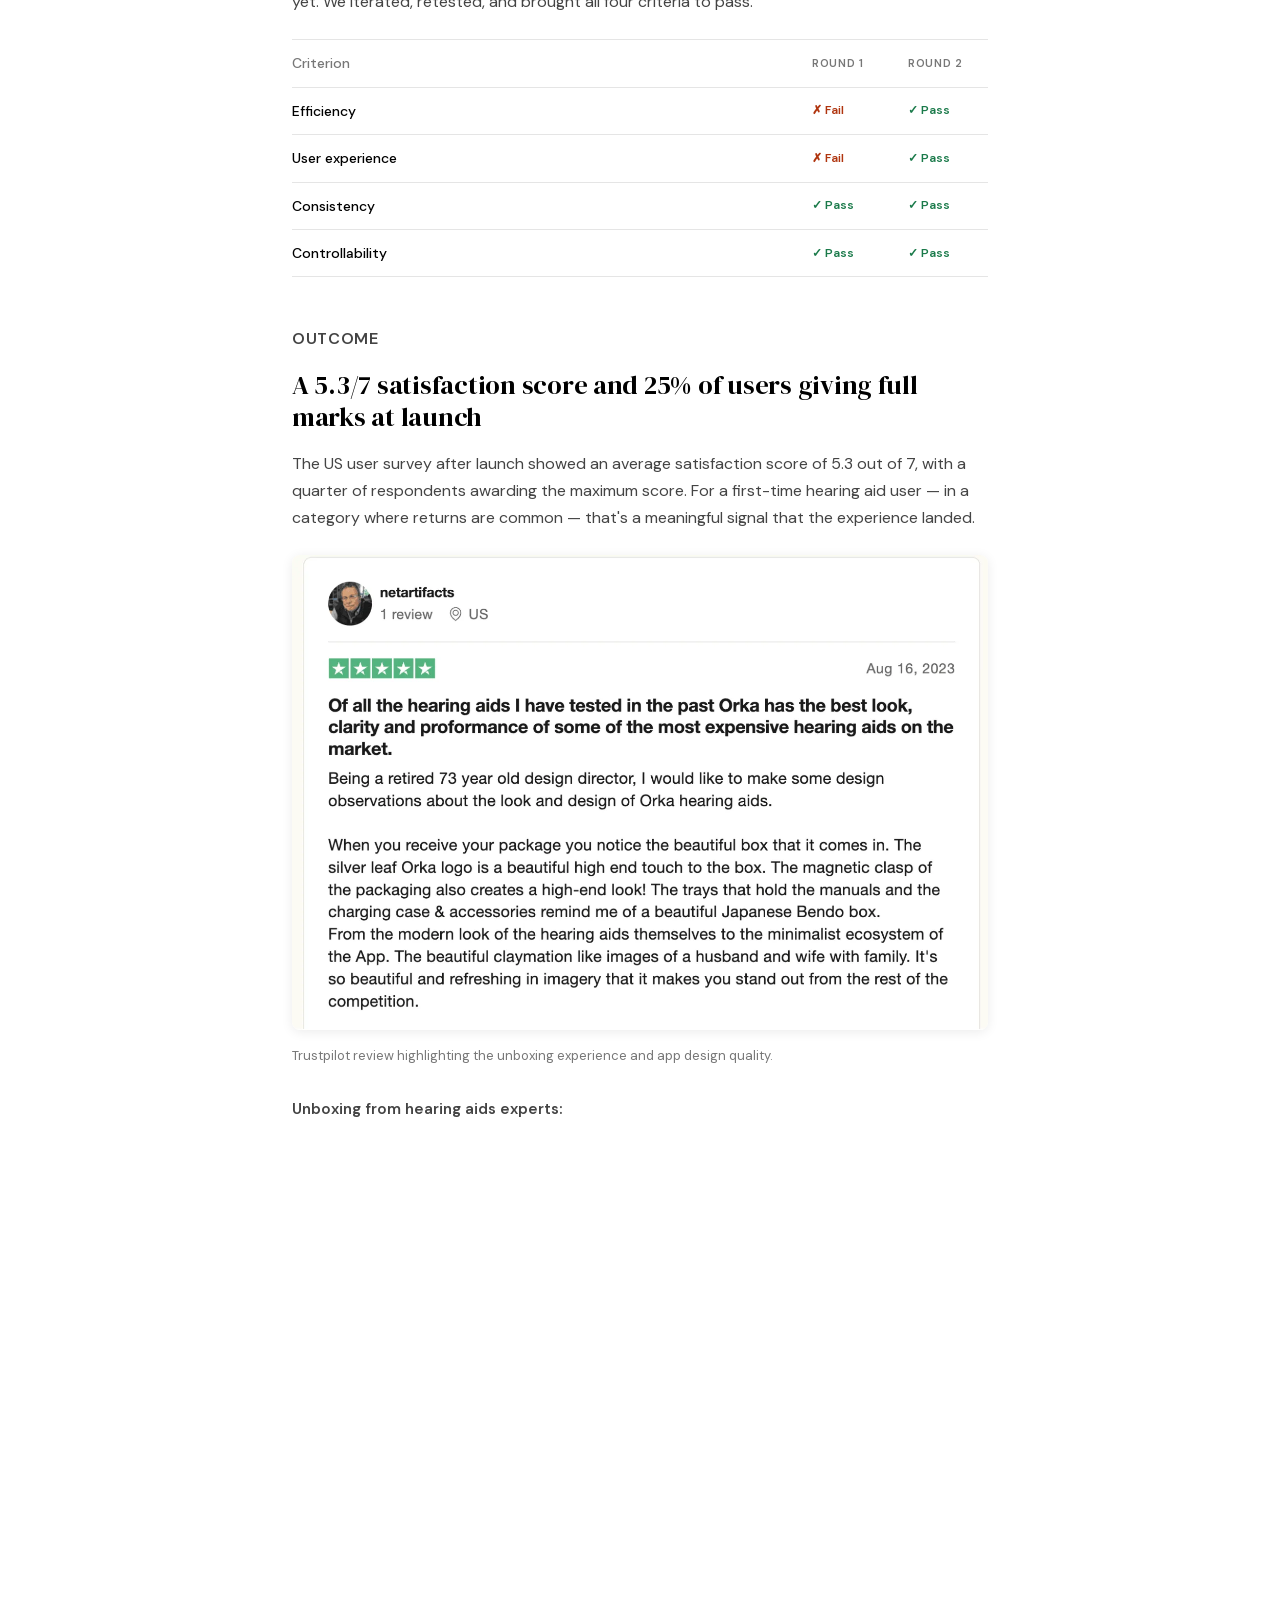
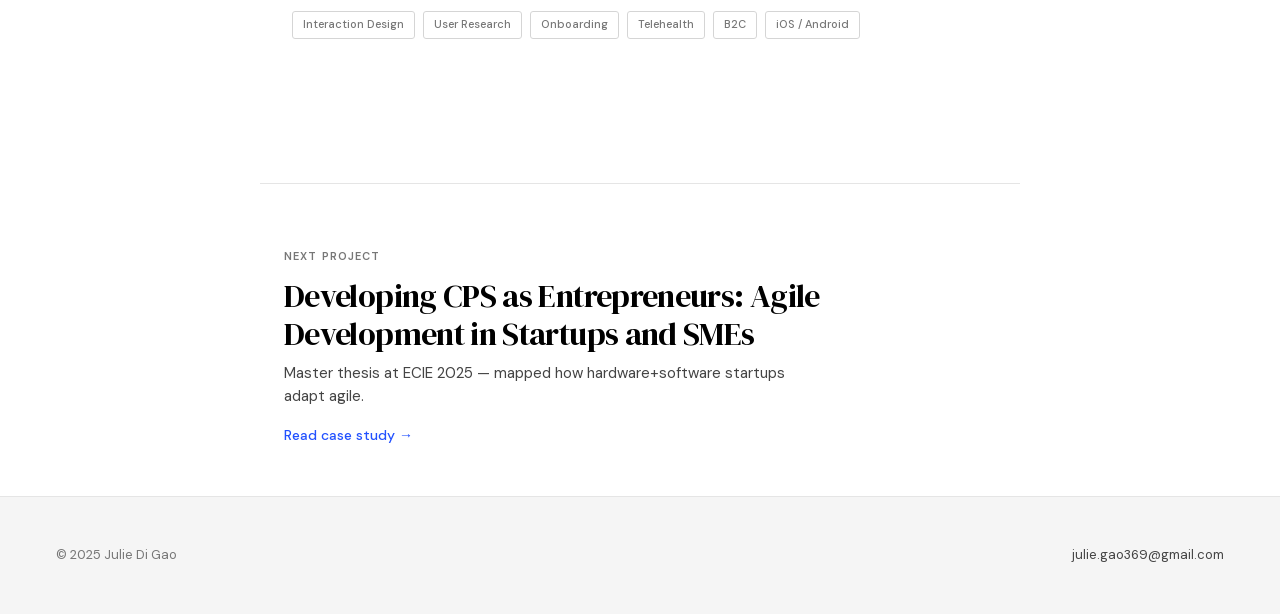
<file: orka-health.html>
<!DOCTYPE html>
<html lang="en">
<head>
  <meta charset="UTF-8" />
  <meta name="viewport" content="width=device-width, initial-scale=1.0, viewport-fit=cover" />
  <title>Orka Two Hearing Aids App Onboarding design · Case Study · Julie Di Gao</title>
  <meta name="description" content="New hearing aid users returned devices within two weeks. I redesigned Orka Two's onboarding around that critical window and raised satisfaction to 5.3/7." />
  <meta property="og:type" content="article" />
  <meta property="og:title" content="Orka Two Hearing Aids App Onboarding · Julie Di Gao" />
  <meta property="og:description" content="New hearing aid users returned devices within two weeks. I redesigned Orka Two's onboarding around that critical window and raised satisfaction to 5.3/7." />
  <meta property="og:url" content="https://juliedigao.info/orka-health.html" />
  <meta property="og:image" content="https://juliedigao.info/img/orka-thumb.webp" />
  <meta name="twitter:card" content="summary_large_image" />
  <link rel="canonical" href="https://juliedigao.info/orka-health.html" />
  <link rel="preload" href="fonts/dm-sans-latin.woff2" as="font" type="font/woff2" crossorigin>
  <link rel="preload" href="fonts/dm-serif-display-normal-latin.woff2" as="font" type="font/woff2" crossorigin>
  <link rel="stylesheet" href="fonts.css" />
  <link rel="stylesheet" href="style.css" />
  <style>
    .layout, .sidebar, .content { display: contents; }
  </style>
</head>
<body class="cs-page">
  <a class="skip-link" href="#cs-main">Skip to content</a>

  <nav class="site-nav">
    <div class="nav-left">
      <a href="index.html" class="nav-name">Julie Di Gao</a>
      <a href="https://www.linkedin.com/in/julie-gao-9985a615b/" class="nav-linkedin" target="_blank" rel="noopener" aria-label="LinkedIn profile">
        <svg width="15" height="15" viewBox="0 0 24 24" fill="currentColor" aria-hidden="true">
          <path d="M20.447 20.452h-3.554v-5.569c0-1.328-.027-3.037-1.852-3.037-1.853 0-2.136 1.445-2.136 2.939v5.667H9.351V9h3.414v1.561h.046c.477-.9 1.637-1.85 3.37-1.85 3.601 0 4.267 2.37 4.267 5.455v6.286zM5.337 7.433a2.062 2.062 0 0 1-2.063-2.065 2.064 2.064 0 1 1 2.063 2.065zm1.782 13.019H3.555V9h3.564v11.452zM22.225 0H1.771C.792 0 0 .774 0 1.729v20.542C0 23.227.792 24 1.771 24h20.451C23.2 24 24 23.227 24 22.271V1.729C24 .774 23.2 0 22.222 0h.003z"/>
        </svg>
      </a>
    </div>
    <button class="nav-toggle" aria-label="Toggle menu" aria-expanded="false"><span></span><span></span><span></span></button>
    <div class="nav-links">
      <a href="index.html#projects">Work</a>
      <a href="about.html">About</a>
      <a href="https://mail.google.com/mail/?view=cm&amp;to=julie.gao369@gmail.com" target="_blank" rel="noopener" class="nav-cta">Contact</a>
    </div>
  </nav>

  <main id="cs-main">
    <div class="cs-header">
      <p class="cs-eyebrow">Digital Product Design · Nov 2022–Mar 2023 · B2C App · US Market</p>
      <h1 class="cs-title">Orka Two Hearing Aids App Onboarding</h1>
      <p class="cs-sub">Hearing aids are returned more often than almost any other consumer health device. The first two weeks are make-or-break. Most products leave users to figure it out alone. I designed the onboarding UI inside the control app so users could see how to wear and tune the hearing aids interactively.</p>

      <div class="cs-meta">
        <div class="cs-meta-item"><span class="cs-meta-label">Role</span> <span class="cs-meta-value">Senior UX Designer</span></div>
        <span class="cs-meta-dot">·</span>
        <div class="cs-meta-item"><span class="cs-meta-label">Client</span> <span class="cs-meta-value">Orka</span></div>
        <span class="cs-meta-dot">·</span>
        <div class="cs-meta-item"><span class="cs-meta-label">Year</span> <span class="cs-meta-value">2022–2023</span></div>
        <span class="cs-meta-dot">·</span>
        <div class="cs-meta-item"><span class="cs-meta-label">Focus</span> <span class="cs-meta-value">iOS / Android onboarding redesign</span></div>
      </div>
    </div>

    <div class="cs-body">

      <!-- Outcome metrics -->
      <div class="cs-metrics">
        <div class="cs-metric">
          <div class="cs-metric-number">5.3<span style="font-size:1rem;font-weight:400">/7</span></div>
          <div class="cs-metric-label">average satisfaction score in US user survey</div>
        </div>
        <div class="cs-metric">
          <div class="cs-metric-number">25%</div>
          <div class="cs-metric-label">of surveyed users gave the full score</div>
        </div>
        <div class="cs-metric">
          <div class="cs-metric-number">4/4</div>
          <div class="cs-metric-label">validation criteria passed after iteration</div>
        </div>
      </div>

      <!-- Problem -->
      <div class="cs-section fade-in">
        <p class="cs-section-label">The problem</p>
        <h2>Users were returning the Gen 1 product because the first two weeks were too hard</h2>
        <p>Wearing hearing aids for the first time takes adjustment — there's a physical adaptation period, a learning curve for the controls, and real anxiety about whether the device is even working correctly. Gen 1 had high return rates, and the root cause was clear: users weren't getting enough support in that critical early window.</p>
        <p>For Gen 2, the goal was to design an onboarding experience that walked users through setup and adaptation — reducing confusion, reducing returns, and converting trial users into confident, long-term customers.</p>

        <figure class="cs-figure">
          <img src="img/orka-homepage-before-after.webp" width="2048" height="968" alt="Before and after comparison of the Orka app homepage — Gen 1 vs Gen 2 redesign" loading="lazy" />
          <figcaption>Gen 1 (left) vs Gen 2 (right) — the homepage was redesigned to feel warmer, more visual, and easier to navigate.</figcaption>
        </figure>
      </div>

      <!-- Callout -->
      <div class="cs-callout">
        <p>The device was fine. The experience around it wasn't. Users didn't know how to wear it, didn't understand what they were hearing, and had no path to professional help when they needed it.</p>
      </div>

      <!-- Process -->
      <div class="cs-section fade-in">
        <p class="cs-section-label">Research &amp; process</p>
        <h2>Interviews, personas, journey maps — then workshops to align across teams</h2>
        <p>The team started with user interviews to understand what actually went wrong in those first two weeks. What did people try to do? Where did they get stuck? When did they give up? From that research, we built personas and journey maps that the whole team — including industrial designers and audiologists — could reason from.</p>
        <p>I ran cross-departmental workshops to define scope across three functional areas: Bluetooth connection, tutorial content, and hearing profile setup. Each had different stakeholders, different constraints, and different definitions of "done." Getting alignment across all three early was what kept the project on track.</p>

        <figure class="cs-figure">
          <img src="img/orka-journey-map.webp" width="2048" height="1428" alt="User journey map for persona Mr. S — mapping the full onboarding experience from unboxing to audiologist fitting" loading="lazy" />
          <figcaption>User journey map for "Mr. S" — tracing experience, key insights, and design opportunities across every onboarding stage.</figcaption>
        </figure>

        <figure class="cs-figure">
          <img src="img/orka-user-flow.webp" width="2048" height="1524" alt="Orka Health V2.0 onboarding user flow showing the complete information architecture" loading="lazy" />
          <figcaption>V2.0 onboarding user flow — covering account setup, wearing tutorial, streaming, hearing profile, control panel, and remote fitting.</figcaption>
        </figure>
      </div>

      <!-- Defined functions -->
      <div class="cs-section fade-in">
        <p class="cs-section-label">Scoping</p>
        <h2>Three functional areas, each mapped to a real user pain point</h2>
        <p>From the research insights, I defined three onboarding function categories. Each one targeted a specific moment where users were getting stuck or dropping off.</p>
        <div style="display:grid;grid-template-columns:repeat(3,1fr);gap:2.5rem;margin-top:2.5rem;padding:2rem 0">
          <div style="text-align:center">
            <div style="width:56px;height:56px;margin:0 auto 1.25rem;display:flex;align-items:center;justify-content:center;border:1.5px solid #d1d5db;border-radius:14px">
              <svg width="28" height="28" viewBox="0 0 24 24" fill="none" stroke="#1d1d1f" stroke-width="1.5" stroke-linecap="round" stroke-linejoin="round"><polyline points="6.5 6.5 17.5 17.5 12 23 12 1 17.5 6.5 6.5 17.5"></polyline></svg>
            </div>
            <h3 style="font-size:1rem;font-weight:600;color:#1d1d1f;margin-bottom:0.6rem;letter-spacing:-0.01em">Bluetooth connection</h3>
            <p style="font-size:0.82rem;color:#86868b;line-height:1.65;margin:0">First-time setup guide<br>Daily connect interaction</p>
          </div>
          <div style="text-align:center">
            <div style="width:56px;height:56px;margin:0 auto 1.25rem;display:flex;align-items:center;justify-content:center;border:1.5px solid #d1d5db;border-radius:14px">
              <svg width="28" height="28" viewBox="0 0 24 24" fill="none" stroke="#1d1d1f" stroke-width="1.5" stroke-linecap="round" stroke-linejoin="round"><polygon points="23 7 16 12 23 17 23 7"></polygon><rect x="1" y="5" width="15" height="14" rx="2" ry="2"></rect></svg>
            </div>
            <h3 style="font-size:1rem;font-weight:600;color:#1d1d1f;margin-bottom:0.6rem;letter-spacing:-0.01em">How-to-use tutorial</h3>
            <p style="font-size:0.82rem;color:#86868b;line-height:1.65;margin:0">Wearing tutorial<br>Phone call interaction<br>Streaming function</p>
          </div>
          <div style="text-align:center">
            <div style="width:56px;height:56px;margin:0 auto 1.25rem;display:flex;align-items:center;justify-content:center;border:1.5px solid #d1d5db;border-radius:14px">
              <svg width="28" height="28" viewBox="0 0 24 24" fill="none" stroke="#1d1d1f" stroke-width="1.5" stroke-linecap="round" stroke-linejoin="round"><path d="M6 8.5a6.5 6.5 0 1 1 13 0c0 6-6 6-6 10a3.5 3.5 0 1 1-7 0"/><path d="M15 8.5a2.5 2.5 0 0 0-5 0v1a2 2 0 1 1 0 4"/></svg>
            </div>
            <h3 style="font-size:1rem;font-weight:600;color:#1d1d1f;margin-bottom:0.6rem;letter-spacing:-0.01em">Hearing profile set-up</h3>
            <p style="font-size:0.82rem;color:#86868b;line-height:1.65;margin:0">Program quick set up<br>In-app hearing test<br>Arrange appointments</p>
          </div>
        </div>
      </div>

      <!-- Three features -->
      <div class="cs-section fade-in">
        <p class="cs-section-label">What we designed</p>
        <h2>Three onboarding features, each targeting a specific drop-off point</h2>

        <div class="cs-features">
          <div class="cs-feature">
            <div class="cs-feature-num">01</div>
            <h3>Wearing Tutorial</h3>
            <p>Step-by-step instructions so users never need to hunt for a how-to video or dig through a manual. Clear visuals, the right amount of words.</p>
            <figure class="cs-figure">
              <img src="img/orka-tutorial-before-after.webp" width="2048" height="1222" alt="Before and after of the wearing tutorial — 3D illustrations replaced with real photography" loading="lazy" />
              <figcaption>Before: abstract 3D illustration. After: real-person photography for clearer, more relatable guidance.</figcaption>
            </figure>
          </div>
          <div class="cs-feature">
            <div class="cs-feature-num">02</div>
            <h3>Everyday Benefits</h3>
            <p>Instead of technical specs, we showed users what the device would sound like in their actual life — restaurant conversations, morning birds, TV. Immersive scenarios, not audiogram charts.</p>
            <figure class="cs-figure">
              <img src="img/orka-streaming-before-after.webp" width="2048" height="1222" alt="Before and after of the streaming tutorial — text-heavy screens replaced with immersive visual cards" loading="lazy" />
              <figcaption>Before: text-heavy technical explanation. After: immersive visual cards showing real-life streaming scenarios.</figcaption>
            </figure>
          </div>
          <div class="cs-feature">
            <div class="cs-feature-num">03</div>
            <h3>Tailored Hearing Profile</h3>
            <p>A flow to schedule a remote fitting session with a professional audiologist — so users who needed more than self-service had a clear, accessible path to get it.</p>
            <figure class="cs-figure">
              <img src="img/orka-audiologist-screens.webp" width="2048" height="1283" alt="Hearing profile setup, audiogram results, remote consultation booking, and live video fitting session" loading="lazy" />
              <figcaption>The complete hearing profile flow — from self-assessment and audiogram to remote consultation with a professional audiologist.</figcaption>
            </figure>
          </div>
        </div>
      </div>

      <!-- Prototype CTA -->
      <div class="cs-callout fade-in" style="text-align:center;padding:2rem">
        <p style="font-size:1.1rem;font-weight:600;margin-bottom:0.5rem">Want to see how it feels?</p>
        <p style="margin-bottom:1.25rem;color:var(--secondary)">Tap through the onboarding prototype. It runs on ProtoPie, so interactions feel close to the real thing.</p>
        <a href="https://cloud.protopie.io/p/981679f6b47a6b549fbed1c8?ui=true&scaleToFit=true&enableHotspotHints=true&cursorType=touch&mockup=true&bgColor=%23F5F5F5&bgImage=undefined&playSpeed=1" target="_blank" rel="noopener" style="display:inline-block;padding:0.65rem 1.75rem;background:#2251FF;color:#fff;border-radius:100px;font-weight:600;font-size:0.9rem;text-decoration:none">Try the prototype &rarr;</a>
      </div>

      <!-- Validation -->
      <div class="cs-section fade-in">
        <p class="cs-section-label">Testing &amp; iteration</p>
        <h2>First round failed on efficiency and experience. Second round passed everything.</h2>
        <p>We tested against four criteria: efficiency, user experience, consistency, and controllability. The first round told us clearly where the design fell short — efficiency and experience weren't there yet. We iterated, retested, and brought all four criteria to pass.</p>

        <div class="cs-validation">
          <div class="cs-val-row">
            <span class="cs-val-criterion" style="color:var(--tertiary)">Criterion</span>
            <span class="cs-val-header">Round 1</span>
            <span class="cs-val-header">Round 2</span>
          </div>
          <div class="cs-val-row">
            <span class="cs-val-criterion">Efficiency</span>
            <span class="cs-fail">✗ Fail</span>
            <span class="cs-pass">✓ Pass</span>
          </div>
          <div class="cs-val-row">
            <span class="cs-val-criterion">User experience</span>
            <span class="cs-fail">✗ Fail</span>
            <span class="cs-pass">✓ Pass</span>
          </div>
          <div class="cs-val-row">
            <span class="cs-val-criterion">Consistency</span>
            <span class="cs-pass">✓ Pass</span>
            <span class="cs-pass">✓ Pass</span>
          </div>
          <div class="cs-val-row">
            <span class="cs-val-criterion">Controllability</span>
            <span class="cs-pass">✓ Pass</span>
            <span class="cs-pass">✓ Pass</span>
          </div>
        </div>
      </div>

      <!-- Outcome -->
      <div class="cs-section fade-in">
        <p class="cs-section-label">Outcome</p>
        <h2>A 5.3/7 satisfaction score and 25% of users giving full marks at launch</h2>
        <p>The US user survey after launch showed an average satisfaction score of 5.3 out of 7, with a quarter of respondents awarding the maximum score. For a first-time hearing aid user — in a category where returns are common — that's a meaningful signal that the experience landed.</p>
        <figure class="cs-figure fade-in" style="margin-top:1.5rem">
          <picture>
            <source srcset="img/orka-trustpilot-review.webp" type="image/webp">
            <img src="img/orka-trustpilot-review.png" width="1362" height="930" alt="Trustpilot 5-star review from a retired design director praising Orka's packaging, app design, and claymation imagery" loading="lazy" style="border-radius:8px;box-shadow:0 2px 12px rgba(0,0,0,0.08)" />
          </picture>
          <figcaption>Trustpilot review highlighting the unboxing experience and app design quality.</figcaption>
        </figure>
        <div class="cs-video fade-in" style="margin-top:1.5rem">
          <p style="margin-bottom:0.75rem;font-weight:600;font-size:0.95rem">Unboxing from hearing aids experts:</p>
          <iframe width="100%" height="420" src="https://www.youtube.com/embed/ZxYNPuQ04tY" title="Orka Two Onboarding" frameborder="0" allow="accelerometer; autoplay; clipboard-write; encrypted-media; gyroscope; picture-in-picture" allowfullscreen style="border-radius:8px"></iframe>
        </div>
      </div>

      <div class="cs-tags">
        <span class="cs-tag">Interaction Design</span>
        <span class="cs-tag">User Research</span>
        <span class="cs-tag">Onboarding</span>
        <span class="cs-tag">Telehealth</span>
        <span class="cs-tag">B2C</span>
        <span class="cs-tag">iOS / Android</span>
      </div>

    </div>

    <!-- Next project -->
    <div class="cs-next-project">
      <p class="cs-next-label">Next Project</p>
      <a href="agile-cps.html" class="cs-next-link">
        <h2 class="cs-next-title">Developing CPS as Entrepreneurs: Agile Development in Startups and SMEs</h2>
        <p class="cs-next-desc">Master thesis at ECIE 2025 — mapped how hardware+software startups adapt agile.</p>
        <span class="cs-next-arrow">Read case study &rarr;</span>
      </a>
    </div>
  </main>

  <footer class="site-footer">
    <span>&copy; 2025 Julie Di Gao</span>
    <a href="mailto:julie.gao369@gmail.com">julie.gao369@gmail.com</a>
  </footer>

  <script src="script.js" defer></script>
</body>
</html>
</file>
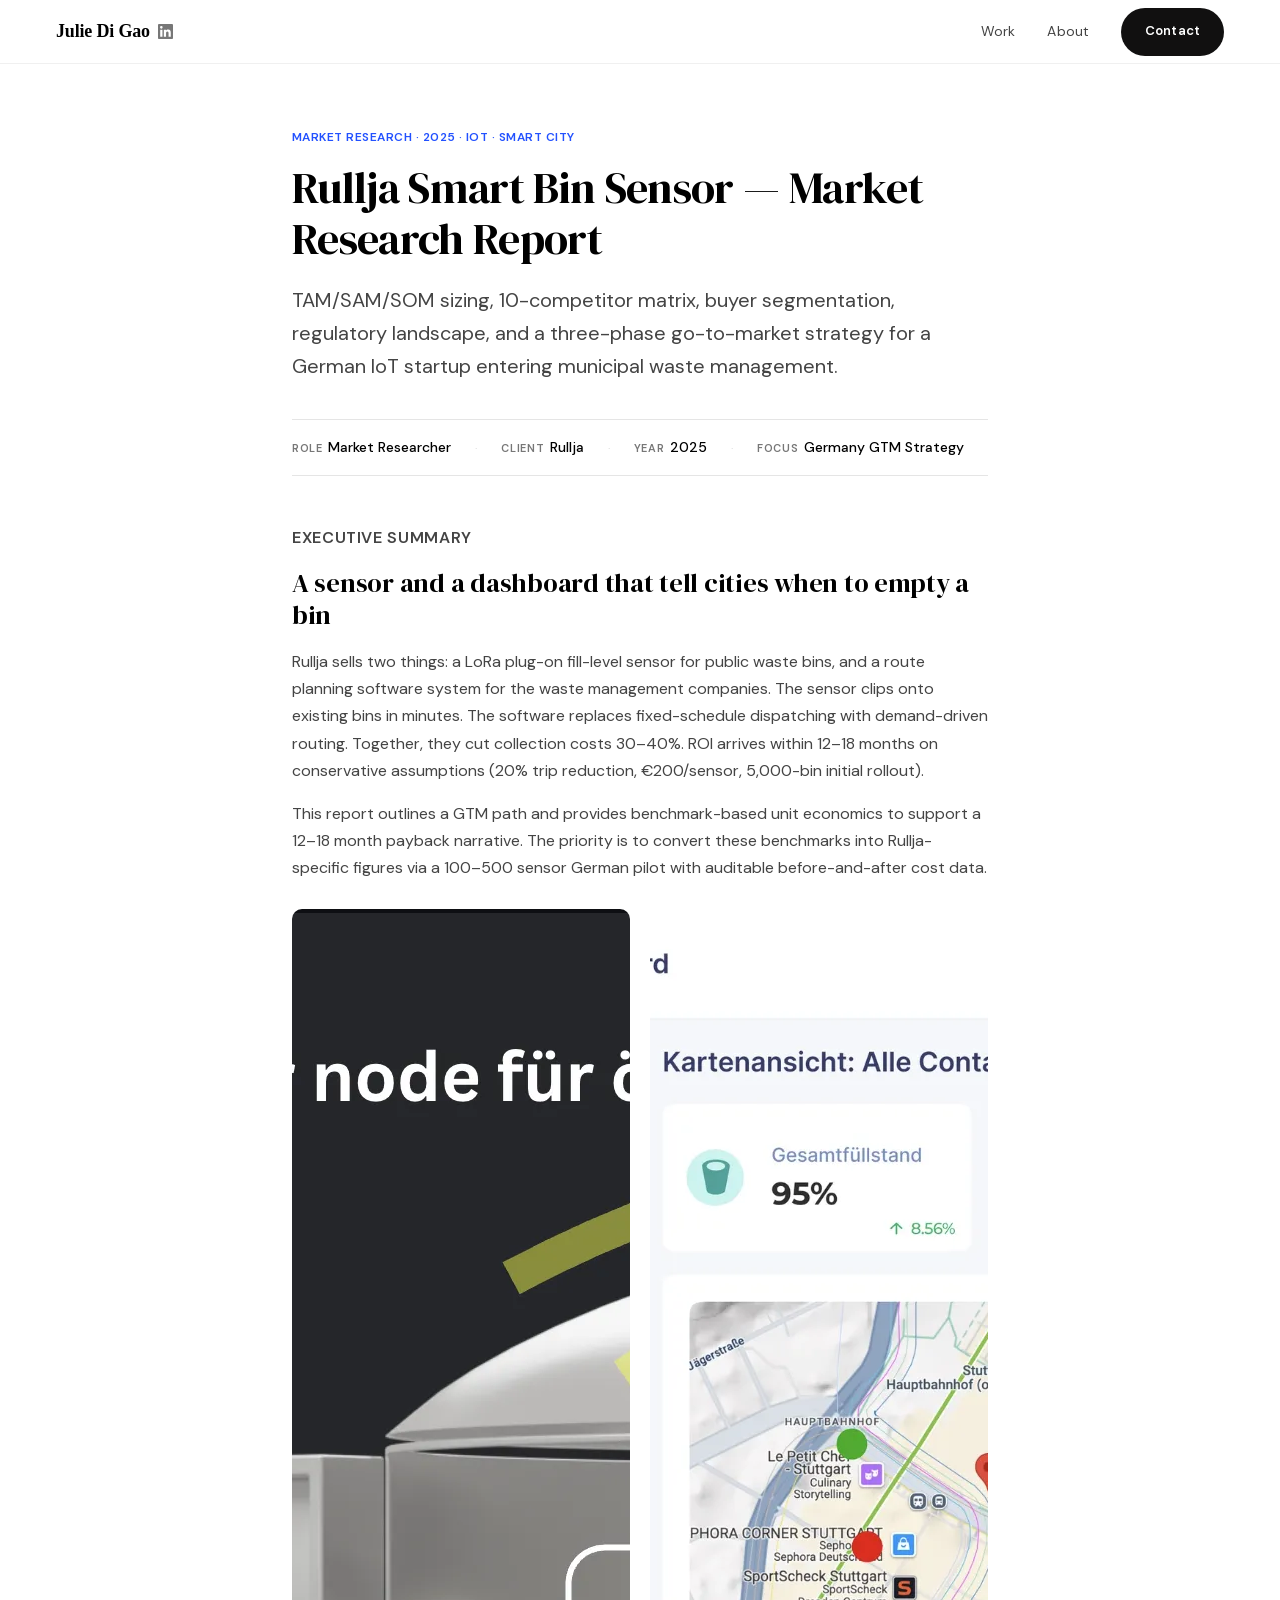
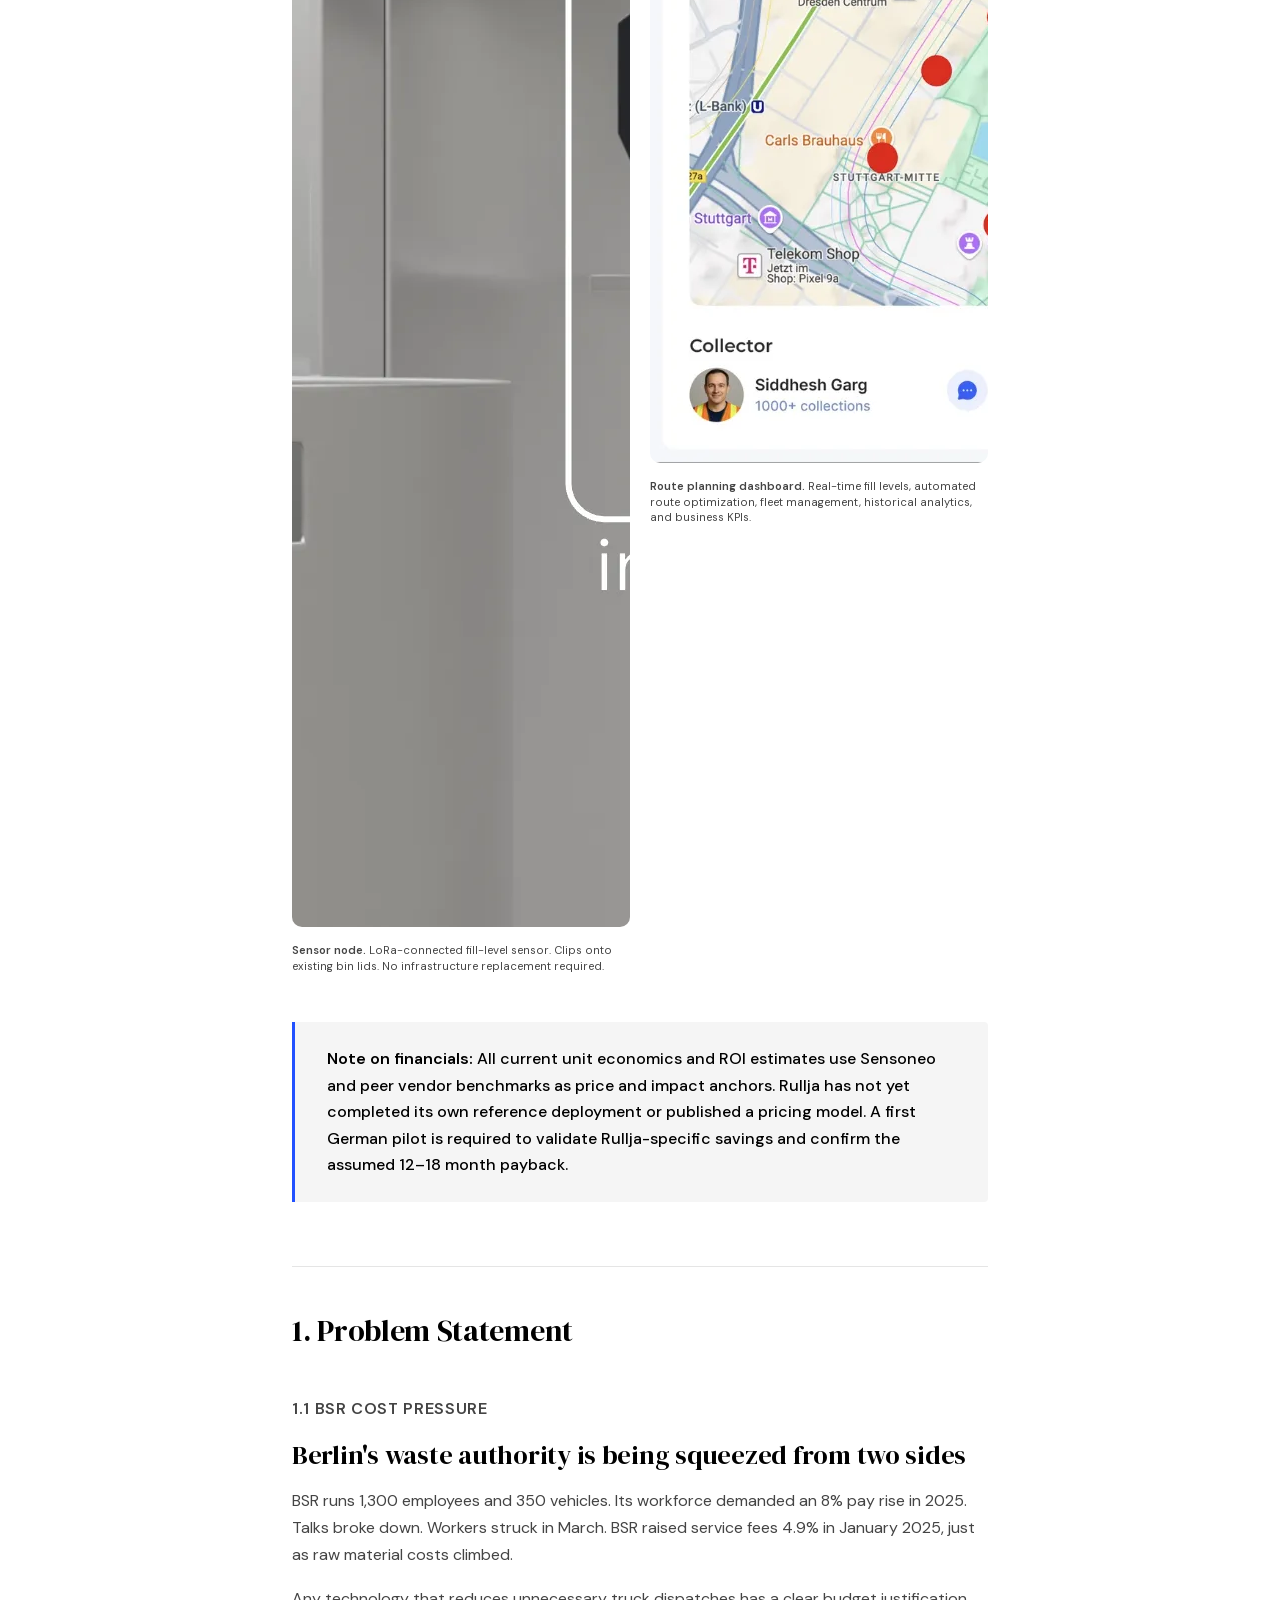
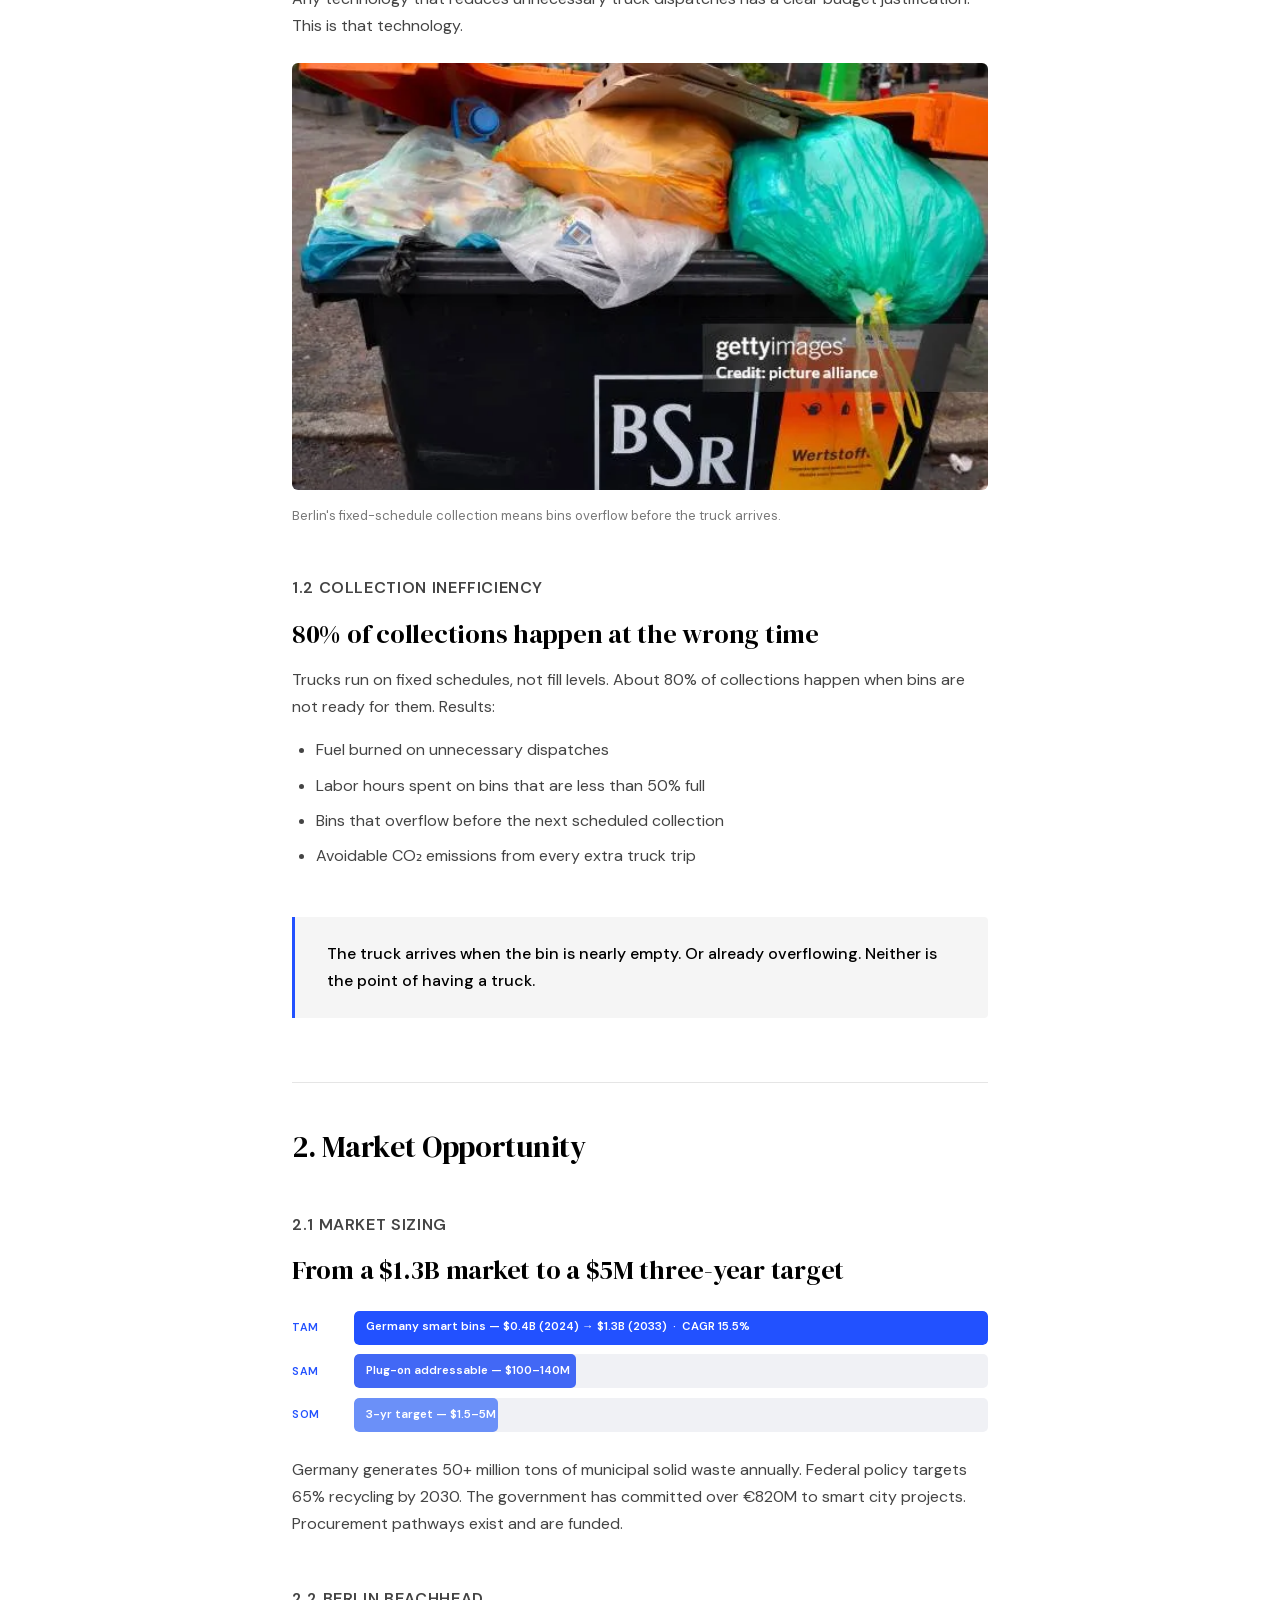
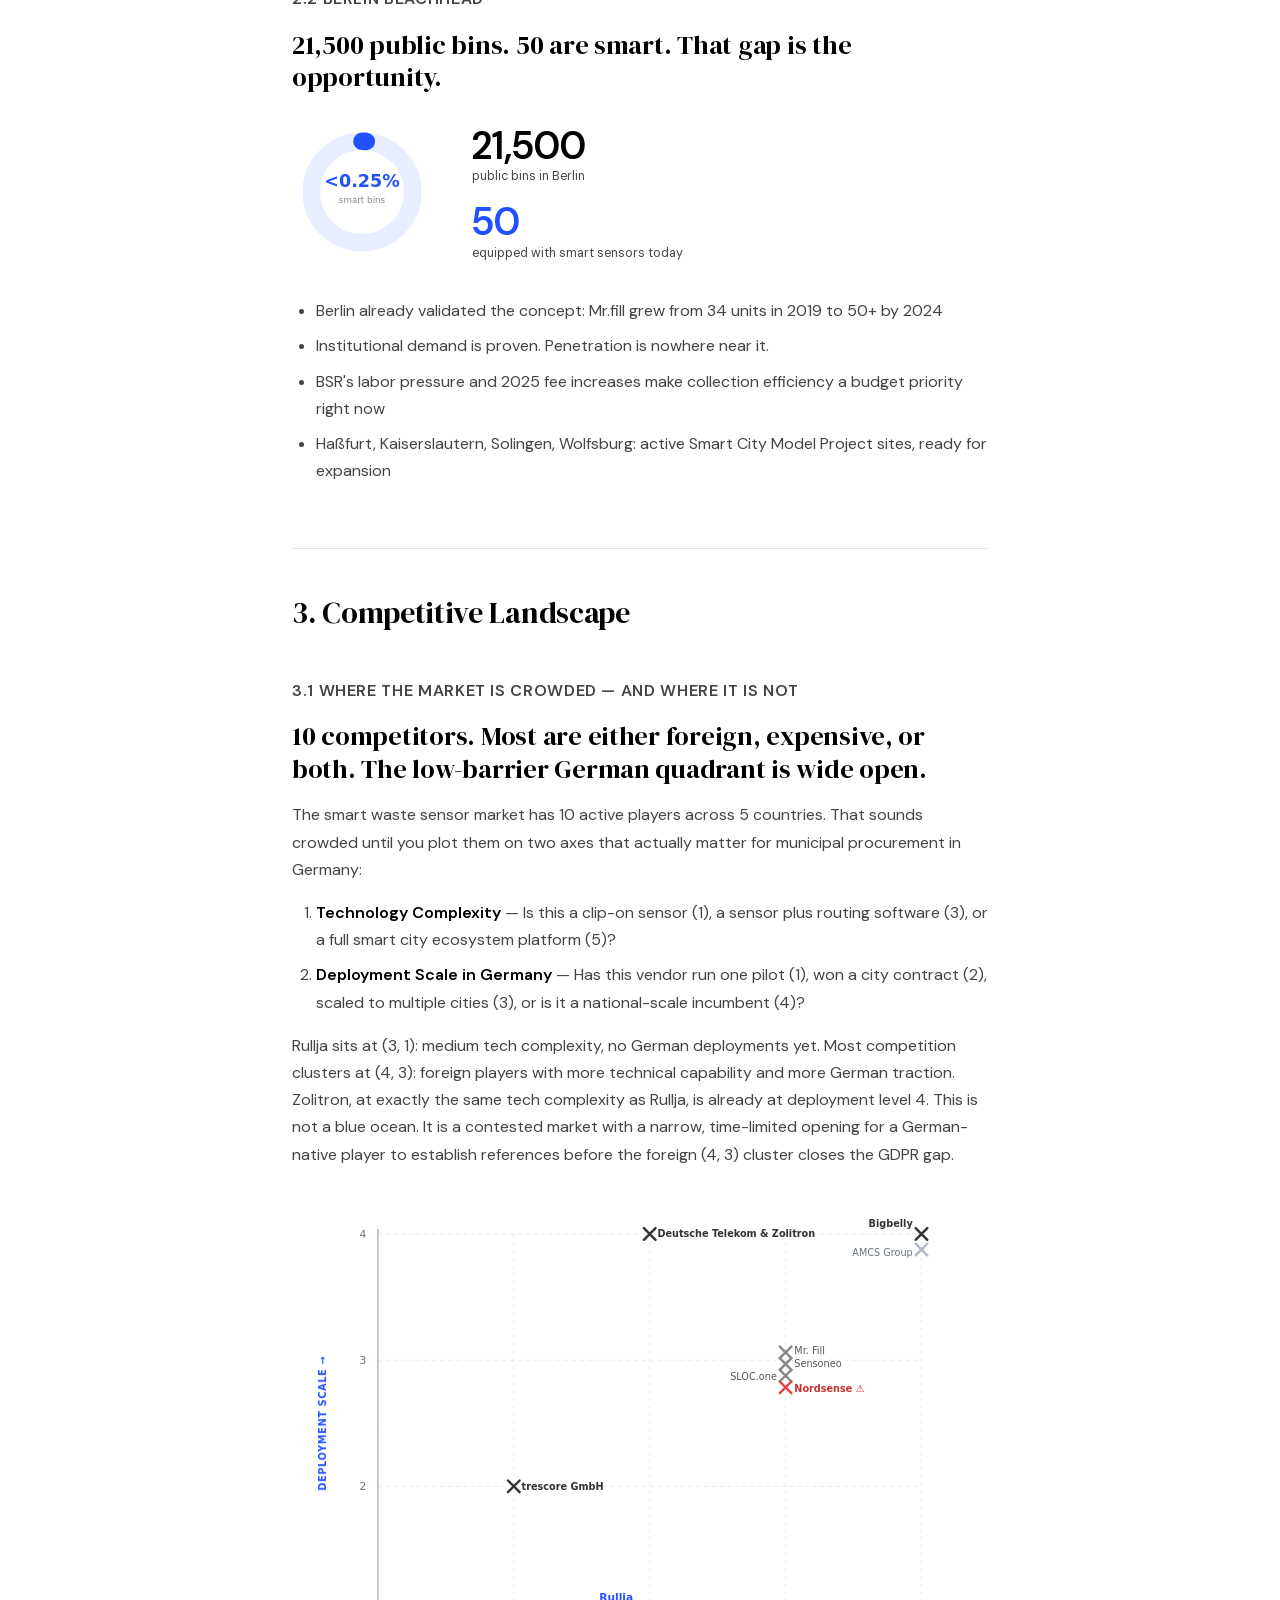
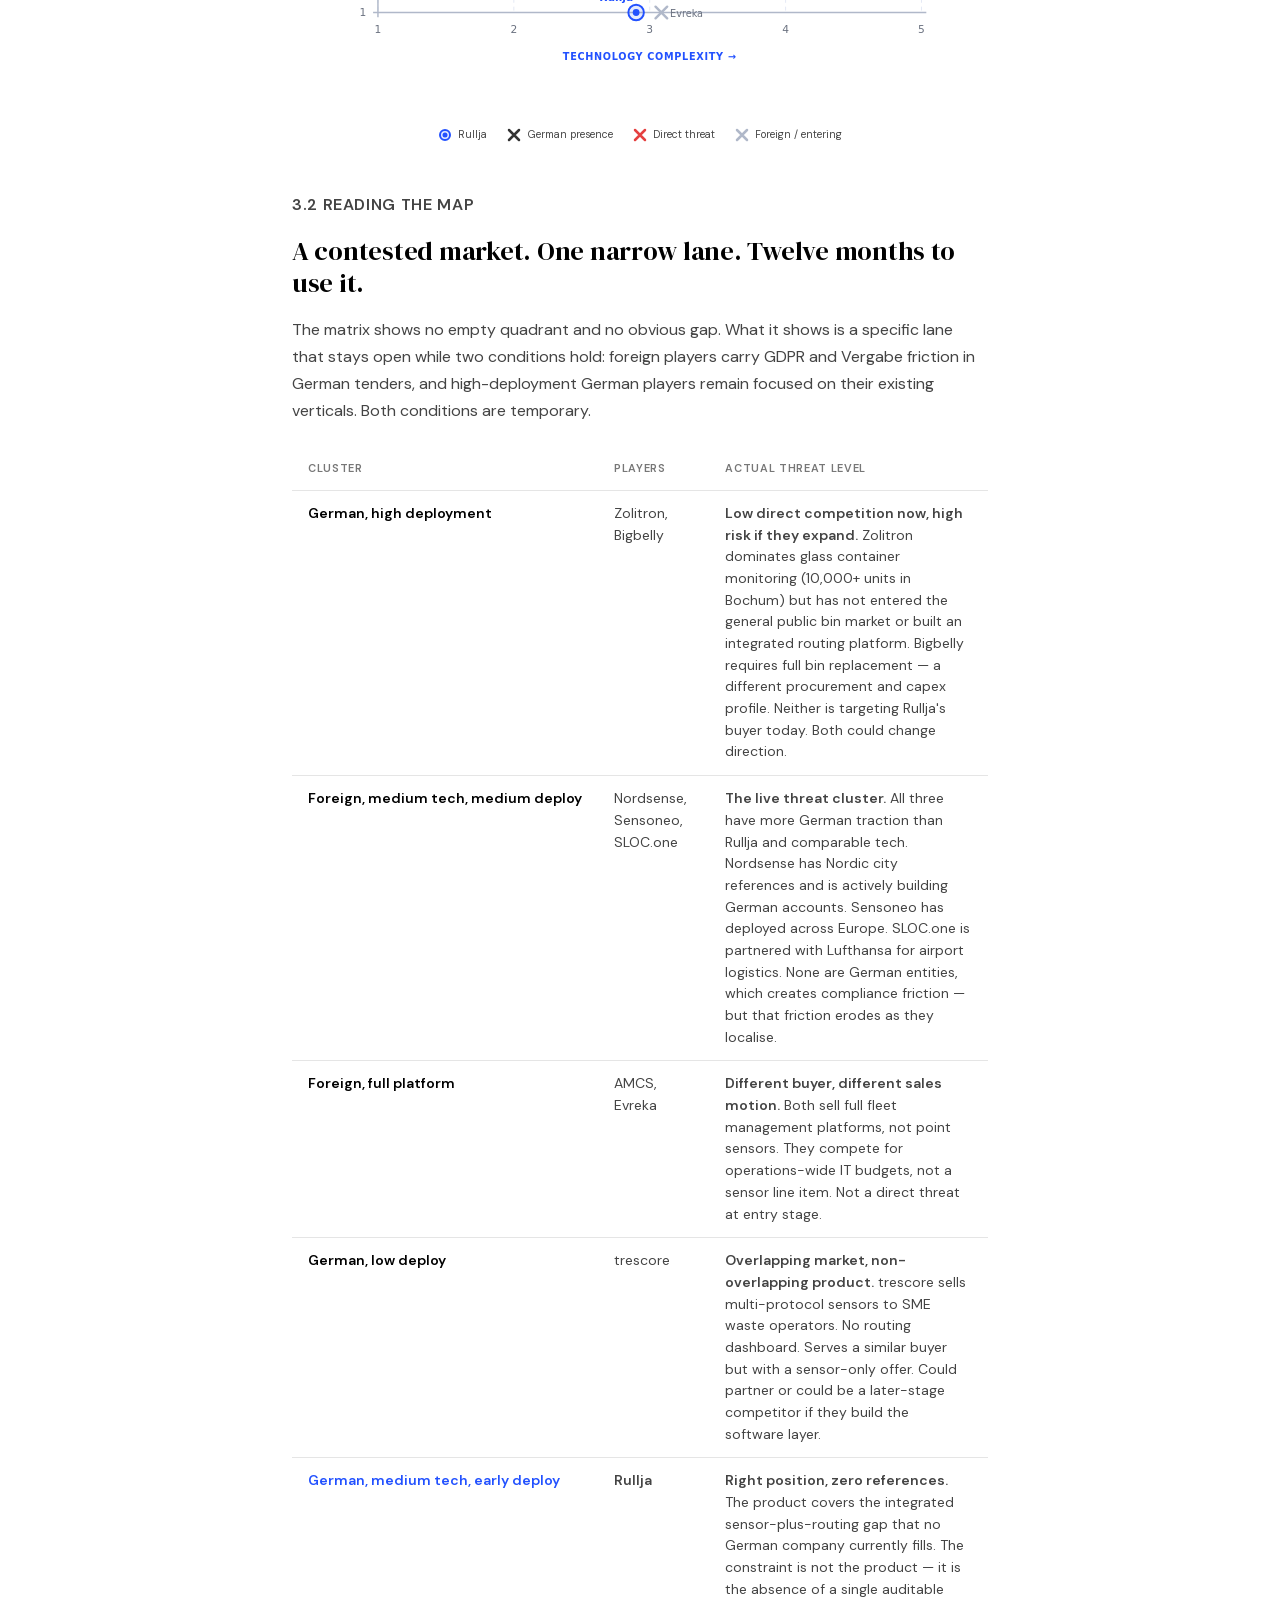
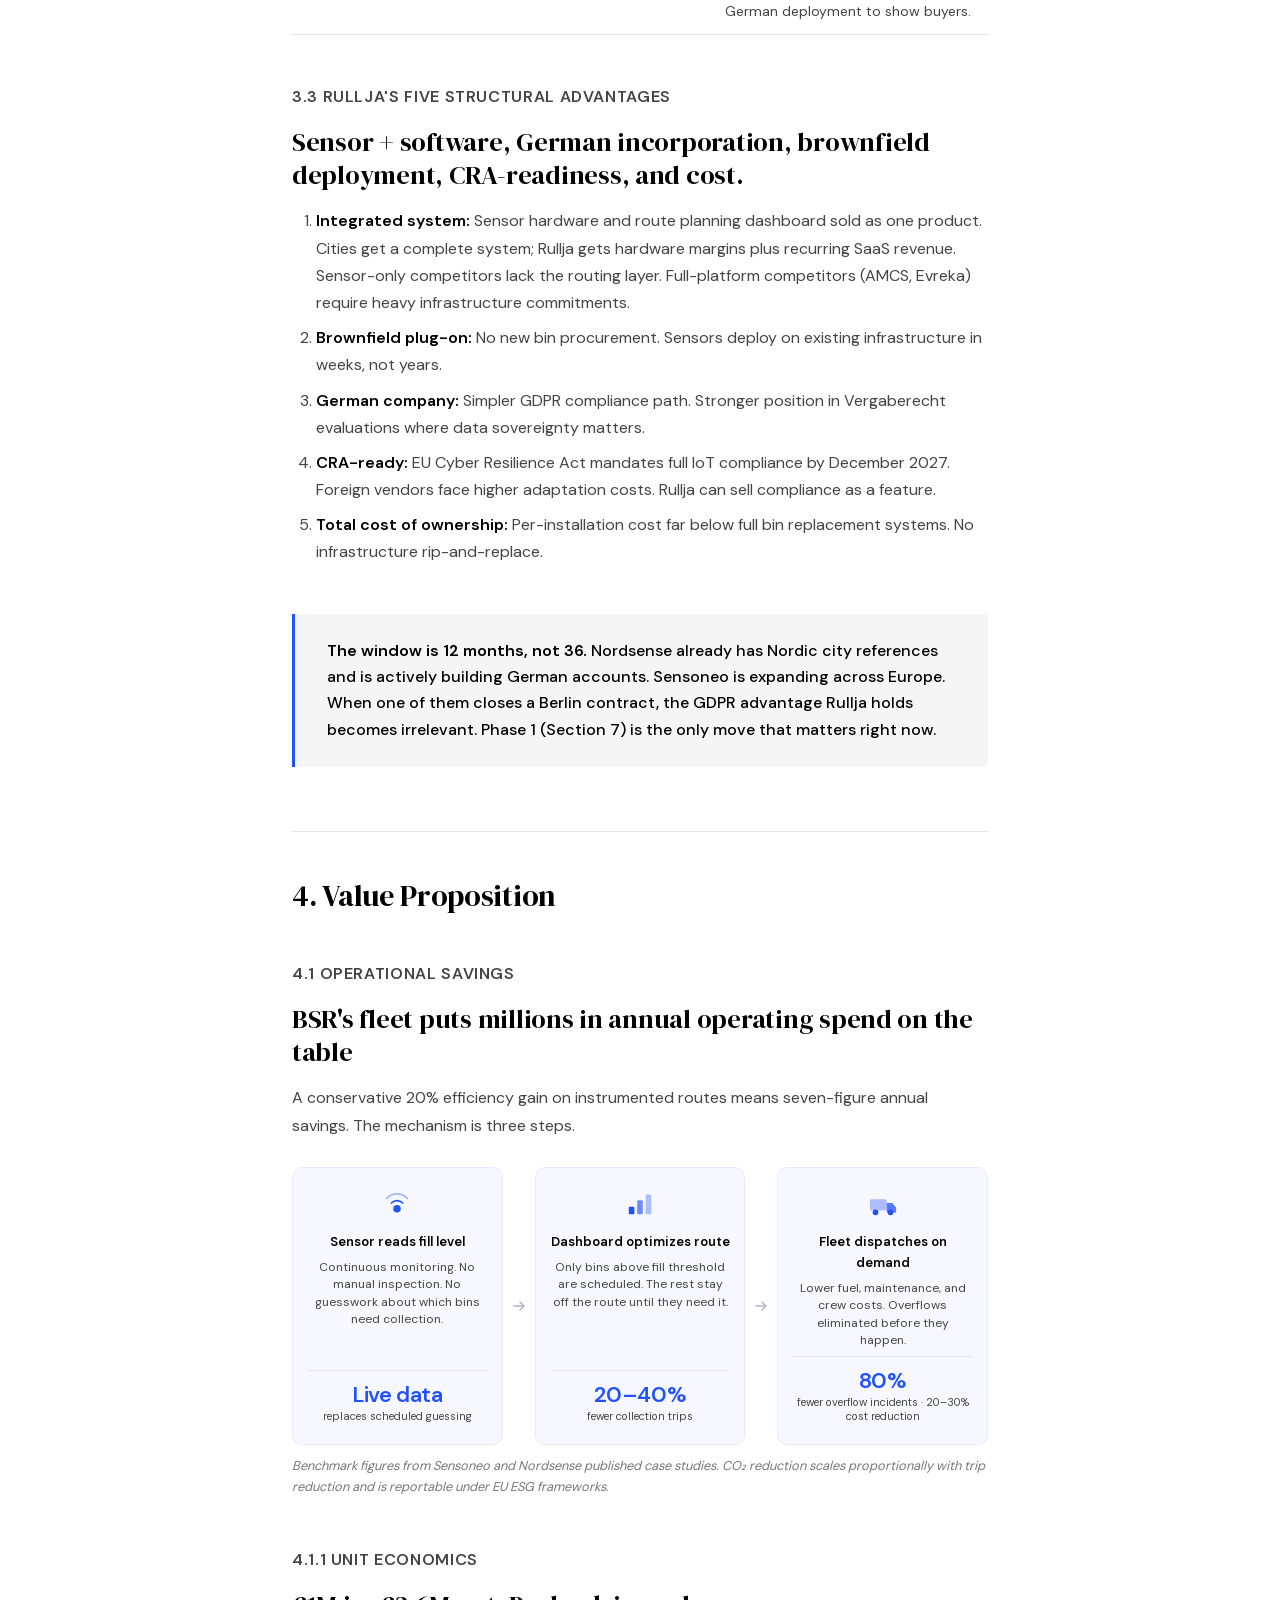
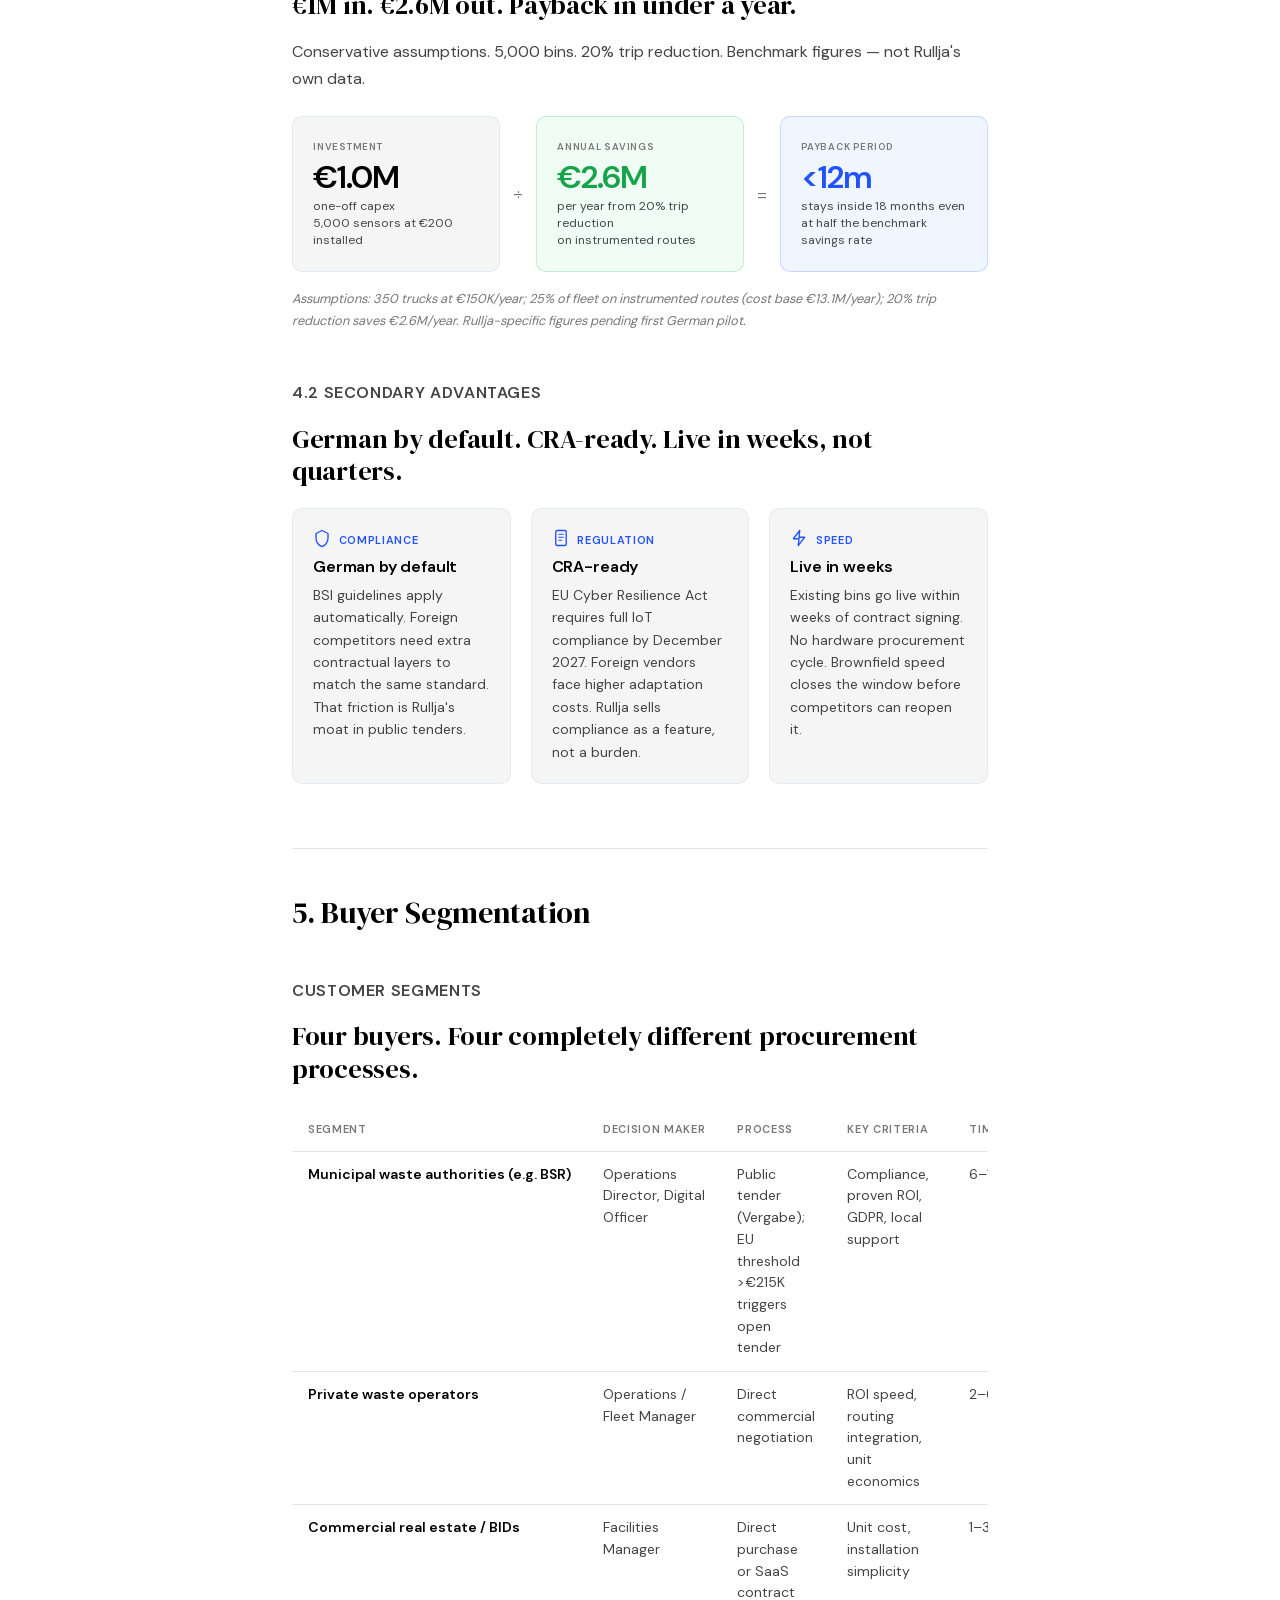
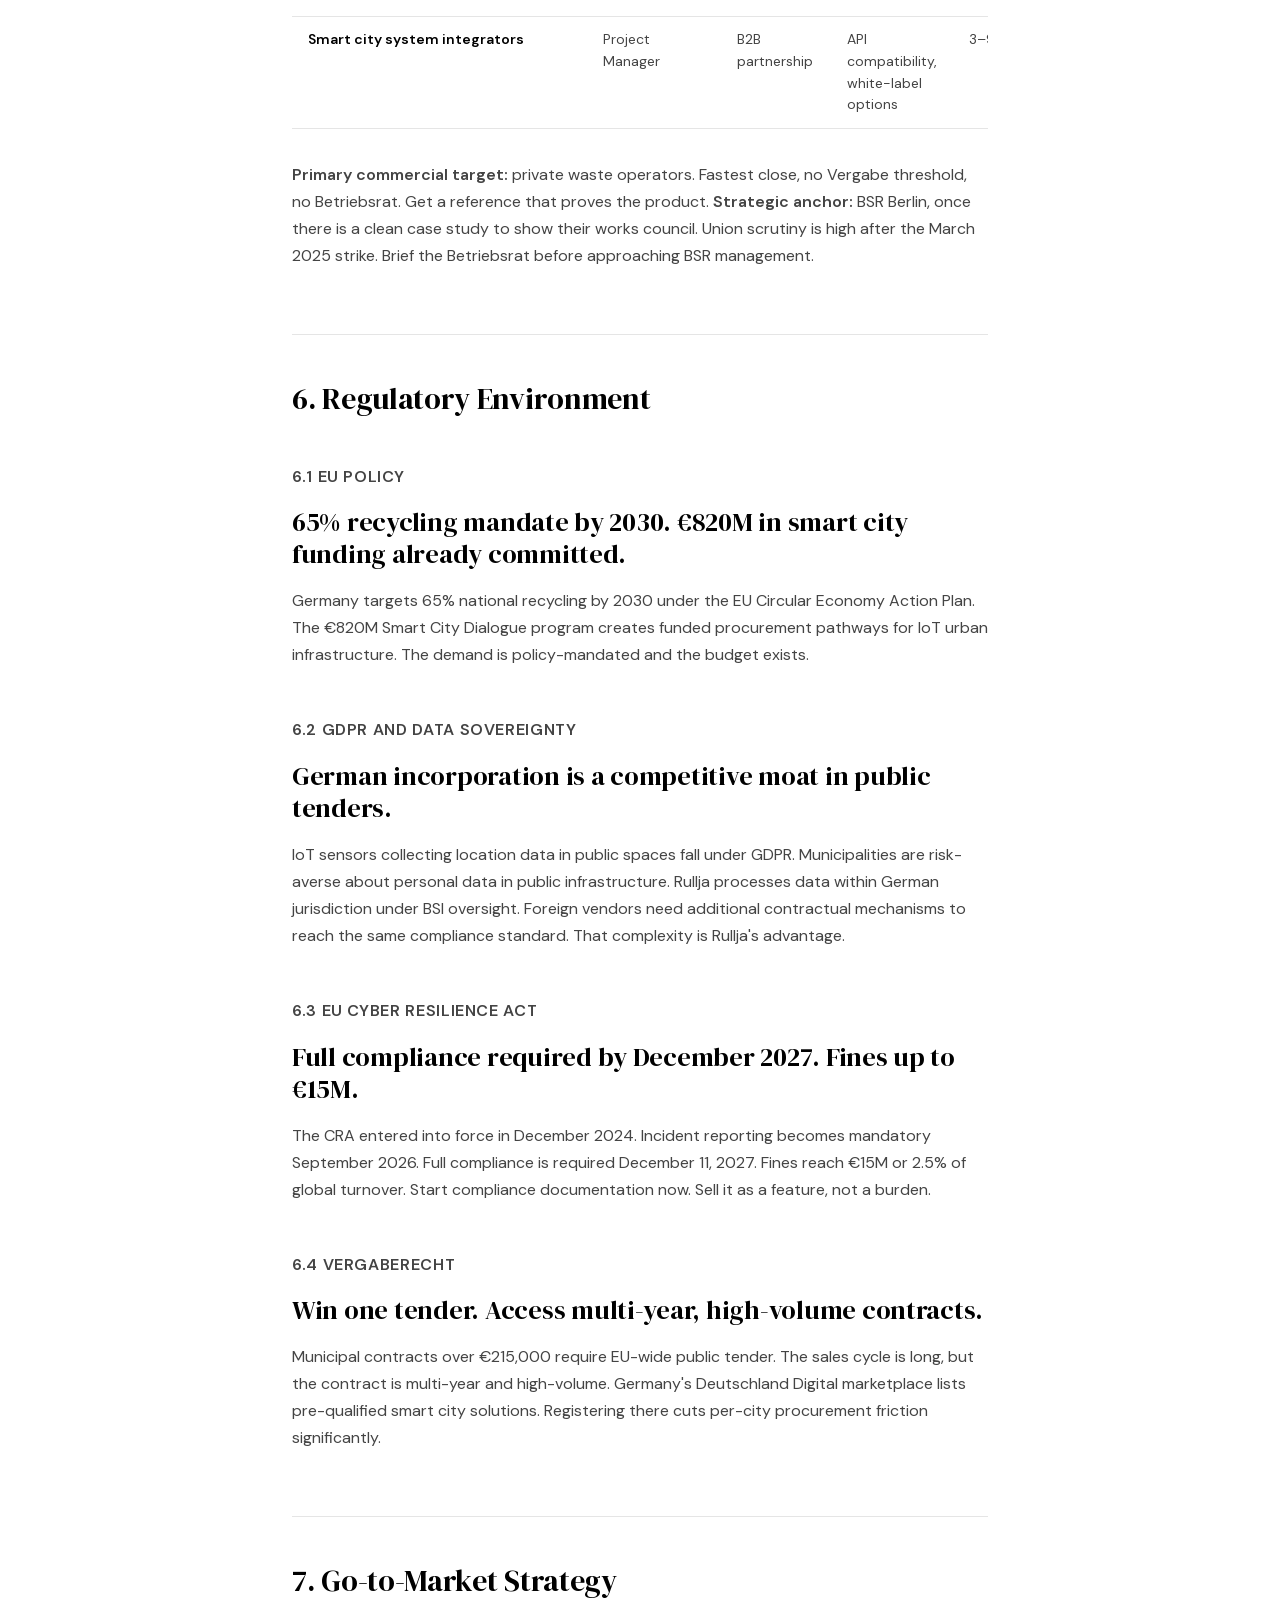
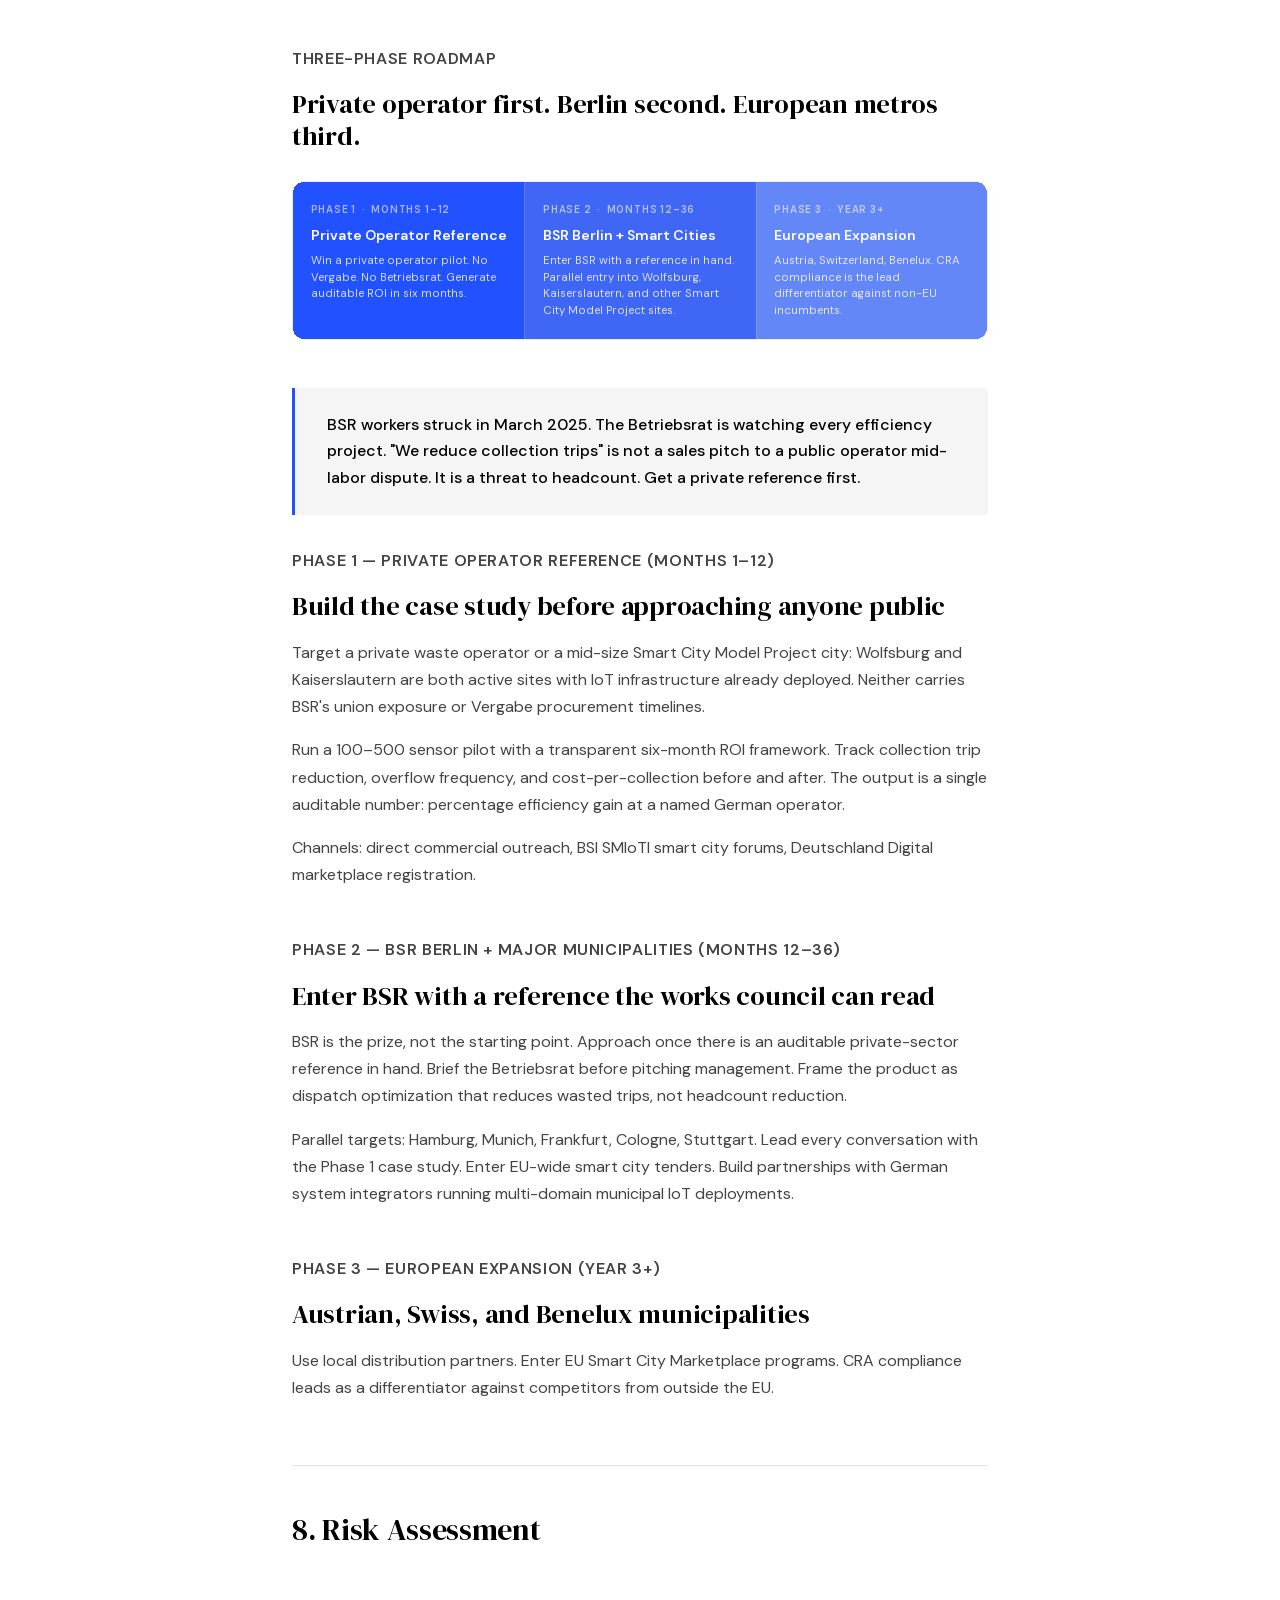
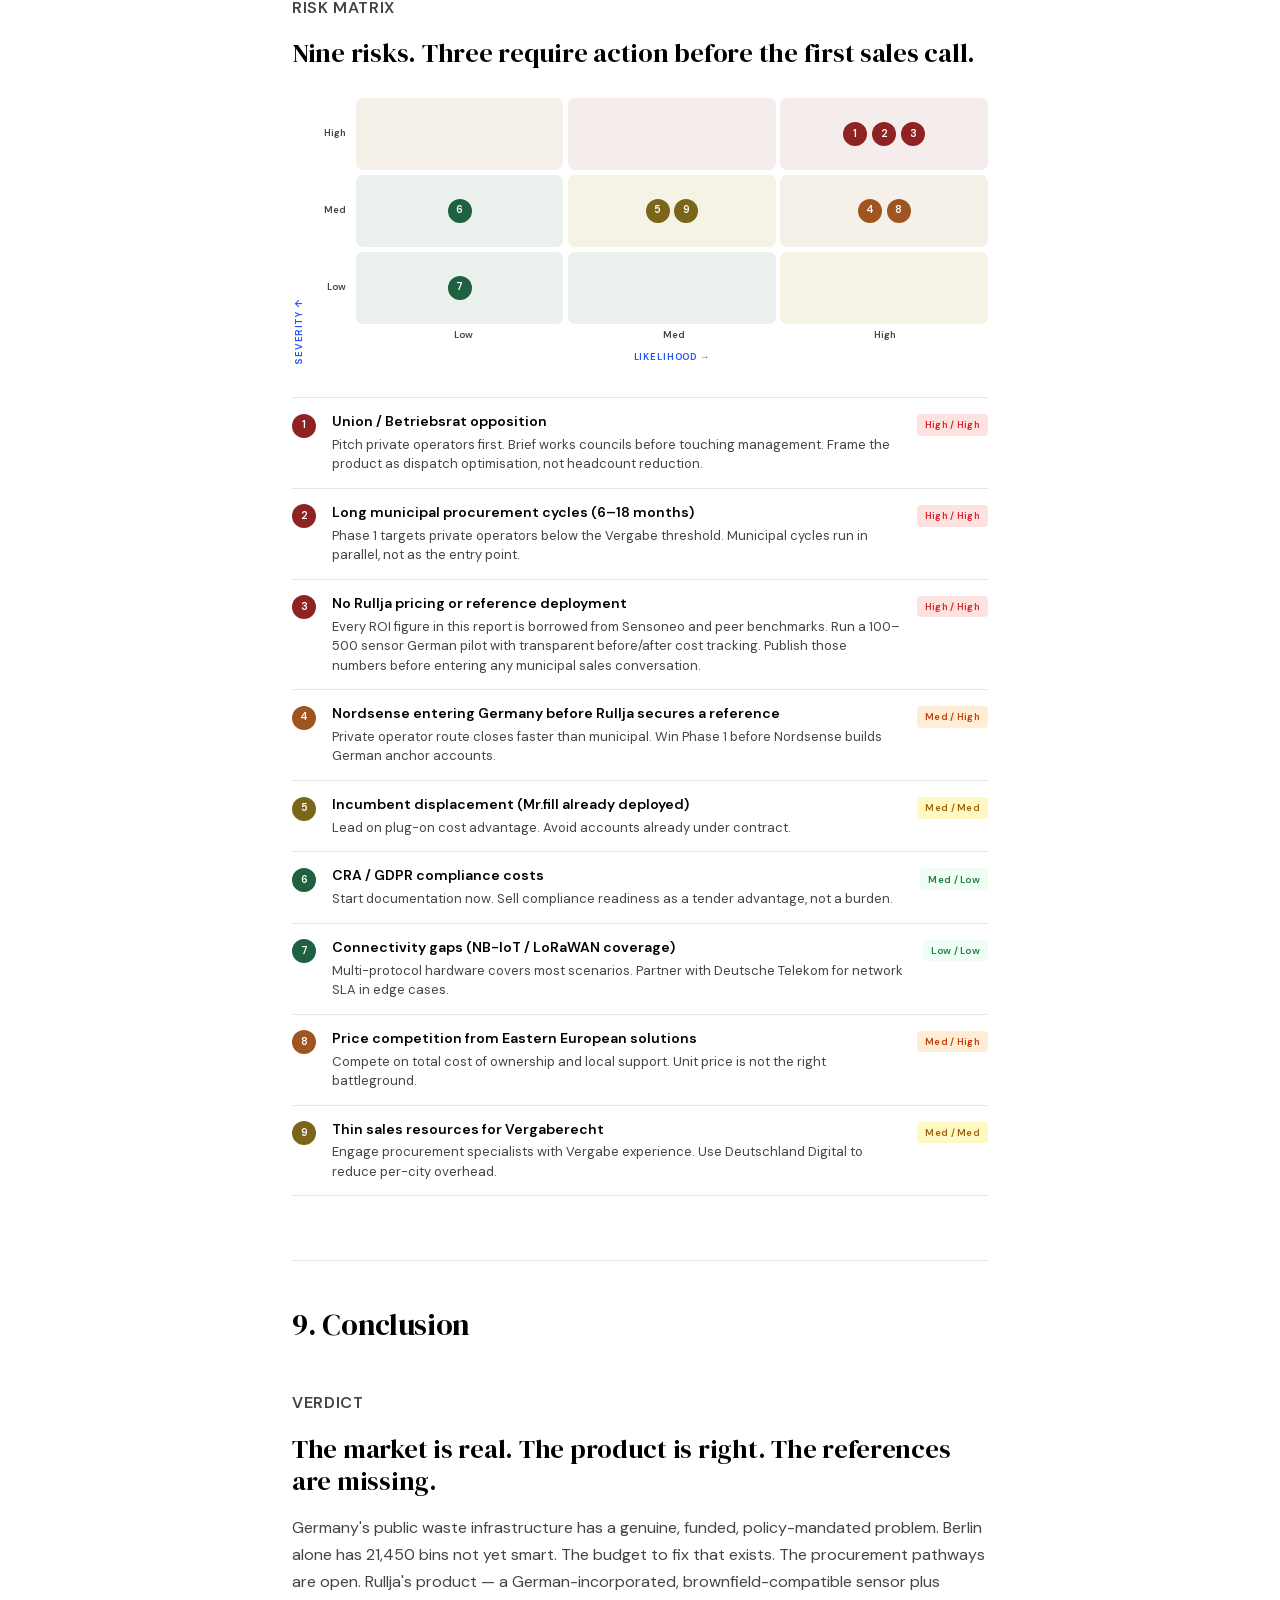
<file: rullja-smart-bin.html>
<!DOCTYPE html>
<html lang="en">
<head>
  <meta charset="UTF-8" />
  <meta name="viewport" content="width=device-width, initial-scale=1.0, viewport-fit=cover" />
  <title>Rullja Smart Bin Sensor — Market Research Report · Julie Di Gao</title>
  <meta name="description" content="TAM/SAM/SOM sizing, 10 competitors mapped, and a three-phase go-to-market for Rullja's smart bin sensor in the German municipal waste market." />
  <meta property="og:type" content="article" />
  <meta property="og:title" content="Rullja Smart Bin Sensor — Market Research Report · Julie Di Gao" />
  <meta property="og:description" content="TAM/SAM/SOM sizing, 10 competitors mapped, and a three-phase go-to-market for Rullja's smart bin sensor in the German municipal waste market." />
  <meta property="og:url" content="https://juliedigao.info/rullja-smart-bin.html" />
  <meta property="og:image" content="https://juliedigao.info/img/rullja-bin.webp" />
  <meta name="twitter:card" content="summary_large_image" />
  <link rel="canonical" href="https://juliedigao.info/rullja-smart-bin.html" />
  <link rel="preload" href="fonts/dm-sans-latin.woff2" as="font" type="font/woff2" crossorigin>
  <link rel="preload" href="fonts/dm-serif-display-normal-latin.woff2" as="font" type="font/woff2" crossorigin>
  <link rel="stylesheet" href="fonts.css" />
  <link rel="stylesheet" href="style.css" />
  <style>
    .layout, .sidebar, .content { display: contents; }

    /* ── Stat cards ── */
    .cs-stat-grid {
      display: grid;
      grid-template-columns: repeat(auto-fit, minmax(130px, 1fr));
      gap: 0.875rem;
      margin: 1.5rem 0;
    }
    .cs-stat-card {
      background: #f7f8ff;
      border: 1px solid rgba(34,81,255,0.1);
      border-radius: 10px;
      padding: 1rem 1.1rem;
    }
    .cs-stat-num {
      font-size: 1.9rem;
      font-weight: 700;
      color: var(--accent);
      line-height: 1;
      margin-bottom: 0.3rem;
      font-family: var(--font);
    }
    .cs-stat-label {
      font-size: 0.71rem;
      color: var(--secondary);
      line-height: 1.4;
    }

    /* ── TAM/SAM/SOM funnel ── */
    .cs-market-funnel {
      display: flex;
      flex-direction: column;
      gap: 0.6rem;
      margin: 1.5rem 0;
    }
    .cs-mf-row {
      display: flex;
      align-items: center;
      gap: 0.875rem;
    }
    .cs-mf-label {
      width: 3rem;
      font-size: 0.68rem;
      font-weight: 700;
      letter-spacing: 0.05em;
      color: var(--accent);
      flex-shrink: 0;
    }
    .cs-mf-track {
      flex: 1;
      background: #f0f1f5;
      border-radius: 5px;
      height: 34px;
      overflow: hidden;
      position: relative;
    }
    .cs-mf-fill {
      height: 100%;
      border-radius: 5px;
      display: flex;
      align-items: center;
      padding: 0 0.75rem;
      min-width: 8rem;
    }
    .cs-mf-fill span {
      font-size: 0.72rem;
      font-weight: 600;
      color: #fff;
      white-space: nowrap;
    }

    /* ── Berlin penetration ── */
    .cs-berlin-viz {
      display: flex;
      align-items: center;
      gap: 2.5rem;
      margin: 1.75rem 0;
      flex-wrap: wrap;
    }
    .cs-berlin-donut { flex-shrink: 0; }
    .cs-berlin-stats { display: flex; flex-direction: column; gap: 1rem; }
    .cs-berlin-stat-num {
      font-size: 2.4rem;
      font-weight: 700;
      line-height: 1;
      font-family: var(--font);
    }
    .cs-berlin-stat-desc { font-size: 0.78rem; color: var(--secondary); margin-top: 0.15rem; }

    /* ── GTM Timeline ── */
    .cs-gtm-timeline {
      display: grid;
      grid-template-columns: repeat(3, 1fr);
      gap: 0;
      margin: 1.75rem 0;
      border-radius: 12px;
      overflow: hidden;
      border: 1px solid rgba(0,0,0,0.07);
    }
    .cs-gtm-phase { padding: 1.25rem 1.1rem; }
    .cs-gtm-phase:nth-child(1) { background: #2251FF; }
    .cs-gtm-phase:nth-child(2) { background: #4066f5; border-left: 1px solid rgba(255,255,255,0.15); }
    .cs-gtm-phase:nth-child(3) { background: #6487f8; border-left: 1px solid rgba(255,255,255,0.15); }
    .cs-gtm-timespan {
      font-size: 0.63rem;
      font-weight: 700;
      letter-spacing: 0.08em;
      text-transform: uppercase;
      color: rgba(255,255,255,0.6);
      margin-bottom: 0.4rem;
    }
    .cs-gtm-pname {
      font-size: 0.88rem;
      font-weight: 700;
      color: #fff;
      margin-bottom: 0.4rem;
    }
    .cs-gtm-pdesc {
      font-size: 0.71rem;
      color: rgba(255,255,255,0.8);
      line-height: 1.45;
    }

    /* ── Competitor scatter plot (SVG) ── */
    .cs-matrix-svg {
      width: 100%;
      max-width: 660px;
      margin: 2rem auto;
      display: block;
      overflow: visible;
    }
    .cs-matrix-legend {
      display: flex;
      gap: 1.25rem;
      flex-wrap: wrap;
      justify-content: center;
      margin-top: 0.75rem;
      font-size: 0.65rem;
      color: var(--secondary);
    }
    .cs-matrix-legend span {
      display: inline-flex;
      align-items: center;
      gap: 0.4rem;
    }

    .cs-table--risk {
      table-layout: fixed;
      width: 100%;
    }
    .cs-table--risk th,
    .cs-table--risk td,
    .cs-table--risk td:first-child { white-space: normal; overflow-wrap: break-word; word-break: break-word; }
    .cs-table--risk th:nth-child(1),
    .cs-table--risk td:nth-child(1) { width: 26%; }
    .cs-table--risk th:nth-child(2),
    .cs-table--risk td:nth-child(2) { width: 9%; }
    .cs-table--risk th:nth-child(3),
    .cs-table--risk td:nth-child(3) { width: 10%; }
    .cs-table--risk th:nth-child(4),
    .cs-table--risk td:nth-child(4) { width: 55%; }

    /* ── Product image grid ── */
    .cs-product-grid {
      display: grid;
      grid-template-columns: 1fr 1fr;
      gap: 1.25rem;
      margin: 1.75rem 0;
    }
    .cs-product-grid figure { margin: 0; }
    .cs-product-grid img {
      width: 100%;
      border-radius: 10px;
      aspect-ratio: 16/10;
      object-fit: cover;
    }
    .cs-product-grid figcaption {
      font-size: 0.7rem;
      color: var(--secondary);
      margin-top: 0.5rem;
      line-height: 1.4;
    }

    @media (max-width: 600px) {
      .cs-product-grid { grid-template-columns: 1fr; }
      .cs-gtm-timeline { grid-template-columns: 1fr; }
      .cs-gtm-phase:nth-child(2),
      .cs-gtm-phase:nth-child(3) { border-left: none; border-top: 1px solid rgba(255,255,255,0.15); }
    }

    /* ── Value Proposition — flow diagram ── */
    .vp-flow {
      display: flex;
      align-items: stretch;
      gap: 0;
      margin: 1.75rem 0 0.5rem;
    }
    .vp-flow-step {
      flex: 1;
      display: flex;
      flex-direction: column;
      align-items: center;
      text-align: center;
      padding: 1.25rem 0.875rem;
      background: #f7f8ff;
      border: 1px solid rgba(34,81,255,0.08);
      border-radius: 10px;
      gap: 0.4rem;
    }
    .vp-flow-icon {
      color: var(--accent);
      flex-shrink: 0;
    }
    .vp-flow-step strong {
      font-size: 0.8125rem;
      font-weight: 600;
      color: var(--text);
      font-family: var(--font);
      display: block;
    }
    .vp-flow-step p {
      font-size: 0.75rem;
      color: var(--secondary);
      line-height: 1.45;
      margin: 0;
      font-family: var(--font);
      flex: 1;
    }
    .vp-flow-result {
      margin-top: auto;
      padding-top: 0.75rem;
      border-top: 1px solid rgba(34,81,255,0.1);
      width: 100%;
    }
    .vp-flow-result-num {
      font-size: 1.375rem;
      font-weight: 700;
      color: var(--accent);
      line-height: 1.1;
      font-family: var(--font);
      letter-spacing: -0.02em;
    }
    .vp-flow-result-label {
      font-size: 0.68rem;
      color: var(--secondary);
      line-height: 1.3;
      margin-top: 0.15rem;
      font-family: var(--font);
    }
    .vp-flow-arrow {
      flex-shrink: 0;
      width: 2rem;
      display: flex;
      align-items: center;
      justify-content: center;
      color: #b0b8c9;
    }

    /* ── Unit economics equation ── */
    .vp-econ {
      display: flex;
      align-items: stretch;
      gap: 0;
      margin: 1.5rem 0 1rem;
    }
    .vp-econ-card {
      flex: 1;
      padding: 1.375rem 1.25rem;
      border-radius: 10px;
      border: 1px solid rgba(34,81,255,0.08);
      background: var(--surface);
    }
    .vp-econ-card--savings {
      background: #f0fdf4;
      border-color: rgba(22,163,74,0.2);
    }
    .vp-econ-card--payback {
      background: #eff6ff;
      border-color: rgba(34,81,255,0.18);
    }
    .vp-econ-op {
      flex-shrink: 0;
      width: 2.25rem;
      display: flex;
      align-items: center;
      justify-content: center;
      font-size: 1.25rem;
      font-weight: 300;
      color: var(--tertiary);
    }
    .vp-econ-eyebrow {
      font-size: 0.6rem;
      font-weight: 700;
      letter-spacing: 0.08em;
      text-transform: uppercase;
      color: var(--tertiary);
      font-family: var(--font);
      margin-bottom: 0.4rem;
    }
    .vp-econ-num {
      font-size: 2rem;
      font-weight: 700;
      line-height: 1;
      letter-spacing: -0.03em;
      font-family: var(--font);
      color: var(--text);
      margin-bottom: 0.35rem;
    }
    .vp-econ-num--savings { color: #16a34a; }
    .vp-econ-num--payback { color: #2251FF; }
    .vp-econ-label {
      font-size: 0.75rem;
      color: var(--secondary);
      line-height: 1.4;
      font-family: var(--font);
    }

    @media (max-width: 580px) {
      .vp-econ { flex-direction: column; }
      .vp-econ-op { transform: rotate(90deg); height: 1.75rem; width: 100%; }
    }

    /* ── Value Proposition — 3-col advantages ── */
    .cs-features--3col {
      grid-template-columns: repeat(3, 1fr);
      gap: 1.25rem;
    }
    .cs-features--3col .cs-feature {
      padding: 1.25rem;
      background: var(--surface);
      border-radius: 10px;
      border: 1px solid rgba(34,81,255,0.07);
    }
    .cs-features--3col .cs-feature h3 {
      font-size: 1rem;
      margin-bottom: 0.375rem;
    }
    .cs-features--3col .cs-feature p {
      font-size: 0.875rem;
    }

    @media (max-width: 640px) {
      .vp-flow { flex-direction: column; }
      .vp-flow-arrow { transform: rotate(90deg); align-self: center; height: 1.5rem; }
      .cs-features--3col { grid-template-columns: 1fr; }
    }

    /* ── Risk matrix ── */
    .rm-wrap {
      display: flex;
      gap: 0.5rem;
      align-items: stretch;
      margin: 1.75rem 0 2rem;
    }
    .rm-yaxis-label {
      writing-mode: vertical-lr;
      transform: rotate(180deg);
      font-size: 0.59rem;
      font-weight: 700;
      letter-spacing: 0.09em;
      text-transform: uppercase;
      color: var(--accent);
      display: flex;
      align-items: center;
      flex-shrink: 0;
    }
    .rm-main {
      flex: 1;
      display: flex;
      flex-direction: column;
      gap: 0.3rem;
    }
    .rm-grid-area {
      display: flex;
      gap: 0.3rem;
      align-items: stretch;
    }
    .rm-slabels {
      display: flex;
      flex-direction: column;
      gap: 0.3rem;
      flex-shrink: 0;
      width: 2.25rem;
    }
    .rm-slabel {
      flex: 1;
      font-size: 0.59rem;
      font-weight: 600;
      color: var(--secondary);
      display: flex;
      align-items: center;
      justify-content: flex-end;
      padding-right: 0.3rem;
    }
    .rm-grid {
      flex: 1;
      display: grid;
      grid-template-columns: repeat(3, 1fr);
      grid-template-rows: repeat(3, 1fr);
      gap: 0.3rem;
    }
    .rm-cell {
      border-radius: 7px;
      min-height: 72px;
      display: flex;
      flex-wrap: wrap;
      align-items: center;
      justify-content: center;
      gap: 0.3rem;
      padding: 0.5rem;
    }
    .rm-cell--red    { background: #f5ecec; }
    .rm-cell--orange { background: #f5f0e8; }
    .rm-cell--yellow { background: #f4f3e6; }
    .rm-cell--green  { background: #eaf0ec; }
    .rm-chip {
      width: 24px; height: 24px;
      border-radius: 50%;
      display: flex;
      align-items: center;
      justify-content: center;
      font-size: 0.65rem;
      font-weight: 700;
      color: #fff;
      font-family: var(--font);
      flex-shrink: 0;
    }
    .rm-chip--red    { background: #8f2323; }
    .rm-chip--orange { background: #a05420; }
    .rm-chip--yellow { background: #7a6518; }
    .rm-chip--green  { background: #1e6040; }
    .rm-xlabels {
      display: grid;
      grid-template-columns: 2.55rem repeat(3, 1fr);
      gap: 0.3rem;
    }
    .rm-xlabel {
      font-size: 0.59rem;
      font-weight: 600;
      color: var(--secondary);
      text-align: center;
    }
    .rm-xaxis-label {
      font-size: 0.59rem;
      font-weight: 700;
      letter-spacing: 0.09em;
      text-transform: uppercase;
      color: var(--accent);
      text-align: center;
      padding-left: 2.55rem;
      margin-top: 0.1rem;
    }
    .rm-legend {
      display: flex;
      flex-direction: column;
      margin-top: 1.75rem;
    }
    .rm-legend-item {
      display: grid;
      grid-template-columns: 1.625rem 1fr auto;
      gap: 0.875rem;
      padding: 0.875rem 0;
      border-bottom: 0.5px solid var(--border-light);
      align-items: start;
    }
    .rm-legend-item:first-child { border-top: 0.5px solid var(--border-light); }
    .rm-legend-chip {
      width: 24px; height: 24px;
      border-radius: 50%;
      display: flex;
      align-items: center;
      justify-content: center;
      font-size: 0.65rem;
      font-weight: 700;
      color: #fff;
      flex-shrink: 0;
      font-family: var(--font);
      margin-top: 0.1rem;
    }
    .rm-legend-item h4 {
      font-size: 0.875rem;
      font-weight: 600;
      color: var(--text);
      margin: 0 0 0.25rem;
      font-family: var(--font);
      line-height: 1.35;
    }
    .rm-legend-item p {
      font-size: 0.8125rem;
      color: var(--secondary);
      line-height: 1.5;
      margin: 0;
      font-family: var(--font);
    }
    .rm-badge {
      font-size: 0.6rem;
      font-weight: 700;
      padding: 0.2rem 0.5rem;
      border-radius: 4px;
      white-space: nowrap;
      font-family: var(--font);
      margin-top: 0.125rem;
      letter-spacing: 0.03em;
    }
    .rm-badge--red    { background: #fee2e2; color: #dc2626; }
    .rm-badge--orange { background: #ffedd5; color: #c2410c; }
    .rm-badge--yellow { background: #fef9c3; color: #a16207; }
    .rm-badge--green  { background: #f0fdf4; color: #15803d; }

    @media (max-width: 540px) {
      .rm-slabels { width: 1.75rem; }
      .rm-xlabels { grid-template-columns: 1.75rem repeat(3,1fr); }
      .rm-xaxis-label { padding-left: 1.75rem; }
      .rm-cell { min-height: 54px; }
    }
  </style>
</head>
<body class="cs-page">
  <a class="skip-link" href="#cs-main">Skip to content</a>

  <nav class="site-nav">
    <div class="nav-left">
      <a href="index.html" class="nav-name">Julie Di Gao</a>
      <a href="https://www.linkedin.com/in/julie-gao-9985a615b/" class="nav-linkedin" target="_blank" rel="noopener" aria-label="LinkedIn profile">
        <svg width="15" height="15" viewBox="0 0 24 24" fill="currentColor" aria-hidden="true">
          <path d="M20.447 20.452h-3.554v-5.569c0-1.328-.027-3.037-1.852-3.037-1.853 0-2.136 1.445-2.136 2.939v5.667H9.351V9h3.414v1.561h.046c.477-.9 1.637-1.85 3.37-1.85 3.601 0 4.267 2.37 4.267 5.455v6.286zM5.337 7.433a2.062 2.062 0 0 1-2.063-2.065 2.064 2.064 0 1 1 2.063 2.065zm1.782 13.019H3.555V9h3.564v11.452zM22.225 0H1.771C.792 0 0 .774 0 1.729v20.542C0 23.227.792 24 1.771 24h20.451C23.2 24 24 23.227 24 22.271V1.729C24 .774 23.2 0 22.222 0h.003z"/>
        </svg>
      </a>
    </div>
    <button class="nav-toggle" aria-label="Toggle menu" aria-expanded="false"><span></span><span></span><span></span></button>
    <div class="nav-links">
      <a href="index.html#projects">Work</a>
      <a href="about.html">About</a>
      <a href="https://mail.google.com/mail/?view=cm&amp;to=julie.gao369@gmail.com" target="_blank" rel="noopener" class="nav-cta">Contact</a>
    </div>
  </nav>

  <main id="cs-main">
    <div class="cs-header">
      <p class="cs-eyebrow">Market Research · 2025 · IoT · Smart City</p>
      <h1 class="cs-title">Rullja Smart Bin Sensor — Market Research Report</h1>
      <p class="cs-sub">TAM/SAM/SOM sizing, 10-competitor matrix, buyer segmentation, regulatory landscape, and a three-phase go-to-market strategy for a German IoT startup entering municipal waste management.</p>

      <div class="cs-meta">
        <div class="cs-meta-item"><span class="cs-meta-label">Role</span> <span class="cs-meta-value">Market Researcher</span></div>
        <span class="cs-meta-dot">·</span>
        <div class="cs-meta-item"><span class="cs-meta-label">Client</span> <span class="cs-meta-value">Rullja</span></div>
        <span class="cs-meta-dot">·</span>
        <div class="cs-meta-item"><span class="cs-meta-label">Year</span> <span class="cs-meta-value">2025</span></div>
        <span class="cs-meta-dot">·</span>
        <div class="cs-meta-item"><span class="cs-meta-label">Focus</span> <span class="cs-meta-value">Germany GTM Strategy</span></div>
      </div>
    </div>

    <div class="cs-body">

      <!-- ── Executive Summary ── -->
      <div class="cs-section fade-in">
        <p class="cs-section-label">Executive summary</p>
        <h2>A sensor and a dashboard that tell cities when to empty a bin</h2>
        <p>Rullja sells two things: a LoRa plug-on fill-level sensor for public waste bins, and a route planning software system for the waste management companies. The sensor clips onto existing bins in minutes. The software replaces fixed-schedule dispatching with demand-driven routing. Together, they cut collection costs 30&ndash;40%. ROI arrives within 12&ndash;18 months on conservative assumptions (20% trip reduction, &euro;200/sensor, 5,000-bin initial rollout).</p>
        <p>This report outlines a GTM path and provides benchmark-based unit economics to support a 12&ndash;18 month payback narrative. The priority is to convert these benchmarks into Rullja-specific figures via a 100&ndash;500 sensor German pilot with auditable before-and-after cost data.</p>

        <div class="cs-product-grid" style="margin-top:1.75rem">
          <figure>
            <picture>
              <source srcset="img/rullja/rullja-sensor.webp" type="image/webp">
              <img src="img/rullja/rullja-sensor.png" width="2880" height="1618" alt="Rullja LoRa sensor node installed inside the lid of a public waste bin" loading="lazy" />
            </picture>
            <figcaption><strong>Sensor node.</strong> LoRa-connected fill-level sensor. Clips onto existing bin lids. No infrastructure replacement required.</figcaption>
          </figure>
          <figure>
            <picture>
              <source srcset="img/rullja/rullja-software.webp" type="image/webp">
              <img src="img/rullja/rullja-software.png" width="1756" height="1154" alt="Rullja waste management dashboard showing route planning, fill levels, and map view" loading="lazy" />
            </picture>
            <figcaption><strong>Route planning dashboard.</strong> Real-time fill levels, automated route optimization, fleet management, historical analytics, and business KPIs.</figcaption>
          </figure>
        </div>
      </div>

      <div class="cs-callout fade-in">
        <p><strong>Note on financials:</strong> All current unit economics and ROI estimates use Sensoneo and peer vendor benchmarks as price and impact anchors. Rullja has not yet completed its own reference deployment or published a pricing model. A first German pilot is required to validate Rullja-specific savings and confirm the assumed 12&ndash;18 month payback.</p>
      </div>

      <!-- ── 1. Problem Statement ── -->
      <div class="cs-part-divider fade-in">
        <h2>1. Problem Statement</h2>
      </div>

      <div class="cs-section fade-in">
        <p class="cs-section-label">1.1 BSR cost pressure</p>
        <h2>Berlin's waste authority is being squeezed from two sides</h2>
        <p>BSR runs 1,300 employees and 350 vehicles. Its workforce demanded an 8% pay rise in 2025. Talks broke down. Workers struck in March. BSR raised service fees 4.9% in January 2025, just as raw material costs climbed.</p>
        <p>Any technology that reduces unnecessary truck dispatches has a clear budget justification. This is that technology.</p>

        <figure style="margin: 1.5rem 0 0;">
          <picture>
            <source srcset="img/rullja/berlin-bins.webp" type="image/webp">
            <img src="img/rullja/berlin-bins.jpg" width="612" height="427" alt="Overflowing public rubbish bins on a Berlin street" style="width:100%;border-radius:6px;aspect-ratio:16/9;object-fit:cover;" loading="lazy" />
          </picture>
          <figcaption style="font-size:0.8125rem;color:var(--tertiary);margin-top:0.5rem;font-family:var(--font);">Berlin's fixed-schedule collection means bins overflow before the truck arrives.</figcaption>
        </figure>
      </div>

      <div class="cs-section fade-in">
        <p class="cs-section-label">1.2 Collection inefficiency</p>
        <h2>80% of collections happen at the wrong time</h2>
        <p>Trucks run on fixed schedules, not fill levels. About 80% of collections happen when bins are not ready for them. Results:</p>
        <ul>
          <li>Fuel burned on unnecessary dispatches</li>
          <li>Labor hours spent on bins that are less than 50% full</li>
          <li>Bins that overflow before the next scheduled collection</li>
          <li>Avoidable CO&#8322; emissions from every extra truck trip</li>
        </ul>
      </div>

      <div class="cs-callout fade-in">
        <p>The truck arrives when the bin is nearly empty. Or already overflowing. Neither is the point of having a truck.</p>
      </div>

      <!-- ── 2. Market Opportunity ── -->
      <div class="cs-part-divider fade-in">
        <h2>2. Market Opportunity</h2>
      </div>

      <div class="cs-section fade-in">
        <p class="cs-section-label">2.1 Market sizing</p>
        <h2>From a $1.3B market to a $5M three-year target</h2>

        <div class="cs-market-funnel">
          <div class="cs-mf-row">
            <span class="cs-mf-label">TAM</span>
            <div class="cs-mf-track">
              <div class="cs-mf-fill" style="width:100%;background:#2251FF;">
                <span>Germany smart bins — $0.4B (2024) &rarr; $1.3B (2033) &nbsp;·&nbsp; CAGR 15.5%</span>
              </div>
            </div>
          </div>
          <div class="cs-mf-row">
            <span class="cs-mf-label">SAM</span>
            <div class="cs-mf-track">
              <div class="cs-mf-fill" style="width:35%;background:#4268f5;">
                <span>Plug-on addressable — $100&ndash;140M</span>
              </div>
            </div>
          </div>
          <div class="cs-mf-row">
            <span class="cs-mf-label">SOM</span>
            <div class="cs-mf-track">
              <div class="cs-mf-fill" style="width:5%;background:#6b90f8;min-width:9rem;">
                <span>3-yr target — $1.5&ndash;5M</span>
              </div>
            </div>
          </div>
        </div>

        <p>Germany generates 50+ million tons of municipal solid waste annually. Federal policy targets 65% recycling by 2030. The government has committed over &euro;820M to smart city projects. Procurement pathways exist and are funded.</p>
      </div>

      <div class="cs-section fade-in">
        <p class="cs-section-label">2.2 Berlin beachhead</p>
        <h2>21,500 public bins. 50 are smart. That gap is the opportunity.</h2>

        <div class="cs-berlin-viz">
          <div class="cs-berlin-donut">
            <svg viewBox="0 0 160 160" width="140" height="140" aria-hidden="true">
              <!-- Background ring (total bins) -->
              <circle cx="80" cy="80" r="58" fill="none" stroke="#E8EEFF" stroke-width="20"/>
              <!-- Smart bins arc: 50/21500 = 0.232% of circumference 364.4 = ~0.85; show 4px min -->
              <circle cx="80" cy="80" r="58" fill="none" stroke="#2251FF" stroke-width="20"
                      stroke-dasharray="5 359" stroke-linecap="round"
                      transform="rotate(-90 80 80)"/>
              <text x="80" y="74" text-anchor="middle" font-size="20" font-weight="700" fill="#2251FF"
                    style="font-family:system-ui,-apple-system,sans-serif">&lt;0.25%</text>
              <text x="80" y="93" text-anchor="middle" font-size="10" fill="#888"
                    style="font-family:system-ui,-apple-system,sans-serif">smart bins</text>
            </svg>
          </div>
          <div class="cs-berlin-stats">
            <div>
              <div class="cs-berlin-stat-num" style="color:var(--primary)">21,500</div>
              <div class="cs-berlin-stat-desc">public bins in Berlin</div>
            </div>
            <div>
              <div class="cs-berlin-stat-num" style="color:var(--accent)">50</div>
              <div class="cs-berlin-stat-desc">equipped with smart sensors today</div>
            </div>
          </div>
        </div>

        <ul>
          <li>Berlin already validated the concept: Mr.fill grew from 34 units in 2019 to 50+ by 2024</li>
          <li>Institutional demand is proven. Penetration is nowhere near it.</li>
          <li>BSR's labor pressure and 2025 fee increases make collection efficiency a budget priority right now</li>
          <li>Ha&szlig;furt, Kaiserslautern, Solingen, Wolfsburg: active Smart City Model Project sites, ready for expansion</li>
        </ul>
      </div>

      <!-- ── 3. Competitive Landscape ── -->
      <div class="cs-part-divider fade-in">
        <h2>3. Competitive Landscape</h2>
      </div>

      <div class="cs-section fade-in">
        <p class="cs-section-label">3.1 Where the market is crowded — and where it is not</p>
        <h2>10 competitors. Most are either foreign, expensive, or both. The low-barrier German quadrant is wide open.</h2>
        <p>The smart waste sensor market has 10 active players across 5 countries. That sounds crowded until you plot them on two axes that actually matter for municipal procurement in Germany:</p>
        <ol>
          <li><strong>Technology Complexity</strong> — Is this a clip-on sensor (1), a sensor plus routing software (3), or a full smart city ecosystem platform (5)?</li>
          <li><strong>Deployment Scale in Germany</strong> — Has this vendor run one pilot (1), won a city contract (2), scaled to multiple cities (3), or is it a national-scale incumbent (4)?</li>
        </ol>
        <p>Rullja sits at (3, 1): medium tech complexity, no German deployments yet. Most competition clusters at (4, 3): foreign players with more technical capability and more German traction. Zolitron, at exactly the same tech complexity as Rullja, is already at deployment level 4. This is not a blue ocean. It is a contested market with a narrow, time-limited opening for a German-native player to establish references before the foreign (4, 3) cluster closes the GDPR gap.</p>

        <!--
          SVG scatter plot — axes use exact 1–5 (X) and 1–4 (Y) scales
          Plot area: x 70–630 (width 560), y 35–425 (height 390)
          x(v) = 70 + (v-1)/4 * 560   →  1=70  2=210  3=350  4=490  5=630
          y(v) = 425 - (v-1)/3 * 390  →  1=425  2=295  3=165  4=35
        -->
        <svg class="cs-matrix-svg" viewBox="0 0 680 510" role="img"
             aria-label="Competitive positioning matrix: Technology Complexity vs. Deployment Scale in Germany">

          <!-- Grid lines -->
          <line x1="70"  y1="35"  x2="70"  y2="425" stroke="#e5e9f5" stroke-width="1" stroke-dasharray="4 4"/>
          <line x1="210" y1="35"  x2="210" y2="425" stroke="#e5e9f5" stroke-width="1" stroke-dasharray="4 4"/>
          <line x1="350" y1="35"  x2="350" y2="425" stroke="#e5e9f5" stroke-width="1" stroke-dasharray="4 4"/>
          <line x1="490" y1="35"  x2="490" y2="425" stroke="#e5e9f5" stroke-width="1" stroke-dasharray="4 4"/>
          <line x1="630" y1="35"  x2="630" y2="425" stroke="#e5e9f5" stroke-width="1" stroke-dasharray="4 4"/>

          <line x1="70" y1="425" x2="630" y2="425" stroke="#e5e9f5" stroke-width="1" stroke-dasharray="4 4"/>
          <line x1="70" y1="295" x2="630" y2="295" stroke="#e5e9f5" stroke-width="1" stroke-dasharray="4 4"/>
          <line x1="70" y1="165" x2="630" y2="165" stroke="#e5e9f5" stroke-width="1" stroke-dasharray="4 4"/>
          <line x1="70" y1="35"  x2="630" y2="35"  stroke="#e5e9f5" stroke-width="1" stroke-dasharray="4 4"/>

          <!-- Axes -->
          <line x1="70" y1="30" x2="70" y2="430" stroke="#b0b8c9" stroke-width="1.5"/>
          <line x1="65" y1="425" x2="635" y2="425" stroke="#b0b8c9" stroke-width="1.5"/>

          <!-- X tick labels -->
          <text x="70"  y="446" text-anchor="middle" font-size="11" fill="#6b7280" font-family="system-ui,sans-serif">1</text>
          <text x="210" y="446" text-anchor="middle" font-size="11" fill="#6b7280" font-family="system-ui,sans-serif">2</text>
          <text x="350" y="446" text-anchor="middle" font-size="11" fill="#6b7280" font-family="system-ui,sans-serif">3</text>
          <text x="490" y="446" text-anchor="middle" font-size="11" fill="#6b7280" font-family="system-ui,sans-serif">4</text>
          <text x="630" y="446" text-anchor="middle" font-size="11" fill="#6b7280" font-family="system-ui,sans-serif">5</text>

          <!-- Y tick labels -->
          <text x="58" y="429" text-anchor="end" font-size="11" fill="#6b7280" font-family="system-ui,sans-serif">1</text>
          <text x="58" y="299" text-anchor="end" font-size="11" fill="#6b7280" font-family="system-ui,sans-serif">2</text>
          <text x="58" y="169" text-anchor="end" font-size="11" fill="#6b7280" font-family="system-ui,sans-serif">3</text>
          <text x="58" y="39"  text-anchor="end" font-size="11" fill="#6b7280" font-family="system-ui,sans-serif">4</text>

          <!-- Axis titles -->
          <text x="350" y="474" text-anchor="middle" font-size="10" font-weight="700" fill="#2251FF"
                letter-spacing="0.07em" font-family="system-ui,sans-serif">TECHNOLOGY COMPLEXITY →</text>
          <text transform="rotate(-90 16 230)" x="16" y="230" text-anchor="middle" font-size="10"
                font-weight="700" fill="#2251FF" letter-spacing="0.07em" font-family="system-ui,sans-serif">DEPLOYMENT SCALE →</text>

          <!-- ── Data points ── -->
          <!-- Cross marker macro: M cx-6,cy-6 L cx+6,cy+6 M cx+6,cy-6 L cx-6,cy+6 -->

          <!-- Zolitron (3,4) x=350, y=35 — German, strong deploy -->
          <path d="M344,29 L356,41 M356,29 L344,41" stroke="#333" stroke-width="2.5" stroke-linecap="round"/>
          <text x="358" y="38" font-size="10" font-weight="600" fill="#333" font-family="system-ui,sans-serif">Deutsche Telekom &amp; Zolitron</text>

          <!-- trescore (2,2) x=210, y=295 — German, moderate -->
          <path d="M204,289 L216,301 M216,289 L204,301" stroke="#333" stroke-width="2.5" stroke-linecap="round"/>
          <text x="218" y="299" font-size="10" font-weight="600" fill="#333" font-family="system-ui,sans-serif">trescore GmbH</text>

          <!-- (4,3) cluster x=490, y=165 — four players, stacked vertically -->
          <!-- Mr.fill (4,3) y=157 -->
          <path d="M484,151 L496,163 M496,151 L484,163" stroke="#888" stroke-width="2.5" stroke-linecap="round"/>
          <text x="499" y="159" font-size="10" fill="#555" font-family="system-ui,sans-serif">Mr. Fill</text>

          <!-- Sensoneo (4,3) y=169 -->
          <path d="M484,163 L496,175 M496,163 L484,175" stroke="#888" stroke-width="2.5" stroke-linecap="round"/>
          <text x="499" y="172" font-size="10" fill="#555" font-family="system-ui,sans-serif">Sensoneo</text>

          <!-- SLOC.one (4,3) y=181 — label left side to avoid overlap -->
          <path d="M484,175 L496,187 M496,175 L484,187" stroke="#888" stroke-width="2.5" stroke-linecap="round"/>
          <text x="481" y="185" text-anchor="end" font-size="10" fill="#555" font-family="system-ui,sans-serif">SLOC.one</text>

          <!-- Nordsense (4,3) y=193 — threat, red -->
          <path d="M484,187 L496,199 M496,187 L484,199" stroke="#e54040" stroke-width="2.5" stroke-linecap="round"/>
          <text x="499" y="198" font-size="10" font-weight="600" fill="#c53030" font-family="system-ui,sans-serif">Nordsense ⚠</text>

          <!-- Bigbelly (5,4) x=630, y=35 — German, high deploy -->
          <path d="M624,29 L636,41 M636,29 L624,41" stroke="#333" stroke-width="2.5" stroke-linecap="round"/>
          <text x="621" y="28" text-anchor="end" font-size="10" font-weight="600" fill="#333" font-family="system-ui,sans-serif">Bigbelly</text>

          <!-- AMCS Group (5,4) x=630, y=51 — offset down from Bigbelly -->
          <path d="M624,45 L636,57 M636,45 L624,57" stroke="#b0b8c9" stroke-width="2.5" stroke-linecap="round"/>
          <text x="621" y="58" text-anchor="end" font-size="10" fill="#6b7280" font-family="system-ui,sans-serif">AMCS Group</text>

          <!-- Evreka (3,1) x=350, y=425 — offset right -->
          <path d="M356,419 L368,431 M368,419 L356,431" stroke="#b0b8c9" stroke-width="2.5" stroke-linecap="round"/>
          <text x="371" y="430" font-size="10" fill="#6b7280" font-family="system-ui,sans-serif">Evreka</text>

          <!-- Rullja (3,1) x=350, y=425 — offset left, highlighted in blue -->
          <circle cx="336" cy="425" r="8" fill="rgba(34,81,255,0.12)" stroke="#2251FF" stroke-width="2"/>
          <circle cx="336" cy="425" r="3.5" fill="#2251FF"/>
          <text x="333" y="413" text-anchor="end" font-size="11" font-weight="700" fill="#2251FF" font-family="system-ui,sans-serif">Rullja</text>

        </svg>

        <div class="cs-matrix-legend">
          <span>
            <svg width="14" height="14" viewBox="0 0 14 14" style="flex-shrink:0"><circle cx="7" cy="7" r="5" fill="rgba(34,81,255,0.12)" stroke="#2251FF" stroke-width="2"/><circle cx="7" cy="7" r="2.5" fill="#2251FF"/></svg>
            Rullja
          </span>
          <span>
            <svg width="14" height="14" viewBox="0 0 14 14" style="flex-shrink:0"><path d="M2,2 L12,12 M12,2 L2,12" stroke="#333" stroke-width="2.5" stroke-linecap="round"/></svg>
            German presence
          </span>
          <span>
            <svg width="14" height="14" viewBox="0 0 14 14" style="flex-shrink:0"><path d="M2,2 L12,12 M12,2 L2,12" stroke="#e54040" stroke-width="2.5" stroke-linecap="round"/></svg>
            Direct threat
          </span>
          <span>
            <svg width="14" height="14" viewBox="0 0 14 14" style="flex-shrink:0"><path d="M2,2 L12,12 M12,2 L2,12" stroke="#b0b8c9" stroke-width="2.5" stroke-linecap="round"/></svg>
            Foreign / entering
          </span>
        </div>
      </div>

      <div class="cs-section fade-in">
        <p class="cs-section-label">3.2 Reading the map</p>
        <h2>A contested market. One narrow lane. Twelve months to use it.</h2>

        <p>The matrix shows no empty quadrant and no obvious gap. What it shows is a specific lane that stays open while two conditions hold: foreign players carry GDPR and Vergabe friction in German tenders, and high-deployment German players remain focused on their existing verticals. Both conditions are temporary.</p>

        <div class="cs-table-wrap">
          <table class="cs-table">
            <thead>
              <tr><th>Cluster</th><th>Players</th><th>Actual threat level</th></tr>
            </thead>
            <tbody>
              <tr><td>German, high deployment</td><td>Zolitron, Bigbelly</td><td><strong>Low direct competition now, high risk if they expand.</strong> Zolitron dominates glass container monitoring (10,000+ units in Bochum) but has not entered the general public bin market or built an integrated routing platform. Bigbelly requires full bin replacement — a different procurement and capex profile. Neither is targeting Rullja's buyer today. Both could change direction.</td></tr>
              <tr><td>Foreign, medium tech, medium deploy</td><td>Nordsense, Sensoneo, SLOC.one</td><td><strong>The live threat cluster.</strong> All three have more German traction than Rullja and comparable tech. Nordsense has Nordic city references and is actively building German accounts. Sensoneo has deployed across Europe. SLOC.one is partnered with Lufthansa for airport logistics. None are German entities, which creates compliance friction — but that friction erodes as they localise.</td></tr>
              <tr><td>Foreign, full platform</td><td>AMCS, Evreka</td><td><strong>Different buyer, different sales motion.</strong> Both sell full fleet management platforms, not point sensors. They compete for operations-wide IT budgets, not a sensor line item. Not a direct threat at entry stage.</td></tr>
              <tr><td>German, low deploy</td><td>trescore</td><td><strong>Overlapping market, non-overlapping product.</strong> trescore sells multi-protocol sensors to SME waste operators. No routing dashboard. Serves a similar buyer but with a sensor-only offer. Could partner or could be a later-stage competitor if they build the software layer.</td></tr>
              <tr><td style="color:var(--accent);font-weight:700">German, medium tech, early deploy</td><td style="font-weight:600">Rullja</td><td><strong>Right position, zero references.</strong> The product covers the integrated sensor-plus-routing gap that no German company currently fills. The constraint is not the product — it is the absence of a single auditable German deployment to show buyers.</td></tr>
            </tbody>
          </table>
        </div>
      </div>

      <div class="cs-section fade-in">
        <p class="cs-section-label">3.3 Rullja's five structural advantages</p>
        <h2>Sensor + software, German incorporation, brownfield deployment, CRA-readiness, and cost.</h2>
        <ol>
          <li><strong>Integrated system:</strong> Sensor hardware and route planning dashboard sold as one product. Cities get a complete system; Rullja gets hardware margins plus recurring SaaS revenue. Sensor-only competitors lack the routing layer. Full-platform competitors (AMCS, Evreka) require heavy infrastructure commitments.</li>
          <li><strong>Brownfield plug-on:</strong> No new bin procurement. Sensors deploy on existing infrastructure in weeks, not years.</li>
          <li><strong>German company:</strong> Simpler GDPR compliance path. Stronger position in Vergaberecht evaluations where data sovereignty matters.</li>
          <li><strong>CRA-ready:</strong> EU Cyber Resilience Act mandates full IoT compliance by December 2027. Foreign vendors face higher adaptation costs. Rullja can sell compliance as a feature.</li>
          <li><strong>Total cost of ownership:</strong> Per-installation cost far below full bin replacement systems. No infrastructure rip-and-replace.</li>
        </ol>
      </div>

      <div class="cs-callout fade-in">
        <p><strong>The window is 12 months, not 36.</strong> Nordsense already has Nordic city references and is actively building German accounts. Sensoneo is expanding across Europe. When one of them closes a Berlin contract, the GDPR advantage Rullja holds becomes irrelevant. Phase 1 (Section 7) is the only move that matters right now.</p>
      </div>

      <!-- ── 4. Value Proposition ── -->
      <div class="cs-part-divider fade-in">
        <h2>4. Value Proposition</h2>
      </div>

      <div class="cs-section fade-in">
        <p class="cs-section-label">4.1 Operational savings</p>
        <h2>BSR's fleet puts millions in annual operating spend on the table</h2>
        <p>A conservative 20% efficiency gain on instrumented routes means seven-figure annual savings. The mechanism is three steps.</p>

        <!-- How it works flow — stats embedded in each step -->
        <div class="vp-flow">
          <div class="vp-flow-step">
            <div class="vp-flow-icon">
              <svg width="30" height="30" viewBox="0 0 32 32" fill="none" aria-hidden="true">
                <circle cx="16" cy="22" r="4" fill="currentColor"/>
                <path d="M10 16a8.5 8.5 0 0 1 12 0" stroke="currentColor" stroke-width="1.8" stroke-linecap="round"/>
                <path d="M5 11a15 15 0 0 1 22 0" stroke="currentColor" stroke-width="1.8" stroke-linecap="round" opacity="0.4"/>
              </svg>
            </div>
            <strong>Sensor reads fill level</strong>
            <p>Continuous monitoring. No manual inspection. No guesswork about which bins need collection.</p>
            <div class="vp-flow-result">
              <div class="vp-flow-result-num">Live data</div>
              <div class="vp-flow-result-label">replaces scheduled guessing</div>
            </div>
          </div>
          <div class="vp-flow-arrow" aria-hidden="true">
            <svg width="16" height="16" viewBox="0 0 16 16" fill="none"><path d="M3 8h10M9 4l4 4-4 4" stroke="currentColor" stroke-width="1.5" stroke-linecap="round" stroke-linejoin="round"/></svg>
          </div>
          <div class="vp-flow-step">
            <div class="vp-flow-icon">
              <svg width="30" height="30" viewBox="0 0 32 32" fill="none" aria-hidden="true">
                <rect x="4" y="20" width="6" height="8" rx="1" fill="currentColor"/>
                <rect x="13" y="13" width="6" height="15" rx="1" fill="currentColor" opacity="0.65"/>
                <rect x="22" y="7" width="6" height="21" rx="1" fill="currentColor" opacity="0.35"/>
              </svg>
            </div>
            <strong>Dashboard optimizes route</strong>
            <p>Only bins above fill threshold are scheduled. The rest stay off the route until they need it.</p>
            <div class="vp-flow-result">
              <div class="vp-flow-result-num">20–40%</div>
              <div class="vp-flow-result-label">fewer collection trips</div>
            </div>
          </div>
          <div class="vp-flow-arrow" aria-hidden="true">
            <svg width="16" height="16" viewBox="0 0 16 16" fill="none"><path d="M3 8h10M9 4l4 4-4 4" stroke="currentColor" stroke-width="1.5" stroke-linecap="round" stroke-linejoin="round"/></svg>
          </div>
          <div class="vp-flow-step">
            <div class="vp-flow-icon">
              <svg width="30" height="30" viewBox="0 0 32 32" fill="none" aria-hidden="true">
                <rect x="2" y="12" width="18" height="12" rx="2" fill="currentColor" opacity="0.35"/>
                <path d="M20 16h6l4 5v5H20V16z" fill="currentColor" opacity="0.75"/>
                <circle cx="8" cy="26" r="3" fill="currentColor"/>
                <circle cx="24" cy="26" r="3" fill="currentColor"/>
              </svg>
            </div>
            <strong>Fleet dispatches on demand</strong>
            <p>Lower fuel, maintenance, and crew costs. Overflows eliminated before they happen.</p>
            <div class="vp-flow-result">
              <div class="vp-flow-result-num">80%</div>
              <div class="vp-flow-result-label">fewer overflow incidents · 20–30% cost reduction</div>
            </div>
          </div>
        </div>
        <p style="font-size:0.8rem;color:var(--tertiary);margin-top:0.625rem"><em>Benchmark figures from Sensoneo and Nordsense published case studies. CO&#8322; reduction scales proportionally with trip reduction and is reportable under EU ESG frameworks.</em></p>
      </div>

      <div class="cs-section fade-in">
        <p class="cs-section-label">4.1.1 Unit economics</p>
        <h2>€1M in. €2.6M out. Payback in under a year.</h2>
        <p>Conservative assumptions. 5,000 bins. 20% trip reduction. Benchmark figures — not Rullja's own data.</p>

        <div class="vp-econ">
          <div class="vp-econ-card">
            <div class="vp-econ-eyebrow">Investment</div>
            <div class="vp-econ-num">&euro;1.0M</div>
            <div class="vp-econ-label">one-off capex<br>5,000 sensors at &euro;200 installed</div>
          </div>
          <div class="vp-econ-op" aria-hidden="true">÷</div>
          <div class="vp-econ-card vp-econ-card--savings">
            <div class="vp-econ-eyebrow">Annual savings</div>
            <div class="vp-econ-num vp-econ-num--savings">&euro;2.6M</div>
            <div class="vp-econ-label">per year from 20% trip reduction<br>on instrumented routes</div>
          </div>
          <div class="vp-econ-op" aria-hidden="true">=</div>
          <div class="vp-econ-card vp-econ-card--payback">
            <div class="vp-econ-eyebrow">Payback period</div>
            <div class="vp-econ-num vp-econ-num--payback">&lt;12m</div>
            <div class="vp-econ-label">stays inside 18 months even at half the benchmark savings rate</div>
          </div>
        </div>

        <p style="font-size:0.8rem;color:var(--tertiary)"><em>Assumptions: 350 trucks at €150K/year; 25% of fleet on instrumented routes (cost base €13.1M/year); 20% trip reduction saves €2.6M/year. Rullja-specific figures pending first German pilot.</em></p>
      </div>

      <div class="cs-section fade-in">
        <p class="cs-section-label">4.2 Secondary advantages</p>
        <h2>German by default. CRA-ready. Live in weeks, not quarters.</h2>

        <div class="cs-features cs-features--3col" style="margin-top:1.25rem">
          <div class="cs-feature">
            <div class="cs-feature-num">
              <svg width="18" height="18" viewBox="0 0 24 24" fill="none" aria-hidden="true" style="vertical-align:-3px;margin-right:4px"><path d="M12 2L4 6v6c0 5.25 3.5 10.1 8 11.5 4.5-1.4 8-6.25 8-11.5V6L12 2z" stroke="currentColor" stroke-width="1.8" stroke-linejoin="round"/></svg>
              Compliance
            </div>
            <h3>German by default</h3>
            <p>BSI guidelines apply automatically. Foreign competitors need extra contractual layers to match the same standard. That friction is Rullja's moat in public tenders.</p>
          </div>
          <div class="cs-feature">
            <div class="cs-feature-num">
              <svg width="18" height="18" viewBox="0 0 24 24" fill="none" aria-hidden="true" style="vertical-align:-3px;margin-right:4px"><rect x="5" y="2" width="14" height="20" rx="2" stroke="currentColor" stroke-width="1.8"/><path d="M9 7h6M9 11h6M9 15h4" stroke="currentColor" stroke-width="1.5" stroke-linecap="round"/></svg>
              Regulation
            </div>
            <h3>CRA-ready</h3>
            <p>EU Cyber Resilience Act requires full IoT compliance by December 2027. Foreign vendors face higher adaptation costs. Rullja sells compliance as a feature, not a burden.</p>
          </div>
          <div class="cs-feature">
            <div class="cs-feature-num">
              <svg width="18" height="18" viewBox="0 0 24 24" fill="none" aria-hidden="true" style="vertical-align:-3px;margin-right:4px"><path d="M13 2L4.5 13H12L11 22 19.5 11H12L13 2z" stroke="currentColor" stroke-width="1.8" stroke-linejoin="round"/></svg>
              Speed
            </div>
            <h3>Live in weeks</h3>
            <p>Existing bins go live within weeks of contract signing. No hardware procurement cycle. Brownfield speed closes the window before competitors can reopen it.</p>
          </div>
        </div>
      </div>

      <!-- ── 5. Buyer Segmentation ── -->
      <div class="cs-part-divider fade-in">
        <h2>5. Buyer Segmentation</h2>
      </div>

      <div class="cs-section fade-in">
        <p class="cs-section-label">Customer segments</p>
        <h2>Four buyers. Four completely different procurement processes.</h2>

        <div class="cs-table-wrap">
          <table class="cs-table">
            <thead>
              <tr><th>Segment</th><th>Decision Maker</th><th>Process</th><th>Key Criteria</th><th>Time to Close</th></tr>
            </thead>
            <tbody>
              <tr><td>Municipal waste authorities (e.g. BSR)</td><td>Operations Director, Digital Officer</td><td>Public tender (Vergabe); EU threshold &gt;&euro;215K triggers open tender</td><td>Compliance, proven ROI, GDPR, local support</td><td>6&ndash;18 months</td></tr>
              <tr><td>Private waste operators</td><td>Operations / Fleet Manager</td><td>Direct commercial negotiation</td><td>ROI speed, routing integration, unit economics</td><td>2&ndash;6 months</td></tr>
              <tr><td>Commercial real estate / BIDs</td><td>Facilities Manager</td><td>Direct purchase or SaaS contract</td><td>Unit cost, installation simplicity</td><td>1&ndash;3 months</td></tr>
              <tr><td>Smart city system integrators</td><td>Project Manager</td><td>B2B partnership</td><td>API compatibility, white-label options</td><td>3&ndash;9 months</td></tr>
            </tbody>
          </table>
        </div>

        <p><strong>Primary commercial target:</strong> private waste operators. Fastest close, no Vergabe threshold, no Betriebsrat. Get a reference that proves the product. <strong>Strategic anchor:</strong> BSR Berlin, once there is a clean case study to show their works council. Union scrutiny is high after the March 2025 strike. Brief the Betriebsrat before approaching BSR management.</p>
      </div>

      <!-- ── 6. Regulatory Environment ── -->
      <div class="cs-part-divider fade-in">
        <h2>6. Regulatory Environment</h2>
      </div>

      <div class="cs-section fade-in">
        <p class="cs-section-label">6.1 EU policy</p>
        <h2>65% recycling mandate by 2030. &euro;820M in smart city funding already committed.</h2>
        <p>Germany targets 65% national recycling by 2030 under the EU Circular Economy Action Plan. The &euro;820M Smart City Dialogue program creates funded procurement pathways for IoT urban infrastructure. The demand is policy-mandated and the budget exists.</p>
      </div>

      <div class="cs-section fade-in">
        <p class="cs-section-label">6.2 GDPR and data sovereignty</p>
        <h2>German incorporation is a competitive moat in public tenders.</h2>
        <p>IoT sensors collecting location data in public spaces fall under GDPR. Municipalities are risk-averse about personal data in public infrastructure. Rullja processes data within German jurisdiction under BSI oversight. Foreign vendors need additional contractual mechanisms to reach the same compliance standard. That complexity is Rullja's advantage.</p>
      </div>

      <div class="cs-section fade-in">
        <p class="cs-section-label">6.3 EU Cyber Resilience Act</p>
        <h2>Full compliance required by December 2027. Fines up to &euro;15M.</h2>
        <p>The CRA entered into force in December 2024. Incident reporting becomes mandatory September 2026. Full compliance is required December 11, 2027. Fines reach &euro;15M or 2.5% of global turnover. Start compliance documentation now. Sell it as a feature, not a burden.</p>
      </div>

      <div class="cs-section fade-in">
        <p class="cs-section-label">6.4 Vergaberecht</p>
        <h2>Win one tender. Access multi-year, high-volume contracts.</h2>
        <p>Municipal contracts over &euro;215,000 require EU-wide public tender. The sales cycle is long, but the contract is multi-year and high-volume. Germany's Deutschland Digital marketplace lists pre-qualified smart city solutions. Registering there cuts per-city procurement friction significantly.</p>
      </div>

      <!-- ── 7. Go-to-Market Strategy ── -->
      <div class="cs-part-divider fade-in">
        <h2>7. Go-to-Market Strategy</h2>
      </div>

      <div class="cs-section fade-in">
        <p class="cs-section-label">Three-phase roadmap</p>
        <h2>Private operator first. Berlin second. European metros third.</h2>

        <div class="cs-gtm-timeline">
          <div class="cs-gtm-phase">
            <div class="cs-gtm-timespan">Phase 1 &nbsp;·&nbsp; Months 1&ndash;12</div>
            <div class="cs-gtm-pname">Private Operator Reference</div>
            <div class="cs-gtm-pdesc">Win a private operator pilot. No Vergabe. No Betriebsrat. Generate auditable ROI in six months.</div>
          </div>
          <div class="cs-gtm-phase">
            <div class="cs-gtm-timespan">Phase 2 &nbsp;·&nbsp; Months 12&ndash;36</div>
            <div class="cs-gtm-pname">BSR Berlin + Smart Cities</div>
            <div class="cs-gtm-pdesc">Enter BSR with a reference in hand. Parallel entry into Wolfsburg, Kaiserslautern, and other Smart City Model Project sites.</div>
          </div>
          <div class="cs-gtm-phase">
            <div class="cs-gtm-timespan">Phase 3 &nbsp;·&nbsp; Year 3+</div>
            <div class="cs-gtm-pname">European Expansion</div>
            <div class="cs-gtm-pdesc">Austria, Switzerland, Benelux. CRA compliance is the lead differentiator against non-EU incumbents.</div>
          </div>
        </div>
      </div>

      <div class="cs-callout fade-in">
        <p>BSR workers struck in March 2025. The Betriebsrat is watching every efficiency project. "We reduce collection trips" is not a sales pitch to a public operator mid-labor dispute. It is a threat to headcount. Get a private reference first.</p>
      </div>

      <div class="cs-section fade-in">
        <p class="cs-section-label">Phase 1 — Private operator reference (months 1&ndash;12)</p>
        <h2>Build the case study before approaching anyone public</h2>
        <p>Target a private waste operator or a mid-size Smart City Model Project city: Wolfsburg and Kaiserslautern are both active sites with IoT infrastructure already deployed. Neither carries BSR's union exposure or Vergabe procurement timelines.</p>
        <p>Run a 100&ndash;500 sensor pilot with a transparent six-month ROI framework. Track collection trip reduction, overflow frequency, and cost-per-collection before and after. The output is a single auditable number: percentage efficiency gain at a named German operator.</p>
        <p>Channels: direct commercial outreach, BSI SMIoTI smart city forums, Deutschland Digital marketplace registration.</p>
      </div>

      <div class="cs-section fade-in">
        <p class="cs-section-label">Phase 2 — BSR Berlin + major municipalities (months 12&ndash;36)</p>
        <h2>Enter BSR with a reference the works council can read</h2>
        <p>BSR is the prize, not the starting point. Approach once there is an auditable private-sector reference in hand. Brief the Betriebsrat before pitching management. Frame the product as dispatch optimization that reduces wasted trips, not headcount reduction.</p>
        <p>Parallel targets: Hamburg, Munich, Frankfurt, Cologne, Stuttgart. Lead every conversation with the Phase 1 case study. Enter EU-wide smart city tenders. Build partnerships with German system integrators running multi-domain municipal IoT deployments.</p>
      </div>

      <div class="cs-section fade-in">
        <p class="cs-section-label">Phase 3 — European expansion (year 3+)</p>
        <h2>Austrian, Swiss, and Benelux municipalities</h2>
        <p>Use local distribution partners. Enter EU Smart City Marketplace programs. CRA compliance leads as a differentiator against competitors from outside the EU.</p>
      </div>

      <!-- ── 8. Risk Assessment ── -->
      <div class="cs-part-divider fade-in">
        <h2>8. Risk Assessment</h2>
      </div>

      <div class="cs-section fade-in">
        <p class="cs-section-label">Risk matrix</p>
        <h2>Nine risks. Three require action before the first sales call.</h2>

        <!-- Visual risk matrix -->
        <div class="rm-wrap">
          <span class="rm-yaxis-label">Severity &uarr;</span>
          <div class="rm-main">
            <div class="rm-grid-area">
              <!-- Row severity labels -->
              <div class="rm-slabels">
                <span class="rm-slabel">High</span>
                <span class="rm-slabel">Med</span>
                <span class="rm-slabel">Low</span>
              </div>
              <!-- 3×3 grid (top-left = High S / Low L) -->
              <div class="rm-grid">
                <!-- Row 1: High severity -->
                <div class="rm-cell rm-cell--orange"></div>
                <div class="rm-cell rm-cell--red"></div>
                <div class="rm-cell rm-cell--red">
                  <span class="rm-chip rm-chip--red">1</span>
                  <span class="rm-chip rm-chip--red">2</span>
                  <span class="rm-chip rm-chip--red">3</span>
                </div>
                <!-- Row 2: Medium severity -->
                <div class="rm-cell rm-cell--green">
                  <span class="rm-chip rm-chip--green">6</span>
                </div>
                <div class="rm-cell rm-cell--yellow">
                  <span class="rm-chip rm-chip--yellow">5</span>
                  <span class="rm-chip rm-chip--yellow">9</span>
                </div>
                <div class="rm-cell rm-cell--orange">
                  <span class="rm-chip rm-chip--orange">4</span>
                  <span class="rm-chip rm-chip--orange">8</span>
                </div>
                <!-- Row 3: Low severity -->
                <div class="rm-cell rm-cell--green">
                  <span class="rm-chip rm-chip--green">7</span>
                </div>
                <div class="rm-cell rm-cell--green"></div>
                <div class="rm-cell rm-cell--yellow"></div>
              </div>
            </div>
            <!-- Column labels -->
            <div class="rm-xlabels">
              <div></div>
              <span class="rm-xlabel">Low</span>
              <span class="rm-xlabel">Med</span>
              <span class="rm-xlabel">High</span>
            </div>
            <div class="rm-xaxis-label">Likelihood &rarr;</div>
          </div>
        </div>

        <!-- Numbered legend -->
        <div class="rm-legend">
          <div class="rm-legend-item">
            <span class="rm-legend-chip rm-chip--red">1</span>
            <div>
              <h4>Union / Betriebsrat opposition</h4>
              <p>Pitch private operators first. Brief works councils before touching management. Frame the product as dispatch optimisation, not headcount reduction.</p>
            </div>
            <span class="rm-badge rm-badge--red">High / High</span>
          </div>
          <div class="rm-legend-item">
            <span class="rm-legend-chip rm-chip--red">2</span>
            <div>
              <h4>Long municipal procurement cycles (6&ndash;18 months)</h4>
              <p>Phase 1 targets private operators below the Vergabe threshold. Municipal cycles run in parallel, not as the entry point.</p>
            </div>
            <span class="rm-badge rm-badge--red">High / High</span>
          </div>
          <div class="rm-legend-item">
            <span class="rm-legend-chip rm-chip--red">3</span>
            <div>
              <h4>No Rullja pricing or reference deployment</h4>
              <p>Every ROI figure in this report is borrowed from Sensoneo and peer benchmarks. Run a 100&ndash;500 sensor German pilot with transparent before/after cost tracking. Publish those numbers before entering any municipal sales conversation.</p>
            </div>
            <span class="rm-badge rm-badge--red">High / High</span>
          </div>
          <div class="rm-legend-item">
            <span class="rm-legend-chip rm-chip--orange">4</span>
            <div>
              <h4>Nordsense entering Germany before Rullja secures a reference</h4>
              <p>Private operator route closes faster than municipal. Win Phase 1 before Nordsense builds German anchor accounts.</p>
            </div>
            <span class="rm-badge rm-badge--orange">Med / High</span>
          </div>
          <div class="rm-legend-item">
            <span class="rm-legend-chip rm-chip--yellow">5</span>
            <div>
              <h4>Incumbent displacement (Mr.fill already deployed)</h4>
              <p>Lead on plug-on cost advantage. Avoid accounts already under contract.</p>
            </div>
            <span class="rm-badge rm-badge--yellow">Med / Med</span>
          </div>
          <div class="rm-legend-item">
            <span class="rm-legend-chip rm-chip--green">6</span>
            <div>
              <h4>CRA / GDPR compliance costs</h4>
              <p>Start documentation now. Sell compliance readiness as a tender advantage, not a burden.</p>
            </div>
            <span class="rm-badge rm-badge--green">Med / Low</span>
          </div>
          <div class="rm-legend-item">
            <span class="rm-legend-chip rm-chip--green">7</span>
            <div>
              <h4>Connectivity gaps (NB-IoT / LoRaWAN coverage)</h4>
              <p>Multi-protocol hardware covers most scenarios. Partner with Deutsche Telekom for network SLA in edge cases.</p>
            </div>
            <span class="rm-badge rm-badge--green">Low / Low</span>
          </div>
          <div class="rm-legend-item">
            <span class="rm-legend-chip rm-chip--orange">8</span>
            <div>
              <h4>Price competition from Eastern European solutions</h4>
              <p>Compete on total cost of ownership and local support. Unit price is not the right battleground.</p>
            </div>
            <span class="rm-badge rm-badge--orange">Med / High</span>
          </div>
          <div class="rm-legend-item">
            <span class="rm-legend-chip rm-chip--yellow">9</span>
            <div>
              <h4>Thin sales resources for Vergaberecht</h4>
              <p>Engage procurement specialists with Vergabe experience. Use Deutschland Digital to reduce per-city overhead.</p>
            </div>
            <span class="rm-badge rm-badge--yellow">Med / Med</span>
          </div>
        </div>
      </div>

      <!-- ── 9. Conclusion ── -->
      <div class="cs-part-divider fade-in">
        <h2>9. Conclusion</h2>
      </div>

      <div class="cs-section fade-in">
        <p class="cs-section-label">Verdict</p>
        <h2>The market is real. The product is right. The references are missing.</h2>
        <p>Germany's public waste infrastructure has a genuine, funded, policy-mandated problem. Berlin alone has 21,450 bins not yet smart. The budget to fix that exists. The procurement pathways are open. Rullja's product — a German-incorporated, brownfield-compatible sensor plus routing software — is correctly positioned for this market.</p>
        <p>The competitive picture is less comfortable. This report found no empty quadrant and no dominant German player in the integrated sensor-plus-routing space. What it found is a 12-month window before Nordsense and Sensoneo close their GDPR gap, and before Zolitron has reason to expand from glass containers into general public bins.</p>
        <p>Every claim in this report about ROI, payback periods, and efficiency gains is borrowed from Sensoneo and peer benchmarks. Rullja has no published pricing and no completed German deployment. That is the only thing that needs to change. One private-sector pilot, with transparent before-and-after cost tracking, converts a borrowed narrative into a proprietary one. That is the asset this company does not yet have and cannot operate without.</p>
      </div>

      <div class="cs-callout fade-in">
        <p>Run the pilot. Get the number. Everything else in this report is a hypothesis until that happens.</p>
      </div>

      <!-- ── References ── -->
      <details class="cs-sources fade-in">
        <summary>References (19 sources)</summary>
        <ol>
          <li>IoT Smart Bins Cut Waste Collection Costs by 40%</li>
          <li>Smart Waste Management Stats: How Cities Are Using IoT Bins</li>
          <li>Smart Bins &amp; AI: How Technology Is Redefining Waste Management</li>
          <li>Germany Smart Bins Market Size, Key Highlights, Share &amp; Future Forecast 2026&ndash;2033</li>
          <li>Germany Smart Bins Market Capabilities 2026</li>
          <li>Smart Bin Sensor Market Size, Share, Trends &amp; Forecast [2034]</li>
          <li>Smart Bin Sensor Market By Application 2025 &mdash; LinkedIn</li>
          <li>Berliner Stadtreinigung erh&ouml;ht Geb&uuml;hren ab 2025</li>
          <li>Europe Smart Waste Management Market Size &amp; Forecast</li>
          <li>Germany allocated over &euro;820 million to smart city projects through Smart City Dialogue</li>
          <li>Major Smart City study on IoT-Infrastructures in eight German cities</li>
          <li>Sensoneo Smart Waste Ultrasonic Sensor LoRaWAN Single 3.0</li>
          <li>Sensoneo Smart Waste Single Sensor &mdash; IoT-Shop</li>
          <li>Get Started with a Smart Bin Sensor &mdash; Nordsense</li>
          <li>European Cyber Resilience Act &mdash; Prepare Your Business Now</li>
          <li>EU Cyber Resilience Act (CRA) &mdash; Open Source Security Foundation</li>
          <li>Why Smart Waste Monitoring Counts for Industries &mdash; Cost</li>
          <li>Smart city guidance for all German cities &mdash; IoT M2M Council</li>
          <li>Cyber Resilience Act: IoT Engineers Beware 2027 Compliance</li>
        </ol>
      </details>

      <div class="cs-tags" style="margin-top:2rem">
        <span class="cs-tag">Market Research</span>
        <span class="cs-tag">IoT</span>
        <span class="cs-tag">Smart City</span>
        <span class="cs-tag">Competitive Analysis</span>
        <span class="cs-tag">TAM/SAM/SOM</span>
        <span class="cs-tag">Go-to-Market</span>
        <span class="cs-tag">B2G</span>
      </div>

    </div>

    <!-- Next project -->
    <div class="cs-next-project">
      <p class="cs-next-label">Next Project</p>
      <a href="ipek-gpt.html" class="cs-next-link">
        <h2 class="cs-next-title">Transform Product Engineering Knowledge into AI Consultant Service</h2>
        <p class="cs-next-desc">Custom GPT for KIT's engineering institute &mdash; adopted in curriculum, saved 3 days/week for two PhDs.</p>
        <span class="cs-next-arrow">Read case study &rarr;</span>
      </a>
    </div>
  </main>

  <footer class="site-footer">
    <span>&copy; 2025 Julie Di Gao</span>
    <a href="mailto:julie.gao369@gmail.com">julie.gao369@gmail.com</a>
  </footer>

  <script src="script.js" defer></script>
</body>
</html>
</file>
<file: fonts.css>
/* Self-hosted fonts — replaces Google Fonts CDN dependency.
   DM Sans uses a variable font file shared across all weights (300/400/500/600).
   latin-ext subset covers Central/Eastern European characters used in German text. */

/* ── DM Sans ─────────────────────────────────────────────── */
@font-face {
  font-family: 'DM Sans';
  font-style: normal;
  font-weight: 300 600;
  font-display: swap;
  src: url('fonts/dm-sans-latin-ext.woff2') format('woff2');
  unicode-range: U+0100-02BA, U+02BD-02C5, U+02C7-02CC, U+02CE-02D7, U+02DD-02FF,
                 U+0304, U+0308, U+0329, U+1D00-1DBF, U+1E00-1E9F, U+1EF2-1EFF,
                 U+2020, U+20A0-20AB, U+20AD-20C0, U+2113, U+2C60-2C7F, U+A720-A7FF;
}
@font-face {
  font-family: 'DM Sans';
  font-style: normal;
  font-weight: 300 600;
  font-display: swap;
  src: url('fonts/dm-sans-latin.woff2') format('woff2');
  unicode-range: U+0000-00FF, U+0131, U+0152-0153, U+02BB-02BC, U+02C6, U+02DA,
                 U+02DC, U+0304, U+0308, U+0329, U+2000-206F, U+20AC, U+2122,
                 U+2191, U+2193, U+2212, U+2215, U+FEFF, U+FFFD;
}

/* ── DM Serif Display ────────────────────────────────────── */
@font-face {
  font-family: 'DM Serif Display';
  font-style: normal;
  font-weight: 400;
  font-display: swap;
  src: url('fonts/dm-serif-display-normal-latin-ext.woff2') format('woff2');
  unicode-range: U+0100-02BA, U+02BD-02C5, U+02C7-02CC, U+02CE-02D7, U+02DD-02FF,
                 U+0304, U+0308, U+0329, U+1D00-1DBF, U+1E00-1E9F, U+1EF2-1EFF,
                 U+2020, U+20A0-20AB, U+20AD-20C0, U+2113, U+2C60-2C7F, U+A720-A7FF;
}
@font-face {
  font-family: 'DM Serif Display';
  font-style: normal;
  font-weight: 400;
  font-display: swap;
  src: url('fonts/dm-serif-display-normal-latin.woff2') format('woff2');
  unicode-range: U+0000-00FF, U+0131, U+0152-0153, U+02BB-02BC, U+02C6, U+02DA,
                 U+02DC, U+0304, U+0308, U+0329, U+2000-206F, U+20AC, U+2122,
                 U+2191, U+2193, U+2212, U+2215, U+FEFF, U+FFFD;
}
@font-face {
  font-family: 'DM Serif Display';
  font-style: italic;
  font-weight: 400;
  font-display: swap;
  src: url('fonts/dm-serif-display-italic-latin-ext.woff2') format('woff2');
  unicode-range: U+0100-02BA, U+02BD-02C5, U+02C7-02CC, U+02CE-02D7, U+02DD-02FF,
                 U+0304, U+0308, U+0329, U+1D00-1DBF, U+1E00-1E9F, U+1EF2-1EFF,
                 U+2020, U+20A0-20AB, U+20AD-20C0, U+2113, U+2C60-2C7F, U+A720-A7FF;
}
@font-face {
  font-family: 'DM Serif Display';
  font-style: italic;
  font-weight: 400;
  font-display: swap;
  src: url('fonts/dm-serif-display-italic-latin.woff2') format('woff2');
  unicode-range: U+0000-00FF, U+0131, U+0152-0153, U+02BB-02BC, U+02C6, U+02DA,
                 U+02DC, U+0304, U+0308, U+0329, U+2000-206F, U+20AC, U+2122,
                 U+2191, U+2193, U+2212, U+2215, U+FEFF, U+FFFD;
}

/* ── Inter (used in rullja-app.html dashboard) ───────────── */
@font-face {
  font-family: 'Inter';
  font-style: normal;
  font-weight: 400 700;
  font-display: swap;
  src: url('fonts/inter-latin-ext.woff2') format('woff2');
  unicode-range: U+0100-02BA, U+02BD-02C5, U+02C7-02CC, U+02CE-02D7, U+02DD-02FF,
                 U+0304, U+0308, U+0329, U+1D00-1DBF, U+1E00-1E9F, U+1EF2-1EFF,
                 U+2020, U+20A0-20AB, U+20AD-20C0, U+2113, U+2C60-2C7F, U+A720-A7FF;
}
@font-face {
  font-family: 'Inter';
  font-style: normal;
  font-weight: 400 700;
  font-display: swap;
  src: url('fonts/inter-latin.woff2') format('woff2');
  unicode-range: U+0000-00FF, U+0131, U+0152-0153, U+02BB-02BC, U+02C6, U+02DA,
                 U+02DC, U+0304, U+0308, U+0329, U+2000-206F, U+20AC, U+2122,
                 U+2191, U+2193, U+2212, U+2215, U+FEFF, U+FFFD;
}

/* ── DM Serif Text ───────────────────────────────────────── */
@font-face {
  font-family: 'DM Serif Text';
  font-style: normal;
  font-weight: 400;
  font-display: swap;
  src: url('fonts/dm-serif-text-normal-latin-ext.woff2') format('woff2');
  unicode-range: U+0100-02BA, U+02BD-02C5, U+02C7-02CC, U+02CE-02D7, U+02DD-02FF,
                 U+0304, U+0308, U+0329, U+1D00-1DBF, U+1E00-1E9F, U+1EF2-1EFF,
                 U+2020, U+20A0-20AB, U+20AD-20C0, U+2113, U+2C60-2C7F, U+A720-A7FF;
}
@font-face {
  font-family: 'DM Serif Text';
  font-style: normal;
  font-weight: 400;
  font-display: swap;
  src: url('fonts/dm-serif-text-normal-latin.woff2') format('woff2');
  unicode-range: U+0000-00FF, U+0131, U+0152-0153, U+02BB-02BC, U+02C6, U+02DA,
                 U+02DC, U+0304, U+0308, U+0329, U+2000-206F, U+20AC, U+2122,
                 U+2191, U+2193, U+2212, U+2215, U+FEFF, U+FFFD;
}
@font-face {
  font-family: 'DM Serif Text';
  font-style: italic;
  font-weight: 400;
  font-display: swap;
  src: url('fonts/dm-serif-text-italic-latin-ext.woff2') format('woff2');
  unicode-range: U+0100-02BA, U+02BD-02C5, U+02C7-02CC, U+02CE-02D7, U+02DD-02FF,
                 U+0304, U+0308, U+0329, U+1D00-1DBF, U+1E00-1E9F, U+1EF2-1EFF,
                 U+2020, U+20A0-20AB, U+20AD-20C0, U+2113, U+2C60-2C7F, U+A720-A7FF;
}
@font-face {
  font-family: 'DM Serif Text';
  font-style: italic;
  font-weight: 400;
  font-display: swap;
  src: url('fonts/dm-serif-text-italic-latin.woff2') format('woff2');
  unicode-range: U+0000-00FF, U+0131, U+0152-0153, U+02BB-02BC, U+02C6, U+02DA,
                 U+02DC, U+0304, U+0308, U+0329, U+2000-206F, U+20AC, U+2122,
                 U+2191, U+2193, U+2212, U+2215, U+FEFF, U+FFFD;
}
</file>
<file: style.css>
.reference-banner-title,
.reference-banner-desc,
.reference-banner-btn {
  opacity: 0;
  transform: translateY(24px);
}

/* --- Reference Banner (Base44 style) --- */
.reference-banner-bg {
  background: radial-gradient(ellipse 80% 60% at 0% 100%, #FFD6A0 0%, #FFB36B 60%, transparent 100%),
              radial-gradient(ellipse 60% 40% at 100% 0%, #FF7C2C 0%, #FFB36B 80%, transparent 100%),
              linear-gradient(120deg, #FFB36B 0%, #FF7C2C 100%);
  min-height: 60vh;
  display: flex;
  align-items: center;
  justify-content: center;
  padding: 6vw 2vw;
  position: relative;
  z-index: 1;
}

.reference-banner-card {
  background: #FFF9F0;
  border-radius: 18px;
  box-shadow: 0 8px 40px rgba(255, 124, 44, 0.13), 0 2px 8px rgba(0,0,0,0.04);
  padding: 3.5rem 3.5rem 3rem 3.5rem;
  max-width: 420px;
  width: 100%;
  display: flex;
  flex-direction: column;
  align-items: center;
  gap: 2.5rem;
}

.reference-banner-title {
  font-family: var(--font);
  font-size: 2.25rem;
  font-weight: 600;
  color: #222;
  text-align: center;
  margin-bottom: 0.5rem;
}

.reference-banner-desc {
  font-size: 1.15rem;
  color: #444;
  text-align: center;
  margin-bottom: 0.5rem;
}

.reference-banner-btn {
  display: flex;
  align-items: center;
  gap: 0.5rem;
  background: #181816;
  color: #fff;
  font-family: var(--font);
  font-size: 1.1rem;
  font-weight: 600;
  padding: 0.85rem 2.2rem;
  border-radius: 2rem;
  box-shadow: 0 2px 12px rgba(24,24,22,0.08);
  text-decoration: none;
  transition: background 0.18s, color 0.18s, transform 0.18s;
  margin-top: 0.5rem;
}
.reference-banner-btn:hover {
  background: #FFEBB8;
  color: #181816;
  transform: translateY(-2px);
}
.reference-banner-btn-icon {
  display: inline-flex;
  align-items: center;
  justify-content: center;
  background: #D6F5B0;
  color: #181816;
  border-radius: 50%;
  width: 2rem;
  height: 2rem;
  font-size: 1.25rem;
  margin-left: 0.25rem;
  transition: background 0.18s, color 0.18s;
}
.reference-banner-btn:hover .reference-banner-btn-icon {
  background: #B6E67D;
  color: #181816;
}

@media (max-width: 600px) {
  .reference-banner-card {
    padding: 2rem 1rem 1.5rem 1rem;
    max-width: 98vw;
    gap: 1.5rem;
  }
  .reference-banner-title {
    font-size: 1.25rem;
  }
  .reference-banner-desc {
    font-size: 1rem;
  }
  .reference-banner-btn {
    font-size: 1rem;
    padding: 0.7rem 1.2rem;
  }
  .reference-banner-btn-icon {
    width: 1.5rem;
    height: 1.5rem;
    font-size: 1rem;
  }
}
/* ── Case Study Summary Card ── */
.cs-summary {
  background: var(--surface);
  border: 1px solid var(--border-light);
  border-radius: var(--radius);
  box-shadow: var(--shadow-sm);
  padding: 1.25rem 1.5rem;
  margin: 2rem 0 2.5rem;
  display: flex;
  flex-direction: column;
  gap: 0.75rem;
  max-width: 600px;
}
.cs-summary-row {
  display: flex;
  gap: 1.25rem;
}
.cs-summary-label {
  min-width: 5.5rem;
  font-weight: 600;
  color: var(--secondary);
  font-size: 0.95rem;
}
.cs-summary-value {
  color: var(--text);
  font-size: 0.95rem;
}
/* ============================================================
   PORTFOLIO — McKinsey visual style
   Full-width top nav · editorial serif · electric blue accent
============================================================ */

html {
  scroll-behavior: smooth;
}

*, *::before, *::after {
  box-sizing: border-box;
  margin: 0;
  padding: 0;
  -webkit-tap-highlight-color: transparent;
}

:root {
  --bg:           #FFFFFF;
  --surface:      #F5F5F5;
  --border:       #D5D5D5;
  --border-light: #E5E5E5;
  --text:         #000000;
  --secondary:    #444444;
  --tertiary:     #777777;

  /* McKinsey electric blue */
  --accent:       #2251FF;
  --accent-dark:  #051C2C;
  --accent-light: #E8EEFF;

  --nav-bg:       #051C2C;

  --shadow-sm:  0 1px 2px rgba(0,0,0,0.05);
  --shadow-md:  0 4px 12px rgba(0,0,0,0.06);
  --shadow-card: 0 1px 4px rgba(0,0,0,0.04);
  --shadow-card-hover: 0 8px 30px rgba(0,0,0,0.10);

  --radius:      4px;
  --radius-pill: 100px;

  --font: 'DM Sans', -apple-system, BlinkMacSystemFont, 'Segoe UI', sans-serif;
  --font-serif: Georgia, 'Times New Roman', serif;
  --font-display: 'DM Serif Display', Georgia, serif;

  --header-h: 64px;
  --max-width: 1200px;
  --content-width: 1200px;
}

html {
  font-size: 16px;
  scroll-behavior: smooth;
  overflow-x: hidden;
}

body {
  background: var(--bg);
  color: var(--text);
  font-family: var(--font);
  line-height: 1.6;
  min-height: 100vh;
  -webkit-font-smoothing: antialiased;
  -moz-osx-font-smoothing: grayscale;
}

a { color: inherit; text-decoration: none; }
button { font-family: inherit; }

/* ── Accessibility ── */
.visually-hidden {
  position: absolute;
  width: 1px; height: 1px;
  padding: 0; margin: -1px;
  overflow: hidden;
  clip: rect(0,0,0,0);
  white-space: nowrap; border: 0;
}

:focus-visible {
  outline: 2px solid var(--accent);
  outline-offset: 3px;
  border-radius: 2px;
}

/* ── Scroll reveal ── */
.fade-in {
  opacity: 0;
  transform: translateY(28px);
  transition: opacity 0.7s cubic-bezier(.22,1,.36,1),
              transform 0.7s cubic-bezier(.22,1,.36,1);
}
.fade-in.visible {
  opacity: 1;
  transform: translateY(0);
}

.testimonials-grid .testimonial.fade-in:nth-child(2) { transition-delay: 100ms; }

.projects-group .proj-row.fade-in:nth-child(2) { transition-delay: 60ms; }
.projects-group .proj-row.fade-in:nth-child(3) { transition-delay: 120ms; }
.projects-group .proj-row.fade-in:nth-child(4) { transition-delay: 180ms; }

/* ── Skip link (screen-reader, visible on focus) ── */
.skip-link {
  position: absolute;
  left: -9999px;
  top: auto;
  width: 1px;
  height: 1px;
  overflow: hidden;
  z-index: 10000;
  background: var(--nav-bg);
  color: #fff;
  padding: 0.75rem 1.25rem;
  font-size: 0.875rem;
  border-radius: 0 0 4px 0;
}
.skip-link:focus {
  position: fixed;
  left: 0;
  top: 0;
  width: auto;
  height: auto;
  overflow: visible;
}

/* ── Page load entry ── */
main {
  animation: pageEnter 0.45s cubic-bezier(.22,1,.36,1) both;
}
@keyframes pageEnter {
  from { opacity: 0; transform: translateY(10px); }
  to   { opacity: 1; transform: translateY(0); }
}

/* ── Page exit transition ── */
body.page-exit {
  opacity: 0;
  transition: opacity 0.3s ease;
}

/* ── Nav scrim ── */
body::before {
  content: '';
  position: fixed;
  inset: 0;
  background: rgba(0,0,0,0.5);
  backdrop-filter: blur(3px);
  -webkit-backdrop-filter: blur(3px);
  z-index: 190;
  opacity: 0;
  pointer-events: none;
  transition: opacity 0.3s ease;
}
body.nav-open::before {
  opacity: 1;
  pointer-events: auto;
}

/* ============================================================
   TOP NAV BAR — fixed dark navy
============================================================ */
.site-nav {
  position: fixed;
  top: 0;
  left: 0;
  right: 0;
  height: var(--header-h);
  background: rgba(5,28,44,0.55);
  backdrop-filter: blur(16px) saturate(1.4);
  -webkit-backdrop-filter: blur(16px) saturate(1.4);
  border-bottom: 1px solid rgba(255,255,255,0.08);
  z-index: 200;
  display: flex;
  align-items: center;
  justify-content: space-between;
  padding: 0 clamp(1.5rem, 5vw, 3.5rem);
  padding-left: max(clamp(1.5rem, 5vw, 3.5rem), env(safe-area-inset-left));
  padding-right: max(clamp(1.5rem, 5vw, 3.5rem), env(safe-area-inset-right));
}

/* ── White glass nav on case study pages (always, ignores scroll state) ── */
.cs-page .site-nav,
.cs-page .site-nav.scrolled {
  background: rgba(255,255,255,0.92);
  backdrop-filter: blur(20px) saturate(1.6);
  -webkit-backdrop-filter: blur(20px) saturate(1.6);
  border-bottom: 1px solid rgba(0,0,0,0.06);
  transition: none;
}

.cs-page .nav-name {
  color: var(--text);
}

.cs-page .nav-links a {
  color: var(--secondary);
}

.cs-page .nav-links a:hover {
  color: var(--text);
}

.cs-page .nav-links .nav-cta {
  color: #FFFFFF;
  background: #111010;
  border: none;
  border-radius: var(--radius-pill);
  box-shadow: none;
  padding: 0.5rem 1.5rem;
  transition: background 0.2s, transform 0.2s;
}

.cs-page .nav-links .nav-cta:hover {
  color: #FFFFFF;
  background: #2b2b2b;
  transform: translateY(-1px);
}

.nav-name {
  font-family: var(--font-serif);
  font-size: 1.125rem;
  font-weight: 700;
  color: #FFFFFF;
  letter-spacing: -0.01em;
  display: inline-flex;
  align-items: center;
  min-height: 48px;
}

.nav-links {
  display: flex;
  align-items: center;
  gap: 2rem;
}

.nav-links a {
  font-size: 0.875rem;
  font-weight: 400;
  color: rgba(255,255,255,0.7);
  transition: color 0.2s;
  letter-spacing: 0.01em;
  display: inline-flex;
  align-items: center;
  min-height: 48px;
}

.nav-links a:hover {
  color: #FFFFFF;
}

.nav-links .nav-cta {
  font-weight: 600;
  font-size: 0.8125rem;
  color: var(--nav-bg);
  background: #FFFFFF;
  border: none;
  padding: 0.5rem 1.25rem;
  border-radius: var(--radius-pill);
  transition: background 0.2s, transform 0.2s;
  letter-spacing: 0.01em;
}

.nav-links .nav-cta:hover {
  background: rgba(255,255,255,0.88);
  color: var(--nav-bg);
  transform: translateY(-1px);
}

/* ── Mobile hamburger ── */
.nav-toggle {
  display: none;
  appearance: none;
  border: none;
  background: none;
  cursor: pointer;
  padding: 0;
  width: 48px;
  height: 48px;
  position: relative;
  z-index: 201;
}

.nav-toggle span {
  display: block;
  position: absolute;
  left: 10px;
  width: 28px;
  height: 2px;
  background: #FFFFFF;
  border-radius: 2px;
  transition: transform 0.3s cubic-bezier(.22,1,.36,1),
              opacity 0.3s cubic-bezier(.22,1,.36,1);
}

.nav-toggle span:nth-child(1) { top: 14px; }
.nav-toggle span:nth-child(2) { top: 23px; }
.nav-toggle span:nth-child(3) { top: 32px; }

.nav-toggle.open span:nth-child(1) {
  transform: translateY(9px) rotate(45deg);
}
.nav-toggle.open span:nth-child(2) {
  opacity: 0;
}
.nav-toggle.open span:nth-child(3) {
  transform: translateY(-9px) rotate(-45deg);
}

.cs-page .nav-toggle span {
  background: var(--text);
}

/* ============================================================
   LAYOUT — full-width, no sidebar
============================================================ */
.layout {
  display: flex;
  flex-direction: column;
  min-height: 100vh;
  padding-top: var(--header-h);
}

/* Hide old sidebar elements on index */
.sidebar { display: none; }

/* ============================================================
   HERO SECTION — dark navy, large serif headline
============================================================ */
.hero-section {
  background: var(--nav-bg);
  color: #FFFFFF;
  min-height: 72vh;
  display: flex;
  align-items: center;
  padding: calc(var(--header-h) + 2.5rem) 0 clamp(2rem, 4vw, 3rem);
  margin-top: calc(-1 * var(--header-h));
  position: relative;
  overflow: hidden;
}

.hero-section::before {
  content: '';
  position: absolute;
  inset: -50%;
  width: 200%;
  height: 200%;
  background:
    radial-gradient(ellipse 45% 40% at 50% 15%, rgba(100,130,220,0.25) 0%, transparent 55%),
    radial-gradient(ellipse 50% 45% at 65% 30%, rgba(34,81,255,0.15) 0%, transparent 55%),
    radial-gradient(ellipse 32% 28% at 70% 35%, rgba(255,210,90,0.11) 0%, transparent 50%),
    radial-gradient(ellipse 60% 55% at 50% 50%, rgba(100,90,180,0.2) 0%, transparent 60%),
    radial-gradient(ellipse 55% 50% at 25% 60%, rgba(80,100,200,0.3) 0%, transparent 65%),
    radial-gradient(ellipse 50% 45% at 75% 65%, rgba(34,81,255,0.2) 0%, transparent 60%);
  pointer-events: none;
  z-index: 0;
}

.hero-inner {
  max-width: 800px;
  margin-inline: auto;
  padding-inline: clamp(1.5rem, 5vw, 3.5rem);
  position: relative;
  z-index: 1;
  text-align: center;
  display: flex;
  flex-direction: column;
  align-items: center;
}

.hero-eyebrow {
  font-size: 0.6875rem;
  font-weight: 500;
  letter-spacing: 0.18em;
  text-transform: uppercase;
  color: rgba(255,255,255,0.82);
  margin-bottom: 2rem;
  display: flex;
  align-items: center;
  gap: 0.875rem;
  animation: heroTextIn 0.7s cubic-bezier(.22,1,.36,1) 0.1s both;
}

.hero-eyebrow::before {
  content: '';
  display: block;
  width: 2.5rem;
  height: 1px;
  background: var(--accent);
  flex-shrink: 0;
}

.hero-title {
  font-family: var(--font-display);
  font-size: clamp(2.25rem, 5vw, 4.5rem);
  font-weight: 400;
  line-height: 1.1;
  letter-spacing: -0.02em;
  color: #FFFFFF;
  margin-bottom: 1.75rem;
  animation: heroTextIn 0.9s cubic-bezier(.22,1,.36,1) 0.2s both;
}

.hero-title em {
  font-style: italic;
  color: rgba(255,255,255,0.65);
}

@keyframes heroTextIn {
  from { opacity: 0; transform: translateY(22px); }
  to   { opacity: 1; transform: translateY(0); }
}


.hero-desc {
  font-size: clamp(1rem, 1.4vw, 1.125rem);
  font-weight: 300;
  line-height: 1.75;
  color: rgba(255,255,255,0.6);
  max-width: 640px;
  margin-bottom: 0;
  animation: heroTextIn 0.8s cubic-bezier(.22,1,.36,1) 0.38s both;
}

.hero-badges {
  display: flex;
  flex-wrap: wrap;
  gap: 0.625rem;
  justify-content: center;
  margin-top: 2.25rem;
  animation: heroTextIn 0.8s cubic-bezier(.22,1,.36,1) 0.52s both;
}

.hero-badge {
  font-size: 0.75rem;
  font-weight: 500;
  color: rgba(255,255,255,0.48);
  background: rgba(255,255,255,0.06);
  border: 1px solid rgba(255,255,255,0.1);
  padding: 0.35rem 0.875rem;
  border-radius: var(--radius-pill);
  letter-spacing: 0.01em;
  white-space: nowrap;
  text-decoration: none;
  transition: color 0.2s, background 0.2s;
}

a.hero-badge:hover {
  color: rgba(255,255,255,0.82);
  background: rgba(255,255,255,0.12);
}

.hero-identity {
  font-size: 0.875rem;
  font-weight: 400;
  color: rgba(255,255,255,0.45);
  letter-spacing: 0.01em;
  margin-bottom: 2rem;
}

.hero-cta {
  display: inline-flex;
  align-items: center;
  gap: 0.5rem;
  padding: 0.875rem 2rem;
  background: var(--accent);
  color: #FFFFFF;
  font-size: 0.9375rem;
  font-weight: 500;
  border-radius: var(--radius-pill);
  text-decoration: none;
  transition: background 0.2s, transform 0.2s;
  margin-bottom: clamp(2.5rem, 5vw, 4rem);
  animation: heroTextIn 0.8s cubic-bezier(.22,1,.36,1) 0.52s both;
}

.hero-cta::after {
  content: '→';
  transition: transform 0.2s cubic-bezier(.22,1,.36,1);
}

.hero-cta:hover {
  background: #1A42D9;
  transform: translateY(-2px);
  color: #FFFFFF;
}

.hero-cta:hover::after {
  transform: translateX(4px);
}

/* ============================================================
   FILTER TABS — horizontal bar below hero
============================================================ */
.filter-bar {
  background: var(--bg);
  border-bottom: 1px solid var(--border-light);
  position: sticky;
  top: var(--header-h);
  z-index: 100;
  transition: box-shadow 0.3s ease;
}

.filter-bar.scrolled {
  box-shadow: 0 4px 12px rgba(0,0,0,0.06);
}

.filter-inner {
  max-width: var(--content-width);
  margin-inline: auto;
  padding: 0 clamp(1.5rem, 5vw, 3.5rem);
  display: flex;
  gap: 0;
}

.role-tabs {
  display: flex;
  gap: 0;
  padding: 0;
  background: none;
  border: none;
}

.role-tab {
  appearance: none;
  border: none;
  background: none;
  color: var(--tertiary);
  font-size: 0.8125rem;
  font-weight: 500;
  letter-spacing: 0.02em;
  padding: 1.125rem 1.5rem;
  cursor: pointer;
  transition: color 0.2s;
  white-space: nowrap;
  position: relative;
  border-bottom: 2px solid transparent;
}

.role-tab:hover {
  color: var(--text);
  background: none;
}

.role-tab.active {
  color: var(--text);
  font-weight: 600;
  background: none;
  border-bottom: 2px solid var(--accent);
}

/* ============================================================
   CONTENT — projects area
============================================================ */
.content {
  flex: 1;
  background: var(--bg);
}

.projects-stage {
  max-width: var(--content-width);
  margin-inline: auto;
  padding: 5.5rem clamp(1.5rem, 5vw, 3.5rem) 8rem;
  scroll-margin-top: var(--header-h);
}

.projects-group {
  opacity: 0;
  transform: translateY(12px);
  animation: fadeUp 0.35s cubic-bezier(.22,1,.36,1) forwards;
}

.projects-group + .projects-group {
  margin-top: 5rem;
}

@keyframes fadeUp {
  to { opacity: 1; transform: translateY(0); }
}

.projects-grid {
  display: flex;
  flex-direction: column;
}

/* ============================================================
   CARD — editorial McKinsey style
============================================================ */
.card {
  display: flex;
  flex-direction: row;
  align-items: flex-start;
  gap: 4rem;
  padding: 3rem 0;
  border-bottom: 1px solid var(--border-light);
  border-radius: 0;
  background: var(--bg);
  overflow: hidden;
  transition: none;
  text-decoration: none;
  color: inherit;
}

.card:first-child {
  border-top: 1px solid var(--border-light);
}

.card-thumb {
  width: 52%;
  flex-shrink: 0;
  aspect-ratio: 16 / 10;
  overflow: hidden;
  background: var(--surface);
  position: relative;
}

.card-thumb img {
  width: 100%;
  height: 100%;
  object-fit: cover;
  display: block;
  transition: transform 0.6s cubic-bezier(.22,1,.36,1);
}

.card:hover .card-thumb img {
  transform: scale(1.03);
}

.card-body {
  flex: 1;
  padding: 0.5rem 0 0;
  display: flex;
  flex-direction: column;
  gap: 0.5rem;
}

.card-meta {
  font-size: 0.6875rem;
  font-weight: 500;
  color: var(--tertiary);
  letter-spacing: 0.06em;
  text-transform: uppercase;
}

.card-title {
  font-family: var(--font-display);
  font-size: clamp(1.25rem, 2vw, 1.625rem);
  font-weight: 400;
  color: var(--text);
  letter-spacing: -0.02em;
  line-height: 1.2;
  transition: color 0.2s;
  margin-top: 0.25rem;
}

.card:hover .card-title {
  color: var(--accent);
}

.card-desc {
  font-size: 0.9375rem;
  font-weight: 400;
  color: var(--secondary);
  line-height: 1.65;
  display: -webkit-box;
  -webkit-line-clamp: 3;
  -webkit-box-orient: vertical;
  overflow: hidden;
  margin-top: 0.25rem;
}

.card-tags {
  display: none;
}

.p-tag {
  display: none;
}

/* badge */
.project-badge {
  display: inline-block;
  font-size: 0.6875rem;
  font-weight: 500;
  letter-spacing: 0.02em;
  color: var(--accent);
  background: var(--accent-light);
  padding: 0.15rem 0.5rem;
  border-radius: var(--radius);
  vertical-align: middle;
  margin-left: 0.35rem;
  position: relative;
  top: -1px;
}

/* ============================================================
   TESTIMONIALS — horizontal strip above footer
============================================================ */
.testimonials {
  background: var(--nav-bg);
  color: #FFFFFF;
  padding: clamp(3.5rem, 7vw, 5rem) 0;
}

.testimonials-inner {
  max-width: var(--content-width);
  margin-inline: auto;
  padding-inline: clamp(1.5rem, 5vw, 3.5rem);
}

.testimonials-label {
  font-size: 0.6875rem;
  font-weight: 700;
  letter-spacing: 0.12em;
  text-transform: uppercase;
  color: rgba(255,255,255,0.4);
  margin-bottom: 2.5rem;
  font-family: var(--font);
}

.testimonials-grid {
  display: grid;
  grid-template-columns: repeat(3, 1fr);
  gap: 2.5rem;
  align-items: start;
}

.testimonial {
  display: flex;
  flex-direction: column;
  gap: 1.25rem;
}

.testimonial-quote {
  font-family: var(--font-serif);
  font-size: 1rem;
  line-height: 1.65;
  color: rgba(255,255,255,0.85);
  font-style: italic;
}

.testimonial-author {
  display: flex;
  flex-direction: column;
  gap: 0.15rem;
  margin-top: auto;
}

.testimonial-name {
  font-size: 0.8125rem;
  font-weight: 600;
  color: #FFFFFF;
  font-family: var(--font);
}

.testimonial-role {
  font-size: 0.75rem;
  color: rgba(255,255,255,0.45);
  font-family: var(--font);
}

.testimonial-link {
  color: rgba(255,255,255,0.65);
  text-decoration: underline;
  text-underline-offset: 2px;
  transition: color 0.2s;
}
.testimonial-link:hover {
  color: #FFFFFF;
}

@media (max-width: 768px) {
  .testimonials-grid {
    grid-template-columns: 1fr;
    gap: 2rem;
  }
}

/* ============================================================
   CTA SECTION — full-width dark band
============================================================ */
.cta-section {
  background: var(--nav-bg);
  color: #FFFFFF;
  padding: clamp(3rem, 7vw, 5rem) clamp(1.5rem, 5vw, 3.5rem);
}

.cta-inner {
  max-width: var(--content-width);
  margin-inline: auto;
  display: flex;
  align-items: center;
  justify-content: space-between;
  gap: 2rem;
}

.cta-text h2 {
  font-family: var(--font-serif);
  font-size: clamp(1.5rem, 3vw, 2.25rem);
  font-weight: 700;
  margin-bottom: 0.5rem;
}

.cta-text p {
  font-size: 1rem;
  color: rgba(255,255,255,0.65);
  max-width: 420px;
}

.cta-btn {
  display: inline-flex;
  align-items: center;
  justify-content: center;
  padding: 0.875rem 2rem;
  border: none;
  border-radius: var(--radius);
  font-size: 0.9375rem;
  font-weight: 500;
  color: #FFFFFF;
  background: var(--accent);
  transition: background 0.2s;
  cursor: pointer;
  text-align: center;
  white-space: nowrap;
}

.cta-btn:hover { background: #1A42D9; }

/* ============================================================
   SITE FOOTER — dark navy
============================================================ */
.site-footer {
  background: var(--surface);
  color: var(--tertiary);
  padding: 2rem clamp(1.5rem, 5vw, 3.5rem);
  padding-bottom: max(2rem, env(safe-area-inset-bottom));
  font-size: 0.8125rem;
  display: flex;
  justify-content: space-between;
  align-items: center;
  border-top: 1px solid var(--border-light);
}

.site-footer a {
  color: var(--secondary);
  transition: color 0.2s;
}

.site-footer a:hover {
  color: var(--text);
}

/* ============================================================
   RESPONSIVE
============================================================ */

/* Tablet — rows shrink but stay horizontal */
@media (max-width: 900px) {
  .card {
    gap: 2.5rem;
  }
  .card-thumb {
    width: 45%;
  }
}

/* Mobile */
@media (max-width: 768px) {
  .nav-links {
    display: flex;
    flex-direction: column;
    align-items: stretch;
    position: absolute;
    top: 100%;
    left: 0;
    right: 0;
    height: calc(100vh - var(--header-h));
    height: calc(100dvh - var(--header-h));
    background: rgba(255, 255, 255, 0.98);
    backdrop-filter: blur(24px) saturate(1.6);
    -webkit-backdrop-filter: blur(24px) saturate(1.6);
    padding: 0;
    gap: 0;
    border-top: 1px solid rgba(0, 0, 0, 0.06);
    overflow-y: auto;
    overflow-x: hidden;
    opacity: 0;
    pointer-events: none;
    transition: opacity 0.3s cubic-bezier(.22,1,.36,1);
  }
  .nav-links.open {
    opacity: 1;
    pointer-events: auto;
  }
  .nav-links a {
    display: flex;
    align-items: center;
    justify-content: space-between;
    font-size: 1rem;
    font-weight: 400;
    color: rgba(5, 28, 44, 0.65);
    padding: 1.125rem 1.75rem;
    border-bottom: 1px solid rgba(0, 0, 0, 0.06);
    opacity: 0;
    transform: translateY(-6px);
    transition: opacity 0.3s ease, transform 0.3s ease, color 0.2s;
  }
  .nav-links a:hover { color: #051C2C; }
  .nav-links.open a {
    opacity: 1;
    transform: translateY(0);
  }
  .nav-links.open > *:nth-child(1) { transition-delay: 0.04s; }
  .nav-links.open > *:nth-child(2) { transition-delay: 0.08s; }
  .nav-links.open > *:nth-child(3) { transition-delay: 0.12s; }
  .nav-links.open > *:nth-child(4) { transition-delay: 0.16s; }

  .nav-links .nav-cta {
    background: none;
    border-radius: 0;
    border-bottom: 1px solid rgba(0, 0, 0, 0.06);
    box-shadow: none;
    color: rgba(5, 28, 44, 0.65);
    font-weight: 400;
    font-size: 1rem;
    padding: 1.125rem 1.75rem;
    margin: 0;
    width: 100%;
    align-self: stretch;
    justify-content: space-between;
    text-align: left;
    min-height: unset;
  }

  .cs-page .nav-links {
    background: rgba(255,255,255,0.98);
    backdrop-filter: blur(24px) saturate(1.8);
    -webkit-backdrop-filter: blur(24px) saturate(1.8);
    border-top: 1px solid rgba(0,0,0,0.06);
  }
  .cs-page .nav-links a {
    color: var(--secondary);
    border-bottom-color: rgba(0,0,0,0.07);
  }
  .cs-page .nav-links a:hover { color: var(--text); }
  .cs-page .nav-links .nav-cta { color: var(--secondary); }

  /* Solid white nav bar when dropdown is open on case study pages */
  .cs-page .site-nav:has(.nav-links.open) {
    background: #FFFFFF;
    backdrop-filter: none;
    -webkit-backdrop-filter: none;
  }

  .nav-toggle { display: block; }

  /* Solidify nav bar when dropdown is open */
  .site-nav:has(.nav-links.open) {
    background: rgba(255, 255, 255, 0.98);
    backdrop-filter: none;
    -webkit-backdrop-filter: none;
    border-bottom-color: rgba(0, 0, 0, 0.06);
  }
  .site-nav:has(.nav-links.open) .nav-name { color: var(--text); }
  .site-nav:has(.nav-links.open) .nav-linkedin { color: var(--text); }

  .hero-section {
    min-height: auto;
    padding-top: calc(var(--header-h) + 2.5rem);
    padding-bottom: 3rem;
  }

  .hero-title {
    font-size: clamp(1.875rem, 8vw, 2.75rem);
  }

  .hero-badges {
    gap: 0.5rem;
  }

  .hero-badge {
    font-size: 0.6875rem;
  }

  .filter-inner {
    overflow-x: auto;
    scrollbar-width: none;
    width: 100%;
  }
  .filter-inner::-webkit-scrollbar { display: none; }

  .role-tab {
    font-size: 0.8125rem;
    padding: 0.875rem 1rem;
    min-height: 48px;
  }

  .projects-stage {
    padding: 2.5rem 1.25rem 4rem;
  }

  .card {
    flex-direction: column;
    gap: 1.25rem;
    padding: 2rem 0;
  }

  .card-thumb {
    width: 100%;
    aspect-ratio: 16 / 9;
  }

  .card-body {
    padding: 0;
  }

  .projects-group + .projects-group {
    margin-top: 40px;
  }

  .cta-inner {
    flex-direction: column;
    text-align: center;
  }

  .cta-text p {
    margin-inline: auto;
  }

  .site-footer {
    flex-direction: column;
    text-align: left;
    gap: 0.5rem;
  }

  .card-title {
    font-size: 1.125rem;
  }

  .card-desc {
    -webkit-line-clamp: 3;
  }

}

/* ── NDA / Confidential cards ── */
.card--nda {
  cursor: pointer;
}

/* ── Selected Work eyebrow ── */
.projects-eyebrow {
  font-family: var(--font);
  font-size: 0.6875rem;
  font-weight: 600;
  letter-spacing: 0.16em;
  text-transform: uppercase;
  color: var(--tertiary);
  margin-bottom: 3rem;
  padding-bottom: 1.25rem;
  border-bottom: 1px solid var(--border-light);
  display: flex;
  align-items: center;
  justify-content: space-between;
  flex-wrap: wrap;
  gap: 0.5rem;
}

.projects-eyebrow::after {
  content: '2020 – 2026';
  font-weight: 400;
  letter-spacing: 0.04em;
  color: var(--border);
}

/* ── Featured (bento) card — spans 2 columns, desktop only ── */
@media (min-width: 769px) {
  .card--featured {
    grid-column: span 2;
  }

  .card--featured .card-thumb {
    aspect-ratio: 16 / 7;
  }

  .card--featured .card-title {
    font-size: 1.75rem;
  }

  .card--featured .card-desc {
    -webkit-line-clamp: 3;
  }
}

/* ── Card thumbnail hover overlay ── */
.card-thumb {
  position: relative;
}

a.card .card-thumb::after {
  content: 'View project →';
  position: absolute;
  inset: 0;
  display: flex;
  align-items: center;
  justify-content: center;
  background: rgba(5, 28, 44, 0.62);
  backdrop-filter: blur(2px);
  -webkit-backdrop-filter: blur(2px);
  color: #FFFFFF;
  font-size: 0.875rem;
  font-weight: 500;
  letter-spacing: 0.04em;
  opacity: 0;
  transition: opacity 0.3s cubic-bezier(.22,1,.36,1);
}

a.card:hover .card-thumb::after {
  opacity: 1;
}

/* ============================================================
   NDA MODAL
============================================================ */
.nda-modal {
  position: fixed;
  inset: 0;
  z-index: 500;
  display: flex;
  align-items: center;
  justify-content: center;
  padding: 1.5rem;
}

.nda-modal[hidden] {
  display: none;
}

.nda-modal-backdrop {
  position: absolute;
  inset: 0;
  background: rgba(5, 28, 44, 0.7);
  backdrop-filter: blur(6px);
  -webkit-backdrop-filter: blur(6px);
}

.nda-modal-card {
  position: relative;
  background: var(--bg);
  border-radius: var(--radius);
  box-shadow: var(--shadow-card-hover);
  padding: 2.5rem;
  max-width: 440px;
  width: 100%;
  animation: modalIn 0.25s cubic-bezier(.22,1,.36,1) both;
}

@keyframes modalIn {
  from { opacity: 0; transform: translateY(12px) scale(0.98); }
  to   { opacity: 1; transform: translateY(0) scale(1); }
}

.nda-modal-close {
  position: absolute;
  top: 1rem;
  right: 1rem;
  background: none;
  border: none;
  font-size: 1.375rem;
  color: var(--tertiary);
  cursor: pointer;
  line-height: 1;
  padding: 0.25rem 0.5rem;
  border-radius: 4px;
  transition: color 0.2s, background 0.2s;
}

.nda-modal-close:hover {
  color: var(--text);
  background: var(--surface);
}

.nda-modal-lock {
  width: 2.5rem;
  height: 2.5rem;
  display: flex;
  align-items: center;
  justify-content: center;
  background: var(--surface);
  border-radius: 8px;
  margin-bottom: 1.25rem;
  color: var(--text);
}

.nda-modal-title {
  font-family: var(--font-serif);
  font-size: 1.25rem;
  font-weight: 700;
  color: var(--text);
  letter-spacing: -0.01em;
  margin-bottom: 0.75rem;
  line-height: 1.25;
}

.nda-modal-body {
  font-size: 0.9375rem;
  color: var(--secondary);
  line-height: 1.65;
  margin-bottom: 1.75rem;
  font-family: var(--font-serif);
}

.nda-modal-actions {
  display: flex;
  flex-direction: column;
  gap: 0.75rem;
}

.nda-modal-cta-primary {
  display: block;
  text-align: center;
  padding: 0.75rem 1.5rem;
  background: var(--accent);
  color: #FFFFFF;
  border-radius: var(--radius-pill);
  font-size: 0.9375rem;
  font-weight: 500;
  transition: background 0.2s;
}

.nda-modal-cta-primary:hover {
  background: #1A42D9;
  color: #FFFFFF;
}

.nda-modal-cta-secondary {
  display: block;
  text-align: center;
  padding: 0.75rem 1.5rem;
  background: var(--surface);
  color: var(--secondary);
  border-radius: var(--radius-pill);
  font-size: 0.9375rem;
  font-weight: 500;
  transition: background 0.2s, color 0.2s;
}

.nda-modal-cta-secondary:hover {
  background: var(--border-light);
  color: var(--text);
}

@media (max-width: 480px) {
  .nda-modal-card {
    padding: 2rem 1.5rem;
  }
}

/* ── Reduced motion ── */
@media (prefers-reduced-motion: reduce) {
  .hero-eyebrow,
  .hero-title,
  .hero-bio,
  .hero-desc,
  .hero-cta,
  .testimonials--hero .testimonial {
    animation: none;
    opacity: 1;
    transform: none;
  }

  .fade-in {
    opacity: 1;
    transform: none;
    transition: none;
  }
  .projects-group {
    animation: none;
    opacity: 1;
    transform: none;
  }
  .card {
    transition: none;
  }
  .hero-section::before {
    animation: none;
  }
}

/* ── Next project navigation ── */
.cs-next-project {
  max-width: 760px;
  margin-inline: auto;
  padding: 4rem 1.5rem 3rem;
  border-top: 1px solid var(--border-light);
  margin-top: 4rem;
}

.cs-next-label {
  font-size: 0.6875rem;
  font-weight: 700;
  letter-spacing: 0.1em;
  text-transform: uppercase;
  color: var(--tertiary);
  margin-bottom: 0.75rem;
  font-family: var(--font);
}

.cs-next-link {
  display: block;
  text-decoration: none;
  color: inherit;
  transition: color 0.2s;
}

.cs-next-link:hover {
  color: var(--accent);
}

.cs-next-title {
  font-family: var(--font-display);
  font-size: clamp(1.5rem, 3vw, 2rem);
  font-weight: 400;
  line-height: 1.2;
  letter-spacing: -0.02em;
  margin-bottom: 0.5rem;
}

.cs-next-desc {
  font-size: 0.9375rem;
  color: var(--secondary);
  line-height: 1.55;
  max-width: 520px;
  font-family: var(--font);
}

.cs-next-link:hover .cs-next-title {
  color: var(--accent);
}

.cs-next-arrow {
  display: inline-block;
  margin-top: 1rem;
  font-size: 0.875rem;
  font-weight: 500;
  color: var(--accent);
  font-family: var(--font);
}

/* ============================================================
   CASE STUDY / ARTICLE PAGES — McKinsey editorial layout
   Narrow centered column · serif body text · generous whitespace
============================================================ */

/* ── Article header ── */
.cs-header {
  max-width: 760px;
  margin-inline: auto;
  padding: calc(var(--header-h) + 4rem) clamp(1.25rem, 5vw, 2rem) 0;
}



.cs-eyebrow {
  font-family: var(--font);
  font-size: 0.75rem;
  font-weight: 600;
  letter-spacing: 0.04em;
  text-transform: uppercase;
  color: var(--accent);
  margin-bottom: 1rem;
}

.cs-title {
  font-family: var(--font-display);
  font-size: clamp(1.75rem, 4vw, 2.75rem);
  font-weight: 400;
  line-height: 1.15;
  letter-spacing: -0.015em;
  color: var(--text);
  margin-bottom: 1.25rem;
}

.cs-sub {
  font-family: var(--font);
  font-size: 1.25rem;
  color: var(--secondary);
  line-height: 1.65;
  margin-bottom: 2.25rem;
}

.cs-meta {
  display: flex;
  flex-wrap: wrap;
  gap: 0.4rem 1.5rem;
  padding: 1rem 0;
  border-top: 1px solid var(--border-light);
  border-bottom: 1px solid var(--border-light);
  margin-bottom: 3rem;
  align-items: baseline;
}

.cs-meta-item {
  display: inline-flex;
  align-items: baseline;
  gap: 0.35rem;
}

.cs-meta-label {
  font-family: var(--font);
  font-size: 0.6875rem;
  font-weight: 600;
  letter-spacing: 0.06em;
  text-transform: uppercase;
  color: var(--tertiary);
}

.cs-meta-value {
  font-family: var(--font);
  font-size: 0.875rem;
  font-weight: 500;
  color: var(--text);
}

.cs-meta-dot {
  color: var(--border);
  font-size: 0.75rem;
  user-select: none;
}

/* ── Article body ── */
.cs-body {
  max-width: 760px;
  margin-inline: auto;
  padding-inline: clamp(1.25rem, 5vw, 2rem);
  padding-bottom: 5rem;
}

.cs-section {
  margin-bottom: 3rem;
}

.cs-section-label {
  font-family: var(--font);
  font-size: 0.75rem;
  font-weight: 600;
  letter-spacing: 0.04em;
  text-transform: uppercase;
  color: var(--accent);
  margin-bottom: 0.75rem;
}

.cs-section h2 {
  font-family: var(--font-display);
  font-size: 1.625rem;
  font-weight: 400;
  line-height: 1.25;
  letter-spacing: -0.01em;
  color: var(--text);
  margin-bottom: 1rem;
}

.cs-section p {
  font-family: var(--font);
  font-size: 1rem;
  color: var(--secondary);
  line-height: 1.7;
  margin-bottom: 1rem;
}

.cs-section p:last-child { margin-bottom: 0; }

/* ── Lists inside sections ── */
.cs-section ul,
.cs-section ol {
  font-family: var(--font);
  font-size: 1rem;
  color: var(--secondary);
  line-height: 1.7;
  padding-left: 1.5rem;
  margin-bottom: 1rem;
}

.cs-section li {
  margin-bottom: 0.5rem;
}

.cs-section li strong {
  color: var(--text);
}

/* ── Callout ── */
.cs-callout {
  background: var(--surface);
  border-left: 3px solid var(--accent);
  padding: 1.5rem 2rem;
  border-radius: 0 4px 4px 0;
  margin: 2rem 0;
}

.cs-callout p {
  font-family: var(--font);
  font-size: 1rem;
  color: var(--text);
  line-height: 1.65;
  font-weight: 500;
  margin: 0;
}

/* ── Figure ── */
.cs-figure {
  margin: 2rem 0;
}

.cs-figure img {
  width: 100%;
  height: auto;
  border-radius: var(--radius);
}

.cs-img {
  width: 100%;
  height: auto;
  display: block;
  border-radius: var(--radius);
}

.cs-figure figcaption {
  font-size: 0.8125rem;
  color: var(--tertiary);
  margin-top: 0.5rem;
  line-height: 1.5;
  font-family: var(--font);
}

/* ── Part dividers ── */
.cs-part-divider {
  margin: 4rem 0 2.5rem;
  padding-top: 2.5rem;
  border-top: 1px solid var(--border-light);
}

.cs-part-divider h2 {
  font-family: var(--font-display);
  font-size: 1.875rem;
  font-weight: 400;
  color: var(--text);
  letter-spacing: -0.01em;
}

/* ── Tables ── */
.cs-table-wrap {
  overflow-x: auto;
  margin: 1.5rem 0 2rem;
}

.cs-table {
  width: 100%;
  border-collapse: collapse;
  font-size: 0.875rem;
  font-family: var(--font);
}

.cs-table th {
  text-align: left;
  font-size: 0.6875rem;
  font-weight: 600;
  letter-spacing: 0.06em;
  text-transform: uppercase;
  color: var(--tertiary);
  padding: 0.75rem 1rem;
  border-bottom: 1px solid var(--border-light);
  white-space: nowrap;
}

.cs-table td {
  padding: 0.75rem 1rem;
  color: var(--secondary);
  border-bottom: 0.5px solid var(--border-light);
  vertical-align: top;
  line-height: 1.55;
}

.cs-table td:first-child {
  font-weight: 600;
  color: var(--text);
  white-space: nowrap;
}

/* ── Funnel / stat rows ── */
.cs-funnel {
  display: flex;
  flex-direction: column;
  gap: 0;
  margin: 1.5rem 0 2rem;
}

.cs-funnel-row {
  display: flex;
  align-items: baseline;
  justify-content: space-between;
  padding: 0.875rem 0;
  border-bottom: 0.5px solid var(--border-light);
  font-family: var(--font);
}

.cs-funnel-row:first-child {
  border-top: 0.5px solid var(--border-light);
}

.cs-funnel-stage {
  font-size: 0.875rem;
  color: var(--secondary);
}

.cs-funnel-num {
  font-size: 1.25rem;
  font-weight: 700;
  letter-spacing: -0.03em;
  color: var(--text);
}

/* ── Metrics row ── */
.cs-metrics {
  display: grid;
  grid-template-columns: repeat(3, 1fr);
  gap: 1.5rem;
  margin: 2rem 0 3rem;
}

.cs-metric {
  padding: 1.5rem;
  background: var(--surface);
  border-radius: 4px;
}

.cs-metric-number {
  font-size: 2rem;
  font-weight: 700;
  letter-spacing: -0.03em;
  color: var(--text);
  line-height: 1;
  margin-bottom: 0.4rem;
  font-family: var(--font);
}

.cs-metric-label {
  font-size: 0.8125rem;
  color: var(--secondary);
  line-height: 1.45;
  font-family: var(--font);
}

/* ── Feature cards ── */
.cs-features {
  display: grid;
  grid-template-columns: 1fr;
  gap: 2.5rem;
  margin: 1.75rem 0;
}

.cs-feature {
  padding: 0;
  background: none;
  border-radius: 0;
}

.cs-feature-num {
  font-size: 0.6875rem;
  font-weight: 700;
  letter-spacing: 0.06em;
  text-transform: uppercase;
  color: var(--accent);
  margin-bottom: 0.5rem;
  font-family: var(--font);
}

.cs-feature h3 {
  font-size: 1.25rem;
  font-weight: 600;
  color: var(--text);
  letter-spacing: -0.01em;
  margin-bottom: 0.5rem;
  line-height: 1.3;
  font-family: var(--font);
}

.cs-feature p {
  font-size: 1rem;
  color: var(--secondary);
  line-height: 1.6;
  margin: 0;
  font-family: var(--font);
}

/* ── Archetype cards ── */
.cs-archetypes {
  display: grid;
  grid-template-columns: repeat(3, 1fr);
  gap: 1rem;
  margin: 1.5rem 0;
}

.cs-archetype {
  padding: 1.5rem;
  background: var(--surface);
  border-radius: 4px;
}

.cs-archetype-label {
  font-size: 0.6875rem;
  font-weight: 600;
  letter-spacing: 0.06em;
  text-transform: uppercase;
  color: var(--accent);
  margin-bottom: 0.4rem;
  font-family: var(--font);
}

.cs-archetype-name {
  font-size: 1rem;
  font-weight: 600;
  color: var(--text);
  letter-spacing: -0.01em;
  margin-bottom: 0.5rem;
  font-family: var(--font);
}

.cs-archetype p {
  font-size: 0.875rem;
  color: var(--secondary);
  line-height: 1.55;
  margin: 0;
  font-family: var(--font);
}

/* ── Findings list ── */
.cs-findings {
  display: flex;
  flex-direction: column;
  gap: 0;
  margin: 1.5rem 0;
}

.cs-finding {
  padding: 1.25rem 0;
  border-bottom: 0.5px solid var(--border-light);
}

.cs-finding:first-child {
  border-top: 0.5px solid var(--border-light);
}

.cs-finding h3 {
  font-size: 1rem;
  font-weight: 600;
  color: var(--text);
  margin-bottom: 0.35rem;
  letter-spacing: -0.01em;
  font-family: var(--font);
}

.cs-finding p {
  font-size: 0.9375rem;
  color: var(--secondary);
  line-height: 1.6;
  margin: 0;
  font-family: var(--font-serif);
}

/* ── Validation table ── */
.cs-validation {
  margin: 1.5rem 0;
}

.cs-val-row {
  display: grid;
  grid-template-columns: 1fr 5rem 5rem;
  gap: 1rem;
  align-items: center;
  padding: 0.75rem 0;
  border-bottom: 0.5px solid var(--border-light);
  font-size: 0.875rem;
  font-family: var(--font);
}

.cs-val-row:first-child {
  border-top: 0.5px solid var(--border-light);
}

.cs-val-criterion {
  color: var(--text);
  font-weight: 500;
}

.cs-val-header {
  color: var(--tertiary);
  font-size: 0.6875rem;
  font-weight: 600;
  letter-spacing: 0.06em;
  text-transform: uppercase;
}

.cs-pass {
  display: inline-flex;
  align-items: center;
  gap: 0.3rem;
  font-size: 0.75rem;
  font-weight: 600;
  color: #1a7a4a;
}

.cs-fail {
  display: inline-flex;
  align-items: center;
  gap: 0.3rem;
  font-size: 0.75rem;
  font-weight: 600;
  color: #b0350f;
}

/* ── Tags ── */
.cs-tags {
  display: flex;
  flex-wrap: wrap;
  gap: 0.5rem;
  margin-top: 0.5rem;
}

.cs-tag {
  font-size: 0.6875rem;
  font-weight: 500;
  font-family: var(--font);
  color: var(--tertiary);
  padding: 0.25rem 0.625rem;
  border: 0.5px solid var(--border);
  border-radius: 3px;
}

/* ── Sources ── */
.cs-sources {
  margin-top: 2rem;
}

.cs-sources summary {
  font-size: 0.75rem;
  font-weight: 600;
  font-family: var(--font);
  color: var(--tertiary);
  cursor: pointer;
  letter-spacing: 0.06em;
  text-transform: uppercase;
}

.cs-sources ol {
  margin-top: 0.75rem;
  padding-left: 1.25rem;
  font-size: 0.8125rem;
  font-family: var(--font);
  color: var(--secondary);
  line-height: 1.8;
}

/* ── Case study responsive ── */
@media (max-width: 640px) {
  .cs-title { font-size: 1.75rem; }
  .cs-sub { font-size: 1rem; }
  .cs-section p { font-size: 1rem; }
  .cs-section ul,
  .cs-section ol { font-size: 1rem; }
  .cs-features,
  .cs-archetypes { grid-template-columns: 1fr; }
  .cs-val-row { grid-template-columns: 1fr 4rem 4rem; }

  /* ── Metadata: 2-column grid ── */
  .cs-meta {
    display: grid;
    grid-template-columns: 1fr 1fr;
    gap: 1rem;
  }
  .cs-meta-dot { display: none; }
  .cs-meta-item {
    display: flex;
    flex-direction: column;
    gap: 0.2rem;
  }

  /* ── Metrics: compact horizontal strip ── */
  .cs-metrics {
    grid-template-columns: repeat(3, 1fr);
    gap: 0;
    background: var(--surface);
    border-radius: 8px;
    overflow: hidden;
    margin: 1.5rem 0 2.5rem;
  }
  .cs-metric {
    padding: 1rem 0.75rem;
    background: none;
    border-radius: 0;
    text-align: center;
    border-right: 1px solid var(--border-light);
  }
  .cs-metric:last-child { border-right: none; }
  .cs-metric-number {
    font-size: 1.375rem;
  }
  .cs-metric-label {
    font-size: 0.6875rem;
    line-height: 1.35;
  }

  /* ── Tables: card layout on mobile ── */
  .cs-table thead { display: none; }
  .cs-table,
  .cs-table tbody,
  .cs-table tr,
  .cs-table td {
    display: block;
    width: 100%;
  }
  .cs-table tr {
    padding: 1rem 0;
    border-bottom: 1px solid var(--border-light);
  }
  .cs-table tr:last-child { border-bottom: none; }
  .cs-table tr[style] {
    background: var(--accent-light) !important;
    border-radius: 8px;
    padding: 1rem;
    margin-top: 0.5rem;
  }
  .cs-table td {
    padding: 0.2rem 0;
    border-bottom: none;
    white-space: normal;
  }
  .cs-table td:first-child {
    white-space: normal;
    font-size: 0.9375rem;
    margin-bottom: 0.25rem;
  }
  .cs-table td::before {
    content: attr(data-label);
    display: block;
    font-size: 0.625rem;
    font-weight: 600;
    letter-spacing: 0.08em;
    text-transform: uppercase;
    color: var(--tertiary);
    margin-bottom: 0.1rem;
  }
  .cs-table td:first-child::before { content: none; }

  /* ── Source links ── */
  .cs-sources a {
    font-size: 0.875rem;
    line-height: 1.5;
    display: block;
    padding: 0.75rem 0;
    border-bottom: 1px solid var(--border-light);
    color: var(--accent);
  }
  .cs-sources p { margin: 0; }
}

/* ============================================================
   ABOUT PAGE
============================================================ */

/* Intro — white bg, text left + portrait placeholder right */
.about-intro {
  background: var(--bg);
  padding-top: calc(var(--header-h) + 4rem);
  padding-bottom: 4rem;
  padding-inline: clamp(1.5rem, 5vw, 3.5rem);
  border-bottom: 1px solid var(--border-light);
}

.about-intro-inner {
  max-width: 900px;
  margin-inline: auto;
  display: flex;
  flex-direction: column;
  align-items: flex-start;
  gap: 2rem;
}

.about-intro-portrait {
  width: 140px;
  height: 140px;
  border-radius: 50%;
  background: var(--surface);
  border: 1px solid var(--border-light);
  flex-shrink: 0;
}

.about-intro-portrait img {
  width: 100%;
  height: 100%;
  object-fit: cover;
  display: block;
  border-radius: 50%;
  filter: grayscale(15%);
}

.about-intro .about-eyebrow {
  font-size: 0.75rem;
  font-weight: 500;
  letter-spacing: 0.12em;
  text-transform: uppercase;
  color: var(--tertiary);
  margin-bottom: 1.25rem;
}

.about-intro .about-headline {
  font-family: var(--font-display);
  font-size: clamp(2rem, 4vw, 3rem);
  font-weight: 400;
  line-height: 1.1;
  color: var(--text);
  margin-bottom: 1.25rem;
}

.about-intro .about-sub {
  font-size: 1.0625rem;
  color: var(--secondary);
  line-height: 1.8;
}

/* Story body */
.about-body {
  background: var(--bg);
  padding: 0 clamp(2rem, 5vw, 4rem);
}

.about-chapters-inner {
  max-width: 1200px;
  margin-inline: auto;
}

.about-chapter {
  max-width: 900px;
  margin-inline: auto;
  padding: 2.5rem 0 2.5rem 0;
  display: flex;
  flex-direction: column;
  gap: 1.25rem;
}

.chapter-label {
  font-size: 0.75rem;
  font-weight: 600;
  letter-spacing: 0.08em;
  text-transform: uppercase;
  color: var(--accent);
}

.chapter-heading {
  font-family: var(--font-display);
  font-size: clamp(1.375rem, 2.5vw, 1.875rem);
  font-weight: 400;
  line-height: 1.2;
  color: var(--text);
}

.chapter-text {
  display: flex;
  flex-direction: column;
  gap: 1rem;
}

.chapter-text p {
  font-size: 1rem;
  line-height: 1.8;
  color: var(--secondary);
}

/* Tools */
.about-tools {
  background: var(--surface);
  padding: 4rem clamp(2rem, 6vw, 4.5rem);
  border-top: 1px solid var(--border-light);
}

.about-tools-inner {
  max-width: 680px;
  margin-inline: auto;
}

.about-tools-label {
  font-size: 0.75rem;
  font-weight: 600;
  letter-spacing: 0.12em;
  text-transform: uppercase;
  color: var(--tertiary);
  margin-bottom: 2rem;
}

.tools-row {
  display: grid;
  grid-template-columns: repeat(3, 1fr);
  gap: 2.5rem;
}

.tool-group-label {
  font-size: 0.75rem;
  font-weight: 600;
  letter-spacing: 0.08em;
  text-transform: uppercase;
  color: var(--secondary);
  margin-bottom: 0.875rem;
}

.tool-list {
  display: flex;
  flex-wrap: wrap;
  gap: 0.5rem;
}

.tool-chip {
  display: inline-block;
  font-size: 0.8125rem;
  font-weight: 400;
  color: var(--text);
  background: var(--bg);
  border: 1px solid var(--border);
  border-radius: var(--radius-pill);
  padding: 0.3rem 0.875rem;
  letter-spacing: 0.01em;
}

/* Education timeline */
.about-education {
  background: var(--bg);
  padding: 5rem clamp(1.5rem, 6vw, 4.5rem);
  border-top: 1px solid var(--border-light);
}

.about-education-inner {
  max-width: 900px;
  margin-inline: auto;
}

.about-section-label {
  font-size: 0.75rem;
  font-weight: 600;
  letter-spacing: 0.12em;
  text-transform: uppercase;
  color: var(--tertiary);
  margin-bottom: 2.5rem;
}

.edu-timeline {
  display: flex;
  flex-direction: column;
  gap: 0;
}

.edu-item {
  display: grid;
  grid-template-columns: 7rem 1fr;
  gap: 2rem;
  padding: 1.25rem 0;
  border-bottom: none;
  align-items: start;
}

.edu-item:first-child {
  border-top: none;
}

.edu-year {
  font-size: 0.75rem;
  font-weight: 600;
  letter-spacing: 0.06em;
  color: var(--tertiary);
  padding-top: 0.2rem;
}

.edu-degree {
  font-size: 1rem;
  font-weight: 600;
  color: var(--text);
  margin-bottom: 0.2rem;
}

.edu-school {
  font-size: 0.9375rem;
  color: var(--secondary);
  margin-bottom: 0.2rem;
}

.edu-note {
  font-size: 0.8125rem;
  color: var(--tertiary);
  font-style: italic;
}

ul.edu-note-list {
  list-style: disc;
  padding-left: 1.1rem;
  margin: 0;
}

ul.edu-note-list li {
  margin-bottom: 0.5rem;
  line-height: 1.55;
}

ul.edu-note-list li:last-child {
  margin-bottom: 0;
}

/* Personal */
.about-personal {
  background: var(--bg);
  padding: 4rem clamp(2rem, 6vw, 4.5rem);
  border-top: 1px solid var(--border-light);
}

.about-personal-inner {
  max-width: 860px;
  margin-inline: auto;
  display: grid;
  grid-template-columns: 1fr auto;
  gap: 3rem;
  align-items: start;
}

.personal-label {
  font-size: 0.75rem;
  font-weight: 600;
  letter-spacing: 0.12em;
  text-transform: uppercase;
  color: var(--tertiary);
  margin-bottom: 1rem;
}

.personal-body {
  font-size: 1rem;
  line-height: 1.8;
  color: var(--secondary);
  max-width: 480px;
}

.personal-tags {
  list-style: none;
  display: flex;
  flex-direction: column;
  gap: 0.625rem;
  align-items: flex-end;
  padding-top: 2.25rem;
}

.personal-tag {
  font-size: 0.8125rem;
  color: var(--tertiary);
  border-right: 2px solid var(--accent);
  padding-right: 0.75rem;
  letter-spacing: 0.01em;
}

/* CTA section */
.about-cta-section {
  background: var(--nav-bg);
  padding: 7rem clamp(2rem, 6vw, 4.5rem);
  text-align: center;
}

.about-cta-inner {
  max-width: 540px;
  margin-inline: auto;
  display: flex;
  flex-direction: column;
  align-items: center;
  gap: 1.25rem;
}

.about-cta-eyebrow {
  font-size: 0.75rem;
  font-weight: 600;
  letter-spacing: 0.14em;
  text-transform: uppercase;
  color: rgba(255,255,255,0.4);
}

.about-cta-headline {
  font-family: var(--font-display);
  font-size: clamp(1.875rem, 4vw, 3rem);
  font-weight: 400;
  color: #FFFFFF;
  line-height: 1.15;
}

.about-cta-headline em {
  font-style: italic;
  color: rgba(255,255,255,0.6);
}

.about-cta-sub {
  font-size: 1rem;
  color: rgba(255,255,255,0.5);
}

.about-cta-btn {
  display: inline-block;
  margin-top: 0.5rem;
  background: #FFFFFF;
  color: var(--nav-bg);
  font-weight: 600;
  font-size: 0.9375rem;
  padding: 0.875rem 2.5rem;
  border-radius: var(--radius-pill);
  transition: background 0.2s, transform 0.2s;
  letter-spacing: 0.01em;
}

.about-cta-btn:hover {
  background: rgba(255,255,255,0.88);
  transform: translateY(-2px);
}

/* About page responsive */
@media (max-width: 768px) {
  .about-intro {
    padding-top: calc(var(--header-h) + 2.5rem);
    padding-bottom: 3rem;
  }

  .about-chapter {
    padding: 2.5rem 0;
  }
}

@media (max-width: 640px) {
  .edu-item {
    grid-template-columns: 1fr;
    gap: 0.4rem;
    padding: 1.25rem 0;
  }
}

@media (max-width: 640px) {
  .tools-row {
    grid-template-columns: 1fr;
    gap: 1.75rem;
  }

  .about-personal-inner {
    grid-template-columns: 1fr;
    gap: 2rem;
  }

  .personal-tags {
    flex-direction: row;
    flex-wrap: wrap;
    align-items: flex-start;
    padding-top: 0;
  }

  .personal-tag {
    border-right: none;
    padding-right: 0;
    padding-bottom: 0.25rem;
    border-bottom: 1px solid var(--border-light);
  }
}

/* ============================================================
   INDEX PAGE REDESIGN — reference layout
   Light nav · white hero · alternating project rows
============================================================ */

/* ── Nav: transparent on load → white on scroll ── */
.site-nav {
  background: transparent;
  border-bottom: 1px solid transparent;
  backdrop-filter: none;
  -webkit-backdrop-filter: none;
  transition: background 0.3s ease, border-color 0.3s ease, backdrop-filter 0.3s ease;
}

.site-nav.scrolled {
  background: rgba(255,255,255,0.97);
  border-bottom: 1px solid rgba(0,0,0,0.06);
  backdrop-filter: blur(16px) saturate(1.8);
  -webkit-backdrop-filter: blur(16px) saturate(1.8);
}

.nav-name { color: var(--text); }

.nav-links a { color: var(--secondary); }
.nav-links a:hover { color: var(--text); }

.nav-toggle span { background: var(--text); }

/* Keep hamburger icon dark when light mobile menu is open */
.site-nav:has(.nav-links.open) .nav-toggle span { background: var(--text); }

/* ── Nav left: name + LinkedIn icon ── */
.nav-left {
  display: flex;
  align-items: center;
  gap: 8px;
}

.nav-linkedin {
  color: var(--tertiary);
  display: flex;
  align-items: center;
  justify-content: flex-start;
  line-height: 1;
  transition: color 0.2s;
  min-width: 48px;
  min-height: 48px;
}

.nav-linkedin:hover { color: var(--accent); }

/* ── Hero: warm off-white + ambient peach-cream gradient + plus texture ── */
.hero-section {
  background-color: #FAF8F5;
  background-image: url("data:image/svg+xml,%3Csvg xmlns='http://www.w3.org/2000/svg' width='44' height='44'%3E%3Cline x1='22' y1='18' x2='22' y2='26' stroke='%23000' stroke-opacity='.045' stroke-width='1'/%3E%3Cline x1='18' y1='22' x2='26' y2='22' stroke='%23000' stroke-opacity='.045' stroke-width='1'/%3E%3C/svg%3E");
  background-size: 44px 44px;
  color: var(--text);
  min-height: auto;
  padding: calc(var(--header-h) + 5rem) 0 6rem;
  margin-top: calc(-1 * var(--header-h));
}

.hero-section::before {
  display: block;
  content: '';
  position: absolute;
  inset: 0;
  width: auto;
  height: auto;
  background:
    radial-gradient(ellipse 90% 75% at 68% -20%, rgba(255, 205, 175, 0.30) 0%, rgba(255, 215, 190, 0.10) 50%, transparent 72%),
    radial-gradient(ellipse 60% 55% at 95% 15%,  rgba(250, 185, 155, 0.18) 0%, transparent 58%),
    radial-gradient(ellipse 45% 40% at 40% -10%, rgba(255, 220, 200, 0.14) 0%, transparent 52%);
  pointer-events: none;
  z-index: 0;
}

/* Explicit alignment to match projects-stage exactly */
.hero-inner {
  width: 100%;
  max-width: var(--content-width);
  margin-inline: auto;
  padding-inline: clamp(1.5rem, 5vw, 3.5rem);
  text-align: left;
  align-items: flex-start;
}

.hero-title {
  font-size: clamp(3rem, 7vw, 6rem);
  color: var(--text);
  margin-bottom: 3rem;
  line-height: 1.05;
  letter-spacing: -0.03em;
}

.hero-title em { color: var(--secondary); }

.hero-bio-cols {
  display: grid;
  grid-template-columns: 1fr 1fr;
  gap: 3rem;
  max-width: 900px;
}

.hero-bio-col {
  font-size: 1rem;
  line-height: 1.75;
  color: var(--secondary);
}

.hero-bio {
  font-size: 1.0625rem;
  line-height: 1.8;
  color: var(--secondary);
  max-width: 580px;
  animation: heroTextIn 0.8s cubic-bezier(.22,1,.36,1) 0.35s both;
}

/* ── Press / associations strip ── */
.press-strip {
  border-top: 1px solid var(--border-light);
  border-bottom: 1px solid var(--border-light);
  padding: 1.25rem 0;
}

.press-inner {
  max-width: var(--content-width);
  margin-inline: auto;
  padding-inline: clamp(1.5rem, 5vw, 3.5rem);
  display: flex;
  align-items: center;
  gap: clamp(1.5rem, 3.5vw, 3rem);
  flex-wrap: wrap;
}

.press-item {
  font-size: 0.8125rem;
  font-weight: 500;
  color: var(--tertiary);
  letter-spacing: 0.04em;
  white-space: nowrap;
}

/* ── Projects stage: tighter padding ── */
.projects-stage {
  padding: 0 clamp(1.5rem, 5vw, 3.5rem) 5rem;
}

@media (max-width: 768px) {
  .projects-stage {
    padding-top: 1.5rem;
  }
}

/* ── Project rows ── */
.proj-row {
  display: grid;
  grid-template-columns: 1fr 1fr;
  gap: 4rem;
  padding: 4rem 0;
  border-bottom: none;
  align-items: center;
}

.proj-row:first-of-type { border-top: none; }

.proj-rule { display: none; }

/* Flip: text left, image right */
.proj-row--flip .proj-text { order: 1; }
.proj-row--flip .proj-image { order: 2; }

.proj-image a { display: block; }

.proj-image img {
  width: 100%;
  height: auto;
  display: block;
  aspect-ratio: 4 / 3;
  object-fit: cover;
  border-radius: 2px;
}

.proj-cat {
  display: inline-block;
  font-size: 0.6875rem;
  font-weight: 500;
  text-transform: uppercase;
  letter-spacing: 0.07em;
  color: var(--tertiary);
  background: var(--surface);
  padding: 0.25rem 0.75rem;
  border-radius: var(--radius-pill);
  margin-bottom: 1rem;
}

.proj-title {
  font-family: var(--font-display);
  font-size: clamp(1.375rem, 2vw, 2rem);
  font-weight: 400;
  line-height: 1.15;
  letter-spacing: -0.02em;
  color: var(--text);
  margin-bottom: 0.875rem;
}

.proj-title a {
  color: inherit;
  text-decoration: none;
  transition: color 0.2s;
  display: inline-block;
  min-height: 48px;
  padding: 0.5rem 0;
}

.proj-title a:hover { color: var(--accent); }

.proj-rule {
  border: none;
  border-top: 1px solid var(--border-light);
  margin: 0.875rem 0;
}

.proj-meta {
  font-size: 0.8125rem;
  color: var(--tertiary);
  letter-spacing: 0.02em;
  margin-bottom: 0.875rem;
}

.proj-desc {
  font-size: 0.9375rem;
  color: var(--secondary);
  line-height: 1.65;
}

.proj-link {
  display: inline-flex;
  align-items: center;
  min-height: 48px;
  margin-top: 0.5rem;
  font-size: 0.875rem;
  font-weight: 500;
  color: var(--accent);
  text-decoration: none;
  transition: color 0.2s;
}

.proj-link:hover { color: var(--accent-dark); }

/* ── Testimonials: 2-column when only 2 items ── */
.testimonials-grid {
  grid-template-columns: repeat(2, 1fr);
}

/* ── Speaking section ── */
.speaking-section {
  border-top: 1px solid var(--border-light);
  padding: 5rem 0 6rem;
}

.speaking-inner {
  max-width: var(--content-width);
  margin-inline: auto;
  padding-inline: clamp(1.5rem, 5vw, 3.5rem);
}

.speaking-header {
  display: flex;
  align-items: baseline;
  justify-content: space-between;
  margin-bottom: 2rem;
}

.speaking-label {
  font-size: 0.6875rem;
  font-weight: 600;
  letter-spacing: 0.12em;
  text-transform: uppercase;
  color: var(--tertiary);
}

.speaking-orgs {
  display: flex;
  gap: 2rem;
  font-size: 0.8125rem;
  color: var(--tertiary);
}

.speaking-photos {
  display: grid;
  grid-template-columns: repeat(5, 1fr);
  gap: 0.5rem;
}

.speaking-photo {
  aspect-ratio: 4 / 3;
  overflow: hidden;
  background: var(--surface);
}

.speaking-photo img {
  width: 100%;
  height: 100%;
  object-fit: cover;
  display: block;
  filter: grayscale(25%);
  transition: filter 0.4s;
}

.speaking-photo:hover img { filter: grayscale(0%); }

/* ── Footer: two-column ── */
.site-footer {
  color: var(--tertiary);
  padding: 3rem clamp(1.5rem, 5vw, 3.5rem);
  padding-bottom: max(3rem, env(safe-area-inset-bottom));
  align-items: flex-start;
}

.footer-left {
  display: flex;
  flex-direction: column;
  gap: 0.375rem;
}

.footer-name {
  font-size: 1rem;
  font-weight: 600;
  color: var(--text);
}

.footer-tagline {
  font-size: 0.875rem;
  color: var(--tertiary);
}

.footer-right {
  display: flex;
  flex-direction: column;
  gap: 0.625rem;
}

.footer-contact-row {
  display: flex;
  gap: 0.875rem;
  align-items: baseline;
  justify-content: flex-end;
}

.footer-contact-label {
  font-size: 0.6875rem;
  font-weight: 600;
  letter-spacing: 0.08em;
  text-transform: uppercase;
  color: var(--tertiary);
}

.footer-contact-row a {
  font-size: 0.875rem;
  color: var(--secondary);
  transition: color 0.2s;
  display: inline-flex;
  align-items: center;
  min-height: 48px;
}

.footer-contact-row a:hover { color: var(--accent); }

/* ── Mobile responsive ── */
@media (max-width: 768px) {
  .hero-title { font-size: clamp(2.25rem, 9vw, 3.5rem); }

  .hero-bio-cols {
    grid-template-columns: 1fr;
    gap: 1.25rem;
  }

  .press-inner { gap: 1.25rem; }

  .proj-row {
    grid-template-columns: 1fr;
    gap: 1.5rem;
    padding: 0;
  }

  .proj-row + .proj-row {
    margin-top: 40px;
  }

  .proj-row--flip .proj-text { order: 2; }
  .proj-row--flip .proj-image { order: 1; }

  .proj-image img { aspect-ratio: 16 / 9; }

  .proj-cat { font-size: 0.75rem; }
  .proj-meta { font-size: 0.875rem; }

  .speaking-header {
    flex-direction: column;
    gap: 0.75rem;
  }

  .speaking-photos {
    display: flex;
    grid-template-columns: none;
    gap: 0.75rem;
    overflow-x: auto;
    scroll-snap-type: x mandatory;
    -webkit-overflow-scrolling: touch;
    padding-bottom: 0.5rem;
    margin-inline: calc(clamp(1.5rem, 5vw, 3.5rem) * -1);
    padding-inline: clamp(1.5rem, 5vw, 3.5rem);
    scrollbar-width: thin;
  }
  .speaking-photo {
    flex: 0 0 70%;
    scroll-snap-align: start;
  }
  .speaking-photo:nth-child(n+4) { display: block; }

  .site-footer {
    flex-direction: column;
    gap: 1.5rem;
    padding-top: 2rem;
    padding-bottom: max(2rem, env(safe-area-inset-bottom));
  }

  .footer-right {
    border-top: 1px solid var(--border-light);
    padding-top: 1.5rem;
    width: 100%;
  }

  .footer-contact-row { justify-content: flex-start; }

  .footer-contact-row a {
    overflow-wrap: break-word;
    word-break: break-all;
  }
}

/* ── Testimonials: light variant (directly after hero) ── */
.testimonials--hero {
  background: #FFFFFF;
  color: var(--text);
  border-top: 1px solid var(--border-light);
  border-bottom: 1px solid var(--border-light);
}

.testimonials--hero .testimonials-label {
  color: var(--tertiary);
}

.testimonials--hero .testimonial-quote {
  color: var(--secondary);
}

.testimonials--hero .testimonial-name {
  color: var(--text);
}

.testimonials--hero .testimonial-role {
  color: var(--tertiary);
}

.testimonials--hero .testimonial-link {
  color: var(--accent);
}

.testimonials--hero .testimonial-link:hover {
  color: var(--accent-dark);
}

/* ── Endorsements: dark bg + light cards (Oura-inspired) ── */
.testimonials--hero {
  background: #181716;
  color: #F0ECE6;
  border-top: none;
  border-bottom: none;
  padding: 5.5rem 0 6.5rem;
}

.testimonials--hero .testimonials-label {
  color: rgba(240, 236, 230, 0.32);
  letter-spacing: 0.18em;
  font-size: 0.625rem;
}

.testimonials--hero .testimonials-grid {
  gap: 1.5rem;
}

.testimonials--hero .testimonial {
  background: #F2EDE6;
  border-radius: 12px;
  padding: 2rem 2rem 1.5rem;
  display: flex;
  flex-direction: column;
  justify-content: space-between;
  min-height: 260px;
  opacity: 0;
  transform: translateY(24px);
  animation: cardEnter 0.85s cubic-bezier(.22,1,.36,1) both;
}

.testimonials--hero .testimonial:nth-child(1) { animation-delay: 0.55s; }
.testimonials--hero .testimonial:nth-child(2) { animation-delay: 0.72s; }

@keyframes cardEnter {
  from { opacity: 0; transform: translateY(24px) scale(0.985); }
  to   { opacity: 1; transform: translateY(0) scale(1); }
}

.testimonials--hero .testimonial-quote {
  font-size: clamp(0.9375rem, 1.2vw, 1.0625rem);
  color: #1C1916;
  font-style: normal;
  line-height: 1.7;
  padding-top: 0;
  flex: 1;
}

.testimonials--hero .testimonial-author {
  border-top: 1px solid rgba(28, 25, 22, 0.10);
  padding-top: 1.125rem;
  margin-top: 1.5rem;
  display: flex;
  align-items: center;
  justify-content: space-between;
  gap: 1rem;
}

.testimonial-author-info {
  display: flex;
  flex-direction: column;
  gap: 0.2rem;
}

.testimonials--hero .testimonial-name {
  color: #1C1916;
  font-size: 0.875rem;
  font-weight: 600;
  letter-spacing: 0;
  text-transform: none;
}

.testimonials--hero .testimonial-role {
  color: rgba(28, 25, 22, 0.55);
  font-size: 0.75rem;
  font-weight: 400;
  letter-spacing: 0;
  margin-top: 0.15rem;
}

/* Arrow button linking to reference letter */
.testimonial-arrow {
  display: flex;
  align-items: center;
  justify-content: center;
  width: 48px;
  height: 48px;
  min-width: 48px;
  border-radius: 50%;
  background: #1C1916;
  color: #F2EDE6;
  text-decoration: none;
  transition: background 0.2s, transform 0.2s;
  flex-shrink: 0;
}

.testimonial-arrow:hover {
  background: #111010;
  transform: translateY(-2px);
}

/* ── Filter tabs: underline style, black active indicator ── */
.role-tab.active {
  color: var(--text);
  font-weight: 600;
  background: none;
  border-radius: 0;
  border-bottom: 2px solid #111010;
}

.role-tab:hover:not(.active) {
  background: none;
  border-radius: 0;
  color: var(--text);
}

/* ── Contact nav-cta on light-background nav (index page) ── */
body:not(.cs-page) .nav-links .nav-cta {
  color: #FFFFFF;
  background: #111010;
  border: none;
  transition: background 0.2s, transform 0.2s;
}

body:not(.cs-page) .nav-links .nav-cta:hover {
  background: #2b2b2b;
  color: #FFFFFF;
  transform: translateY(-1px);
}

/* ── Home page CTA: warm cream editorial (Oura-inspired) ── */
.home-cta-section {
  background:
    radial-gradient(ellipse 80% 60% at 60% 0%, rgba(255, 215, 185, 0.35) 0%, transparent 65%),
    #F5F0E8;
  padding: 8rem clamp(1.5rem, 5vw, 3.5rem);
  text-align: center;
}

.home-cta-section .about-cta-inner {
  max-width: 720px;
}

.home-cta-section .about-cta-eyebrow {
  color: rgba(28, 25, 22, 0.45);
}

.home-cta-section .about-cta-headline {
  color: #1C1916;
  font-size: clamp(2rem, 4.5vw, 3.5rem);
}

.home-cta-section .about-cta-headline em {
  color: rgba(28, 25, 22, 0.55);
  font-style: italic;
}

.home-cta-section .about-cta-btn {
  background: #111010;
  color: #F5F0E8;
}

.home-cta-section .about-cta-btn:hover {
  background: #2b2b2b;
  color: #F5F0E8;
}

/* ── About page: normalize horizontal padding to match home page ── */
.about-page .about-intro {
  padding-inline: clamp(1.5rem, 5vw, 3.5rem);
}

.about-page .about-body {
  padding-left: clamp(1.5rem, 5vw, 3.5rem);
  padding-right: clamp(1.5rem, 5vw, 3.5rem);
}

.about-page .about-education {
  padding-left: clamp(1.5rem, 5vw, 3.5rem);
  padding-right: clamp(1.5rem, 5vw, 3.5rem);
}

/* ── Hero section: light bg + three pastel blurry circles ── */
.hero-section {
  background: #FAFAF8;
  color: #444444;
  min-height: 80vh;
}

.hero-section::before {
  content: '';
  position: absolute;
  inset: -15%;
  width: 130%;
  height: 130%;
  background:
    radial-gradient(circle 380px at 4% 58%, rgba(200,219,248,0.20) 0%, transparent 70%),
    radial-gradient(circle 420px at 44% 28%, rgba(251,219,208,0.50) 0%, transparent 70%),
    radial-gradient(circle 680px at 82% 10%, rgba(243,225,198,0.75) 0%, transparent 65%);
  filter: blur(72px);
  pointer-events: none;
  z-index: 0;
}

.hero-inner {
  max-width: var(--content-width);
  margin-inline: auto;
  padding-inline: clamp(1.5rem, 5vw, 3.5rem);
  text-align: left;
  align-items: flex-start;
}

.hero-title {
  font-size: clamp(2.75rem, 6.5vw, 5.5rem);
  color: #444444;
}

.hero-title em {
  color: #476FBB;
}

.hero-bio {
  color: rgba(68,68,68,0.65);
}

/* ── Testimonials: transparent (hero-block provides background) ── */
.testimonials--hero {
  background: transparent;
}

.testimonials--hero .testimonial {
  background: #F5F0E8;
}

/* ── Testimonials: 2-column grid ── */
.testimonials--hero .testimonials-grid {
  grid-template-columns: repeat(2, 1fr);
  gap: 1.5rem;
}

/* ── Testimonial card typography ── */
.testimonials--hero .testimonial-quote {
  font-family: var(--font);
  font-style: normal;
  font-size: clamp(0.9rem, 1.2vw, 1rem);
  line-height: 1.75;
  color: #444444;
}

.testimonials--hero .testimonial-name {
  font-family: 'DM Serif Text', Georgia, serif;
  font-weight: 400;
  font-size: 1rem;
  color: #1C1916;
  letter-spacing: 0;
}

.testimonials--hero .testimonial-role {
  color: #323232;
  font-size: 0.8125rem;
}

/* ── Tighter home page margins ── */
.hero-inner {
  padding-inline: clamp(1.25rem, 3vw, 2rem);
}

.testimonials--hero .testimonials-inner {
  padding-inline: clamp(1.25rem, 3vw, 2rem);
}

.filter-inner {
  padding-inline: clamp(1.25rem, 3vw, 2rem);
}

.content {
  padding-inline: clamp(1.25rem, 3vw, 2rem);
}

/* ── Hero: cream circle bigger + overlapping peach ── */
.hero-section::before {
  background:
    radial-gradient(circle 380px at 4% 58%, rgba(200,219,248,0.20) 0%, transparent 70%),
    radial-gradient(circle 420px at 44% 28%, rgba(251,219,208,0.50) 0%, transparent 70%),
    radial-gradient(circle 780px at 72% 5%, rgba(243,225,198,0.75) 0%, transparent 65%);
}

/* ── Hero: tighten gap between title and bio ── */
.hero-title {
  margin-bottom: 1rem;
}

/* ── Hero bio: #707070 ── */
.hero-bio {
  color: #707070;
}

/* ── Testimonials: arrow in same row as name ── */
.testimonials--hero .testimonial-author {
  flex-direction: row;
}

/* ── Testimonials: equal card heights ── */
.testimonials--hero .testimonials-grid {
  align-items: stretch;
}

.testimonials--hero .testimonial {
  height: 100%;
}

@media (max-width: 768px) {
  .testimonials--hero {
    padding-bottom: 2.5rem;
  }
  .testimonials--hero .testimonials-inner {
    padding-inline: 0;
  }
  .testimonials--hero .testimonials-grid {
    display: flex;
    overflow-x: auto;
    scroll-snap-type: x mandatory;
    scrollbar-width: none;
    gap: 1rem;
    grid-template-columns: none;
    padding-left: 1.25rem;
    scroll-padding-left: 1.25rem;
  }
  .testimonials--hero .testimonials-grid::-webkit-scrollbar { display: none; }
  .testimonials--hero .testimonials-grid .testimonial {
    flex: 0 0 70%;
    min-width: 70%;
    scroll-snap-align: start;
    box-sizing: border-box;
    padding: 1.5rem;
  }
}

/* ── Testimonial name: 24px ── */
.testimonials--hero .testimonial-name {
  font-size: 1.5rem;
  line-height: 1.2;
}

/* ══════════════════════════════════════════════════════════════
   REDESIGN v2: dot-grid hero + gradient glass testimonials
   ══════════════════════════════════════════════════════════════ */

/* Hero: cream bg, no grid here — grid lives in ::after above blobs */
.hero-section {
  background-color: #FAFAF8;
  overflow: visible;
}

/* Hero blobs — F3E1C6 full opacity top-right, blue lower-center for transition */
.hero-section::before {
  background:
    radial-gradient(circle 500px at 42% 18%,  rgba(251,219,208,0.85) 0%, transparent 72%),
    radial-gradient(circle 960px at 80% -8%,  rgba(243,225,198,1.00) 0%, transparent 65%),
    radial-gradient(circle 700px at 38% 88%,  rgba(200,219,248,0.70) 0%, transparent 68%);
  filter: blur(38px);
  overflow: visible;
}

/* Hero ::after: crisp grid with dots AT line crosspoints (circle at 0 0) */
.hero-section::after {
  content: '';
  position: absolute;
  top: 0;
  left: 0;
  right: 0;
  bottom: 0;
  background-image:
    radial-gradient(circle at 0 0, rgba(255,255,255,0.92) 7.5px, transparent 7.5px),
    linear-gradient(rgba(255,255,255,0.35) 1px, transparent 1px),
    linear-gradient(90deg, rgba(255,255,255,0.35) 1px, transparent 1px);
  background-size: 150px 150px;
  background-position: 30px 30px;
  pointer-events: none;
  z-index: 0;
}

/* Testimonials: negative margin overlaps hero — transparent top blends seamlessly */
.testimonials--hero {
  margin-top: -90px;
  background: linear-gradient(
    to bottom,
    transparent                  0%,
    rgba(147,184,253,0.45)       18%,
    #93B8FD                      35%,
    #FDFBF6                      85%
  );
  border-top: none;
  border-bottom: none;
  position: relative;
  z-index: 1;
  overflow: hidden;
}

/* Blurred overlay — solid 93B8FD, not transparent */
.testimonials--hero::before {
  content: '';
  position: absolute;
  inset: -50%;
  width: 200%;
  height: 200%;
  background: linear-gradient(to bottom, rgba(147,184,253,1) 0%, rgba(253,251,246,1) 70%);
  filter: blur(90px);
  z-index: 0;
  pointer-events: none;
}

.testimonials--hero .testimonials-inner {
  position: relative;
  z-index: 1;
  padding-top: 90px;
}

/* Glass cards */
.testimonials--hero .testimonial {
  background: rgba(255,255,255,0.20);
  backdrop-filter: blur(22px);
  -webkit-backdrop-filter: blur(22px);
  border: 1px solid rgba(255,255,255,0.58);
  box-shadow: 0 4px 32px rgba(71,111,187,0.10);
  height: 100%;
}

/* Card text readable on glass */
.testimonials--hero .testimonial-quote {
  color: #2a2a2a;
  font-family: var(--font);
  font-style: normal;
}

.testimonials--hero .testimonial-name {
  color: #1C1916;
  font-family: 'DM Serif Text', Georgia, serif;
  font-weight: 400;
  font-size: 1.5rem;
  line-height: 1.2;
}

.testimonials--hero .testimonial-role {
  color: #323232;
}

.testimonials--hero .testimonial-author {
  flex-direction: row;
  border-top: 1px solid rgba(28,25,22,0.12);
}

/* Label visible on gradient bg */
.testimonials--hero .testimonials-label {
  color: rgba(28,25,22,0.45);
  letter-spacing: 0.14em;
  font-size: 0.625rem;
}

/* ══════════════════════════════════════════════════════════════
   HERO-BLOCK: unified hero + testimonials — one shared canvas
   ══════════════════════════════════════════════════════════════ */

.hero-block {
  position: relative;
  isolation: isolate;
  background: linear-gradient(
    to bottom,
    #FAFAF8                    0%,
    #FAFAF8                   52%,
    rgba(147,184,253,0.55)    62%,
    #93B8FD                   72%,
    #FDFBF6                  100%
  );
}

/* Blob layer — spans full block height */
.hero-block::before {
  content: '';
  position: absolute;
  inset: 0;
  pointer-events: none;
  z-index: 0;
  background:
    radial-gradient(circle 500px at 42% 15%,  rgba(251,219,208,0.85) 0%, transparent 72%),
    radial-gradient(circle 960px at 80%  0%,  rgba(243,225,198,1.00) 0%, transparent 65%),
    radial-gradient(circle 700px at 38% 55%,  rgba(200,219,248,0.60) 0%, transparent 68%);
  filter: blur(38px);
}

/* Dot grid layer — spans full block height */
.hero-block::after {
  content: '';
  position: absolute;
  inset: 0;
  pointer-events: none;
  z-index: 1;
  background-image:
    radial-gradient(circle at 0 0, rgba(255,255,255,0.88) 7.5px, transparent 7.5px),
    linear-gradient(rgba(255,255,255,0.30) 1px, transparent 1px),
    linear-gradient(90deg, rgba(255,255,255,0.30) 1px, transparent 1px);
  background-size: 150px 150px;
  background-position: 30px 30px;
}

/* Hero child: transparent, content above pseudo-layers */
.hero-block .hero-section {
  background: transparent !important;
  overflow: visible;
  position: relative;
  z-index: 2;
}
.hero-block .hero-section::before { display: none !important; }
.hero-block .hero-section::after  { display: none !important; }

/* Testimonials child: transparent, kill negative-margin hack */
.hero-block .testimonials--hero {
  background: transparent !important;
  border-top: none !important;
  border-bottom: none !important;
  margin-top: 0 !important;
  position: relative;
  z-index: 2;
  overflow: visible;
}
.hero-block .testimonials--hero::before { display: none !important; }

.hero-block .testimonials--hero .testimonials-inner {
  padding-top: 4rem;
}

/* ══════════════════════════════════════════════════════════════
   INDEX PAGE POLISH v3
   ══════════════════════════════════════════════════════════════ */

/* 1. Transparent nav on page load, white glass on scroll */
body:not(.cs-page) .site-nav {
  background: transparent;
  border-bottom: 1px solid transparent;
  backdrop-filter: none;
  -webkit-backdrop-filter: none;
  transition: background 0.28s ease, border-color 0.28s ease, backdrop-filter 0.28s ease;
}
body:not(.cs-page) .site-nav.scrolled {
  background: rgba(255,255,255,0.88);
  border-bottom: 1px solid rgba(0,0,0,0.07);
  backdrop-filter: blur(20px) saturate(1.8);
  -webkit-backdrop-filter: blur(20px) saturate(1.8);
}

/* 2. Tighten hero — remove extra bottom space (was min-height: 72vh centering) */
.hero-block .hero-section {
  min-height: auto;
  align-items: flex-start;
  padding-bottom: 1.5rem;
}
.hero-block .testimonials--hero .testimonials-inner {
  padding-top: 2.5rem;
}

/* 3. Bio text color */
.hero-bio {
  color: #323232;
}

/* 4. Fix dot grid — full circles at crosspoints (was quarter-circles from circle at 0 0) */
.hero-block::after {
  background-image:
    radial-gradient(circle at 50% 50%, rgba(255,255,255,0.88) 7.5px, transparent 7.5px),
    linear-gradient(rgba(255,255,255,0.30) 1px, transparent 1px),
    linear-gradient(90deg, rgba(255,255,255,0.30) 1px, transparent 1px);
  background-size: 150px 150px, 150px 150px, 150px 150px;
  background-position: -45px -45px, 30px 30px, 30px 30px;
}

/* 5. More FDFBF6 at bottom — stronger glass feel on cards */
.hero-block {
  background: linear-gradient(
    to bottom,
    #FAFAF8                    0%,
    #FAFAF8                   38%,
    rgba(147,184,253,0.50)    50%,
    #93B8FD                   60%,
    rgba(200,219,248,0.40)    70%,
    #FDFBF6                   78%,
    #FDFBF6                  100%
  );
}

/* 6. Project card images — border-radius matching testimonial cards */
.proj-image img {
  border-radius: 12px;
}

/* 7. Reference CTA banner — brand-consistent navy + glass */
.reference-banner-bg {
  background:
    radial-gradient(circle 700px at 15% 60%, rgba(200,219,248,0.20) 0%, transparent 68%),
    radial-gradient(circle 500px at 82% 20%, rgba(243,225,198,0.14) 0%, transparent 65%),
    #051C2C;
  min-height: 52vh;
}
.reference-banner-card {
  background: rgba(255,255,255,0.07);
  backdrop-filter: blur(28px);
  -webkit-backdrop-filter: blur(28px);
  border: 1px solid rgba(255,255,255,0.15);
  box-shadow: 0 8px 48px rgba(0,0,0,0.30), 0 1px 0 rgba(255,255,255,0.06);
  border-radius: 20px;
  gap: 2rem;
}
.reference-banner-title {
  font-family: 'DM Serif Text', Georgia, serif;
  font-weight: 400;
  font-size: 2rem;
  color: #FDFBF6;
}
.reference-banner-desc {
  color: rgba(253,251,246,0.65);
  font-size: 1rem;
}
.reference-banner-btn {
  background: #FDFBF6;
  color: #051C2C;
}
.reference-banner-btn:hover {
  background: #C8DBF8;
  color: #051C2C;
}
.reference-banner-btn-icon {
  background: #93B8FD;
  color: #051C2C;
}
.reference-banner-btn:hover .reference-banner-btn-icon {
  background: #476FBB;
  color: #fff;
}

/* ══════════════════════════════════════════════════════════════
   INDEX PAGE POLISH v4
   ══════════════════════════════════════════════════════════════ */

/* 1. Hero-block extends behind transparent nav */
.hero-block {
  margin-top: calc(-1 * var(--header-h));
}
.hero-block .hero-section {
  margin-top: 0 !important;
}

/* 2. Dot grid — 50% opacity */
.hero-block::after {
  background-image:
    radial-gradient(circle at 50% 50%, rgba(255,255,255,0.44) 7.5px, transparent 7.5px),
    linear-gradient(rgba(255,255,255,0.30) 1px, transparent 1px),
    linear-gradient(90deg, rgba(255,255,255,0.30) 1px, transparent 1px);
  background-size: 150px 150px, 150px 150px, 150px 150px;
  background-position: -45px -45px, 30px 30px, 30px 30px;
}

/* 3. FBDBD0 blob — 50% transparent */
.hero-block::before {
  background:
    radial-gradient(circle 500px at 42% 15%,  rgba(251,219,208,0.50) 0%, transparent 72%),
    radial-gradient(circle 960px at 80%  0%,  rgba(243,225,198,1.00) 0%, transparent 65%),
    radial-gradient(circle 700px at 38% 55%,  rgba(200,219,248,0.60) 0%, transparent 68%);
  filter: blur(38px);
}

/* 4. Testimonial name — slightly smaller */
.testimonials--hero .testimonial-name {
  font-size: 1.0625rem;
}

/* 5. CTA banner — tighter internal padding */
.reference-banner-card {
  padding: 2rem 2.5rem;
  gap: 0.875rem;
}

/* ══════════════════════════════════════════════════════════════
   PROJECT CAROUSEL
   ══════════════════════════════════════════════════════════════ */

.proj-scroll-section {
  padding: 4rem 0 5rem;
  scroll-margin-top: var(--header-h);
  max-width: var(--content-width);
  margin-left: auto;
  margin-right: auto;
  padding-left: clamp(1rem, 4vw, 2rem);
  padding-right: clamp(1rem, 4vw, 2rem);
}

/* Ensure hidden attribute works despite any display overrides */
.proj-scroll-section[hidden],
.proj-list-section[hidden] {
  display: none !important;
}

/* Full-bleed + animated when "All" tab is active */
.proj-scroll-section.marquee-active {
  max-width: none;
  padding-left: 0;
  padding-right: 0;
  overflow: hidden;
}

.proj-scroll-track {
  display: flex;
  gap: 0;          /* gap handled by margin-right on each card for clean marquee math */
  padding: 0.5rem 0 1.5rem;
  overflow-x: auto;
  scroll-snap-type: x mandatory;
  -webkit-overflow-scrolling: touch;
}

.proj-scroll-section.marquee-active .proj-scroll-track {
  overflow-x: visible;
  animation: proj-marquee 55s linear infinite;
  padding-left: clamp(1rem, 4vw, 2rem);
}

.proj-scroll-section.marquee-active:hover .proj-scroll-track,
.proj-scroll-section.marquee-active:focus-within .proj-scroll-track {
  animation-play-state: paused;
}

@keyframes proj-marquee {
  from { transform: translateX(0); }
  to   { transform: translateX(-50%); }
}

/* ── Card ── */
.proj-card {
  flex: 0 0 408px;
  display: flex;
  flex-direction: column;
  text-decoration: none;
  color: inherit;
  cursor: pointer;
  margin-right: 1.5rem;
  scroll-snap-align: start;
  transition: transform 0.25s cubic-bezier(.22,1,.36,1);
}

.proj-card:hover {
  transform: translateY(-5px);
}

/* ── Card visual (gradient bg + screenshot) ── */
.proj-card-visual {
  height: 315px;
  border-radius: 14px;
  position: relative;
  overflow: hidden;
  box-shadow: 0 4px 20px rgba(0,0,0,0.07);
}

.proj-card-visual img {
  position: absolute;
  inset: 0;
  width: 100%;
  height: 100%;
  object-fit: cover;
  object-position: center top;
  display: block;
}

/* ── Card body ── */
.proj-card-body {
  padding: 0.875rem 0.25rem 0;
}

.proj-card-body .proj-cat {
  font-size: 0.6875rem;
  font-weight: 500;
  letter-spacing: 0.07em;
  text-transform: uppercase;
  color: #999;
  display: inline-block;
  margin-bottom: 0.3rem;
}

.proj-card-title {
  font-family: 'DM Serif Text', Georgia, serif;
  font-size: 1.25rem;
  font-weight: 400;
  color: #1C1916;
  margin: 0 0 0.4rem;
  line-height: 1.3;
}

.proj-card-desc {
  font-size: 0.7875rem;
  color: #777;
  line-height: 1.55;
  display: -webkit-box;
  -webkit-line-clamp: 2;
  line-clamp: 2;
  -webkit-box-orient: vertical;
  overflow: hidden;
}

.proj-card.card--nda .proj-card-visual img {
  opacity: 0.82;
}

/* Ensure hidden attribute works on flex children */
.proj-card[hidden] {
  display: none !important;
}

/* ── Mobile: scroll section is desktop-only; panels handle mobile ── */
@media (max-width: 768px) {
  .proj-scroll-section {
    display: none;
  }
}

/* ══════════════════════════════════════════════════════════════
   INDEX PAGE POLISH v5 — dot grid refinement
   ══════════════════════════════════════════════════════════════ */

/*
  Dot technique:
  - 3 layers: semi-transparent dot / H lines / V lines
  - Dot uses a gradient center (70% opaque) → edge (40% opaque) so the
    grid line crossing at the dot center is mostly hidden (line shows
    through at only ~9% vs ~18% at the edge), while the dot still reads
    as 60% transparent overall.
  - mask-image fades the top row (first dot row is at y≈30px) to 20%
    opacity (80% transparent) and recovers by y≈105px.
*/
.hero-block::after {
  background-image:
    radial-gradient(circle at 50% 50%, rgba(255,255,255,0.70) 1.6px, rgba(255,255,255,0.40) 6px, transparent 6px),
    linear-gradient(rgba(255,255,255,0.30) 1px, transparent 1px),
    linear-gradient(90deg, rgba(255,255,255,0.30) 1px, transparent 1px);
  background-size: 150px 150px, 150px 150px, 150px 150px;
  background-position: -45px -45px, 30px 30px, 30px 30px;
  mask-image: linear-gradient(to bottom, rgba(0,0,0,0.20) 0px, rgba(0,0,0,0.20) 30px, rgba(0,0,0,1) 105px);
  -webkit-mask-image: linear-gradient(to bottom, rgba(0,0,0,0.20) 0px, rgba(0,0,0,0.20) 30px, rgba(0,0,0,1) 105px);
}

/* ── Mobile: Contact pill → plain nav row (must come last to beat desktop specificity) ── */
@media (max-width: 768px) {
  .cs-page .nav-links .nav-cta,
  body:not(.cs-page) .nav-links .nav-cta {
    background: transparent;
    color: rgba(5, 28, 44, 0.65);
    border-radius: 0;
    box-shadow: none;
    padding: 1.125rem 1.75rem;
    font-weight: 400;
    font-size: 1rem;
    margin: 0;
    width: 100%;
    align-self: stretch;
    border-bottom: 1px solid rgba(0, 0, 0, 0.06);
  }
  .cs-page .nav-links .nav-cta:hover,
  body:not(.cs-page) .nav-links .nav-cta:hover {
    background: transparent;
    color: #051C2C;
    transform: none;
  }
}
</file>
